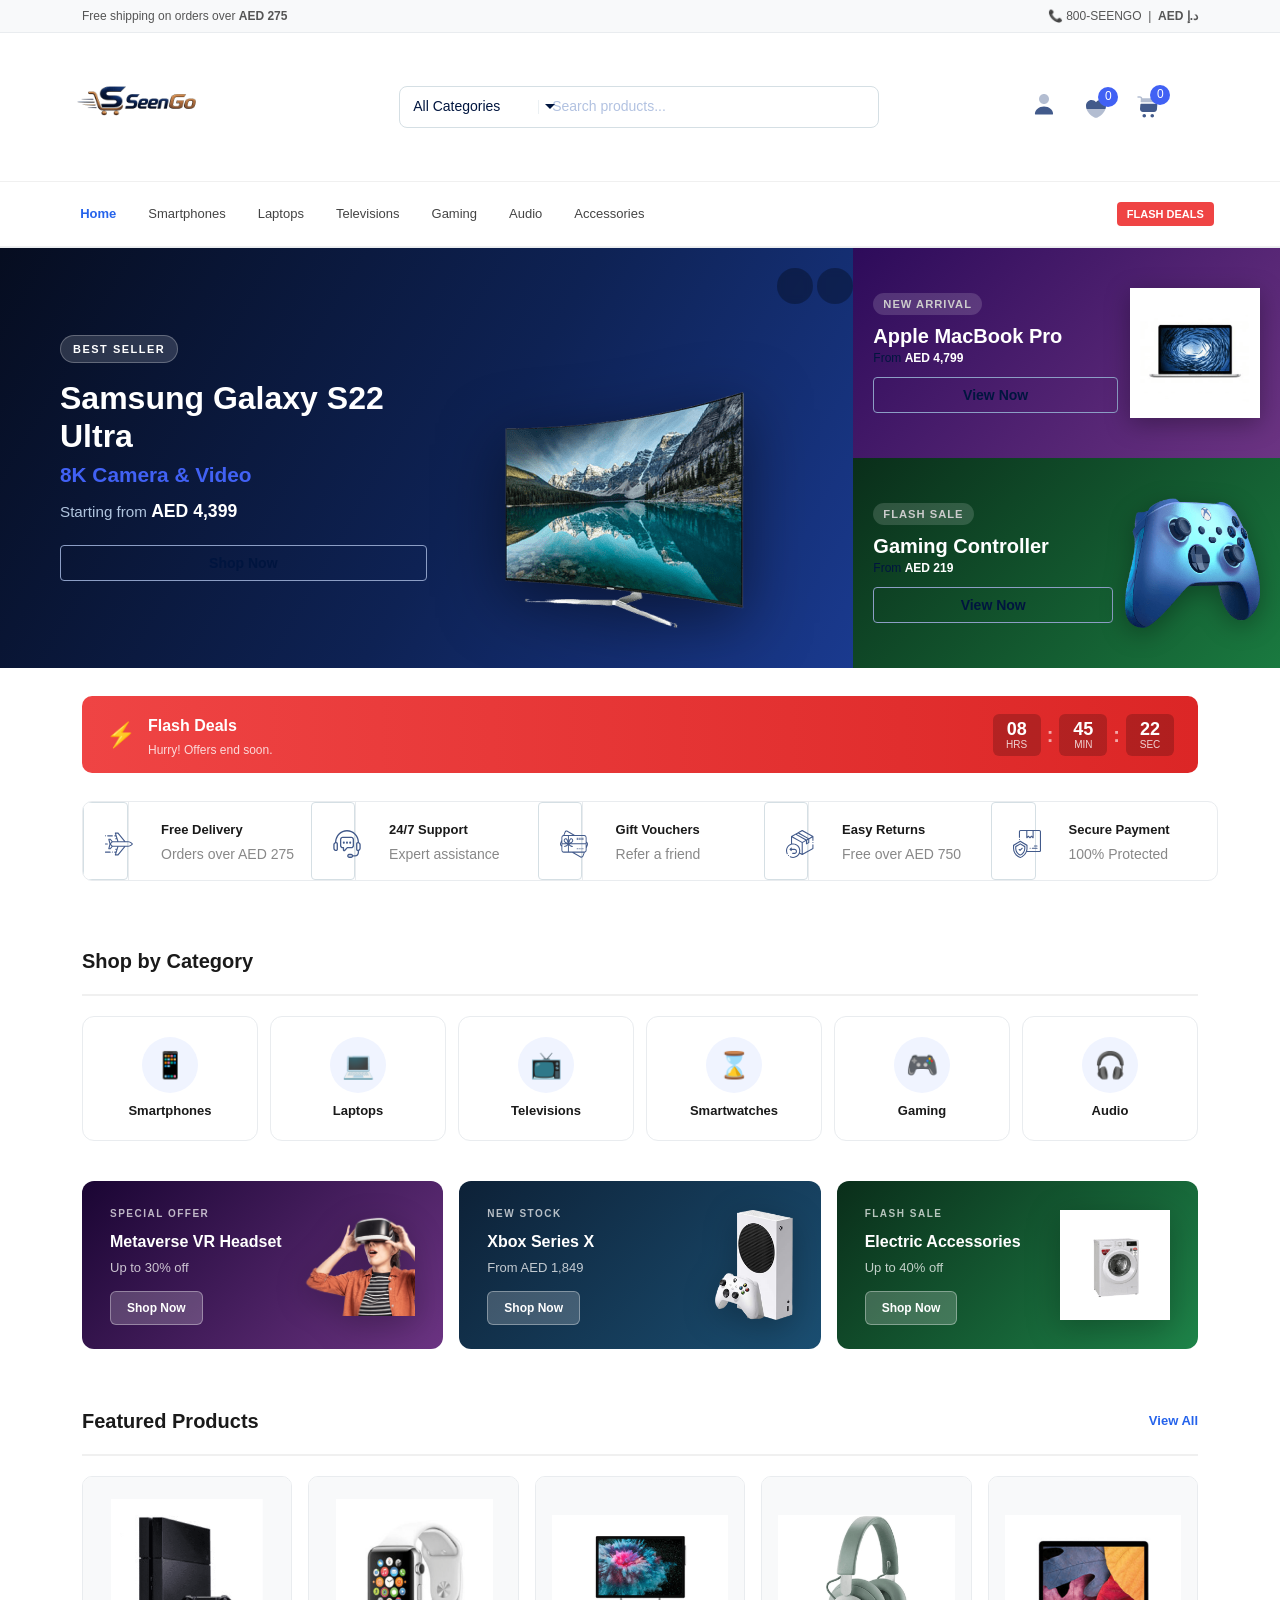
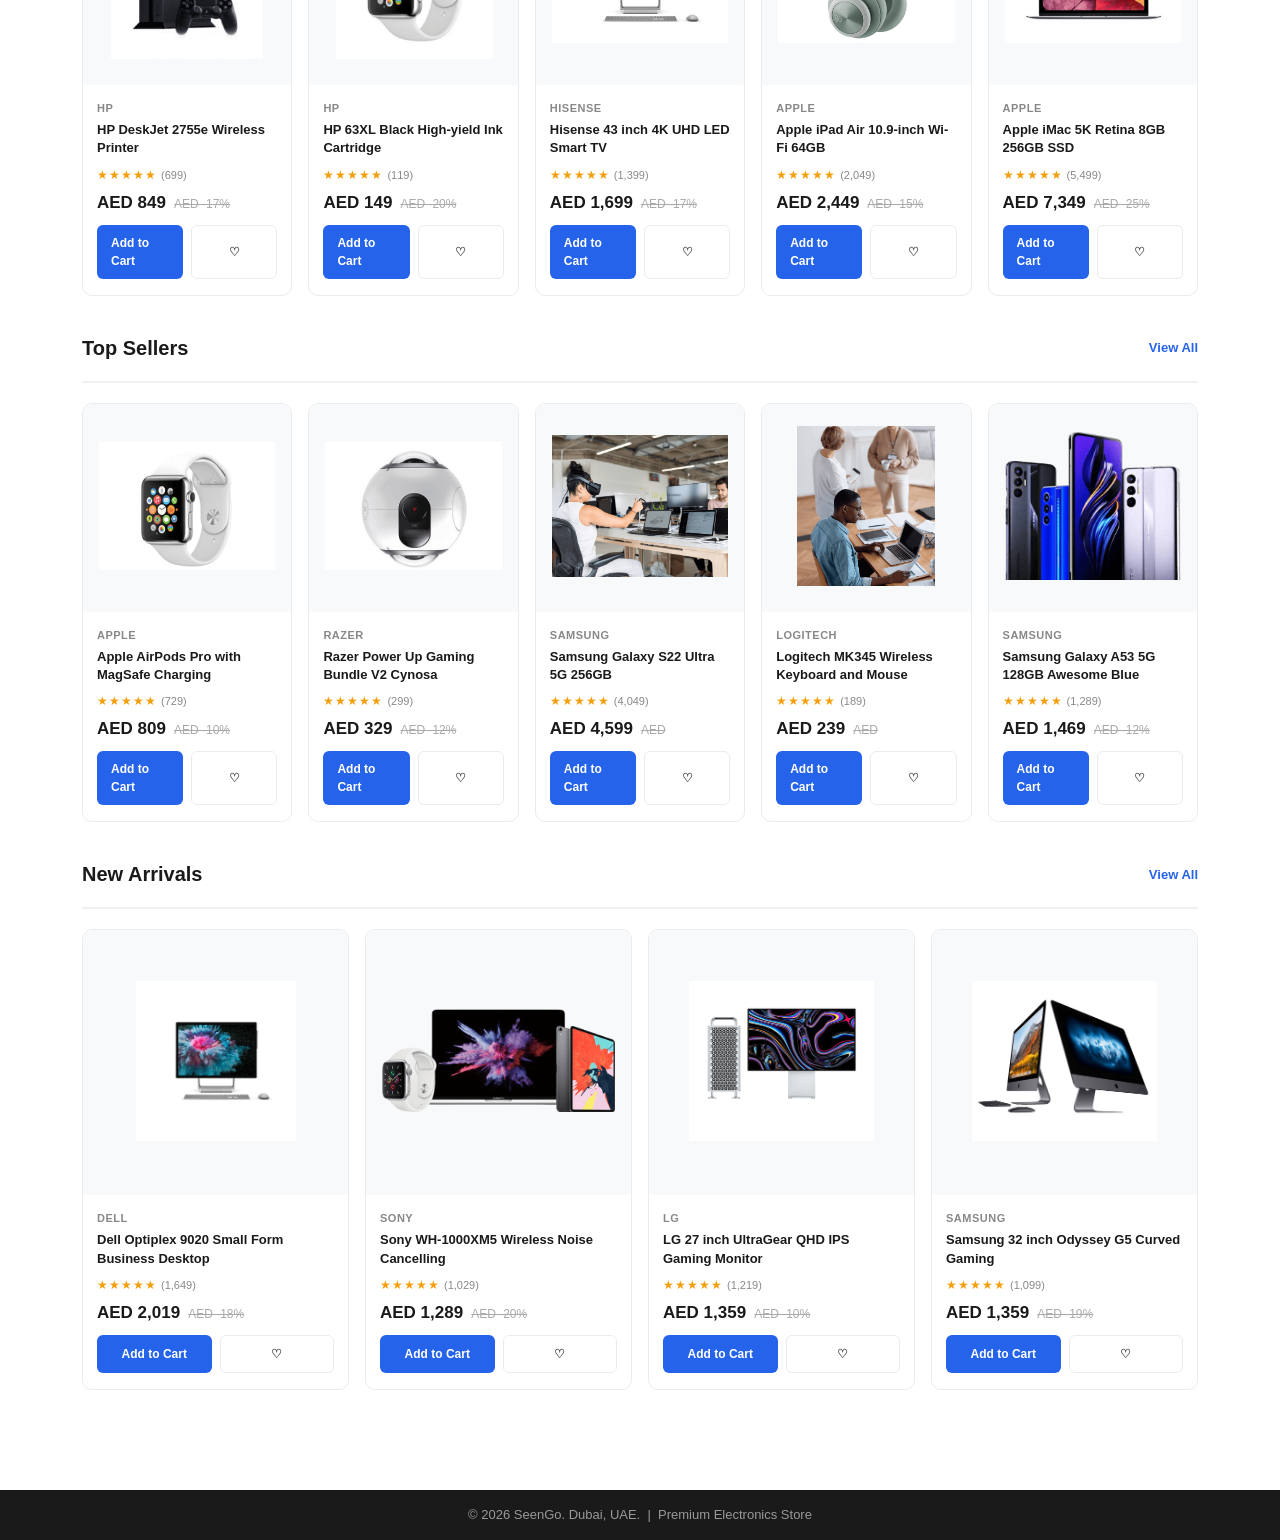
<file: index.html>
﻿<!DOCTYPE html><html lang="en"><head><meta charset="UTF-8"><meta name="viewport" content="width=device-width,initial-scale=1,maximum-scale=1"><title>SeenGo - Dubai Premium Electronics</title><link href="assets/css/style.css?v=3.0.0" rel="stylesheet"><link href="assets/css/seengo-minimal.css" rel="stylesheet"></head><body><div class="topbar" style="background:#f8f9fa;border-bottom:1px solid #e9ecef;padding:7px 0;"><div class="container" style="display:flex;justify-content:space-between;align-items:center;font-size:12px;color:#555;"><span>Free shipping on orders over <strong>AED 275</strong></span><span>&#128222;&nbsp;800-SEENGO &nbsp;|&nbsp; <strong>AED &#x62f;.&#x625;</strong></span></div></div><header class="header header-container sticky-bar" style="background:#fff;border-bottom:1px solid #e9ecef;"><div class="container"><div class="main-header"><div class="header-left" style="display:flex;align-items:center;gap:16px;width:100%;padding:12px 0;"><div class="header-logo"><a href="index.html"><img alt="SeenGo" src="assets/imgs/ChatGPT Image Jun 26, 2026, 11_08_43 PM.png" style="height:52px;width:auto;"></a></div><div class="header-search" style="flex:1;max-width:480px;"><div class="box-header-search"><form class="form-search" method="post" action="#"><div class="box-category"><select class="select-active"><option>All Categories</option><option>Smartphones</option><option>Laptops</option><option>Tablets</option><option>TVs</option><option>Gaming</option><option>Audio</option></select></div><div class="box-keysearch"><input class="form-control font-xs" type="text" placeholder="Search products..."></div></form></div></div><div class="header-shop" style="margin-left:auto;display:flex;align-items:center;gap:16px;"><div class="d-inline-block box-dropdown-cart"><span class="font-lg icon-list icon-account" style="cursor:pointer;"><span>Account</span></span><div class="dropdown-account"><ul style="padding:12px 16px;margin:0;list-style:none;min-width:160px;"><li style="margin-bottom:8px;"><a href="page-login.html" style="font-weight:600;color:#1a1a1a;font-size:13px;">Login / Register</a></li><li><a href="page-account.html" style="color:#555;font-size:13px;">My Orders</a></li></ul></div></div><a class="font-lg icon-list icon-wishlist" href="shop-wishlist.html" style="text-decoration:none;"><span>Wishlist</span><span class="number-item font-xs">0</span></a><div class="d-inline-block box-dropdown-cart"><span class="font-lg icon-list icon-cart"><span>Cart</span><span class="number-item font-xs">0</span></span><div class="dropdown-cart"><div style="padding:20px;text-align:center;color:#888;font-size:13px;">Your cart is empty</div><div style="padding:0 15px 15px;"><a class="btn btn-buy w-100" href="shop-cart.html">View Cart</a></div></div></div></div><div class="burger-icon burger-icon-white d-xl-none"><span class="burger-icon-top"></span><span class="burger-icon-mid"></span><span class="burger-icon-bottom"></span></div></div></div></div></div><div class="header-bottom" style="background:#fff;border-top:1px solid #f0f0f0;"><div class="container" style="display:flex;align-items:center;padding:6px 15px;"><nav class="d-none d-xl-flex" style="gap:4px;"><a href="index.html" style="padding:7px 14px;font-size:13px;font-weight:700;color:#2563eb;border-radius:6px;text-decoration:none;">Home</a><a href="shop-single-product.html" style="padding:7px 14px;font-size:13px;color:#444;border-radius:6px;text-decoration:none;">Smartphones</a><a href="shop-single-product.html" style="padding:7px 14px;font-size:13px;color:#444;border-radius:6px;text-decoration:none;">Laptops</a><a href="shop-single-product.html" style="padding:7px 14px;font-size:13px;color:#444;border-radius:6px;text-decoration:none;">Televisions</a><a href="shop-single-product.html" style="padding:7px 14px;font-size:13px;color:#444;border-radius:6px;text-decoration:none;">Gaming</a><a href="shop-single-product.html" style="padding:7px 14px;font-size:13px;color:#444;border-radius:6px;text-decoration:none;">Audio</a><a href="shop-single-product.html" style="padding:7px 14px;font-size:13px;color:#444;border-radius:6px;text-decoration:none;">Accessories</a></nav><span style="margin-left:auto;background:#ef4444;color:#fff;font-size:11px;font-weight:700;padding:3px 10px;border-radius:4px;"> FLASH DEALS</span></div></div></header><div class="mobile-header-active mobile-header-wrapper-style perfect-scrollbar"><div class="mobile-header-wrapper-inner"><div class="mobile-header-content-area"><div class="mobile-logo"><a href="index.html"><img alt="SeenGo" src="assets/imgs/ChatGPT Image Jun 26, 2026, 11_08_43 PM.png" style="height:44px;width:auto;"></a></div><div class="perfect-scroll"><div class="mobile-menu-wrap mobile-header-border"><nav class="mt-15"><ul class="mobile-menu font-heading"><li><a class="active" href="index.html">Home</a></li><li><a href="shop-single-product.html">Shop</a></li><li><a href="shop-wishlist.html">Wishlist</a></li><li><a href="shop-cart.html">Cart</a></li><li><a href="page-login.html">Login</a></li></ul></nav></div></div></div></div></div><main class="main"><section class="section-box seengo-hero"><div class="container-fluid px-0"><div class="row g-0"><div class="col-lg-8 col-12"><div class="swiper-container swiper-banner-1" style="height:100%;"><div class="swiper-wrapper"><div class="swiper-slide"><div class="seengo-slide" style="background:linear-gradient(120deg,#060d20 0%,#0e2254 55%,#1a3a8f 100%);"><div class="seengo-slide-text"><span class="slide-tag">Best Seller</span><h2>Samsung Galaxy S22 Ultra</h2><h3 class="color-brand-2">8K Camera &amp; Video</h3><p>Starting from <strong>AED 4,399</strong></p><a class="btn btn-cart" href="shop-single-product.html">Shop Now</a></div><div class="seengo-slide-img"><img src="assets/imgs/page/homepage1/samsung.png" alt="Samsung S22 Ultra"></div></div></div><div class="swiper-slide"><div class="seengo-slide" style="background:linear-gradient(120deg,#0d0d1a 0%,#16213e 55%,#1a2a5e 100%);"><div class="seengo-slide-text"><span class="slide-tag">New Arrival</span><h2>iPhone 12 Pro</h2><h3 class="color-brand-2">128GB - Pacific Blue</h3><p>Starting from <strong>AED 3,299</strong></p><a class="btn btn-cart" href="shop-single-product.html">Shop Now</a></div><div class="seengo-slide-img"><img src="assets/imgs/page/homepage1/iphone-12.png" alt="iPhone 12 Pro"></div></div></div><div class="swiper-slide"><div class="seengo-slide" style="background:linear-gradient(120deg,#05161a 0%,#0d3040 55%,#1b5e7a 100%);"><div class="seengo-slide-text"><span class="slide-tag">Hot Deal</span><h2>4K OLED Smart TV</h2><h3 class="color-brand-2">65" Dolby Vision</h3><p>Starting from <strong>AED 2,899</strong></p><a class="btn btn-cart" href="shop-single-product.html">Shop Now</a></div><div class="seengo-slide-img"><img src="assets/imgs/page/homepage1/screen.png" alt="4K TV"></div></div></div></div><div class="swiper-button-next swiper-button-next-1"></div><div class="swiper-button-prev swiper-button-prev-1"></div><div class="swiper-pagination swiper-pagination-1"></div></div></div><div class="col-lg-4 d-none d-lg-flex flex-column"><div class="seengo-side-banner" style="background:linear-gradient(135deg,#2d0b5a 0%,#6c3483 100%);flex:1;"><div class="seengo-side-text"><span class="slide-tag-sm">New Arrival</span><h5 class="color-white">Apple MacBook Pro</h5><p class="font-xs color-gray-300">From <strong class="color-white">AED 4,799</strong></p><a class="btn btn-xs btn-cart mt-10" href="shop-single-product.html">View Now</a></div><img src="assets/imgs/page/homepage1/laptop.png" alt="MacBook Pro"></div><div class="seengo-side-banner" style="background:linear-gradient(135deg,#0a2e1a 0%,#1a7a40 100%);flex:1;"><div class="seengo-side-text"><span class="slide-tag-sm">Flash Sale</span><h5 class="color-white">Gaming Controller</h5><p class="font-xs color-gray-300">From <strong class="color-white">AED 219</strong></p><a class="btn btn-xs btn-cart mt-10" href="shop-single-product.html">View Now</a></div><img src="assets/imgs/page/homepage1/controller.png" alt="Gaming Controller"></div></div></div></div></section><section class="sg-section" style="padding:24px 0 0;"><div class="container"><div class="sg-flash-bar"><div class="flash-left"><span style="font-size:24px;">&#9889;</span><div><h4>Flash Deals</h4><p>Hurry! Offers end soon.</p></div></div><div class="flash-timer"><div class="time-box">08<small>HRS</small></div><div class="time-sep">:</div><div class="time-box">45<small>MIN</small></div><div class="time-sep">:</div><div class="time-box">22<small>SEC</small></div></div></div></div></section><section class="sg-section" style="padding:28px 0;"><div class="container"><ul class="list-col-5"><li><div class="item-list"><div class="icon-left"><img src="assets/imgs/template/delivery.svg" alt="delivery"></div><div class="info-right"><h5 class="font-lg-bold color-gray-100">Free Delivery</h5><p class="font-sm color-gray-500">Orders over AED 275</p></div></div></li><li><div class="item-list"><div class="icon-left"><img src="assets/imgs/template/support.svg" alt="support"></div><div class="info-right"><h5 class="font-lg-bold color-gray-100">24/7 Support</h5><p class="font-sm color-gray-500">Expert assistance</p></div></div></li><li><div class="item-list"><div class="icon-left"><img src="assets/imgs/template/voucher.svg" alt="voucher"></div><div class="info-right"><h5 class="font-lg-bold color-gray-100">Gift Vouchers</h5><p class="font-sm color-gray-500">Refer a friend</p></div></div></li><li><div class="item-list"><div class="icon-left"><img src="assets/imgs/template/return.svg" alt="return"></div><div class="info-right"><h5 class="font-lg-bold color-gray-100">Easy Returns</h5><p class="font-sm color-gray-500">Free over AED 750</p></div></div></li><li><div class="item-list"><div class="icon-left"><img src="assets/imgs/template/secure.svg" alt="secure"></div><div class="info-right"><h5 class="font-lg-bold color-gray-100">Secure Payment</h5><p class="font-sm color-gray-500">100% Protected</p></div></div></li></ul></div></section><section class="sg-section" style="padding:32px 0 20px;"><div class="container"><div class="sg-section-header"><h3>Shop by Category</h3></div><ul class="sg-category-grid"><li><a href="shop-single-product.html" class="sg-cat-card"><div class="cat-icon">&#128241;</div><span>Smartphones</span></a></li><li><a href="shop-single-product.html" class="sg-cat-card"><div class="cat-icon">&#128187;</div><span>Laptops</span></a></li><li><a href="shop-single-product.html" class="sg-cat-card"><div class="cat-icon">&#128250;</div><span>Televisions</span></a></li><li><a href="shop-single-product.html" class="sg-cat-card"><div class="cat-icon">&#8987;</div><span>Smartwatches</span></a></li><li><a href="shop-single-product.html" class="sg-cat-card"><div class="cat-icon">&#127918;</div><span>Gaming</span></a></li><li><a href="shop-single-product.html" class="sg-cat-card"><div class="cat-icon">&#127911;</div><span>Audio</span></a></li></ul></div></section><section class="sg-section" style="padding:20px 0;"><div class="container"><div class="row g-3"><div class="col-lg-4 col-md-6"><div class="sg-promo-banner" style="background:linear-gradient(135deg,#1a0533,#6c3483);"><div class="promo-text"><span class="promo-tag">Special Offer</span><h5>Metaverse VR Headset</h5><p class="promo-price">Up to 30% off</p><a href="shop-single-product.html" class="btn-promo">Shop Now</a></div><img src="assets/imgs/page/homepage1/metaverse.png" alt="VR" class="promo-img"></div></div><div class="col-lg-4 col-md-6"><div class="sg-promo-banner" style="background:linear-gradient(135deg,#0d2137,#1b4f72);"><div class="promo-text"><span class="promo-tag">New Stock</span><h5>Xbox Series X</h5><p class="promo-price">From AED 1,849</p><a href="shop-single-product.html" class="btn-promo">Shop Now</a></div><img src="assets/imgs/page/homepage1/xbox.png" alt="Xbox" class="promo-img"></div></div><div class="col-lg-4 col-md-6"><div class="sg-promo-banner" style="background:linear-gradient(135deg,#0a2e1a,#1e8449);"><div class="promo-text"><span class="promo-tag">Flash Sale</span><h5>Electric Accessories</h5><p class="promo-price">Up to 40% off</p><a href="shop-single-product.html" class="btn-promo">Shop Now</a></div><img src="assets/imgs/page/homepage1/electric.png" alt="Electric" class="promo-img"></div></div></div></div></section><section class="sg-section" style="padding:32px 0;"><div class="container"><div class="sg-section-header"><h3>Featured Products</h3><a href="shop-single-product.html">View All</a></div><div class="sg-product-grid cols-5"><div class="sg-product-card"><div class="card-img"><div class="card-actions"><a href="#" onclick="sgRequireLogin(event,'shop-wishlist.html')" title="Wishlist">&#9825;</a><a href="shop-single-product.html" title="Quick View">&#128065;</a></div><a href="shop-single-product.html"><img src="assets/imgs/page/homepage1/imgsp1.png" alt="HP DeskJet 2755e Wireless Printer"></a></div><div class="card-body"><div class="card-brand">HP</div><a href="shop-single-product.html" class="card-name">HP DeskJet 2755e Wireless Printer</a><div class="card-rating"><span class="stars">&#9733;&#9733;&#9733;&#9733;&#9733;</span><span class="count">(699)</span></div><div class="card-price"><span class="price-now">AED 849</span><span class="price-old">AED -17%</span></div><div class="card-footer-btn"><a href="#" class="btn-add-cart" onclick="sgRequireLogin(event,'shop-cart.html')">Add to Cart</a><a href="#" class="btn-wishlist-card" onclick="sgRequireLogin(event,'shop-wishlist.html')">&#9825;</a></div></div></div><div class="sg-product-card"><div class="card-img"><div class="card-actions"><a href="#" onclick="sgRequireLogin(event,'shop-wishlist.html')" title="Wishlist">&#9825;</a><a href="shop-single-product.html" title="Quick View">&#128065;</a></div><a href="shop-single-product.html"><img src="assets/imgs/page/homepage1/imgsp2.png" alt="HP 63XL Black High-yield Ink Cartridge"></a></div><div class="card-body"><div class="card-brand">HP</div><a href="shop-single-product.html" class="card-name">HP 63XL Black High-yield Ink Cartridge</a><div class="card-rating"><span class="stars">&#9733;&#9733;&#9733;&#9733;&#9733;</span><span class="count">(119)</span></div><div class="card-price"><span class="price-now">AED 149</span><span class="price-old">AED -20%</span></div><div class="card-footer-btn"><a href="#" class="btn-add-cart" onclick="sgRequireLogin(event,'shop-cart.html')">Add to Cart</a><a href="#" class="btn-wishlist-card" onclick="sgRequireLogin(event,'shop-wishlist.html')">&#9825;</a></div></div></div><div class="sg-product-card"><div class="card-img"><div class="card-actions"><a href="#" onclick="sgRequireLogin(event,'shop-wishlist.html')" title="Wishlist">&#9825;</a><a href="shop-single-product.html" title="Quick View">&#128065;</a></div><a href="shop-single-product.html"><img src="assets/imgs/page/homepage1/imgsp3.png" alt="Hisense 43 inch 4K UHD LED Smart TV"></a></div><div class="card-body"><div class="card-brand">Hisense</div><a href="shop-single-product.html" class="card-name">Hisense 43 inch 4K UHD LED Smart TV</a><div class="card-rating"><span class="stars">&#9733;&#9733;&#9733;&#9733;&#9733;</span><span class="count">(1,399)</span></div><div class="card-price"><span class="price-now">AED 1,699</span><span class="price-old">AED -17%</span></div><div class="card-footer-btn"><a href="#" class="btn-add-cart" onclick="sgRequireLogin(event,'shop-cart.html')">Add to Cart</a><a href="#" class="btn-wishlist-card" onclick="sgRequireLogin(event,'shop-wishlist.html')">&#9825;</a></div></div></div><div class="sg-product-card"><div class="card-img"><div class="card-actions"><a href="#" onclick="sgRequireLogin(event,'shop-wishlist.html')" title="Wishlist">&#9825;</a><a href="shop-single-product.html" title="Quick View">&#128065;</a></div><a href="shop-single-product.html"><img src="assets/imgs/page/homepage1/imgsp4.png" alt="Apple iPad Air 10.9-inch Wi-Fi 64GB"></a></div><div class="card-body"><div class="card-brand">Apple</div><a href="shop-single-product.html" class="card-name">Apple iPad Air 10.9-inch Wi-Fi 64GB</a><div class="card-rating"><span class="stars">&#9733;&#9733;&#9733;&#9733;&#9733;</span><span class="count">(2,049)</span></div><div class="card-price"><span class="price-now">AED 2,449</span><span class="price-old">AED -15%</span></div><div class="card-footer-btn"><a href="#" class="btn-add-cart" onclick="sgRequireLogin(event,'shop-cart.html')">Add to Cart</a><a href="#" class="btn-wishlist-card" onclick="sgRequireLogin(event,'shop-wishlist.html')">&#9825;</a></div></div></div><div class="sg-product-card"><div class="card-img"><div class="card-actions"><a href="#" onclick="sgRequireLogin(event,'shop-wishlist.html')" title="Wishlist">&#9825;</a><a href="shop-single-product.html" title="Quick View">&#128065;</a></div><a href="shop-single-product.html"><img src="assets/imgs/page/homepage1/imgsp5.png" alt="Apple iMac 5K Retina 8GB 256GB SSD"></a></div><div class="card-body"><div class="card-brand">Apple</div><a href="shop-single-product.html" class="card-name">Apple iMac 5K Retina 8GB 256GB SSD</a><div class="card-rating"><span class="stars">&#9733;&#9733;&#9733;&#9733;&#9733;</span><span class="count">(5,499)</span></div><div class="card-price"><span class="price-now">AED 7,349</span><span class="price-old">AED -25%</span></div><div class="card-footer-btn"><a href="#" class="btn-add-cart" onclick="sgRequireLogin(event,'shop-cart.html')">Add to Cart</a><a href="#" class="btn-wishlist-card" onclick="sgRequireLogin(event,'shop-wishlist.html')">&#9825;</a></div></div></div></div></div></section><section class="sg-section" style="padding:0 0 32px;"><div class="container"><div class="sg-section-header"><h3>Top Sellers</h3><a href="shop-single-product.html">View All</a></div><div class="sg-product-grid cols-5"><div class="sg-product-card"><div class="card-img"><div class="card-actions"><a href="#" onclick="sgRequireLogin(event,'shop-wishlist.html')" title="Wishlist">&#9825;</a><a href="shop-single-product.html" title="Quick View">&#128065;</a></div><a href="shop-single-product.html"><img src="assets/imgs/page/homepage1/imgsp6.png" alt="Apple AirPods Pro with MagSafe Charging"></a></div><div class="card-body"><div class="card-brand">Apple</div><a href="shop-single-product.html" class="card-name">Apple AirPods Pro with MagSafe Charging</a><div class="card-rating"><span class="stars">&#9733;&#9733;&#9733;&#9733;&#9733;</span><span class="count">(729)</span></div><div class="card-price"><span class="price-now">AED 809</span><span class="price-old">AED -10%</span></div><div class="card-footer-btn"><a href="#" class="btn-add-cart" onclick="sgRequireLogin(event,'shop-cart.html')">Add to Cart</a><a href="#" class="btn-wishlist-card" onclick="sgRequireLogin(event,'shop-wishlist.html')">&#9825;</a></div></div></div><div class="sg-product-card"><div class="card-img"><div class="card-actions"><a href="#" onclick="sgRequireLogin(event,'shop-wishlist.html')" title="Wishlist">&#9825;</a><a href="shop-single-product.html" title="Quick View">&#128065;</a></div><a href="shop-single-product.html"><img src="assets/imgs/page/homepage1/imgsp7.png" alt="Razer Power Up Gaming Bundle V2 Cynosa"></a></div><div class="card-body"><div class="card-brand">Razer</div><a href="shop-single-product.html" class="card-name">Razer Power Up Gaming Bundle V2 Cynosa</a><div class="card-rating"><span class="stars">&#9733;&#9733;&#9733;&#9733;&#9733;</span><span class="count">(299)</span></div><div class="card-price"><span class="price-now">AED 329</span><span class="price-old">AED -12%</span></div><div class="card-footer-btn"><a href="#" class="btn-add-cart" onclick="sgRequireLogin(event,'shop-cart.html')">Add to Cart</a><a href="#" class="btn-wishlist-card" onclick="sgRequireLogin(event,'shop-wishlist.html')">&#9825;</a></div></div></div><div class="sg-product-card"><div class="card-img"><div class="card-actions"><a href="#" onclick="sgRequireLogin(event,'shop-wishlist.html')" title="Wishlist">&#9825;</a><a href="shop-single-product.html" title="Quick View">&#128065;</a></div><a href="shop-single-product.html"><img src="assets/imgs/page/homepage1/img-1.png" alt="Samsung Galaxy S22 Ultra 5G 256GB"></a></div><div class="card-body"><div class="card-brand">Samsung</div><a href="shop-single-product.html" class="card-name">Samsung Galaxy S22 Ultra 5G 256GB</a><div class="card-rating"><span class="stars">&#9733;&#9733;&#9733;&#9733;&#9733;</span><span class="count">(4,049)</span></div><div class="card-price"><span class="price-now">AED 4,599</span><span class="price-old">AED </span></div><div class="card-footer-btn"><a href="#" class="btn-add-cart" onclick="sgRequireLogin(event,'shop-cart.html')">Add to Cart</a><a href="#" class="btn-wishlist-card" onclick="sgRequireLogin(event,'shop-wishlist.html')">&#9825;</a></div></div></div><div class="sg-product-card"><div class="card-img"><div class="card-actions"><a href="#" onclick="sgRequireLogin(event,'shop-wishlist.html')" title="Wishlist">&#9825;</a><a href="shop-single-product.html" title="Quick View">&#128065;</a></div><a href="shop-single-product.html"><img src="assets/imgs/page/homepage1/img-2.png" alt="Logitech MK345 Wireless Keyboard and Mouse"></a></div><div class="card-body"><div class="card-brand">Logitech</div><a href="shop-single-product.html" class="card-name">Logitech MK345 Wireless Keyboard and Mouse</a><div class="card-rating"><span class="stars">&#9733;&#9733;&#9733;&#9733;&#9733;</span><span class="count">(189)</span></div><div class="card-price"><span class="price-now">AED 239</span><span class="price-old">AED </span></div><div class="card-footer-btn"><a href="#" class="btn-add-cart" onclick="sgRequireLogin(event,'shop-cart.html')">Add to Cart</a><a href="#" class="btn-wishlist-card" onclick="sgRequireLogin(event,'shop-wishlist.html')">&#9825;</a></div></div></div><div class="sg-product-card"><div class="card-img"><div class="card-actions"><a href="#" onclick="sgRequireLogin(event,'shop-wishlist.html')" title="Wishlist">&#9825;</a><a href="shop-single-product.html" title="Quick View">&#128065;</a></div><a href="shop-single-product.html"><img src="assets/imgs/page/homepage1/phone.png" alt="Samsung Galaxy A53 5G 128GB Awesome Blue"></a></div><div class="card-body"><div class="card-brand">Samsung</div><a href="shop-single-product.html" class="card-name">Samsung Galaxy A53 5G 128GB Awesome Blue</a><div class="card-rating"><span class="stars">&#9733;&#9733;&#9733;&#9733;&#9733;</span><span class="count">(1,289)</span></div><div class="card-price"><span class="price-now">AED 1,469</span><span class="price-old">AED -12%</span></div><div class="card-footer-btn"><a href="#" class="btn-add-cart" onclick="sgRequireLogin(event,'shop-cart.html')">Add to Cart</a><a href="#" class="btn-wishlist-card" onclick="sgRequireLogin(event,'shop-wishlist.html')">&#9825;</a></div></div></div></div></div></section><section class="sg-section" style="padding:0 0 40px;"><div class="container"><div class="sg-section-header"><h3>New Arrivals</h3><a href="shop-single-product.html">View All</a></div><div class="sg-product-grid"><div class="sg-product-card"><div class="card-img"><div class="card-actions"><a href="#" onclick="sgRequireLogin(event,'shop-wishlist.html')">&#9825;</a></div><a href="shop-single-product.html"><img src="assets/imgs/page/homepage1/computer.png" alt="Dell Optiplex 9020 Small Form Business Desktop"></a></div><div class="card-body"><div class="card-brand">Dell</div><a href="shop-single-product.html" class="card-name">Dell Optiplex 9020 Small Form Business Desktop</a><div class="card-rating"><span class="stars">&#9733;&#9733;&#9733;&#9733;&#9733;</span><span class="count">(1,649)</span></div><div class="card-price"><span class="price-now">AED 2,019</span><span class="price-old">AED -18%</span></div><div class="card-footer-btn"><a href="#" class="btn-add-cart" onclick="sgRequireLogin(event,'shop-cart.html')">Add to Cart</a><a href="#" class="btn-wishlist-card" onclick="sgRequireLogin(event,'shop-wishlist.html')">&#9825;</a></div></div></div><div class="sg-product-card"><div class="card-img"><div class="card-actions"><a href="#" onclick="sgRequireLogin(event,'shop-wishlist.html')">&#9825;</a></div><a href="shop-single-product.html"><img src="assets/imgs/page/homepage1/electronic.png" alt="Sony WH-1000XM5 Wireless Noise Cancelling"></a></div><div class="card-body"><div class="card-brand">Sony</div><a href="shop-single-product.html" class="card-name">Sony WH-1000XM5 Wireless Noise Cancelling</a><div class="card-rating"><span class="stars">&#9733;&#9733;&#9733;&#9733;&#9733;</span><span class="count">(1,029)</span></div><div class="card-price"><span class="price-now">AED 1,289</span><span class="price-old">AED -20%</span></div><div class="card-footer-btn"><a href="#" class="btn-add-cart" onclick="sgRequireLogin(event,'shop-cart.html')">Add to Cart</a><a href="#" class="btn-wishlist-card" onclick="sgRequireLogin(event,'shop-wishlist.html')">&#9825;</a></div></div></div><div class="sg-product-card"><div class="card-img"><div class="card-actions"><a href="#" onclick="sgRequireLogin(event,'shop-wishlist.html')">&#9825;</a></div><a href="shop-single-product.html"><img src="assets/imgs/page/homepage1/screen-2.png" alt="LG 27 inch UltraGear QHD IPS Gaming Monitor"></a></div><div class="card-body"><div class="card-brand">LG</div><a href="shop-single-product.html" class="card-name">LG 27 inch UltraGear QHD IPS Gaming Monitor</a><div class="card-rating"><span class="stars">&#9733;&#9733;&#9733;&#9733;&#9733;</span><span class="count">(1,219)</span></div><div class="card-price"><span class="price-now">AED 1,359</span><span class="price-old">AED -10%</span></div><div class="card-footer-btn"><a href="#" class="btn-add-cart" onclick="sgRequireLogin(event,'shop-cart.html')">Add to Cart</a><a href="#" class="btn-wishlist-card" onclick="sgRequireLogin(event,'shop-wishlist.html')">&#9825;</a></div></div></div><div class="sg-product-card"><div class="card-img"><div class="card-actions"><a href="#" onclick="sgRequireLogin(event,'shop-wishlist.html')">&#9825;</a></div><a href="shop-single-product.html"><img src="assets/imgs/page/homepage1/screen-3.png" alt="Samsung 32 inch Odyssey G5 Curved Gaming"></a></div><div class="card-body"><div class="card-brand">Samsung</div><a href="shop-single-product.html" class="card-name">Samsung 32 inch Odyssey G5 Curved Gaming</a><div class="card-rating"><span class="stars">&#9733;&#9733;&#9733;&#9733;&#9733;</span><span class="count">(1,099)</span></div><div class="card-price"><span class="price-now">AED 1,359</span><span class="price-old">AED -19%</span></div><div class="card-footer-btn"><a href="#" class="btn-add-cart" onclick="sgRequireLogin(event,'shop-cart.html')">Add to Cart</a><a href="#" class="btn-wishlist-card" onclick="sgRequireLogin(event,'shop-wishlist.html')">&#9825;</a></div></div></div></div></div></section><div class="modal fade" id="sgLoginModal" tabindex="-1" aria-hidden="true"><div class="modal-dialog modal-dialog-centered sg-login-modal" style="max-width:420px;"><div class="modal-content" style="border:none;border-radius:16px;box-shadow:0 20px 60px rgba(0,0,0,0.15);"><div class="modal-body" style="padding:36px 40px;"><button type="button" class="btn-close" data-bs-dismiss="modal" style="position:absolute;top:16px;right:16px;"></button><div style="text-align:center;margin-bottom:20px;"><img src="assets/imgs/ChatGPT Image Jun 26, 2026, 11_08_43 PM.png" alt="SeenGo" style="height:40px;width:auto;display:inline-block;margin-bottom:12px;"><h4 style="font-size:20px;font-weight:700;color:#1a1a1a;margin:0 0 4px;">Welcome to SeenGo</h4><p style="font-size:13px;color:#888;margin:0;">Sign in to add items to cart &amp; wishlist</p></div><ul class="nav nav-tabs" id="sgAuthTab" style="border:none;background:#f0f0f0;border-radius:8px;padding:4px;margin-bottom:24px;display:grid;grid-template-columns:1fr 1fr;gap:4px;" role="tablist"><li class="nav-item" role="presentation"><button class="nav-link active" id="login-tab" data-bs-toggle="tab" data-bs-target="#loginPane" type="button" role="tab" style="border:none;background:transparent;border-radius:6px;padding:8px;font-size:13px;font-weight:600;color:#666;width:100%;transition:all 0.2s;">Login</button></li><li class="nav-item" role="presentation"><button class="nav-link" id="register-tab" data-bs-toggle="tab" data-bs-target="#registerPane" type="button" role="tab" style="border:none;background:transparent;border-radius:6px;padding:8px;font-size:13px;font-weight:600;color:#666;width:100%;transition:all 0.2s;">Register</button></li></ul><div class="tab-content"><div class="tab-pane fade show active" id="loginPane" role="tabpanel"><form id="sgLoginForm"><div style="margin-bottom:16px;"><label style="display:block;font-size:13px;font-weight:600;color:#333;margin-bottom:6px;">Email Address</label><input type="email" class="form-control" placeholder="your@email.com" required style="border:1px solid #e0e0e0;border-radius:8px;padding:10px 14px;font-size:14px;width:100%;"></div><div style="margin-bottom:16px;"><label style="display:block;font-size:13px;font-weight:600;color:#333;margin-bottom:6px;">Password</label><input type="password" class="form-control" placeholder="Enter your password" required style="border:1px solid #e0e0e0;border-radius:8px;padding:10px 14px;font-size:14px;width:100%;"></div><button type="submit" class="sg-btn-primary">Login to SeenGo</button></form><div class="sg-divider" style="display:flex;align-items:center;gap:12px;margin:18px 0;color:#bbb;font-size:12px;"><span style="flex:1;height:1px;background:#e9ecef;display:block;"></span>or<span style="flex:1;height:1px;background:#e9ecef;display:block;"></span></div><a id="sgGuestBtn" class="sg-guest-link" style="display:block;text-align:center;font-size:13px;color:#2563eb;cursor:pointer;text-decoration:underline;">Continue as Guest</a></div><div class="tab-pane fade" id="registerPane" role="tabpanel"><form id="sgRegisterForm"><div style="margin-bottom:14px;"><label style="display:block;font-size:13px;font-weight:600;color:#333;margin-bottom:6px;">Full Name</label><input type="text" class="form-control" placeholder="Your full name" required style="border:1px solid #e0e0e0;border-radius:8px;padding:10px 14px;font-size:14px;width:100%;"></div><div style="margin-bottom:14px;"><label style="display:block;font-size:13px;font-weight:600;color:#333;margin-bottom:6px;">Email Address</label><input type="email" class="form-control" placeholder="your@email.com" required style="border:1px solid #e0e0e0;border-radius:8px;padding:10px 14px;font-size:14px;width:100%;"></div><div style="margin-bottom:14px;"><label style="display:block;font-size:13px;font-weight:600;color:#333;margin-bottom:6px;">Password</label><input type="password" class="form-control" placeholder="Create a password" required style="border:1px solid #e0e0e0;border-radius:8px;padding:10px 14px;font-size:14px;width:100%;"></div><button type="submit" class="sg-btn-primary">Create Account</button></form></div></div></div></div></div></div></main><footer class="sg-footer"><p>&#169; 2026 SeenGo. Dubai, UAE. &nbsp;|&nbsp; Premium Electronics Store</p></footer><script src="assets/js/vendors/jquery-3.6.0.min.js"></script><script src="assets/js/vendors/bootstrap.bundle.min.js"></script><script src="assets/js/vendors/swiper-bundle.min.js"></script><script src="assets/js/vendors/select2.min.js"></script><script src="assets/js/vendors/perfect-scrollbar.min.js"></script><script src="assets/js/vendors/scrollup.js"></script><script src="assets/js/vendors/wow.js"></script><script src="assets/js/vendors/waypoints.js"></script><script src="assets/js/vendors/slick.js"></script><script src="assets/js/main.js?v=3.0.0"></script><script src="assets/js/shop.js?v=1.2.1"></script><script>var _sgDest="shop-cart.html";function sgRequireLogin(e,dest){e.preventDefault();_sgDest=dest||"shop-cart.html";var m=new bootstrap.Modal(document.getElementById("sgLoginModal"));m.show();}document.addEventListener("DOMContentLoaded",function(){var lf=document.getElementById("sgLoginForm");if(lf)lf.addEventListener("submit",function(e){e.preventDefault();bootstrap.Modal.getInstance(document.getElementById("sgLoginModal")).hide();window.location.href=_sgDest;});var rf=document.getElementById("sgRegisterForm");if(rf)rf.addEventListener("submit",function(e){e.preventDefault();bootstrap.Modal.getInstance(document.getElementById("sgLoginModal")).hide();window.location.href=_sgDest;});var gb=document.getElementById("sgGuestBtn");if(gb)gb.addEventListener("click",function(e){e.preventDefault();bootstrap.Modal.getInstance(document.getElementById("sgLoginModal")).hide();window.location.href=_sgDest;});document.querySelectorAll("#sgAuthTab .nav-link").forEach(function(btn){btn.addEventListener("click",function(){document.querySelectorAll("#sgAuthTab .nav-link").forEach(function(b){b.style.background="transparent";b.style.color="#666";b.style.boxShadow="none";});btn.style.background="#fff";btn.style.color="#1a1a1a";btn.style.boxShadow="0 1px 4px rgba(0,0,0,0.1)";});});});</script></body></html>
</file>
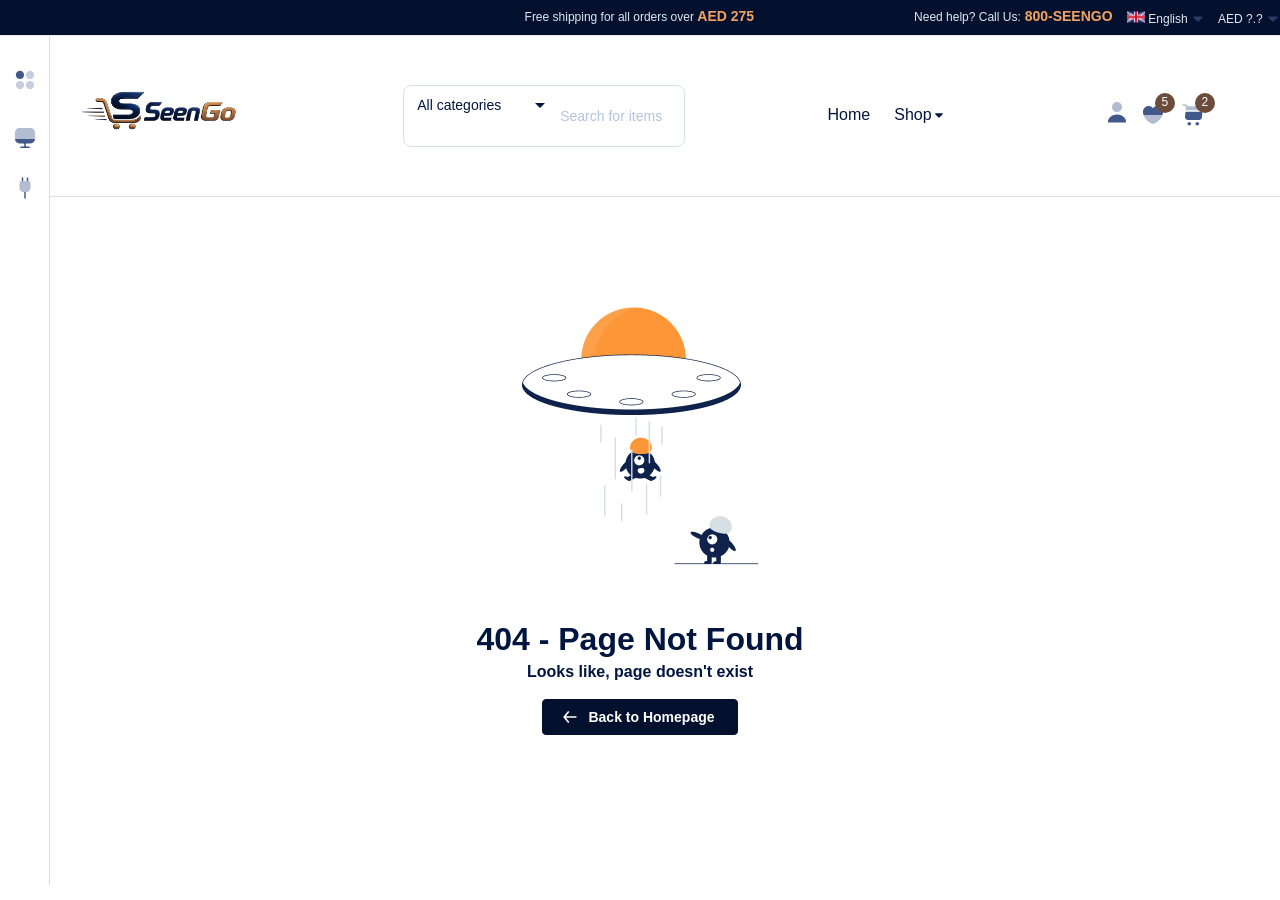
<file: page-404.html>
﻿<!DOCTYPE html>
<html lang="en">
  <head>
    <meta charset="UTF-8">
    <meta name="viewport" content="width=device-width, initial-scale=1, maximum-scale=1">
    <meta http-equiv="X-UA-Compatible" content="ie=edge">
    <meta name="msapplication-TileColor" content="#0E0E0E">
    <meta name="template-color" content="#0E0E0E">
    <meta name="description" content="Index page">
    <meta name="keywords" content="index, page">
    <meta name="author" content="">
    <link href="assets/css/style.css?v=3.0.0" rel="stylesheet"><link href="assets/css/seengo-minimal.css" rel="stylesheet">
    <link href="assets/css/custom-mega.css" rel="stylesheet">
    <title>404 - Seengo Dubai Electronics</title>
  </head>
  <body>
    </div>
    <div class="topbar">
      <div class="container-topbar">
        <div class="menu-topbar-left d-none d-xl-block">
        </div>
        <div class="info-topbar text-center d-none d-xl-block"><span class="font-xs color-brand-3">Free shipping for all orders over</span><span class="font-sm-bold color-success"> AED 275</span></div>
        <div class="menu-topbar-right"><span class="font-xs color-brand-3">Need help? Call Us:</span><span class="font-sm-bold color-success"> 800-SEENGO</span>
          <div class="dropdown dropdown-language">
            <button class="btn dropdown-toggle" id="dropdownPage" type="button" data-bs-toggle="dropdown" aria-expanded="true" data-bs-display="static"><span class="dropdown-right font-xs color-brand-3"><img src="assets/imgs/template/en.svg" alt="Seengo"> English</span></button>
            <ul class="dropdown-menu dropdown-menu-light" aria-labelledby="dropdownPage" data-bs-popper="static">
              <li><a class="dropdown-item" href="#"><img src="assets/imgs/template/flag-en.svg" alt="Seengo"> English</a></li>
              <li><a class="dropdown-item" href="#"><img src="assets/imgs/template/flag-fr.svg" alt="Seengo"> Français</a></li>
              <li><a class="dropdown-item" href="#"><img src="assets/imgs/template/flag-es.svg" alt="Seengo"> Español</a></li>
              <li><a class="dropdown-item" href="#"><img src="assets/imgs/template/flag-pt.svg" alt="Seengo"> Português</a></li>
              <li><a class="dropdown-item" href="#"><img src="assets/imgs/template/flag-cn.svg" alt="Seengo"> 中国人</a></li>
            </ul>
          </div>
          <div class="dropdown dropdown-language">
            <button class="btn dropdown-toggle" id="dropdownPage2" type="button" data-bs-toggle="dropdown" aria-expanded="true" data-bs-display="static"><span class="dropdown-right font-xs color-brand-3">AED ?.?</span></button>
            <ul class="dropdown-menu dropdown-menu-light dropdown-menu-end" aria-labelledby="dropdownPage2" data-bs-popper="static">
              <li><a class="dropdown-item active" href="#">AED &#x62f;.&#x625;</a></li>
              <li><a class="dropdown-item" href="#">USD $</a></li>
              <li><a class="dropdown-item" href="#">EUR &euro;</a></li>
              <li><a class="dropdown-item" href="#">GBP &pound;</a></li>
            </ul>
          </div>
        </div>
      </div>
    </div>
    <header class="header sticky-bar">
      <div class="container">
        <div class="main-header">
          <div class="header-left">
            <div class="header-logo"><a class="d-flex" href="index.html"><img alt="Seengo" src="assets/imgs/ChatGPT Image Jun 26, 2026, 11_08_43 PM.png" style="height:60px;width:auto;"></a></div>
            <div class="header-search">
              <div class="box-header-search">
                <form class="form-search" method="post" action="#">
                  <div class="box-category">
                    <select class="select-active">
                      <option>All categories</option>
                      <option value="Mobile Phones">Mobile Phones</option>
                      <option value="Tablets">Tablets</option>
                      <option value="Headphones">Headphones</option>
                      <option value="Portable Bluetooth Speakers">Portable Bluetooth Speakers</option>
                      <option value="Power Banks">Power Banks</option>
                      <option value="Smartwatches">Smartwatches</option>
                      <option value="Chargers & Cables">Chargers & Cables</option>
                      <option value="Coffee Machines">Coffee Machines</option>
                    </select>
                  </div>
                  <div class="box-keysearch">
                    <input class="form-control font-xs" type="text" value="" placeholder="Search for items">
                  </div>
                </form>
              </div>
            </div>
            <div class="header-nav">
              <nav class="nav-main-menu d-none d-xl-block">
                <ul class="main-menu">
                  <li><a class="active" href="index.html">Home</a></li>
                  <li class="has-children"><a href="shop-grid.html">Shop</a>
                    <ul class="sub-menu two-col">
                      <li><a href="shop-single-product.html">Single Product</a></li>
                      <li><a href="shop-cart.html">Shop Cart</a></li>
                      <li><a href="shop-wishlist.html">Shop Wishlist</a></li>
                    </ul>
                  </li>
                </ul>
              </nav>
              <div class="burger-icon burger-icon-white"><span class="burger-icon-top"></span><span class="burger-icon-mid"></span><span class="burger-icon-bottom"></span></div>
            </div>
            <div class="header-shop">
              <div class="d-inline-block box-dropdown-cart"><span class="font-lg icon-list icon-account"><span>Account</span></span>
                <div class="dropdown-account">
                  <ul style="padding: 15px; margin: 0; list-style: none; min-width: 150px;">
                    <li style="margin-bottom: 10px;"><a href="#" class="open-login-popup" class="color-brand-primary font-sm-bold">My Account</a></li>
                    <li style="margin-bottom: 10px;"><a href="#" class="open-login-popup" class="color-gray-500 font-sm">Order History</a></li>
                    <li style="margin-bottom: 10px;"><a href="#" class="open-login-popup" class="color-gray-500 font-sm">Login / Register</a></li>
                    <li style="border-top: 1px solid #CAD6EC; padding-top: 10px;"><a href="#" class="color-flash-red font-sm">Logout</a></li>
                  </ul>
                </div>
              </div><a class="font-lg icon-list icon-wishlist" href="shop-wishlist.html"><span>Wishlist</span><span class="number-item font-xs">5</span></a>
              <div class="d-inline-block box-dropdown-cart"><span class="font-lg icon-list icon-cart"><span>Cart</span><span class="number-item font-xs">2</span></span>
                <div class="dropdown-cart">
                  <div class="item-cart mb-20">
                    <div class="cart-image"><img src="assets/imgs/page/homepage1/imgsp5.png" alt="Seengo"></div>
                    <div class="cart-info"><a class="font-sm-bold color-brand-3" href="shop-single-product.html">2022 Apple iMac with Retina 5K Display 8GB RAM, 256GB SSD</a>
                      <p><span class="color-brand-2 font-sm-bold">1 x AED 10,483</span></p>
                    </div>
                  </div>
                  <div class="item-cart mb-20">
                    <div class="cart-image"><img src="assets/imgs/page/homepage1/imgsp4.png" alt="Seengo"></div>
                    <div class="cart-info"><a class="font-sm-bold color-brand-3" href="shop-single-product-2.html">2022 Apple iMac with Retina 5K Display 8GB RAM, 256GB SSD</a>
                      <p><span class="color-brand-2 font-sm-bold">1 x AED 10,483</span></p>
                    </div>
                  </div>
                  <div class="border-bottom pt-0 mb-15"></div>
                  <div class="cart-total">
                    <div class="row">
                      <div class="col-6 text-start"><span class="font-md-bold color-brand-3">Total</span></div>
                      <div class="col-6"><span class="font-md-bold color-brand-1">AED 9,492</span></div>
                    </div>
                    <div class="row mt-15">
                      <div class="col-6 text-start"><a class="btn btn-cart w-auto" href="shop-cart.html">View cart</a></div>
                      <div class="col-6"><a class="btn btn-buy w-auto" href="shop-checkout.html">Checkout</a></div>
                    </div>
                  </div>
                </div>
              </div>
            </div>
          </div>
        </div>
      </div>
    </header>
    <div class="mobile-header-active mobile-header-wrapper-style perfect-scrollbar">
      <div class="mobile-header-wrapper-inner">
        <div class="mobile-header-content-area">
          <div class="mobile-logo"><a class="d-flex" href="index.html"><img alt="Seengo" src="assets/imgs/ChatGPT Image Jun 26, 2026, 11_08_43 PM.png" style="height:60px;width:auto;"></a></div>
          <div class="perfect-scroll">
            <div class="mobile-menu-wrap mobile-header-border">
              <nav class="mt-15">
                <ul class="mobile-menu font-heading">
                  <li><a class="active" href="index.html">Home</a></li>
                  <li class="has-children"><a href="shop-grid.html">Shop</a>
                    <ul class="sub-menu">
                      <li><a href="shop-single-product.html">Single Product</a></li>
                      <li><a href="shop-cart.html">Shop Cart</a></li>
                      <li><a href="shop-wishlist.html">Shop Wishlist</a></li>
                    </ul>
                  </li>
                </ul>
              </nav>
            </div>
            <div class="mobile-account">
              <div class="mobile-header-top">
                <div class="user-account"><a href="#" class="open-login-popup"><img src="assets/imgs/template/ava_1.png" alt="Seengo"></a>
                  <div class="content">
                    <h6 class="user-name">Hello<span class="text-brand"> Steven !</span></h6>
                    <p class="font-xs text-muted">You have 3 new messages</p>
                  </div>
                </div>
              </div>
            </div>
            <div class="mobile-banner">
              <div class="bg-5 block-iphone"><span class="color-brand-3 font-sm-lh32">Starting from AED 3,299</span>
                <h3 class="font-xl mb-10">iPhone 12 Pro 128Gb</h3>
                <p class="font-base color-brand-3 mb-10">Special Sale</p><a class="btn btn-arrow" href="shop-grid.html">learn more</a>
              </div>
            </div>
          </div>
        </div>
      </div>
    </div>
    <div class="sidebar-left"><a class="btn btn-open" href="#"></a>
      <ul class="menu-icons hidden">
        <li><a href="javascript:void(0)"><img src="assets/imgs/template/monitor.svg" alt="Seengo"></a></li>
        <li><a href="javascript:void(0)"><img src="assets/imgs/template/electricity.svg" alt="Seengo"></a></li>
      </ul>
      <ul class="menu-texts menu-close">
                <li class="has-children"><a href="javascript:;"><span class="img-link"><img src="assets/imgs/template/monitor.svg" alt="Seengo"></span><span class="text-link">Electronics</span></a>
                </li>
                <li class="has-children"><a href="javascript:;"><span class="img-link"><img src="assets/imgs/template/electricity.svg" alt="Seengo"></span><span class="text-link">Home &amp; Appliances</span></a>
                </li>
              </ul>
            </div>
    <div class="mobile-header-active mobile-header-wrapper-style perfect-scrollbar">
      <div class="mobile-header-wrapper-inner">
        <div class="mobile-header-content-area">
          <div class="mobile-logo"><a class="d-flex" href="index.html"><img alt="Seengo" src="assets/imgs/ChatGPT Image Jun 26, 2026, 11_08_43 PM.png" style="height:60px;width:auto;"></a></div>
          <div class="perfect-scroll">
            <div class="mobile-menu-wrap mobile-header-border">
              <nav class="mt-15">
                <ul class="mobile-menu font-heading">
                  <li><a class="active" href="index.html">Home</a></li>
                  <li class="has-children"><a href="shop-grid.html">Shop</a>
                    <ul class="sub-menu">
                      <li><a href="shop-single-product.html">Single Product</a></li>
                      <li><a href="shop-cart.html">Shop Cart</a></li>
                      <li><a href="shop-wishlist.html">Shop Wishlist</a></li>
                    </ul>
                  </li>
                </ul>
              </nav>
            </div>
            <div class="mobile-account">
              <div class="mobile-header-top">
                <div class="user-account"><a href="#" class="open-login-popup"><img src="assets/imgs/template/ava_1.png" alt="Seengo"></a>
                  <div class="content">
                    <h6 class="user-name">Hello<span class="text-brand"> Steven !</span></h6>
                    <p class="font-xs text-muted">You have 3 new messages</p>
                  </div>
                </div>
              </div>
            </div>
            <div class="mobile-banner">
              <div class="bg-5 block-iphone"><span class="color-brand-3 font-sm-lh32">Starting from AED 3,299</span>
                <h3 class="font-xl mb-10">iPhone 12 Pro 128Gb</h3>
                <p class="font-base color-brand-3 mb-10">Special Sale</p><a class="btn btn-arrow" href="shop-grid.html">learn more</a>
              </div>
            </div>
          </div>
        </div>
      </div>
    </div>
    <main class="main">
      <section class="section-box shop-template mt-60">
        <div class="container">
          <div class="text-center mb-150 mt-50"> 
            <div class="image-404 mb-50"> <img src="assets/imgs/page/account/404.png" alt="Seengo"></div>
            <h3>404 - Page Not Found</h3>
            <p class="font-md-bold color-gray-600">Looks like, page doesn't exist</p>
            <div class="mt-15"> <a class="btn btn-buy w-auto arrow-back">Back to Homepage</a></div>
          </div>
        </div>
      </section>
    </main>
    <script src="assets/js/vendors/modernizr-3.6.0.min.js"></script>
    <script src="assets/js/vendors/jquery-3.6.0.min.js"></script>
    <script src="assets/js/vendors/jquery-migrate-3.3.0.min.js"></script>
    <script src="assets/js/vendors/bootstrap.bundle.min.js"></script>
    <script src="assets/js/vendors/waypoints.js"></script>
    <script src="assets/js/vendors/wow.js"></script>
    <script src="assets/js/vendors/magnific-popup.js"></script>
    <script src="assets/js/vendors/perfect-scrollbar.min.js"></script>
    <script src="assets/js/vendors/select2.min.js"></script>
    <script src="assets/js/vendors/isotope.js"></script>
    <script src="assets/js/vendors/scrollup.js"></script>
    <script src="assets/js/vendors/swiper-bundle.min.js"></script>
    <script src="assets/js/vendors/noUISlider.js"></script>
    <script src="assets/js/vendors/slider.js"></script>
    <!-- Count down-->
    <script src="assets/js/vendors/counterup.js"></script>
    <script src="assets/js/vendors/jquery.countdown.min.js"></script>
    <!-- Count down--><script src="assets/js/vendors/jquery.elevatezoom.js"></script>
<script src="assets/js/vendors/slick.js"></script>
    <script src="assets/js/main.js?v=3.0.0"></script>
    <script src="assets/js/shop.js?v=1.2.1"></script>
      <script src="assets/js/custom-auth.js"></script>
  </body>
</html>
</file>
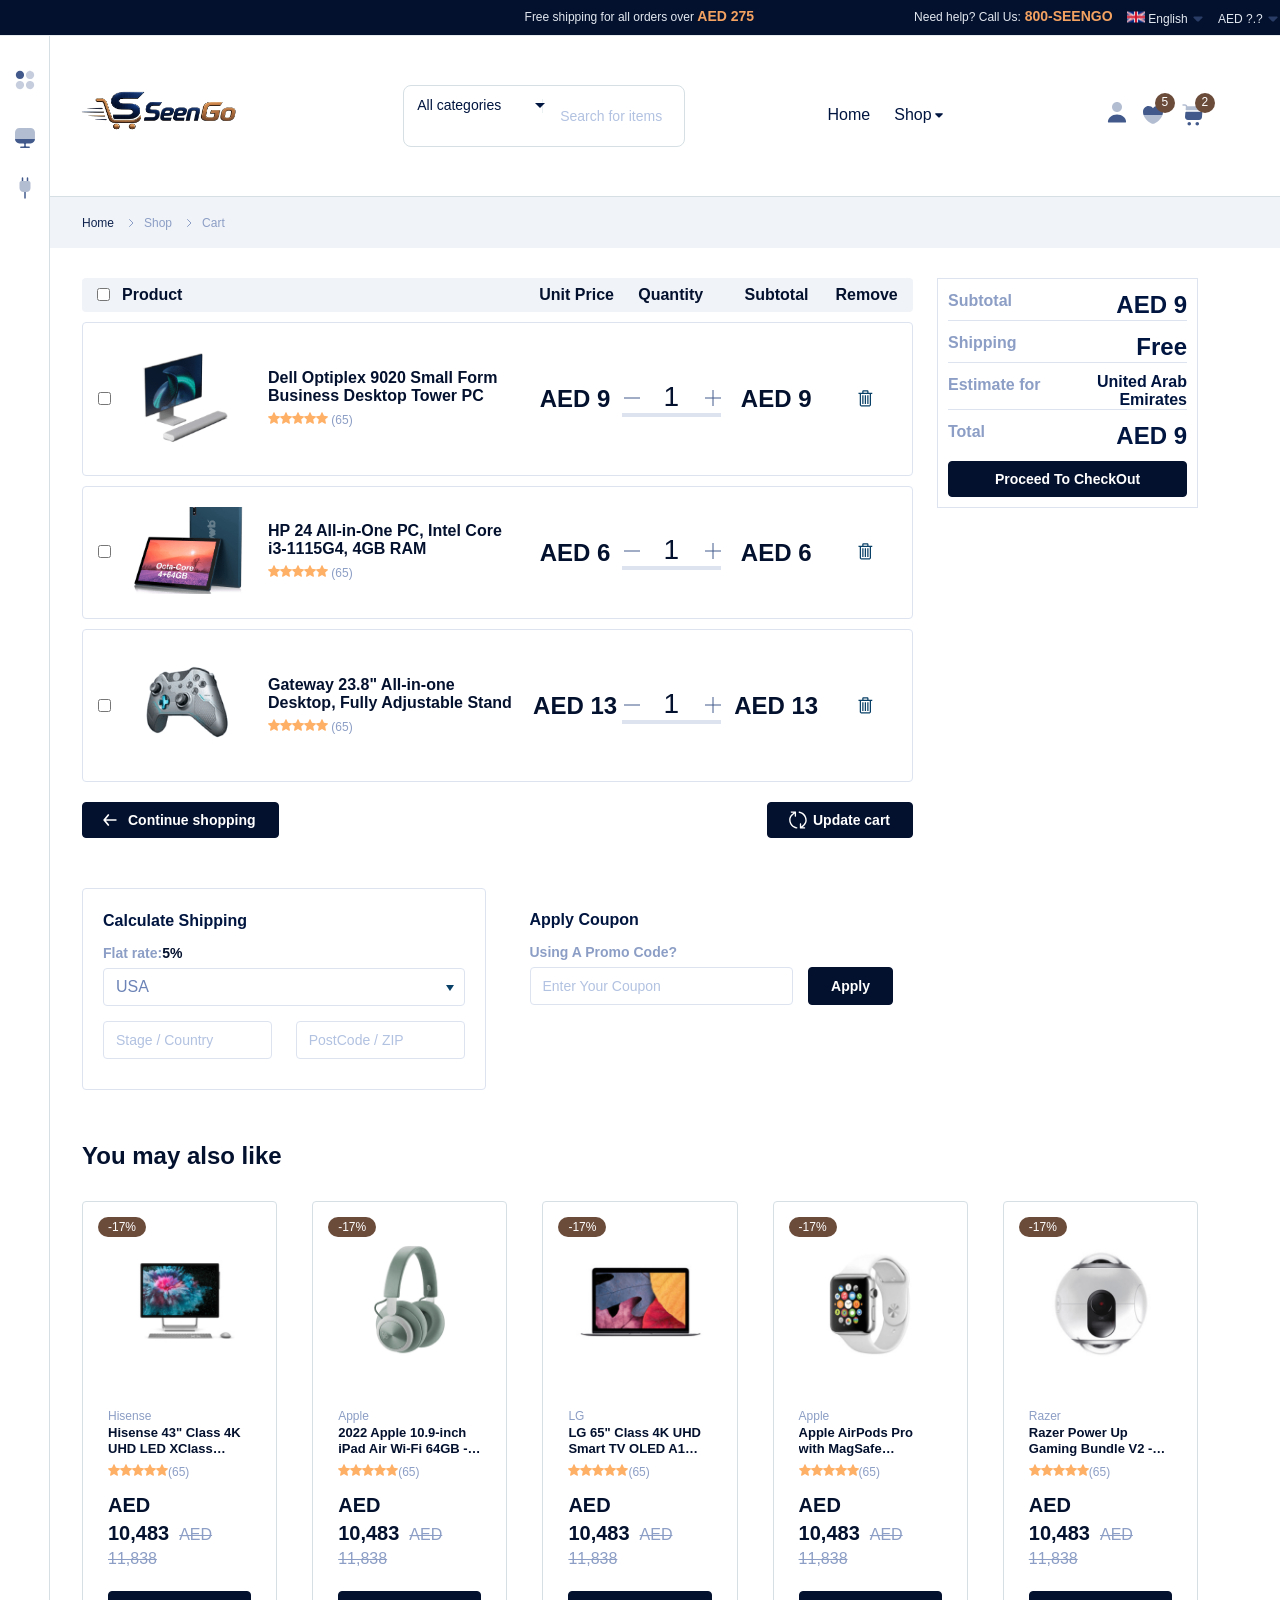
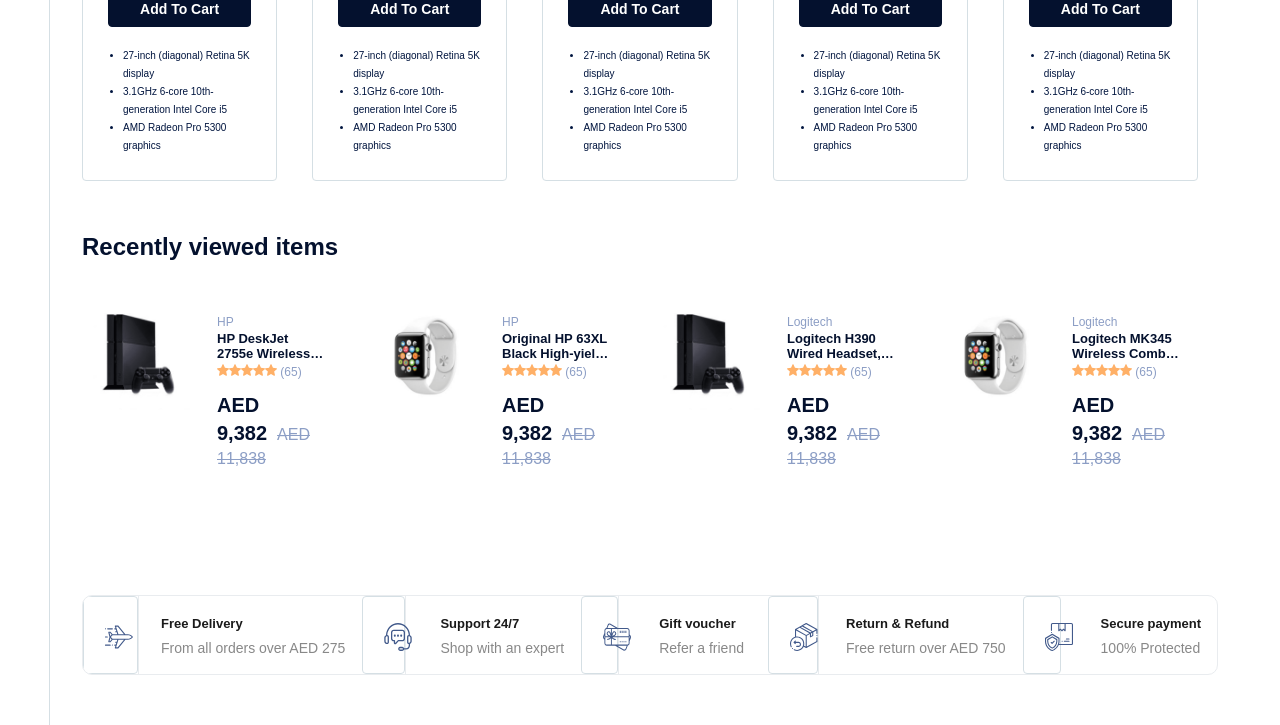
<file: shop-cart.html>
﻿<!DOCTYPE html>
<html lang="en">
  <head>
    <meta charset="UTF-8">
    <meta name="viewport" content="width=device-width, initial-scale=1, maximum-scale=1">
    <meta http-equiv="X-UA-Compatible" content="ie=edge">
    <meta name="msapplication-TileColor" content="#0E0E0E">
    <meta name="template-color" content="#0E0E0E">
    <meta name="description" content="Index page">
    <meta name="keywords" content="index, page">
    <meta name="author" content="">
    <link href="assets/css/style.css?v=3.0.0" rel="stylesheet"><link href="assets/css/seengo-minimal.css" rel="stylesheet">
    <link href="assets/css/custom-mega.css" rel="stylesheet">
    <title>Cart - Seengo Dubai Electronics</title>
  </head>
  <body>
    </div>
    <div class="topbar">
      <div class="container-topbar">
        <div class="menu-topbar-left d-none d-xl-block">
        </div>
        <div class="info-topbar text-center d-none d-xl-block"><span class="font-xs color-brand-3">Free shipping for all orders over</span><span class="font-sm-bold color-success"> AED 275</span></div>
        <div class="menu-topbar-right"><span class="font-xs color-brand-3">Need help? Call Us:</span><span class="font-sm-bold color-success"> 800-SEENGO</span>
          <div class="dropdown dropdown-language">
            <button class="btn dropdown-toggle" id="dropdownPage" type="button" data-bs-toggle="dropdown" aria-expanded="true" data-bs-display="static"><span class="dropdown-right font-xs color-brand-3"><img src="assets/imgs/template/en.svg" alt="Seengo"> English</span></button>
            <ul class="dropdown-menu dropdown-menu-light" aria-labelledby="dropdownPage" data-bs-popper="static">
              <li><a class="dropdown-item" href="#"><img src="assets/imgs/template/flag-en.svg" alt="Seengo"> English</a></li>
              <li><a class="dropdown-item" href="#"><img src="assets/imgs/template/flag-fr.svg" alt="Seengo"> Français</a></li>
              <li><a class="dropdown-item" href="#"><img src="assets/imgs/template/flag-es.svg" alt="Seengo"> Español</a></li>
              <li><a class="dropdown-item" href="#"><img src="assets/imgs/template/flag-pt.svg" alt="Seengo"> Português</a></li>
              <li><a class="dropdown-item" href="#"><img src="assets/imgs/template/flag-cn.svg" alt="Seengo"> 中国人</a></li>
            </ul>
          </div>
          <div class="dropdown dropdown-language">
            <button class="btn dropdown-toggle" id="dropdownPage2" type="button" data-bs-toggle="dropdown" aria-expanded="true" data-bs-display="static"><span class="dropdown-right font-xs color-brand-3">AED ?.?</span></button>
            <ul class="dropdown-menu dropdown-menu-light dropdown-menu-end" aria-labelledby="dropdownPage2" data-bs-popper="static">
              <li><a class="dropdown-item active" href="#">AED &#x62f;.&#x625;</a></li>
              <li><a class="dropdown-item" href="#">USD $</a></li>
              <li><a class="dropdown-item" href="#">EUR &euro;</a></li>
              <li><a class="dropdown-item" href="#">GBP &pound;</a></li>
            </ul>
          </div>
        </div>
      </div>
    </div>
    <header class="header sticky-bar">
      <div class="container">
        <div class="main-header">
          <div class="header-left">
            <div class="header-logo"><a class="d-flex" href="index.html"><img alt="Seengo" src="assets/imgs/ChatGPT Image Jun 26, 2026, 11_08_43 PM.png" style="height:60px;width:auto;"></a></div>
            <div class="header-search">
              <div class="box-header-search">
                <form class="form-search" method="post" action="#">
                  <div class="box-category">
                    <select class="select-active">
                      <option>All categories</option>
                      <option value="Mobile Phones">Mobile Phones</option>
                      <option value="Tablets">Tablets</option>
                      <option value="Headphones">Headphones</option>
                      <option value="Portable Bluetooth Speakers">Portable Bluetooth Speakers</option>
                      <option value="Power Banks">Power Banks</option>
                      <option value="Smartwatches">Smartwatches</option>
                      <option value="Chargers & Cables">Chargers & Cables</option>
                      <option value="Coffee Machines">Coffee Machines</option>
                    </select>
                  </div>
                  <div class="box-keysearch">
                    <input class="form-control font-xs" type="text" value="" placeholder="Search for items">
                  </div>
                </form>
              </div>
            </div>
            <div class="header-nav">
              <nav class="nav-main-menu d-none d-xl-block">
                <ul class="main-menu">
                  <li><a class="active" href="index.html">Home</a></li>
                  <li class="has-children"><a href="shop-grid.html">Shop</a>
                    <ul class="sub-menu two-col">
                      <li><a href="shop-single-product.html">Single Product</a></li>
                      <li><a href="shop-cart.html">Shop Cart</a></li>
                      <li><a href="shop-wishlist.html">Shop Wishlist</a></li>
                    </ul>
                  </li>
                </ul>
              </nav>
              <div class="burger-icon burger-icon-white"><span class="burger-icon-top"></span><span class="burger-icon-mid"></span><span class="burger-icon-bottom"></span></div>
            </div>
            <div class="header-shop">
              <div class="d-inline-block box-dropdown-cart"><span class="font-lg icon-list icon-account"><span>Account</span></span>
                <div class="dropdown-account">
                  <ul style="padding: 15px; margin: 0; list-style: none; min-width: 150px;">
                    <li style="margin-bottom: 10px;"><a href="#" class="open-login-popup" class="color-brand-primary font-sm-bold">My Account</a></li>
                    <li style="margin-bottom: 10px;"><a href="#" class="open-login-popup" class="color-gray-500 font-sm">Order History</a></li>
                    <li style="margin-bottom: 10px;"><a href="#" class="open-login-popup" class="color-gray-500 font-sm">Login / Register</a></li>
                    <li style="border-top: 1px solid #CAD6EC; padding-top: 10px;"><a href="#" class="color-flash-red font-sm">Logout</a></li>
                  </ul>
                </div>
              </div><a class="font-lg icon-list icon-wishlist" href="shop-wishlist.html"><span>Wishlist</span><span class="number-item font-xs">5</span></a>
              <div class="d-inline-block box-dropdown-cart"><span class="font-lg icon-list icon-cart"><span>Cart</span><span class="number-item font-xs">2</span></span>
                <div class="dropdown-cart">
                  <div class="item-cart mb-20">
                    <div class="cart-image"><img src="assets/imgs/page/homepage1/imgsp5.png" alt="Seengo"></div>
                    <div class="cart-info"><a class="font-sm-bold color-brand-3" href="shop-single-product.html">2022 Apple iMac with Retina 5K Display 8GB RAM, 256GB SSD</a>
                      <p><span class="color-brand-2 font-sm-bold">1 x AED 10,483</span></p>
                    </div>
                  </div>
                  <div class="item-cart mb-20">
                    <div class="cart-image"><img src="assets/imgs/page/homepage1/imgsp4.png" alt="Seengo"></div>
                    <div class="cart-info"><a class="font-sm-bold color-brand-3" href="shop-single-product-2.html">2022 Apple iMac with Retina 5K Display 8GB RAM, 256GB SSD</a>
                      <p><span class="color-brand-2 font-sm-bold">1 x AED 10,483</span></p>
                    </div>
                  </div>
                  <div class="border-bottom pt-0 mb-15"></div>
                  <div class="cart-total">
                    <div class="row">
                      <div class="col-6 text-start"><span class="font-md-bold color-brand-3">Total</span></div>
                      <div class="col-6"><span class="font-md-bold color-brand-1">AED 9,492</span></div>
                    </div>
                    <div class="row mt-15">
                      <div class="col-6 text-start"><a class="btn btn-cart w-auto" href="shop-cart.html">View cart</a></div>
                      <div class="col-6"><a class="btn btn-buy w-auto" href="shop-checkout.html">Checkout</a></div>
                    </div>
                  </div>
                </div>
              </div>
            </div>
          </div>
        </div>
      </div>
    </header>
    <div class="mobile-header-active mobile-header-wrapper-style perfect-scrollbar">
      <div class="mobile-header-wrapper-inner">
        <div class="mobile-header-content-area">
          <div class="mobile-logo"><a class="d-flex" href="index.html"><img alt="Seengo" src="assets/imgs/ChatGPT Image Jun 26, 2026, 11_08_43 PM.png" style="height:60px;width:auto;"></a></div>
          <div class="perfect-scroll">
            <div class="mobile-menu-wrap mobile-header-border">
              <nav class="mt-15">
                <ul class="mobile-menu font-heading">
                  <li><a class="active" href="index.html">Home</a></li>
                  <li class="has-children"><a href="shop-grid.html">Shop</a>
                    <ul class="sub-menu">
                      <li><a href="shop-single-product.html">Single Product</a></li>
                      <li><a href="shop-cart.html">Shop Cart</a></li>
                      <li><a href="shop-wishlist.html">Shop Wishlist</a></li>
                    </ul>
                  </li>
                </ul>
              </nav>
            </div>
            <div class="mobile-account">
              <div class="mobile-header-top">
                <div class="user-account"><a href="#" class="open-login-popup"><img src="assets/imgs/template/ava_1.png" alt="Seengo"></a>
                  <div class="content">
                    <h6 class="user-name">Hello<span class="text-brand"> Steven !</span></h6>
                    <p class="font-xs text-muted">You have 3 new messages</p>
                  </div>
                </div>
              </div>
            </div>
            <div class="mobile-banner">
              <div class="bg-5 block-iphone"><span class="color-brand-3 font-sm-lh32">Starting from AED 3,299</span>
                <h3 class="font-xl mb-10">iPhone 12 Pro 128Gb</h3>
                <p class="font-base color-brand-3 mb-10">Special Sale</p><a class="btn btn-arrow" href="shop-grid.html">learn more</a>
              </div>
            </div>
          </div>
        </div>
      </div>
    </div>
    <div class="sidebar-left"><a class="btn btn-open" href="#"></a>
      <ul class="menu-icons hidden">
        <li><a href="javascript:void(0)"><img src="assets/imgs/template/monitor.svg" alt="Seengo"></a></li>
        <li><a href="javascript:void(0)"><img src="assets/imgs/template/electricity.svg" alt="Seengo"></a></li>
      </ul>
      <ul class="menu-texts menu-close">
                <li class="has-children"><a href="javascript:;"><span class="img-link"><img src="assets/imgs/template/monitor.svg" alt="Seengo"></span><span class="text-link">Electronics</span></a>
                </li>
                <li class="has-children"><a href="javascript:;"><span class="img-link"><img src="assets/imgs/template/electricity.svg" alt="Seengo"></span><span class="text-link">Home &amp; Appliances</span></a>
                </li>
              </ul>
            </div>
    <div class="mobile-header-active mobile-header-wrapper-style perfect-scrollbar">
      <div class="mobile-header-wrapper-inner">
        <div class="mobile-header-content-area">
          <div class="mobile-logo"><a class="d-flex" href="index.html"><img alt="Seengo" src="assets/imgs/ChatGPT Image Jun 26, 2026, 11_08_43 PM.png" style="height:60px;width:auto;"></a></div>
          <div class="perfect-scroll">
            <div class="mobile-menu-wrap mobile-header-border">
              <nav class="mt-15">
                <ul class="mobile-menu font-heading">
                  <li><a class="active" href="index.html">Home</a></li>
                  <li class="has-children"><a href="shop-grid.html">Shop</a>
                    <ul class="sub-menu">
                      <li><a href="shop-single-product.html">Single Product</a></li>
                      <li><a href="shop-cart.html">Shop Cart</a></li>
                      <li><a href="shop-wishlist.html">Shop Wishlist</a></li>
                    </ul>
                  </li>
                </ul>
              </nav>
            </div>
            <div class="mobile-account">
              <div class="mobile-header-top">
                <div class="user-account"><a href="#" class="open-login-popup"><img src="assets/imgs/template/ava_1.png" alt="Seengo"></a>
                  <div class="content">
                    <h6 class="user-name">Hello<span class="text-brand"> Steven !</span></h6>
                    <p class="font-xs text-muted">You have 3 new messages</p>
                  </div>
                </div>
              </div>
            </div>
            <div class="mobile-banner">
              <div class="bg-5 block-iphone"><span class="color-brand-3 font-sm-lh32">Starting from AED 3,299</span>
                <h3 class="font-xl mb-10">iPhone 12 Pro 128Gb</h3>
                <p class="font-base color-brand-3 mb-10">Special Sale</p><a class="btn btn-arrow" href="shop-grid.html">learn more</a>
              </div>
            </div>
          </div>
        </div>
      </div>
    </div>
    <main class="main">
      <div class="section-box">
        <div class="breadcrumbs-div">
          <div class="container">
            <ul class="breadcrumb">
              <li><a class="font-xs color-gray-1000" href="index.html">Home</a></li>
              <li><a class="font-xs color-gray-500" href="shop-grid.html">Shop</a></li>
              <li><a class="font-xs color-gray-500" href="shop-cart.html">Cart</a></li>
            </ul>
          </div>
        </div>
      </div>
      <section class="section-box shop-template">
        <div class="container">
          <div class="row">
            <div class="col-lg-9">
              <div class="box-carts">
                <div class="head-wishlist">
                  <div class="item-wishlist">
                    <div class="wishlist-cb">
                      <input class="cb-layout cb-all" type="checkbox">
                    </div>
                    <div class="wishlist-product"><span class="font-md-bold color-brand-3">Product</span></div>
                    <div class="wishlist-price"><span class="font-md-bold color-brand-3">Unit Price</span></div>
                    <div class="wishlist-status"><span class="font-md-bold color-brand-3">Quantity</span></div>
                    <div class="wishlist-action"><span class="font-md-bold color-brand-3">Subtotal</span></div>
                    <div class="wishlist-remove"><span class="font-md-bold color-brand-3">Remove</span></div>
                  </div>
                </div>
                <div class="content-wishlist mb-20">
                  <div class="item-wishlist">
                    <div class="wishlist-cb">
                      <input class="cb-layout cb-select" type="checkbox">
                    </div>
                    <div class="wishlist-product">
                      <div class="product-wishlist">
                        <div class="product-image"><a href="shop-single-product.html"><img src="assets/imgs/page/product/img-sub.png" alt="Seengo"></a></div>
                        <div class="product-info"><a href="shop-single-product.html">
                            <h6 class="color-brand-3">Dell Optiplex 9020 Small Form Business Desktop Tower PC</h6></a>
                          <div class="rating"><img src="assets/imgs/template/icons/star.svg" alt="Seengo"><img src="assets/imgs/template/icons/star.svg" alt="Seengo"><img src="assets/imgs/template/icons/star.svg" alt="Seengo"><img src="assets/imgs/template/icons/star.svg" alt="Seengo"><img src="assets/imgs/template/icons/star.svg" alt="Seengo"><span class="font-xs color-gray-500"> (65)</span></div>
                        </div>
                      </div>
                    </div>
                    <div class="wishlist-price">
                      <h4 class="color-brand-3">AED 9</h4>
                    </div>
                    <div class="wishlist-status">
                      <div class="box-quantity">
                        <div class="input-quantity">
                          <input class="font-xl color-brand-3" type="text" value="1"><span class="minus-cart"></span><span class="plus-cart"></span>
                        </div>
                      </div>
                    </div>
                    <div class="wishlist-action">
                      <h4 class="color-brand-3">AED 9</h4>
                    </div>
                    <div class="wishlist-remove"><a class="btn btn-delete" href="#"></a></div>
                  </div>
                  <div class="item-wishlist">
                    <div class="wishlist-cb">
                      <input class="cb-layout cb-select" type="checkbox">
                    </div>
                    <div class="wishlist-product">
                      <div class="product-wishlist">
                        <div class="product-image"><a href="shop-single-product.html"><img src="assets/imgs/page/product/img-sub2.png" alt="Seengo"></a></div>
                        <div class="product-info"><a href="shop-single-product.html">
                            <h6 class="color-brand-3">HP 24 All-in-One PC, Intel Core i3-1115G4, 4GB RAM</h6></a>
                          <div class="rating"><img src="assets/imgs/template/icons/star.svg" alt="Seengo"><img src="assets/imgs/template/icons/star.svg" alt="Seengo"><img src="assets/imgs/template/icons/star.svg" alt="Seengo"><img src="assets/imgs/template/icons/star.svg" alt="Seengo"><img src="assets/imgs/template/icons/star.svg" alt="Seengo"><span class="font-xs color-gray-500"> (65)</span></div>
                        </div>
                      </div>
                    </div>
                    <div class="wishlist-price">
                      <h4 class="color-brand-3">AED 6</h4>
                    </div>
                    <div class="wishlist-status">
                      <div class="box-quantity">
                        <div class="input-quantity">
                          <input class="font-xl color-brand-3" type="text" value="1"><span class="minus-cart"></span><span class="plus-cart"></span>
                        </div>
                      </div>
                    </div>
                    <div class="wishlist-action">
                      <h4 class="color-brand-3">AED 6</h4>
                    </div>
                    <div class="wishlist-remove"><a class="btn btn-delete" href="#"></a></div>
                  </div>
                  <div class="item-wishlist">
                    <div class="wishlist-cb">
                      <input class="cb-layout cb-select" type="checkbox">
                    </div>
                    <div class="wishlist-product">
                      <div class="product-wishlist">
                        <div class="product-image"><a href="shop-single-product.html"><img src="assets/imgs/page/product/img-sub3.png" alt="Seengo"></a></div>
                        <div class="product-info"><a href="shop-single-product.html">
                            <h6 class="color-brand-3">Gateway 23.8&quot; All-in-one Desktop, Fully Adjustable Stand</h6></a>
                          <div class="rating"><img src="assets/imgs/template/icons/star.svg" alt="Seengo"><img src="assets/imgs/template/icons/star.svg" alt="Seengo"><img src="assets/imgs/template/icons/star.svg" alt="Seengo"><img src="assets/imgs/template/icons/star.svg" alt="Seengo"><img src="assets/imgs/template/icons/star.svg" alt="Seengo"><span class="font-xs color-gray-500"> (65)</span></div>
                        </div>
                      </div>
                    </div>
                    <div class="wishlist-price">
                      <h4 class="color-brand-3">AED 13</h4>
                    </div>
                    <div class="wishlist-status">
                      <div class="box-quantity">
                        <div class="input-quantity">
                          <input class="font-xl color-brand-3" type="text" value="1"><span class="minus-cart"></span><span class="plus-cart"></span>
                        </div>
                      </div>
                    </div>
                    <div class="wishlist-action">
                      <h4 class="color-brand-3">AED 13</h4>
                    </div>
                    <div class="wishlist-remove"><a class="btn btn-delete" href="#"></a></div>
                  </div>
                </div>
                <div class="row mb-40">
                  <div class="col-lg-6 col-md-6 col-sm-6-col-6"><a class="btn btn-buy w-auto arrow-back mb-10" href="shop-grid.html">Continue shopping</a></div>
                  <div class="col-lg-6 col-md-6 col-sm-6-col-6 text-md-end"><a class="btn btn-buy w-auto update-cart mb-10" href="shop-cart.html">Update cart</a></div>
                </div>
                <div class="row mb-50">
                  <div class="col-lg-6 col-md-6">
                    <div class="box-cart-left">
                      <h5 class="font-md-bold mb-10">Calculate Shipping</h5><span class="font-sm-bold mb-5 d-inline-block color-gray-500">Flat rate:</span><span class="font-sm-bold d-inline-block color-brand-3">5%</span>
                      <div class="form-group">
                        <select class="form-control select-style1 color-gray-700">
                          <option value="1">USA</option>
                          <option value="1">EURO</option>
                        </select>
                      </div>
                      <div class="row">
                        <div class="col-lg-6 mb-10">
                          <input class="form-control" placeholder="Stage / Country">
                        </div>
                        <div class="col-lg-6 mb-10">
                          <input class="form-control" placeholder="PostCode / ZIP">
                        </div>
                      </div>
                    </div>
                  </div>
                  <div class="col-lg-6 col-md-6">
                    <div class="box-cart-right p-20">
                      <h5 class="font-md-bold mb-10">Apply Coupon</h5><span class="font-sm-bold mb-5 d-inline-block color-gray-500">Using A Promo Code?</span>
                      <div class="form-group d-flex">
                        <input class="form-control mr-15" placeholder="Enter Your Coupon">
                        <button class="btn btn-buy w-auto">Apply</button>
                      </div>
                    </div>
                  </div>
                </div>
              </div>
            </div>
            <div class="col-lg-3">
              <div class="summary-cart">
                <div class="border-bottom mb-10">
                  <div class="row">
                    <div class="col-6"><span class="font-md-bold color-gray-500">Subtotal</span></div>
                    <div class="col-6 text-end">
                      <h4>	AED 9</h4>
                    </div>
                  </div>
                </div>
                <div class="border-bottom mb-10">
                  <div class="row">
                    <div class="col-6"><span class="font-md-bold color-gray-500">Shipping</span></div>
                    <div class="col-6 text-end">
                      <h4>	Free</h4>
                    </div>
                  </div>
                </div>
                <div class="border-bottom mb-10">
                  <div class="row">
                    <div class="col-6"><span class="font-md-bold color-gray-500">Estimate for</span></div>
                    <div class="col-6 text-end">
                      <h6>United Arab Emirates</h6>
                    </div>
                  </div>
                </div>
                <div class="mb-10">
                  <div class="row">
                    <div class="col-6"><span class="font-md-bold color-gray-500">Total</span></div>
                    <div class="col-6 text-end">
                      <h4>	AED 9</h4>
                    </div>
                  </div>
                </div>
                <div class="box-button"><a class="btn btn-buy" href="shop-checkout.html">Proceed To CheckOut</a></div>
              </div>
            </div>
          </div>
          <h4 class="color-brand-3">You may also like</h4>
          <div class="list-products-5 mt-20 mb-40">
            <div class="card-grid-style-3">
              <div class="card-grid-inner">
                <div class="tools"><a class="btn btn-trend btn-tooltip mb-10" href="#" aria-label="Trend" data-bs-placement="left"></a><a class="btn btn-wishlist btn-tooltip mb-10" href="shop-wishlist.html" aria-label="Add To Wishlist"></a><a class="btn btn-quickview btn-tooltip" aria-label="Quick view" href="#ModalQuickview" data-bs-toggle="modal"></a></div>
                <div class="image-box"><span class="label bg-brand-2">-17%</span><a href="shop-single-product.html"><img src="assets/imgs/page/homepage1/imgsp3.png" alt="Seengo"></a></div>
                <div class="info-right"><a class="font-xs color-gray-500" href="shop-vendor-single.html">Hisense</a><br><a class="color-brand-3 font-sm-bold" href="shop-single-product.html">Hisense 43&quot; Class 4K UHD LED XClass Smart TV HDR</a>
                  <div class="rating"><img src="assets/imgs/template/icons/star.svg" alt="Seengo"><img src="assets/imgs/template/icons/star.svg" alt="Seengo"><img src="assets/imgs/template/icons/star.svg" alt="Seengo"><img src="assets/imgs/template/icons/star.svg" alt="Seengo"><img src="assets/imgs/template/icons/star.svg" alt="Seengo"><span class="font-xs color-gray-500">(65)</span></div>
                  <div class="price-info"><strong class="font-lg-bold color-brand-3 price-main">AED 10,483</strong><span class="color-gray-500 price-line">AED 11,838</span></div>
                  <div class="mt-20 box-btn-cart"><a class="btn btn-cart" href="shop-cart.html">Add To Cart</a></div>
                  <ul class="list-features">
                    <li>27-inch (diagonal) Retina 5K display</li>
                    <li>3.1GHz 6-core 10th-generation Intel Core i5</li>
                    <li>AMD Radeon Pro 5300 graphics</li>
                  </ul>
                </div>
              </div>
            </div>
            <div class="card-grid-style-3">
              <div class="card-grid-inner">
                <div class="tools"><a class="btn btn-trend btn-tooltip mb-10" href="#" aria-label="Trend" data-bs-placement="left"></a><a class="btn btn-wishlist btn-tooltip mb-10" href="shop-wishlist.html" aria-label="Add To Wishlist"></a><a class="btn btn-quickview btn-tooltip" aria-label="Quick view" href="#ModalQuickview" data-bs-toggle="modal"></a></div>
                <div class="image-box"><span class="label bg-brand-2">-17%</span><a href="shop-single-product.html"><img src="assets/imgs/page/homepage1/imgsp4.png" alt="Seengo"></a></div>
                <div class="info-right"><a class="font-xs color-gray-500" href="shop-vendor-single.html">Apple</a><br><a class="color-brand-3 font-sm-bold" href="shop-single-product.html">2022 Apple 10.9-inch iPad Air Wi-Fi 64GB - Silver</a>
                  <div class="rating"><img src="assets/imgs/template/icons/star.svg" alt="Seengo"><img src="assets/imgs/template/icons/star.svg" alt="Seengo"><img src="assets/imgs/template/icons/star.svg" alt="Seengo"><img src="assets/imgs/template/icons/star.svg" alt="Seengo"><img src="assets/imgs/template/icons/star.svg" alt="Seengo"><span class="font-xs color-gray-500">(65)</span></div>
                  <div class="price-info"><strong class="font-lg-bold color-brand-3 price-main">AED 10,483</strong><span class="color-gray-500 price-line">AED 11,838</span></div>
                  <div class="mt-20 box-btn-cart"><a class="btn btn-cart" href="shop-cart.html">Add To Cart</a></div>
                  <ul class="list-features">
                    <li>27-inch (diagonal) Retina 5K display</li>
                    <li>3.1GHz 6-core 10th-generation Intel Core i5</li>
                    <li>AMD Radeon Pro 5300 graphics</li>
                  </ul>
                </div>
              </div>
            </div>
            <div class="card-grid-style-3">
              <div class="card-grid-inner">
                <div class="tools"><a class="btn btn-trend btn-tooltip mb-10" href="#" aria-label="Trend" data-bs-placement="left"></a><a class="btn btn-wishlist btn-tooltip mb-10" href="shop-wishlist.html" aria-label="Add To Wishlist"></a><a class="btn btn-quickview btn-tooltip" aria-label="Quick view" href="#ModalQuickview" data-bs-toggle="modal"></a></div>
                <div class="image-box"><span class="label bg-brand-2">-17%</span><a href="shop-single-product.html"><img src="assets/imgs/page/homepage1/imgsp5.png" alt="Seengo"></a></div>
                <div class="info-right"><a class="font-xs color-gray-500" href="shop-vendor-single.html">LG</a><br><a class="color-brand-3 font-sm-bold" href="shop-single-product.html">LG 65&quot; Class 4K UHD Smart TV OLED A1 Series </a>
                  <div class="rating"><img src="assets/imgs/template/icons/star.svg" alt="Seengo"><img src="assets/imgs/template/icons/star.svg" alt="Seengo"><img src="assets/imgs/template/icons/star.svg" alt="Seengo"><img src="assets/imgs/template/icons/star.svg" alt="Seengo"><img src="assets/imgs/template/icons/star.svg" alt="Seengo"><span class="font-xs color-gray-500">(65)</span></div>
                  <div class="price-info"><strong class="font-lg-bold color-brand-3 price-main">AED 10,483</strong><span class="color-gray-500 price-line">AED 11,838</span></div>
                  <div class="mt-20 box-btn-cart"><a class="btn btn-cart" href="shop-cart.html">Add To Cart</a></div>
                  <ul class="list-features">
                    <li>27-inch (diagonal) Retina 5K display</li>
                    <li>3.1GHz 6-core 10th-generation Intel Core i5</li>
                    <li>AMD Radeon Pro 5300 graphics</li>
                  </ul>
                </div>
              </div>
            </div>
            <div class="card-grid-style-3">
              <div class="card-grid-inner">
                <div class="tools"><a class="btn btn-trend btn-tooltip mb-10" href="#" aria-label="Trend" data-bs-placement="left"></a><a class="btn btn-wishlist btn-tooltip mb-10" href="shop-wishlist.html" aria-label="Add To Wishlist"></a><a class="btn btn-quickview btn-tooltip" aria-label="Quick view" href="#ModalQuickview" data-bs-toggle="modal"></a></div>
                <div class="image-box"><span class="label bg-brand-2">-17%</span><a href="shop-single-product.html"><img src="assets/imgs/page/homepage1/imgsp6.png" alt="Seengo"></a></div>
                <div class="info-right"><a class="font-xs color-gray-500" href="shop-vendor-single.html">Apple</a><br><a class="color-brand-3 font-sm-bold" href="shop-single-product.html">Apple AirPods Pro with MagSafe Charging Case</a>
                  <div class="rating"><img src="assets/imgs/template/icons/star.svg" alt="Seengo"><img src="assets/imgs/template/icons/star.svg" alt="Seengo"><img src="assets/imgs/template/icons/star.svg" alt="Seengo"><img src="assets/imgs/template/icons/star.svg" alt="Seengo"><img src="assets/imgs/template/icons/star.svg" alt="Seengo"><span class="font-xs color-gray-500">(65)</span></div>
                  <div class="price-info"><strong class="font-lg-bold color-brand-3 price-main">AED 10,483</strong><span class="color-gray-500 price-line">AED 11,838</span></div>
                  <div class="mt-20 box-btn-cart"><a class="btn btn-cart" href="shop-cart.html">Add To Cart</a></div>
                  <ul class="list-features">
                    <li>27-inch (diagonal) Retina 5K display</li>
                    <li>3.1GHz 6-core 10th-generation Intel Core i5</li>
                    <li>AMD Radeon Pro 5300 graphics</li>
                  </ul>
                </div>
              </div>
            </div>
            <div class="card-grid-style-3">
              <div class="card-grid-inner">
                <div class="tools"><a class="btn btn-trend btn-tooltip mb-10" href="#" aria-label="Trend" data-bs-placement="left"></a><a class="btn btn-wishlist btn-tooltip mb-10" href="shop-wishlist.html" aria-label="Add To Wishlist"></a><a class="btn btn-quickview btn-tooltip" aria-label="Quick view" href="#ModalQuickview" data-bs-toggle="modal"></a></div>
                <div class="image-box"><span class="label bg-brand-2">-17%</span><a href="shop-single-product.html"><img src="assets/imgs/page/homepage1/imgsp7.png" alt="Seengo"></a></div>
                <div class="info-right"><a class="font-xs color-gray-500" href="shop-vendor-single.html">Razer</a><br><a class="color-brand-3 font-sm-bold" href="shop-single-product.html">Razer Power Up Gaming Bundle V2 - Cynosa Lite</a>
                  <div class="rating"><img src="assets/imgs/template/icons/star.svg" alt="Seengo"><img src="assets/imgs/template/icons/star.svg" alt="Seengo"><img src="assets/imgs/template/icons/star.svg" alt="Seengo"><img src="assets/imgs/template/icons/star.svg" alt="Seengo"><img src="assets/imgs/template/icons/star.svg" alt="Seengo"><span class="font-xs color-gray-500">(65)</span></div>
                  <div class="price-info"><strong class="font-lg-bold color-brand-3 price-main">AED 10,483</strong><span class="color-gray-500 price-line">AED 11,838</span></div>
                  <div class="mt-20 box-btn-cart"><a class="btn btn-cart" href="shop-cart.html">Add To Cart</a></div>
                  <ul class="list-features">
                    <li>27-inch (diagonal) Retina 5K display</li>
                    <li>3.1GHz 6-core 10th-generation Intel Core i5</li>
                    <li>AMD Radeon Pro 5300 graphics</li>
                  </ul>
                </div>
              </div>
            </div>
          </div>
          <h4 class="color-brand-3">Recently viewed items</h4>
          <div class="row mt-40">
            <div class="col-lg-3 col-md-6 col-sm-12">
              <div class="card-grid-style-2 card-grid-none-border hover-up">
                <div class="image-box"><a href="shop-single-product.html"><img src="assets/imgs/page/homepage1/imgsp1.png" alt="Seengo"></a>
                </div>
                <div class="info-right"><span class="font-xs color-gray-500">HP</span><br><a class="color-brand-3 font-xs-bold" href="shop-single-product.html">HP DeskJet 2755e Wireless Color All-in-One Printer</a>
                  <div class="rating"><img src="assets/imgs/template/icons/star.svg" alt="Seengo"><img src="assets/imgs/template/icons/star.svg" alt="Seengo"><img src="assets/imgs/template/icons/star.svg" alt="Seengo"><img src="assets/imgs/template/icons/star.svg" alt="Seengo"><img src="assets/imgs/template/icons/star.svg" alt="Seengo"><span class="font-xs color-gray-500"> (65)</span></div>
                  <div class="price-info"><strong class="font-lg-bold color-brand-3 price-main">AED 9,382</strong><span class="color-gray-500 price-line">AED 11,838</span></div>
                </div>
              </div>
            </div>
            <div class="col-lg-3 col-md-6 col-sm-12">
              <div class="card-grid-style-2 card-grid-none-border hover-up">
                <div class="image-box"><a href="shop-single-product.html"><img src="assets/imgs/page/homepage1/imgsp2.png" alt="Seengo"></a>
                </div>
                <div class="info-right"><span class="font-xs color-gray-500">HP</span><br><a class="color-brand-3 font-xs-bold" href="shop-single-product.html">Original HP 63XL Black High-yield Ink Cartridge</a>
                  <div class="rating"><img src="assets/imgs/template/icons/star.svg" alt="Seengo"><img src="assets/imgs/template/icons/star.svg" alt="Seengo"><img src="assets/imgs/template/icons/star.svg" alt="Seengo"><img src="assets/imgs/template/icons/star.svg" alt="Seengo"><img src="assets/imgs/template/icons/star.svg" alt="Seengo"><span class="font-xs color-gray-500"> (65)</span></div>
                  <div class="price-info"><strong class="font-lg-bold color-brand-3 price-main">AED 9,382</strong><span class="color-gray-500 price-line">AED 11,838</span></div>
                </div>
              </div>
            </div>
            <div class="col-lg-3 col-md-6 col-sm-12">
              <div class="card-grid-style-2 card-grid-none-border hover-up">
                <div class="image-box"><a href="shop-single-product.html"><img src="assets/imgs/page/homepage1/imgsp1.png" alt="Seengo"></a>
                </div>
                <div class="info-right"><span class="font-xs color-gray-500">Logitech</span><br><a class="color-brand-3 font-xs-bold" href="shop-single-product.html">Logitech H390 Wired Headset, Stereo Headphones</a>
                  <div class="rating"><img src="assets/imgs/template/icons/star.svg" alt="Seengo"><img src="assets/imgs/template/icons/star.svg" alt="Seengo"><img src="assets/imgs/template/icons/star.svg" alt="Seengo"><img src="assets/imgs/template/icons/star.svg" alt="Seengo"><img src="assets/imgs/template/icons/star.svg" alt="Seengo"><span class="font-xs color-gray-500"> (65)</span></div>
                  <div class="price-info"><strong class="font-lg-bold color-brand-3 price-main">AED 9,382</strong><span class="color-gray-500 price-line">AED 11,838</span></div>
                </div>
              </div>
            </div>
            <div class="col-lg-3 col-md-6 col-sm-12">
              <div class="card-grid-style-2 card-grid-none-border hover-up">
                <div class="image-box"><a href="shop-single-product.html"><img src="assets/imgs/page/homepage1/imgsp2.png" alt="Seengo"></a>
                </div>
                <div class="info-right"><span class="font-xs color-gray-500">Logitech</span><br><a class="color-brand-3 font-xs-bold" href="shop-single-product.html">Logitech MK345 Wireless Combo Full-Sized</a>
                  <div class="rating"><img src="assets/imgs/template/icons/star.svg" alt="Seengo"><img src="assets/imgs/template/icons/star.svg" alt="Seengo"><img src="assets/imgs/template/icons/star.svg" alt="Seengo"><img src="assets/imgs/template/icons/star.svg" alt="Seengo"><img src="assets/imgs/template/icons/star.svg" alt="Seengo"><span class="font-xs color-gray-500"> (65)</span></div>
                  <div class="price-info"><strong class="font-lg-bold color-brand-3 price-main">AED 9,382</strong><span class="color-gray-500 price-line">AED 11,838</span></div>
                </div>
              </div>
            </div>
          </div>
        </div>
      </section>
      <section class="section-box mt-90 mb-50">
        <div class="container">
          <ul class="list-col-5">
            <li>
              <div class="item-list">
                <div class="icon-left"><img src="assets/imgs/template/delivery.svg" alt="Seengo"></div>
                <div class="info-right">
                  <h5 class="font-lg-bold color-gray-100">Free Delivery</h5>
                  <p class="font-sm color-gray-500">From all orders over AED 275</p>
                </div>
              </div>
            </li>
            <li>
              <div class="item-list">
                <div class="icon-left"><img src="assets/imgs/template/support.svg" alt="Seengo"></div>
                <div class="info-right">
                  <h5 class="font-lg-bold color-gray-100">Support 24/7</h5>
                  <p class="font-sm color-gray-500">Shop with an expert</p>
                </div>
              </div>
            </li>
            <li>
              <div class="item-list">
                <div class="icon-left"><img src="assets/imgs/template/voucher.svg" alt="Seengo"></div>
                <div class="info-right">
                  <h5 class="font-lg-bold color-gray-100">Gift voucher</h5>
                  <p class="font-sm color-gray-500">Refer a friend</p>
                </div>
              </div>
            </li>
            <li>
              <div class="item-list">
                <div class="icon-left"><img src="assets/imgs/template/return.svg" alt="Seengo"></div>
                <div class="info-right">
                  <h5 class="font-lg-bold color-gray-100">Return &amp; Refund</h5>
                  <p class="font-sm color-gray-500">Free return over AED 750</p>
                </div>
              </div>
            </li>
            <li>
              <div class="item-list">
                <div class="icon-left"><img src="assets/imgs/template/secure.svg" alt="Seengo"></div>
                <div class="info-right">
                  <h5 class="font-lg-bold color-gray-100">Secure payment</h5>
                  <p class="font-sm color-gray-500">100% Protected</p>
                </div>
              </div>
            </li>
          </ul>
        </div>
      </section>
      <div class="modal fade" id="ModalFiltersForm" tabindex="-1" aria-hidden="true" style="display: none;">
        <div class="modal-dialog modal-xl">
          <div class="modal-content apply-job-form">
            <div class="modal-header">
              <h5 class="modal-title color-gray-1000 filters-icon">Addvance Fillters</h5>
              <button class="btn-close" type="button" data-bs-dismiss="modal" aria-label="Close"></button>
            </div>
            <div class="modal-body p-30">
              <div class="row">
                <div class="col-w-1">
                  <h6 class="color-gray-900 mb-0">Brands</h6>
                  <ul class="list-checkbox">
                    <li>
                      <label class="cb-container">
                        <input type="checkbox" checked="checked"><span class="text-small">Apple</span><span class="checkmark"></span>
                      </label>
                    </li>
                    <li>
                      <label class="cb-container">
                        <input type="checkbox"><span class="text-small">Samsung</span><span class="checkmark"></span>
                      </label>
                    </li>
                    <li>
                      <label class="cb-container">
                        <input type="checkbox"><span class="text-small">Baseus</span><span class="checkmark"></span>
                      </label>
                    </li>
                    <li>
                      <label class="cb-container">
                        <input type="checkbox"><span class="text-small">Remax</span><span class="checkmark"></span>
                      </label>
                    </li>
                    <li>
                      <label class="cb-container">
                        <input type="checkbox"><span class="text-small">Handtown</span><span class="checkmark"></span>
                      </label>
                    </li>
                    <li>
                      <label class="cb-container">
                        <input type="checkbox"><span class="text-small">Elecom</span><span class="checkmark"></span>
                      </label>
                    </li>
                    <li>
                      <label class="cb-container">
                        <input type="checkbox"><span class="text-small">Razer</span><span class="checkmark"></span>
                      </label>
                    </li>
                    <li>
                      <label class="cb-container">
                        <input type="checkbox"><span class="text-small">Auto Focus</span><span class="checkmark"></span>
                      </label>
                    </li>
                    <li>
                      <label class="cb-container">
                        <input type="checkbox"><span class="text-small">Nillkin</span><span class="checkmark"></span>
                      </label>
                    </li>
                    <li>
                      <label class="cb-container">
                        <input type="checkbox"><span class="text-small">Logitech</span><span class="checkmark"></span>
                      </label>
                    </li>
                    <li>
                      <label class="cb-container">
                        <input type="checkbox"><span class="text-small">ChromeBook</span><span class="checkmark"></span>
                      </label>
                    </li>
                  </ul>
                </div>
                <div class="col-w-1">
                  <h6 class="color-gray-900 mb-0">Special offers</h6>
                  <ul class="list-checkbox">
                    <li>
                      <label class="cb-container">
                        <input type="checkbox"><span class="text-small">On sale</span><span class="checkmark"></span>
                      </label>
                    </li>
                    <li>
                      <label class="cb-container">
                        <input type="checkbox" checked="checked"><span class="text-small">FREE shipping</span><span class="checkmark"></span>
                      </label>
                    </li>
                    <li>
                      <label class="cb-container">
                        <input type="checkbox"><span class="text-small">Big deals</span><span class="checkmark"></span>
                      </label>
                    </li>
                    <li>
                      <label class="cb-container">
                        <input type="checkbox"><span class="text-small">Shop Mall</span><span class="checkmark"></span>
                      </label>
                    </li>
                  </ul>
                  <h6 class="color-gray-900 mb-0 mt-40">Ready to ship in</h6>
                  <ul class="list-checkbox">
                    <li>
                      <label class="cb-container">
                        <input type="checkbox"><span class="text-small">1 business day</span><span class="checkmark"></span>
                      </label>
                    </li>
                    <li>
                      <label class="cb-container">
                        <input type="checkbox" checked="checked"><span class="text-small">1&ndash;3 business days</span><span class="checkmark"></span>
                      </label>
                    </li>
                    <li>
                      <label class="cb-container">
                        <input type="checkbox"><span class="text-small">in 1 week</span><span class="checkmark"></span>
                      </label>
                    </li>
                    <li>
                      <label class="cb-container">
                        <input type="checkbox"><span class="text-small">Shipping now</span><span class="checkmark"></span>
                      </label>
                    </li>
                  </ul>
                </div>
                <div class="col-w-1">
                  <h6 class="color-gray-900 mb-0">Ordering options</h6>
                  <ul class="list-checkbox">
                    <li>
                      <label class="cb-container">
                        <input type="checkbox"><span class="text-small">Accepts gift cards</span><span class="checkmark"></span>
                      </label>
                    </li>
                    <li>
                      <label class="cb-container">
                        <input type="checkbox"><span class="text-small">Customizable</span><span class="checkmark"></span>
                      </label>
                    </li>
                    <li>
                      <label class="cb-container">
                        <input type="checkbox" checked="checked"><span class="text-small">Can be gift-wrapped</span><span class="checkmark"></span>
                      </label>
                    </li>
                    <li>
                      <label class="cb-container">
                        <input type="checkbox"><span class="text-small">Installment 0%</span><span class="checkmark"></span>
                      </label>
                    </li>
                  </ul>
                  <h6 class="color-gray-900 mb-0 mt-40">Rating</h6>
                  <ul class="list-checkbox">
                    <li class="mb-5"><a href="#"><img src="assets/imgs/template/icons/star.svg" alt="Seengo"><img src="assets/imgs/template/icons/star.svg" alt="Seengo"><img src="assets/imgs/template/icons/star.svg" alt="Seengo"><img src="assets/imgs/template/icons/star.svg" alt="Seengo"><img src="assets/imgs/template/icons/star.svg" alt="Seengo"><span class="ml-10 font-xs color-gray-500 d-inline-block align-top">(5 stars)</span></a></li>
                    <li class="mb-5"><a href="#"><img src="assets/imgs/template/icons/star.svg" alt="Seengo"><img src="assets/imgs/template/icons/star.svg" alt="Seengo"><img src="assets/imgs/template/icons/star.svg" alt="Seengo"><img src="assets/imgs/template/icons/star.svg" alt="Seengo"><img src="assets/imgs/template/icons/star-gray.svg" alt="Seengo"><span class="ml-10 font-xs color-gray-500 d-inline-block align-top">(4 stars)</span></a></li>
                    <li class="mb-5"><a href="#"><img src="assets/imgs/template/icons/star.svg" alt="Seengo"><img src="assets/imgs/template/icons/star.svg" alt="Seengo"><img src="assets/imgs/template/icons/star.svg" alt="Seengo"><img src="assets/imgs/template/icons/star-gray.svg" alt="Seengo"><img src="assets/imgs/template/icons/star-gray.svg" alt="Seengo"><span class="ml-10 font-xs color-gray-500 d-inline-block align-top">(3 stars)</span></a></li>
                    <li class="mb-5"><a href="#"><img src="assets/imgs/template/icons/star.svg" alt="Seengo"><img src="assets/imgs/template/icons/star.svg" alt="Seengo"><img src="assets/imgs/template/icons/star-gray.svg" alt="Seengo"><img src="assets/imgs/template/icons/star-gray.svg" alt="Seengo"><img src="assets/imgs/template/icons/star-gray.svg" alt="Seengo"><span class="ml-10 font-xs color-gray-500 d-inline-block align-top">(2 stars)</span></a></li>
                    <li class="mb-5"><a href="#"><img src="assets/imgs/template/icons/star.svg" alt="Seengo"><img src="assets/imgs/template/icons/star-gray.svg" alt="Seengo"><img src="assets/imgs/template/icons/star-gray.svg" alt="Seengo"><img src="assets/imgs/template/icons/star-gray.svg" alt="Seengo"><img src="assets/imgs/template/icons/star-gray.svg" alt="Seengo"><span class="ml-10 font-xs color-gray-500 d-inline-block align-top">(1 star)</span></a></li>
                  </ul>
                </div>
                <div class="col-w-2">
                  <h6 class="color-gray-900 mb-0">Material</h6>
                  <ul class="list-checkbox">
                    <li>
                      <label class="cb-container">
                        <input type="checkbox"><span class="text-small">Nylon (8)</span><span class="checkmark"></span>
                      </label>
                    </li>
                    <li>
                      <label class="cb-container">
                        <input type="checkbox"><span class="text-small">Tempered Glass (5)</span><span class="checkmark"></span>
                      </label>
                    </li>
                    <li>
                      <label class="cb-container">
                        <input type="checkbox" checked="checked"><span class="text-small">Liquid Silicone Rubber (5)</span><span class="checkmark"></span>
                      </label>
                    </li>
                    <li>
                      <label class="cb-container">
                        <input type="checkbox"><span class="text-small">Aluminium Alloy (3)</span><span class="checkmark"></span>
                      </label>
                    </li>
                  </ul>
                  <h6 class="color-gray-900 mb-20 mt-40">Product tags</h6>
                  <div><a class="btn btn-border mr-5" href="#">Games</a><a class="btn btn-border mr-5" href="#">Electronics</a><a class="btn btn-border mr-5" href="#">Video</a><a class="btn btn-border mr-5" href="#">Cellphone</a><a class="btn btn-border mr-5" href="#">Indoor</a><a class="btn btn-border mr-5" href="#">VGA Card</a><a class="btn btn-border mr-5" href="#">USB</a><a class="btn btn-border mr-5" href="#">Lightning</a><a class="btn btn-border mr-5" href="#">Camera</a></div>
                </div>
              </div>
            </div>
            <div class="modal-footer justify-content-start pl-30"><a class="btn btn-buy w-auto" href="#">Apply Fillter</a><a class="btn font-sm-bold color-gray-500" href="#">Reset Fillter</a></div>
          </div>
        </div>
      </div>
      <div class="modal fade" id="ModalQuickview" tabindex="-1" aria-hidden="true" style="display: none;">
        <div class="modal-dialog modal-xl">
          <div class="modal-content apply-job-form">
            <button class="btn-close" type="button" data-bs-dismiss="modal" aria-label="Close"></button>
            <div class="modal-body p-30">
              <div class="row">
                <div class="col-lg-6">
                  <div class="gallery-image">
                    <div class="galleries-2">
                      <div class="detail-gallery">
                        <div class="product-image-slider-2">
                          <figure class="border-radius-10"><img src="assets/imgs/page/product/img-gallery-1.jpg" alt="product image"></figure>
                          <figure class="border-radius-10"><img src="assets/imgs/page/product/img-gallery-2.jpg" alt="product image"></figure>
                          <figure class="border-radius-10"><img src="assets/imgs/page/product/img-gallery-3.jpg" alt="product image"></figure>
                          <figure class="border-radius-10"><img src="assets/imgs/page/product/img-gallery-4.jpg" alt="product image"></figure>
                          <figure class="border-radius-10"><img src="assets/imgs/page/product/img-gallery-5.jpg" alt="product image"></figure>
                          <figure class="border-radius-10"><img src="assets/imgs/page/product/img-gallery-6.jpg" alt="product image"></figure>
                          <figure class="border-radius-10"><img src="assets/imgs/page/product/img-gallery-7.jpg" alt="product image"></figure>
                        </div>
                      </div>
                      <div class="slider-nav-thumbnails-2">
                        <div>
                          <div class="item-thumb"><img src="assets/imgs/page/product/img-gallery-1.jpg" alt="product image"></div>
                        </div>
                        <div>
                          <div class="item-thumb"><img src="assets/imgs/page/product/img-gallery-2.jpg" alt="product image"></div>
                        </div>
                        <div>
                          <div class="item-thumb"><img src="assets/imgs/page/product/img-gallery-3.jpg" alt="product image"></div>
                        </div>
                        <div>
                          <div class="item-thumb"><img src="assets/imgs/page/product/img-gallery-4.jpg" alt="product image"></div>
                        </div>
                        <div>
                          <div class="item-thumb"><img src="assets/imgs/page/product/img-gallery-5.jpg" alt="product image"></div>
                        </div>
                        <div>
                          <div class="item-thumb"><img src="assets/imgs/page/product/img-gallery-6.jpg" alt="product image"></div>
                        </div>
                        <div>
                          <div class="item-thumb"><img src="assets/imgs/page/product/img-gallery-7.jpg" alt="product image"></div>
                        </div>
                      </div>
                    </div>
                  </div>
                  <div class="box-tags">
                    <div class="d-inline-block mr-25"><span class="font-sm font-medium color-gray-900">Category:</span><a class="link" href="#">Smartphones</a></div>
                    <div class="d-inline-block"><span class="font-sm font-medium color-gray-900">Tags:</span><a class="link" href="#">Blue</a>,<a class="link" href="#">Smartphone</a></div>
                  </div>
                </div>
                <div class="col-lg-6">
                  <div class="product-info">
                    <h5 class="mb-15">SAMSUNG Galaxy S22 Ultra, 8K Camera & Video, Brightest Display Screen, S Pen Pro</h5>
                    <div class="info-by"><span class="bytext color-gray-500 font-xs font-medium">by</span><a class="byAUthor color-gray-900 font-xs font-medium" href="shop-vendor-list.html"> </a>
                      <div class="rating d-inline-block"><img src="assets/imgs/template/icons/star.svg" alt="Seengo"><img src="assets/imgs/template/icons/star.svg" alt="Seengo"><img src="assets/imgs/template/icons/star.svg" alt="Seengo"><img src="assets/imgs/template/icons/star.svg" alt="Seengo"><img src="assets/imgs/template/icons/star.svg" alt="Seengo"><span class="font-xs color-gray-500 font-medium"> (65 reviews)</span></div>
                    </div>
                    <div class="border-bottom pt-10 mb-20"></div>
                    <div class="box-product-price">
                      <h3 class="color-brand-3 price-main d-inline-block mr-10">AED 10,483</h3><span class="color-gray-500 price-line font-xl line-througt">AED 11,838</span>
                    </div>
                    <div class="product-description mt-10 color-gray-900">
                      <ul class="list-dot">
                        <li>8k super steady video</li>
                        <li>Nightography plus portait mode</li>
                        <li>50mp photo resolution plus bright display</li>
                        <li>Adaptive color contrast</li>
                        <li>premium design & craftmanship</li>
                        <li>Long lasting battery plus fast charging</li>
                      </ul>
                    </div>
                    <div class="box-product-color mt-10">
                      <p class="font-sm color-gray-900">Color:<span class="color-brand-2 nameColor">Pink Gold</span></p>
                      <ul class="list-colors">
                        <li class="disabled"><img src="assets/imgs/page/product/img-gallery-1.jpg" alt="Seengo" title="Pink"></li>
                        <li><img src="assets/imgs/page/product/img-gallery-2.jpg" alt="Seengo" title="Gold"></li>
                        <li><img src="assets/imgs/page/product/img-gallery-3.jpg" alt="Seengo" title="Pink Gold"></li>
                        <li><img src="assets/imgs/page/product/img-gallery-4.jpg" alt="Seengo" title="Silver"></li>
                        <li class="active"><img src="assets/imgs/page/product/img-gallery-5.jpg" alt="Seengo" title="Pink Gold"></li>
                        <li class="disabled"><img src="assets/imgs/page/product/img-gallery-6.jpg" alt="Seengo" title="Black"></li>
                        <li class="disabled"><img src="assets/imgs/page/product/img-gallery-7.jpg" alt="Seengo" title="Red"></li>
                      </ul>
                    </div>
                    <div class="box-product-style-size mt-10">
                      <div class="row">
                        <div class="col-lg-12 mb-10">
                          <p class="font-sm color-gray-900">Style:<span class="color-brand-2 nameStyle">S22</span></p>
                          <ul class="list-styles">
                            <li class="disabled" title="S22 Ultra">S22 Ultra</li>
                            <li class="active" title="S22">S22</li>
                            <li title="S22 + Standing Cover">S22 + Standing Cover</li>
                          </ul>
                        </div>
                        <div class="col-lg-12 mb-10">
                          <p class="font-sm color-gray-900">Size:<span class="color-brand-2 nameSize">512GB</span></p>
                          <ul class="list-sizes">
                            <li class="disabled" title="1GB">1GB</li>
                            <li class="active" title="512 GB">512 GB</li>
                            <li title="256 GB">256 GB</li>
                            <li title="128 GB">128 GB</li>
                            <li class="disabled" title="64GB">64GB</li>
                          </ul>
                        </div>
                      </div>
                    </div>
                    <div class="buy-product mt-5">
                      <p class="font-sm mb-10">Quantity</p>
                      <div class="box-quantity">
                        <div class="input-quantity">
                          <input class="font-xl color-brand-3" type="text" value="1"><span class="minus-cart"></span><span class="plus-cart"></span>
                        </div>
                        <div class="button-buy"><a class="btn btn-cart" href="shop-cart.html">Add to cart</a><a class="btn btn-buy" href="shop-checkout.html">Buy now</a></div>
                      </div>
                    </div>
                  </div>
                </div>
              </div>
            </div>
          </div>
        </div>
      </div>
    </main>
    <script src="assets/js/vendors/modernizr-3.6.0.min.js"></script>
    <script src="assets/js/vendors/jquery-3.6.0.min.js"></script>
    <script src="assets/js/vendors/jquery-migrate-3.3.0.min.js"></script>
    <script src="assets/js/vendors/bootstrap.bundle.min.js"></script>
    <script src="assets/js/vendors/waypoints.js"></script>
    <script src="assets/js/vendors/wow.js"></script>
    <script src="assets/js/vendors/magnific-popup.js"></script>
    <script src="assets/js/vendors/perfect-scrollbar.min.js"></script>
    <script src="assets/js/vendors/select2.min.js"></script>
    <script src="assets/js/vendors/isotope.js"></script>
    <script src="assets/js/vendors/scrollup.js"></script>
    <script src="assets/js/vendors/swiper-bundle.min.js"></script>
    <script src="assets/js/vendors/noUISlider.js"></script>
    <script src="assets/js/vendors/slider.js"></script>
    <!-- Count down-->
    <script src="assets/js/vendors/counterup.js"></script>
    <script src="assets/js/vendors/jquery.countdown.min.js"></script>
    <!-- Count down--><script src="assets/js/vendors/jquery.elevatezoom.js"></script>
<script src="assets/js/vendors/slick.js"></script>
    <script src="assets/js/main.js?v=3.0.0"></script>
    <script src="assets/js/shop.js?v=1.2.1"></script>
      <script src="assets/js/custom-auth.js"></script>
  </body>
</html>
</file>
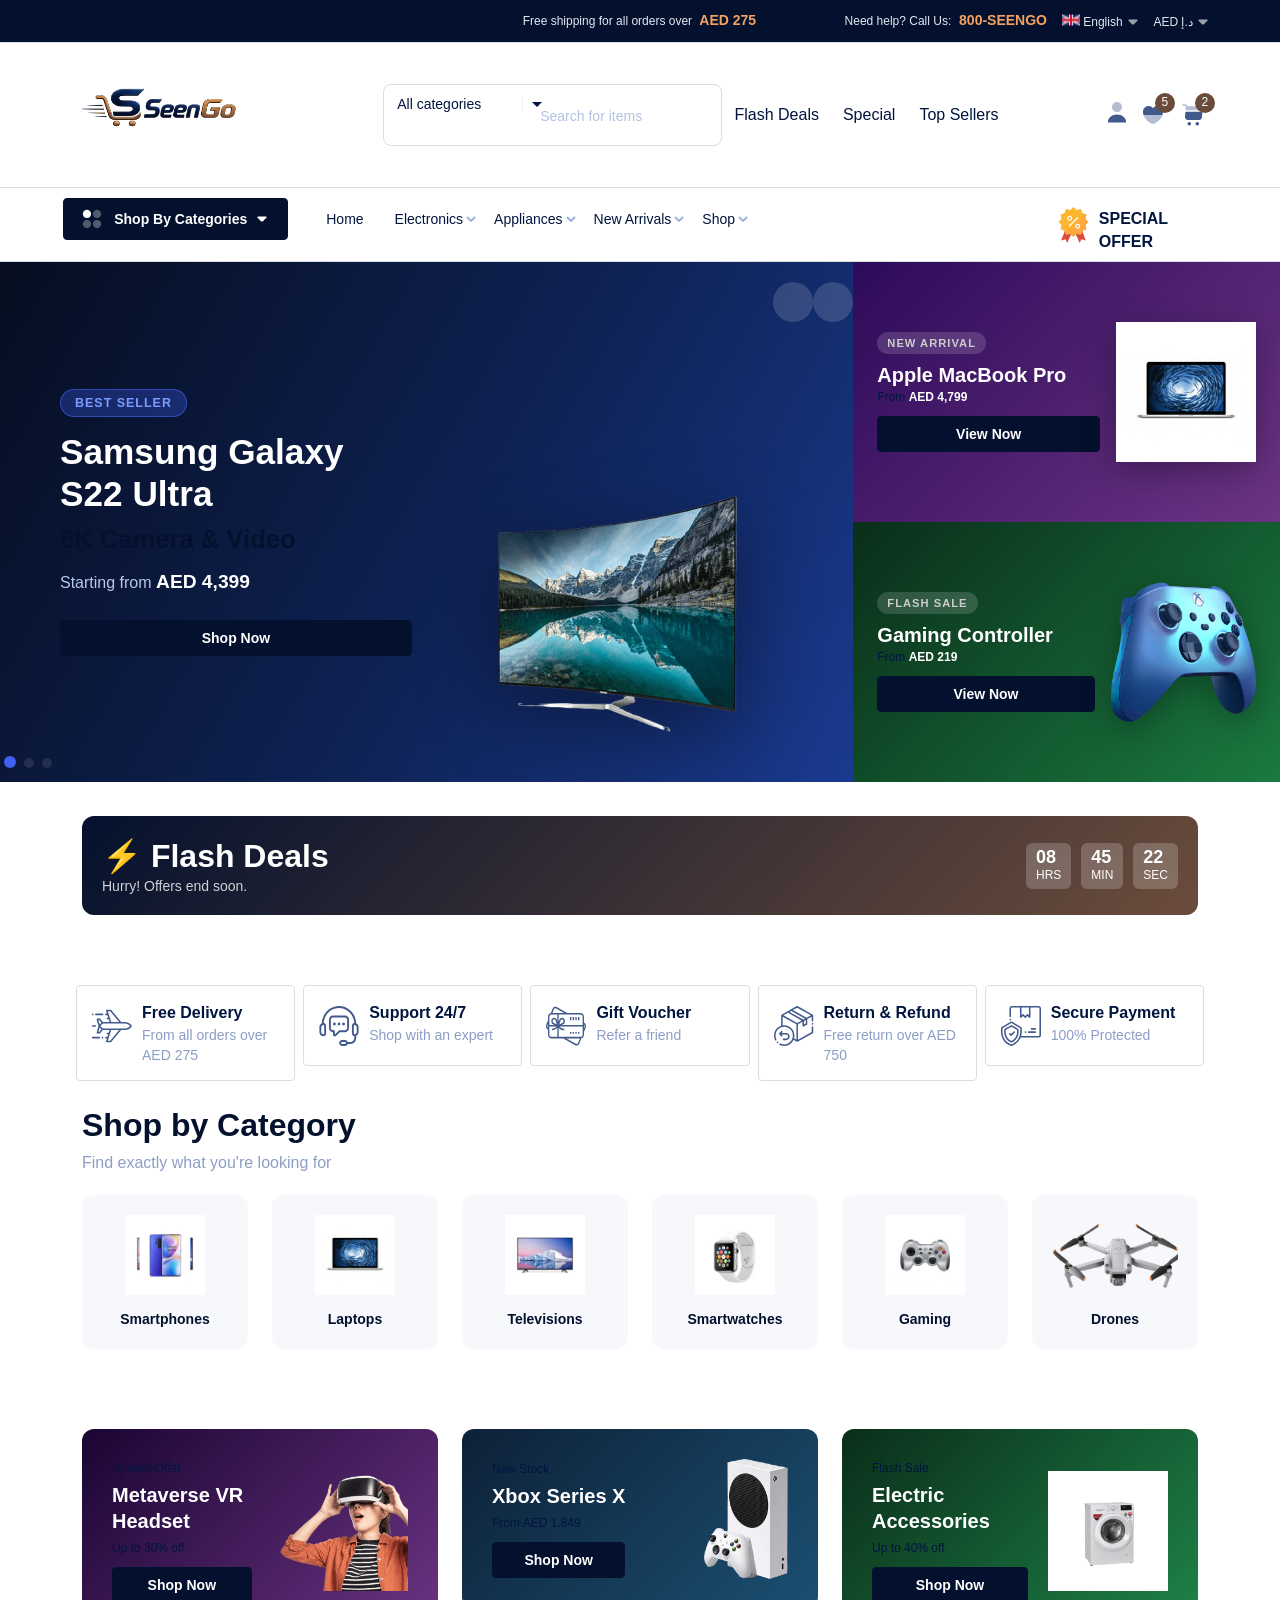
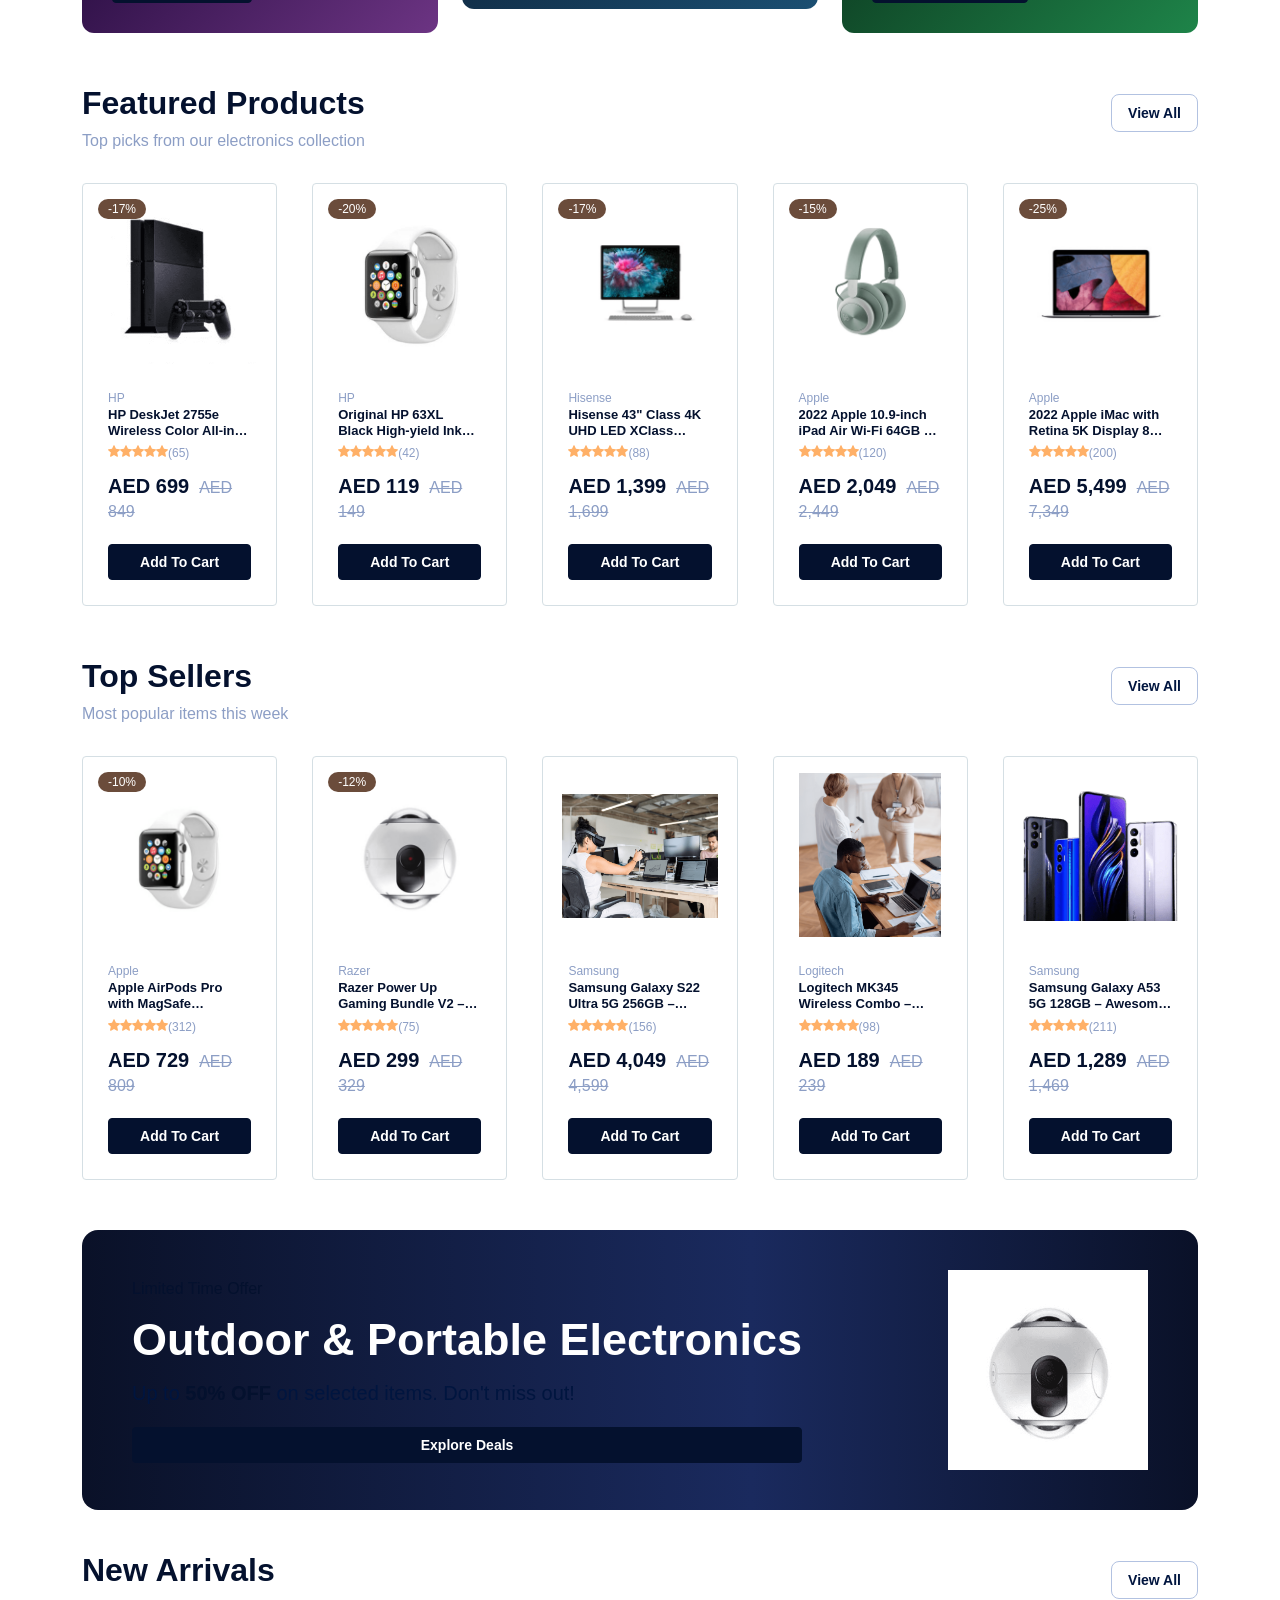
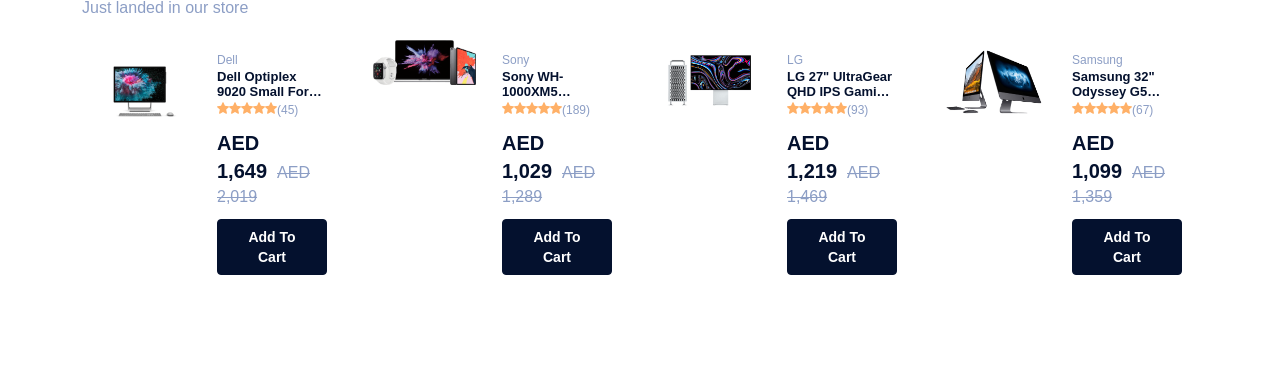
<file: shop-grid.html>
<!DOCTYPE html>
<html lang="en">
  <head>
    <meta charset="UTF-8">
    <meta name="viewport" content="width=device-width, initial-scale=1, maximum-scale=1">
    <meta http-equiv="X-UA-Compatible" content="ie=edge">
    <meta name="msapplication-TileColor" content="#0E0E0E">
    <meta name="template-color" content="#0E0E0E">
    <meta name="description" content="Index page">
    <meta name="keywords" content="index, page">
    <meta name="author" content="">
    <link href="assets/css/style.css?v=3.0.0" rel="stylesheet">
    <link href="assets/css/custom-mega.css" rel="stylesheet">
    <title>Shop - Seengo Dubai Electronics</title>
  </head>
  <body>
    </div>
    <div class="topbar top-brand-2">
      <div class="container-topbar">
        <div class="menu-topbar-left d-none d-xl-block">
        </div>
        <div class="info-topbar text-center d-none d-xl-block"><span class="font-xs color-brand-3">Free shipping for all orders over</span><span class="font-sm-bold color-success"> &nbsp;AED 275</span></div>
        <div class="menu-topbar-right"><span class="font-xs color-brand-3">Need help? Call Us:</span><span class="font-sm-bold color-success"> &nbsp;800-SEENGO</span>
          <div class="dropdown dropdown-language">
            <button class="btn dropdown-toggle" id="dropdownPage" type="button" data-bs-toggle="dropdown" aria-expanded="true" data-bs-display="static"><span class="dropdown-right font-xs color-brand-3"><img src="assets/imgs/template/en.svg" alt="Seengo"> English</span></button>
            <ul class="dropdown-menu dropdown-menu-light" aria-labelledby="dropdownPage" data-bs-popper="static">
              <li><a class="dropdown-item" href="#"><img src="assets/imgs/template/flag-en.svg" alt="Seengo"> English</a></li>
              <li><a class="dropdown-item" href="#"><img src="assets/imgs/template/flag-fr.svg" alt="Seengo"> Français</a></li>
              <li><a class="dropdown-item" href="#"><img src="assets/imgs/template/flag-es.svg" alt="Seengo"> Español</a></li>
              <li><a class="dropdown-item" href="#"><img src="assets/imgs/template/flag-pt.svg" alt="Seengo"> Português</a></li>
              <li><a class="dropdown-item" href="#"><img src="assets/imgs/template/flag-cn.svg" alt="Seengo"> 中国人</a></li>
            </ul>
          </div>
          <div class="dropdown dropdown-language">
            <button class="btn dropdown-toggle" id="dropdownPage2" type="button" data-bs-toggle="dropdown" aria-expanded="true" data-bs-display="static"><span class="dropdown-right font-xs color-brand-3">AED د.إ</span></button>
            <ul class="dropdown-menu dropdown-menu-light dropdown-menu-end" aria-labelledby="dropdownPage2" data-bs-popper="static">
              <li><a class="dropdown-item active" href="#">AED د.إ</a></li>
              <li><a class="dropdown-item" href="#">USD $</a></li>
              <li><a class="dropdown-item" href="#">EUR €</a></li>
              <li><a class="dropdown-item" href="#">GBP £</a></li>
            </ul>
          </div>
        </div>
      </div>
    </div>
    <header class="header header-container sticky-bar">
      <div class="container">
        <div class="main-header">
          <div class="header-left">
            <div class="header-logo"><a href="index.html"><img alt="Seengo" src="assets/imgs/ChatGPT Image Jun 26, 2026, 11_08_43 PM.png" style="height:60px;width:auto;"></a></div>
            <div class="header-search">
              <div class="box-header-search">
                <form class="form-search" method="post" action="#">
                  <div class="box-category">
                    <select class="select-active">
                      <option>All categories</option>
                      <option value="Mobile Phones">Mobile Phones</option>
                      <option value="Tablets">Tablets</option>
                      <option value="Headphones">Headphones</option>
                      <option value="Portable Bluetooth Speakers">Portable Bluetooth Speakers</option>
                      <option value="Power Banks">Power Banks</option>
                      <option value="Smartwatches">Smartwatches</option>
                      <option value="Chargers & Cables">Chargers & Cables</option>
                      <option value="Coffee Machines">Coffee Machines</option>
                    </select>
                  </div>
                  <div class="box-keysearch">
                    <input class="form-control font-xs" type="text" value="" placeholder="Search for items">
                  </div>
                </form>
              </div>
            </div>
            <div class="header-nav text-start">
              <nav class="nav-main-menu d-none d-xl-block">
                <ul class="main-menu">
                  <li><a class="active" href="#">Flash Deals</a></li>
                  <li><a href="#">Special</a></li>
                  <li><a href="#">Top Sellers</a></li>
                </ul>
              </nav>
              <div class="burger-icon burger-icon-white"><span class="burger-icon-top"></span><span class="burger-icon-mid"></span><span class="burger-icon-bottom"></span></div>
            </div>
            <div class="header-shop">
              <div class="d-inline-block box-dropdown-cart"><span class="font-lg icon-list icon-account"><span>Account</span></span>
                <div class="dropdown-account">
                  <ul style="padding: 15px; margin: 0; list-style: none; min-width: 150px;">
                    <li style="margin-bottom: 10px;"><a href="#" class="open-login-popup" class="color-brand-primary font-sm-bold">My Account</a></li>
                    <li style="margin-bottom: 10px;"><a href="#" class="open-login-popup" class="color-gray-500 font-sm">Order History</a></li>
                    <li style="margin-bottom: 10px;"><a href="#" class="open-login-popup" class="color-gray-500 font-sm">Login / Register</a></li>
                    <li style="border-top: 1px solid #CAD6EC; padding-top: 10px;"><a href="#" class="color-flash-red font-sm">Logout</a></li>
                  </ul>
                </div>
              </div><a class="font-lg icon-list icon-wishlist" href="shop-wishlist.html"><span>Wishlist</span><span class="number-item font-xs">5</span></a>
              <div class="d-inline-block box-dropdown-cart"><span class="font-lg icon-list icon-cart"><span>Cart</span><span class="number-item font-xs">2</span></span>
                <div class="dropdown-cart">
                  <div class="item-cart mb-20">
                    <div class="cart-image"><img src="assets/imgs/page/homepage1/imgsp5.png" alt="Seengo"></div>
                    <div class="cart-info"><a class="font-sm-bold color-brand-3" href="shop-single-product.html">2022 Apple iMac with Retina 5K Display 8GB RAM, 256GB SSD</a>
                      <p><span class="color-brand-2 font-sm-bold">1 x AED 10,499</span></p>
                    </div>
                  </div>
                  <div class="item-cart mb-20">
                    <div class="cart-image"><img src="assets/imgs/page/homepage1/imgsp4.png" alt="Seengo"></div>
                    <div class="cart-info"><a class="font-sm-bold color-brand-3" href="shop-single-product-2.html">2022 Apple iMac with Retina 5K Display 8GB RAM, 256GB SSD</a>
                      <p><span class="color-brand-2 font-sm-bold">1 x AED 10,499</span></p>
                    </div>
                  </div>
                  <div class="border-bottom pt-0 mb-15"></div>
                  <div class="cart-total">
                    <div class="row">
                      <div class="col-6 text-start"><span class="font-md-bold color-brand-3">Total</span></div>
                      <div class="col-6"><span class="font-md-bold color-brand-1">AED 9,499</span></div>
                    </div>
                    <div class="row mt-15">
                      <div class="col-6 text-start"><a class="btn btn-cart w-auto" href="shop-cart.html">View cart</a></div>
                      <div class="col-6"><a class="btn btn-buy w-auto" href="shop-checkout.html">Checkout</a></div>
                    </div>
                  </div>
                </div>
              </div>
            </div>
          </div>
        </div>
      </div>
      <div class="header-bottom">
        <div class="container">
          <div class="dropdown d-inline-block">
            <button class="btn dropdown-toggle btn-category" id="dropdownCategory" type="button" data-bs-toggle="dropdown" aria-expanded="true" data-bs-display="static"><span class="dropdown-right font-sm-bold color-white">Shop By Categories</span></button>
            <div class="sidebar-left dropdown-menu dropdown-menu-light" aria-labelledby="dropdownCategory" data-bs-popper="static">
              <ul class="menu-texts menu-close">
                <li class="has-children"><a href="javascript:;"><span class="img-link"><img src="assets/imgs/template/monitor.svg" alt="Seengo"></span><span class="text-link">Electronics</span></a>
                </li>
                <li class="has-children"><a href="javascript:;"><span class="img-link"><img src="assets/imgs/template/electricity.svg" alt="Seengo"></span><span class="text-link">Home &amp; Appliances</span></a>
                </li>
              </ul>
            </div>
          </div>
          <div class="header-nav d-inline-block">
            <nav class="nav-main-menu d-none d-xl-block">
              <ul class="main-menu">
                <li><a class="active" href="index.html">Home</a></li>
                <li class="has-children"> <a href="shop-grid.html">Electronics</a>
                </li>
                <li class="has-children"> <a href="shop-grid.html">Appliances</a></li>
                <li class="has-children"> <a href="shop-grid.html">New Arrivals</a></li>
                <li class="has-children"><a href="shop-grid.html">Shop</a>
                  <ul class="sub-menu two-col">
                    <li><a href="shop-single-product.html">Single Product</a></li>
                    <li><a href="shop-cart.html">Shop Cart</a></li>
                    <li><a href="shop-wishlist.html">Shop Wishlist</a></li>
                  </ul>
                </li>
              </ul>
            </nav>
          </div>
          <div class="discount font-16 font-bold">SPECIAL OFFER</div>
        </div>
      </div>
    </header>
    <div class="mobile-header-active mobile-header-wrapper-style perfect-scrollbar">
      <div class="mobile-header-wrapper-inner">
        <div class="mobile-header-content-area">
          <div class="mobile-logo"><a class="d-flex" href="index.html"><img alt="Seengo" src="assets/imgs/ChatGPT Image Jun 26, 2026, 11_08_43 PM.png" style="height:60px;width:auto;"></a></div>
          <div class="perfect-scroll">
            <div class="mobile-menu-wrap mobile-header-border">
              <nav class="mt-15">
                <ul class="mobile-menu font-heading">
                  <li><a class="active" href="index.html">Home</a></li>
                  <li class="has-children"><a href="shop-grid.html">Shop</a>
                    <ul class="sub-menu">
                      <li><a href="shop-single-product.html">Single Product</a></li>
                      <li><a href="shop-cart.html">Shop Cart</a></li>
                      <li><a href="shop-wishlist.html">Shop Wishlist</a></li>
                    </ul>
                  </li>
                </ul>
              </nav>
            </div>
            <div class="mobile-account">
              <div class="mobile-header-top">
                <div class="user-account"><a href="#" class="open-login-popup"><img src="assets/imgs/template/ava_1.png" alt="Seengo"></a>
                  <div class="content">
                    <h6 class="user-name">Hello<span class="text-brand"> Steven !</span></h6>
                    <p class="font-xs text-muted">You have 3 new messages</p>
                  </div>
                </div>
              </div>
            </div>
            <div class="mobile-banner">
              <div class="bg-5 block-iphone"><span class="color-brand-3 font-sm-lh32">Starting from AED 3,299</span>
                <h3 class="font-xl mb-10">iPhone 12 Pro 128Gb</h3>
                <p class="font-base color-brand-3 mb-10">Special Sale</p><a class="btn btn-arrow" href="shop-grid.html">learn more</a>
              </div>
            </div>
          </div>
        </div>
      </div>
    </div>
    <main class="main">

      <!-- HERO BANNER SLIDER -->
      <section class="section-box seengo-hero">
        <div class="container-fluid px-0">
          <div class="row g-0">
            <!-- MAIN SLIDER -->
            <div class="col-lg-8 col-12">
              <div class="swiper-container swiper-banner-1" style="height:100%;">
                <div class="swiper-wrapper">

                  <!-- Slide 1 — Samsung -->
                  <div class="swiper-slide">
                    <div class="seengo-slide" style="background:linear-gradient(120deg,#060d20 0%,#0e2254 55%,#1a3a8f 100%);">
                      <div class="seengo-slide-text">
                        <span class="slide-tag">Best Seller</span>
                        <h2>Samsung Galaxy S22 Ultra</h2>
                        <h3 class="color-brand-2">8K Camera &amp; Video</h3>
                        <p>Starting from <strong>AED 4,399</strong></p>
                        <a class="btn btn-cart" href="shop-single-product.html">Shop Now</a>
                      </div>
                      <div class="seengo-slide-img">
                        <img src="assets/imgs/page/homepage1/samsung.png" alt="Samsung Galaxy S22 Ultra">
                      </div>
                    </div>
                  </div>

                  <!-- Slide 2 — iPhone -->
                  <div class="swiper-slide">
                    <div class="seengo-slide" style="background:linear-gradient(120deg,#0d0d1a 0%,#16213e 55%,#1a2a5e 100%);">
                      <div class="seengo-slide-text">
                        <span class="slide-tag">New Arrival</span>
                        <h2>iPhone 12 Pro</h2>
                        <h3 class="color-brand-2">128GB – Pacific Blue</h3>
                        <p>Starting from <strong>AED 3,299</strong></p>
                        <a class="btn btn-cart" href="shop-single-product.html">Shop Now</a>
                      </div>
                      <div class="seengo-slide-img">
                        <img src="assets/imgs/page/homepage1/iphone-12.png" alt="iPhone 12 Pro">
                      </div>
                    </div>
                  </div>

                  <!-- Slide 3 — TV -->
                  <div class="swiper-slide">
                    <div class="seengo-slide" style="background:linear-gradient(120deg,#05161a 0%,#0d3040 55%,#1b5e7a 100%);">
                      <div class="seengo-slide-text">
                        <span class="slide-tag">Hot Deal</span>
                        <h2>4K OLED Smart TV</h2>
                        <h3 class="color-brand-2">65" – Dolby Vision</h3>
                        <p>Starting from <strong>AED 2,899</strong></p>
                        <a class="btn btn-cart" href="shop-single-product.html">Shop Now</a>
                      </div>
                      <div class="seengo-slide-img">
                        <img src="assets/imgs/page/homepage1/screen.png" alt="4K Smart TV">
                      </div>
                    </div>
                  </div>

                </div>
                <div class="swiper-button-next swiper-button-next-1"></div>
                <div class="swiper-button-prev swiper-button-prev-1"></div>
                <div class="swiper-pagination swiper-pagination-1"></div>
              </div>
            </div>

            <!-- SIDE BANNERS (desktop only) -->
            <div class="col-lg-4 d-none d-lg-flex flex-column">
              <div class="seengo-side-banner" style="background:linear-gradient(135deg,#2d0b5a 0%,#6c3483 100%);flex:1;">
                <div class="seengo-side-text">
                  <span class="slide-tag-sm">New Arrival</span>
                  <h5 class="color-white">Apple MacBook Pro</h5>
                  <p class="font-xs color-gray-300">From <strong class="color-white">AED 4,799</strong></p>
                  <a class="btn btn-xs btn-cart mt-10" href="shop-single-product.html">View Now</a>
                </div>
                <img src="assets/imgs/page/homepage1/laptop.png" alt="MacBook Pro">
              </div>
              <div class="seengo-side-banner" style="background:linear-gradient(135deg,#0a2e1a 0%,#1a7a40 100%);flex:1;">
                <div class="seengo-side-text">
                  <span class="slide-tag-sm">Flash Sale</span>
                  <h5 class="color-white">Gaming Controller</h5>
                  <p class="font-xs color-gray-300">From <strong class="color-white">AED 219</strong></p>
                  <a class="btn btn-xs btn-cart mt-10" href="shop-single-product.html">View Now</a>
                </div>
                <img src="assets/imgs/page/homepage1/controller.png" alt="Gaming Controller">
              </div>
            </div>

          </div>
        </div>
      </section>

      <!-- FLASH DEALS WIDGET -->
      <section class="section-box mt-30 mb-20">
        <div class="container">
          <div class="flash-deals-banner">
            <div>
              <h3 style="margin: 0; color: white;">⚡ Flash Deals</h3>
              <p style="margin: 0; color: #FFF; opacity: 0.8;">Hurry! Offers end soon.</p>
            </div>
            <div class="flash-deals-countdown">
              <div class="time-box">08<span style="font-size: 12px; font-weight: normal; display: block;">HRS</span></div>
              <div class="time-box">45<span style="font-size: 12px; font-weight: normal; display: block;">MIN</span></div>
              <div class="time-box">22<span style="font-size: 12px; font-weight: normal; display: block;">SEC</span></div>
            </div>
          </div>
        </div>
      </section>

      <!-- SERVICE ICONS -->
      <section class="section-box mt-30 mb-20">
        <div class="container">
          <ul class="list-col-5">
            <li>
              <div class="item-list">
                <div class="icon-left"><img src="assets/imgs/template/delivery.svg" alt="Seengo"></div>
                <div class="info-right">
                  <h5 class="font-lg-bold color-gray-100">Free Delivery</h5>
                  <p class="font-sm color-gray-500">From all orders over AED 275</p>
                </div>
              </div>
            </li>
            <li>
              <div class="item-list">
                <div class="icon-left"><img src="assets/imgs/template/support.svg" alt="Seengo"></div>
                <div class="info-right">
                  <h5 class="font-lg-bold color-gray-100">Support 24/7</h5>
                  <p class="font-sm color-gray-500">Shop with an expert</p>
                </div>
              </div>
            </li>
            <li>
              <div class="item-list">
                <div class="icon-left"><img src="assets/imgs/template/voucher.svg" alt="Seengo"></div>
                <div class="info-right">
                  <h5 class="font-lg-bold color-gray-100">Gift Voucher</h5>
                  <p class="font-sm color-gray-500">Refer a friend</p>
                </div>
              </div>
            </li>
            <li>
              <div class="item-list">
                <div class="icon-left"><img src="assets/imgs/template/return.svg" alt="Seengo"></div>
                <div class="info-right">
                  <h5 class="font-lg-bold color-gray-100">Return &amp; Refund</h5>
                  <p class="font-sm color-gray-500">Free return over AED 750</p>
                </div>
              </div>
            </li>
            <li>
              <div class="item-list">
                <div class="icon-left"><img src="assets/imgs/template/secure.svg" alt="Seengo"></div>
                <div class="info-right">
                  <h5 class="font-lg-bold color-gray-100">Secure Payment</h5>
                  <p class="font-sm color-gray-500">100% Protected</p>
                </div>
              </div>
            </li>
          </ul>
        </div>
      </section>

      <!-- SHOP BY CATEGORY -->
      <section class="section-box mb-30">
        <div class="container">
          <div class="section-title mb-20">
            <h3 class="color-brand-3">Shop by Category</h3>
            <p class="font-md color-gray-500">Find exactly what you're looking for</p>
          </div>
          <div class="row">
            <div class="col-lg-2 col-md-3 col-sm-4 col-6 mb-20">
              <a href="shop-single-product.html" class="card-category text-center d-block p-20 hover-up" style="background:#f7f8fc;border-radius:12px;">
                <img src="assets/imgs/page/homepage1/smartphone.png" alt="Smartphones" style="height:80px;object-fit:contain;margin-bottom:10px;">
                <h6 class="color-brand-3 font-sm-bold">Smartphones</h6>
              </a>
            </div>
            <div class="col-lg-2 col-md-3 col-sm-4 col-6 mb-20">
              <a href="shop-single-product.html" class="card-category text-center d-block p-20 hover-up" style="background:#f7f8fc;border-radius:12px;">
                <img src="assets/imgs/page/homepage1/laptop.png" alt="Laptops" style="height:80px;object-fit:contain;margin-bottom:10px;">
                <h6 class="color-brand-3 font-sm-bold">Laptops</h6>
              </a>
            </div>
            <div class="col-lg-2 col-md-3 col-sm-4 col-6 mb-20">
              <a href="shop-single-product.html" class="card-category text-center d-block p-20 hover-up" style="background:#f7f8fc;border-radius:12px;">
                <img src="assets/imgs/page/homepage1/television.png" alt="TVs" style="height:80px;object-fit:contain;margin-bottom:10px;">
                <h6 class="color-brand-3 font-sm-bold">Televisions</h6>
              </a>
            </div>
            <div class="col-lg-2 col-md-3 col-sm-4 col-6 mb-20">
              <a href="shop-single-product.html" class="card-category text-center d-block p-20 hover-up" style="background:#f7f8fc;border-radius:12px;">
                <img src="assets/imgs/page/homepage1/smartwatches.png" alt="Smartwatches" style="height:80px;object-fit:contain;margin-bottom:10px;">
                <h6 class="color-brand-3 font-sm-bold">Smartwatches</h6>
              </a>
            </div>
            <div class="col-lg-2 col-md-3 col-sm-4 col-6 mb-20">
              <a href="shop-single-product.html" class="card-category text-center d-block p-20 hover-up" style="background:#f7f8fc;border-radius:12px;">
                <img src="assets/imgs/page/homepage1/gaming.png" alt="Gaming" style="height:80px;object-fit:contain;margin-bottom:10px;">
                <h6 class="color-brand-3 font-sm-bold">Gaming</h6>
              </a>
            </div>
            <div class="col-lg-2 col-md-3 col-sm-4 col-6 mb-20">
              <a href="shop-single-product.html" class="card-category text-center d-block p-20 hover-up" style="background:#f7f8fc;border-radius:12px;">
                <img src="assets/imgs/page/homepage1/drone.png" alt="Drones" style="height:80px;object-fit:contain;margin-bottom:10px;">
                <h6 class="color-brand-3 font-sm-bold">Drones</h6>
              </a>
            </div>
          </div>
        </div>
      </section>

      <!-- PROMO BANNERS ROW -->
      <section class="section-box mb-30">
        <div class="container">
          <div class="row">
            <div class="col-lg-4 col-md-6 mb-20">
              <div class="banner-promo hover-up" style="background:linear-gradient(135deg,#1a0533 0%,#6c3483 100%);border-radius:12px;padding:30px;display:flex;align-items:center;min-height:160px;gap:20px;">
                <div>
                  <span class="font-xs color-gray-300 d-block mb-5">Special Offer</span>
                  <h5 class="color-white mb-5">Metaverse VR Headset</h5>
                  <p class="font-xs color-gray-400 mb-10">Up to 30% off</p>
                  <a class="btn btn-xs btn-cart" href="shop-single-product.html">Shop Now</a>
                </div>
                <img src="assets/imgs/page/homepage1/metaverse.png" alt="VR" style="max-height:120px;object-fit:contain;margin-left:auto;">
              </div>
            </div>
            <div class="col-lg-4 col-md-6 mb-20">
              <div class="banner-promo hover-up" style="background:linear-gradient(135deg,#0d2137 0%,#1b4f72 100%);border-radius:12px;padding:30px;display:flex;align-items:center;min-height:160px;gap:20px;">
                <div>
                  <span class="font-xs color-gray-300 d-block mb-5">New Stock</span>
                  <h5 class="color-white mb-5">Xbox Series X</h5>
                  <p class="font-xs color-gray-400 mb-10">From AED 1,849</p>
                  <a class="btn btn-xs btn-cart" href="shop-single-product.html">Shop Now</a>
                </div>
                <img src="assets/imgs/page/homepage1/xbox.png" alt="Xbox" style="max-height:120px;object-fit:contain;margin-left:auto;">
              </div>
            </div>
            <div class="col-lg-4 col-md-6 mb-20">
              <div class="banner-promo hover-up" style="background:linear-gradient(135deg,#0a2e1a 0%,#1e8449 100%);border-radius:12px;padding:30px;display:flex;align-items:center;min-height:160px;gap:20px;">
                <div>
                  <span class="font-xs color-gray-300 d-block mb-5">Flash Sale</span>
                  <h5 class="color-white mb-5">Electric Accessories</h5>
                  <p class="font-xs color-gray-400 mb-10">Up to 40% off</p>
                  <a class="btn btn-xs btn-cart" href="shop-single-product.html">Shop Now</a>
                </div>
                <img src="assets/imgs/page/homepage1/electric.png" alt="Electric" style="max-height:120px;object-fit:contain;margin-left:auto;">
              </div>
            </div>
          </div>
        </div>
      </section>

      <!-- FEATURED PRODUCTS -->
      <section class="section-box mb-40">
        <div class="container">
          <div class="section-title mb-20 d-flex align-items-center justify-content-between">
            <div>
              <h3 class="color-brand-3">Featured Products</h3>
              <p class="font-md color-gray-500">Top picks from our electronics collection</p>
            </div>
            <a href="shop-single-product.html" class="btn btn-border font-sm-bold">View All</a>
          </div>
          <div class="list-products-5">

            <div class="card-grid-style-3">
              <div class="card-grid-inner">
                <div class="tools">
                  <a class="btn btn-wishlist btn-tooltip mb-10" href="shop-wishlist.html" aria-label="Add To Wishlist"></a>
                  <a class="btn btn-quickview btn-tooltip" aria-label="Quick view" href="#ModalQuickview" data-bs-toggle="modal"></a>
                </div>
                <div class="image-box"><span class="label bg-brand-2">-17%</span><a href="shop-single-product.html"><img src="assets/imgs/page/homepage1/imgsp1.png" alt="Seengo"></a></div>
                <div class="info-right">
                  <a class="font-xs color-gray-500" href="shop-single-product.html">HP</a><br>
                  <a class="color-brand-3 font-sm-bold" href="shop-single-product.html">HP DeskJet 2755e Wireless Color All-in-One Printer</a>
                  <div class="rating"><img src="assets/imgs/template/icons/star.svg" alt="Seengo"><img src="assets/imgs/template/icons/star.svg" alt="Seengo"><img src="assets/imgs/template/icons/star.svg" alt="Seengo"><img src="assets/imgs/template/icons/star.svg" alt="Seengo"><img src="assets/imgs/template/icons/star.svg" alt="Seengo"><span class="font-xs color-gray-500">(65)</span></div>
                  <div class="price-info"><strong class="font-lg-bold color-brand-3 price-main">AED 699</strong><span class="color-gray-500 price-line">AED 849</span></div>
                  <div class="mt-20 box-btn-cart"><a class="btn btn-cart" href="shop-cart.html">Add To Cart</a></div>
                </div>
              </div>
            </div>

            <div class="card-grid-style-3">
              <div class="card-grid-inner">
                <div class="tools">
                  <a class="btn btn-wishlist btn-tooltip mb-10" href="shop-wishlist.html" aria-label="Add To Wishlist"></a>
                  <a class="btn btn-quickview btn-tooltip" aria-label="Quick view" href="#ModalQuickview" data-bs-toggle="modal"></a>
                </div>
                <div class="image-box"><span class="label bg-brand-2">-20%</span><a href="shop-single-product.html"><img src="assets/imgs/page/homepage1/imgsp2.png" alt="Seengo"></a></div>
                <div class="info-right">
                  <a class="font-xs color-gray-500" href="shop-single-product.html">HP</a><br>
                  <a class="color-brand-3 font-sm-bold" href="shop-single-product.html">Original HP 63XL Black High-yield Ink Cartridge</a>
                  <div class="rating"><img src="assets/imgs/template/icons/star.svg" alt="Seengo"><img src="assets/imgs/template/icons/star.svg" alt="Seengo"><img src="assets/imgs/template/icons/star.svg" alt="Seengo"><img src="assets/imgs/template/icons/star.svg" alt="Seengo"><img src="assets/imgs/template/icons/star.svg" alt="Seengo"><span class="font-xs color-gray-500">(42)</span></div>
                  <div class="price-info"><strong class="font-lg-bold color-brand-3 price-main">AED 119</strong><span class="color-gray-500 price-line">AED 149</span></div>
                  <div class="mt-20 box-btn-cart"><a class="btn btn-cart" href="shop-cart.html">Add To Cart</a></div>
                </div>
              </div>
            </div>

            <div class="card-grid-style-3">
              <div class="card-grid-inner">
                <div class="tools">
                  <a class="btn btn-wishlist btn-tooltip mb-10" href="shop-wishlist.html" aria-label="Add To Wishlist"></a>
                  <a class="btn btn-quickview btn-tooltip" aria-label="Quick view" href="#ModalQuickview" data-bs-toggle="modal"></a>
                </div>
                <div class="image-box"><span class="label bg-brand-2">-17%</span><a href="shop-single-product.html"><img src="assets/imgs/page/homepage1/imgsp3.png" alt="Seengo"></a></div>
                <div class="info-right">
                  <a class="font-xs color-gray-500" href="shop-single-product.html">Hisense</a><br>
                  <a class="color-brand-3 font-sm-bold" href="shop-single-product.html">Hisense 43" Class 4K UHD LED XClass Smart TV HDR</a>
                  <div class="rating"><img src="assets/imgs/template/icons/star.svg" alt="Seengo"><img src="assets/imgs/template/icons/star.svg" alt="Seengo"><img src="assets/imgs/template/icons/star.svg" alt="Seengo"><img src="assets/imgs/template/icons/star.svg" alt="Seengo"><img src="assets/imgs/template/icons/star.svg" alt="Seengo"><span class="font-xs color-gray-500">(88)</span></div>
                  <div class="price-info"><strong class="font-lg-bold color-brand-3 price-main">AED 1,399</strong><span class="color-gray-500 price-line">AED 1,699</span></div>
                  <div class="mt-20 box-btn-cart"><a class="btn btn-cart" href="shop-cart.html">Add To Cart</a></div>
                </div>
              </div>
            </div>

            <div class="card-grid-style-3">
              <div class="card-grid-inner">
                <div class="tools">
                  <a class="btn btn-wishlist btn-tooltip mb-10" href="shop-wishlist.html" aria-label="Add To Wishlist"></a>
                  <a class="btn btn-quickview btn-tooltip" aria-label="Quick view" href="#ModalQuickview" data-bs-toggle="modal"></a>
                </div>
                <div class="image-box"><span class="label bg-brand-2">-15%</span><a href="shop-single-product.html"><img src="assets/imgs/page/homepage1/imgsp4.png" alt="Seengo"></a></div>
                <div class="info-right">
                  <a class="font-xs color-gray-500" href="shop-single-product.html">Apple</a><br>
                  <a class="color-brand-3 font-sm-bold" href="shop-single-product.html">2022 Apple 10.9-inch iPad Air Wi-Fi 64GB – Silver</a>
                  <div class="rating"><img src="assets/imgs/template/icons/star.svg" alt="Seengo"><img src="assets/imgs/template/icons/star.svg" alt="Seengo"><img src="assets/imgs/template/icons/star.svg" alt="Seengo"><img src="assets/imgs/template/icons/star.svg" alt="Seengo"><img src="assets/imgs/template/icons/star.svg" alt="Seengo"><span class="font-xs color-gray-500">(120)</span></div>
                  <div class="price-info"><strong class="font-lg-bold color-brand-3 price-main">AED 2,049</strong><span class="color-gray-500 price-line">AED 2,449</span></div>
                  <div class="mt-20 box-btn-cart"><a class="btn btn-cart" href="shop-cart.html">Add To Cart</a></div>
                </div>
              </div>
            </div>

            <div class="card-grid-style-3">
              <div class="card-grid-inner">
                <div class="tools">
                  <a class="btn btn-wishlist btn-tooltip mb-10" href="shop-wishlist.html" aria-label="Add To Wishlist"></a>
                  <a class="btn btn-quickview btn-tooltip" aria-label="Quick view" href="#ModalQuickview" data-bs-toggle="modal"></a>
                </div>
                <div class="image-box"><span class="label bg-brand-2">-25%</span><a href="shop-single-product.html"><img src="assets/imgs/page/homepage1/imgsp5.png" alt="Seengo"></a></div>
                <div class="info-right">
                  <a class="font-xs color-gray-500" href="shop-single-product.html">Apple</a><br>
                  <a class="color-brand-3 font-sm-bold" href="shop-single-product.html">2022 Apple iMac with Retina 5K Display 8GB RAM, 256GB SSD</a>
                  <div class="rating"><img src="assets/imgs/template/icons/star.svg" alt="Seengo"><img src="assets/imgs/template/icons/star.svg" alt="Seengo"><img src="assets/imgs/template/icons/star.svg" alt="Seengo"><img src="assets/imgs/template/icons/star.svg" alt="Seengo"><img src="assets/imgs/template/icons/star.svg" alt="Seengo"><span class="font-xs color-gray-500">(200)</span></div>
                  <div class="price-info"><strong class="font-lg-bold color-brand-3 price-main">AED 5,499</strong><span class="color-gray-500 price-line">AED 7,349</span></div>
                  <div class="mt-20 box-btn-cart"><a class="btn btn-cart" href="shop-cart.html">Add To Cart</a></div>
                </div>
              </div>
            </div>

          </div>
        </div>
      </section>

      <!-- MORE PRODUCTS ROW 2 -->
      <section class="section-box mb-40">
        <div class="container">
          <div class="section-title mb-20 d-flex align-items-center justify-content-between">
            <div>
              <h3 class="color-brand-3">Top Sellers</h3>
              <p class="font-md color-gray-500">Most popular items this week</p>
            </div>
            <a href="shop-single-product.html" class="btn btn-border font-sm-bold">View All</a>
          </div>
          <div class="list-products-5">

            <div class="card-grid-style-3">
              <div class="card-grid-inner">
                <div class="tools">
                  <a class="btn btn-wishlist btn-tooltip mb-10" href="shop-wishlist.html" aria-label="Add To Wishlist"></a>
                  <a class="btn btn-quickview btn-tooltip" aria-label="Quick view" href="#ModalQuickview" data-bs-toggle="modal"></a>
                </div>
                <div class="image-box"><span class="label bg-brand-2">-10%</span><a href="shop-single-product.html"><img src="assets/imgs/page/homepage1/imgsp6.png" alt="Seengo"></a></div>
                <div class="info-right">
                  <a class="font-xs color-gray-500" href="shop-single-product.html">Apple</a><br>
                  <a class="color-brand-3 font-sm-bold" href="shop-single-product.html">Apple AirPods Pro with MagSafe Charging Case</a>
                  <div class="rating"><img src="assets/imgs/template/icons/star.svg" alt="Seengo"><img src="assets/imgs/template/icons/star.svg" alt="Seengo"><img src="assets/imgs/template/icons/star.svg" alt="Seengo"><img src="assets/imgs/template/icons/star.svg" alt="Seengo"><img src="assets/imgs/template/icons/star.svg" alt="Seengo"><span class="font-xs color-gray-500">(312)</span></div>
                  <div class="price-info"><strong class="font-lg-bold color-brand-3 price-main">AED 729</strong><span class="color-gray-500 price-line">AED 809</span></div>
                  <div class="mt-20 box-btn-cart"><a class="btn btn-cart" href="shop-cart.html">Add To Cart</a></div>
                </div>
              </div>
            </div>

            <div class="card-grid-style-3">
              <div class="card-grid-inner">
                <div class="tools">
                  <a class="btn btn-wishlist btn-tooltip mb-10" href="shop-wishlist.html" aria-label="Add To Wishlist"></a>
                  <a class="btn btn-quickview btn-tooltip" aria-label="Quick view" href="#ModalQuickview" data-bs-toggle="modal"></a>
                </div>
                <div class="image-box"><span class="label bg-brand-2">-12%</span><a href="shop-single-product.html"><img src="assets/imgs/page/homepage1/imgsp7.png" alt="Seengo"></a></div>
                <div class="info-right">
                  <a class="font-xs color-gray-500" href="shop-single-product.html">Razer</a><br>
                  <a class="color-brand-3 font-sm-bold" href="shop-single-product.html">Razer Power Up Gaming Bundle V2 – Cynosa Lite</a>
                  <div class="rating"><img src="assets/imgs/template/icons/star.svg" alt="Seengo"><img src="assets/imgs/template/icons/star.svg" alt="Seengo"><img src="assets/imgs/template/icons/star.svg" alt="Seengo"><img src="assets/imgs/template/icons/star.svg" alt="Seengo"><img src="assets/imgs/template/icons/star.svg" alt="Seengo"><span class="font-xs color-gray-500">(75)</span></div>
                  <div class="price-info"><strong class="font-lg-bold color-brand-3 price-main">AED 299</strong><span class="color-gray-500 price-line">AED 329</span></div>
                  <div class="mt-20 box-btn-cart"><a class="btn btn-cart" href="shop-cart.html">Add To Cart</a></div>
                </div>
              </div>
            </div>

            <div class="card-grid-style-3">
              <div class="card-grid-inner">
                <div class="tools">
                  <a class="btn btn-wishlist btn-tooltip mb-10" href="shop-wishlist.html" aria-label="Add To Wishlist"></a>
                  <a class="btn btn-quickview btn-tooltip" aria-label="Quick view" href="#ModalQuickview" data-bs-toggle="modal"></a>
                </div>
                <div class="image-box"><a href="shop-single-product.html"><img src="assets/imgs/page/homepage1/img-1.png" alt="Seengo"></a></div>
                <div class="info-right">
                  <a class="font-xs color-gray-500" href="shop-single-product.html">Samsung</a><br>
                  <a class="color-brand-3 font-sm-bold" href="shop-single-product.html">Samsung Galaxy S22 Ultra 5G 256GB – Phantom Black</a>
                  <div class="rating"><img src="assets/imgs/template/icons/star.svg" alt="Seengo"><img src="assets/imgs/template/icons/star.svg" alt="Seengo"><img src="assets/imgs/template/icons/star.svg" alt="Seengo"><img src="assets/imgs/template/icons/star.svg" alt="Seengo"><img src="assets/imgs/template/icons/star.svg" alt="Seengo"><span class="font-xs color-gray-500">(156)</span></div>
                  <div class="price-info"><strong class="font-lg-bold color-brand-3 price-main">AED 4,049</strong><span class="color-gray-500 price-line">AED 4,599</span></div>
                  <div class="mt-20 box-btn-cart"><a class="btn btn-cart" href="shop-cart.html">Add To Cart</a></div>
                </div>
              </div>
            </div>

            <div class="card-grid-style-3">
              <div class="card-grid-inner">
                <div class="tools">
                  <a class="btn btn-wishlist btn-tooltip mb-10" href="shop-wishlist.html" aria-label="Add To Wishlist"></a>
                  <a class="btn btn-quickview btn-tooltip" aria-label="Quick view" href="#ModalQuickview" data-bs-toggle="modal"></a>
                </div>
                <div class="image-box"><a href="shop-single-product.html"><img src="assets/imgs/page/homepage1/img-2.png" alt="Seengo"></a></div>
                <div class="info-right">
                  <a class="font-xs color-gray-500" href="shop-single-product.html">Logitech</a><br>
                  <a class="color-brand-3 font-sm-bold" href="shop-single-product.html">Logitech MK345 Wireless Combo – Keyboard &amp; Mouse</a>
                  <div class="rating"><img src="assets/imgs/template/icons/star.svg" alt="Seengo"><img src="assets/imgs/template/icons/star.svg" alt="Seengo"><img src="assets/imgs/template/icons/star.svg" alt="Seengo"><img src="assets/imgs/template/icons/star.svg" alt="Seengo"><img src="assets/imgs/template/icons/star.svg" alt="Seengo"><span class="font-xs color-gray-500">(98)</span></div>
                  <div class="price-info"><strong class="font-lg-bold color-brand-3 price-main">AED 189</strong><span class="color-gray-500 price-line">AED 239</span></div>
                  <div class="mt-20 box-btn-cart"><a class="btn btn-cart" href="shop-cart.html">Add To Cart</a></div>
                </div>
              </div>
            </div>

            <div class="card-grid-style-3">
              <div class="card-grid-inner">
                <div class="tools">
                  <a class="btn btn-wishlist btn-tooltip mb-10" href="shop-wishlist.html" aria-label="Add To Wishlist"></a>
                  <a class="btn btn-quickview btn-tooltip" aria-label="Quick view" href="#ModalQuickview" data-bs-toggle="modal"></a>
                </div>
                <div class="image-box"><a href="shop-single-product.html"><img src="assets/imgs/page/homepage1/phone.png" alt="Seengo"></a></div>
                <div class="info-right">
                  <a class="font-xs color-gray-500" href="shop-single-product.html">Samsung</a><br>
                  <a class="color-brand-3 font-sm-bold" href="shop-single-product.html">Samsung Galaxy A53 5G 128GB – Awesome Blue</a>
                  <div class="rating"><img src="assets/imgs/template/icons/star.svg" alt="Seengo"><img src="assets/imgs/template/icons/star.svg" alt="Seengo"><img src="assets/imgs/template/icons/star.svg" alt="Seengo"><img src="assets/imgs/template/icons/star.svg" alt="Seengo"><img src="assets/imgs/template/icons/star.svg" alt="Seengo"><span class="font-xs color-gray-500">(211)</span></div>
                  <div class="price-info"><strong class="font-lg-bold color-brand-3 price-main">AED 1,289</strong><span class="color-gray-500 price-line">AED 1,469</span></div>
                  <div class="mt-20 box-btn-cart"><a class="btn btn-cart" href="shop-cart.html">Add To Cart</a></div>
                </div>
              </div>
            </div>

          </div>
        </div>
      </section>

      <!-- WIDE PROMO BANNER -->
      <section class="section-box mb-40">
        <div class="container">
          <div style="background:linear-gradient(90deg,#0a1128 0%,#1a2a5e 60%,#0a1128 100%);border-radius:16px;padding:40px 50px;display:flex;align-items:center;justify-content:space-between;flex-wrap:wrap;gap:20px;">
            <div>
              <span class="font-md color-brand-2 d-block mb-10">Limited Time Offer</span>
              <h2 class="color-white mb-10">Outdoor &amp; Portable Electronics</h2>
              <p class="font-lg color-gray-400 mb-20">Up to <strong class="color-brand-2">50% OFF</strong> on selected items. Don't miss out!</p>
              <a class="btn btn-cart" href="shop-single-product.html">Explore Deals</a>
            </div>
            <img src="assets/imgs/page/homepage1/outdoor.png" alt="Outdoor Electronics" style="max-height:200px;object-fit:contain;">
          </div>
        </div>
      </section>

      <!-- NEW ARRIVALS GRID -->
      <section class="section-box mb-50">
        <div class="container">
          <div class="section-title mb-20 d-flex align-items-center justify-content-between">
            <div>
              <h3 class="color-brand-3">New Arrivals</h3>
              <p class="font-md color-gray-500">Just landed in our store</p>
            </div>
            <a href="shop-single-product.html" class="btn btn-border font-sm-bold">View All</a>
          </div>
          <div class="row">
            <div class="col-lg-3 col-md-6 col-sm-6 mb-20">
              <div class="card-grid-style-2 card-grid-none-border hover-up">
                <div class="image-box"><a href="shop-single-product.html"><img src="assets/imgs/page/homepage1/computer.png" alt="Seengo"></a></div>
                <div class="info-right">
                  <span class="font-xs color-gray-500">Dell</span><br>
                  <a class="color-brand-3 font-xs-bold" href="shop-single-product.html">Dell Optiplex 9020 Small Form Business Desktop</a>
                  <div class="rating"><img src="assets/imgs/template/icons/star.svg" alt="Seengo"><img src="assets/imgs/template/icons/star.svg" alt="Seengo"><img src="assets/imgs/template/icons/star.svg" alt="Seengo"><img src="assets/imgs/template/icons/star.svg" alt="Seengo"><img src="assets/imgs/template/icons/star.svg" alt="Seengo"><span class="font-xs color-gray-500">(45)</span></div>
                  <div class="price-info"><strong class="font-lg-bold color-brand-3 price-main">AED 1,649</strong><span class="color-gray-500 price-line">AED 2,019</span></div>
                  <div class="mt-10"><a class="btn btn-cart btn-sm" href="shop-cart.html">Add To Cart</a></div>
                </div>
              </div>
            </div>
            <div class="col-lg-3 col-md-6 col-sm-6 mb-20">
              <div class="card-grid-style-2 card-grid-none-border hover-up">
                <div class="image-box"><a href="shop-single-product.html"><img src="assets/imgs/page/homepage1/electronic.png" alt="Seengo"></a></div>
                <div class="info-right">
                  <span class="font-xs color-gray-500">Sony</span><br>
                  <a class="color-brand-3 font-xs-bold" href="shop-single-product.html">Sony WH-1000XM5 Wireless Noise Cancelling Headphones</a>
                  <div class="rating"><img src="assets/imgs/template/icons/star.svg" alt="Seengo"><img src="assets/imgs/template/icons/star.svg" alt="Seengo"><img src="assets/imgs/template/icons/star.svg" alt="Seengo"><img src="assets/imgs/template/icons/star.svg" alt="Seengo"><img src="assets/imgs/template/icons/star.svg" alt="Seengo"><span class="font-xs color-gray-500">(189)</span></div>
                  <div class="price-info"><strong class="font-lg-bold color-brand-3 price-main">AED 1,029</strong><span class="color-gray-500 price-line">AED 1,289</span></div>
                  <div class="mt-10"><a class="btn btn-cart btn-sm" href="shop-cart.html">Add To Cart</a></div>
                </div>
              </div>
            </div>
            <div class="col-lg-3 col-md-6 col-sm-6 mb-20">
              <div class="card-grid-style-2 card-grid-none-border hover-up">
                <div class="image-box"><a href="shop-single-product.html"><img src="assets/imgs/page/homepage1/screen-2.png" alt="Seengo"></a></div>
                <div class="info-right">
                  <span class="font-xs color-gray-500">LG</span><br>
                  <a class="color-brand-3 font-xs-bold" href="shop-single-product.html">LG 27" UltraGear QHD IPS Gaming Monitor 165Hz</a>
                  <div class="rating"><img src="assets/imgs/template/icons/star.svg" alt="Seengo"><img src="assets/imgs/template/icons/star.svg" alt="Seengo"><img src="assets/imgs/template/icons/star.svg" alt="Seengo"><img src="assets/imgs/template/icons/star.svg" alt="Seengo"><img src="assets/imgs/template/icons/star.svg" alt="Seengo"><span class="font-xs color-gray-500">(93)</span></div>
                  <div class="price-info"><strong class="font-lg-bold color-brand-3 price-main">AED 1,219</strong><span class="color-gray-500 price-line">AED 1,469</span></div>
                  <div class="mt-10"><a class="btn btn-cart btn-sm" href="shop-cart.html">Add To Cart</a></div>
                </div>
              </div>
            </div>
            <div class="col-lg-3 col-md-6 col-sm-6 mb-20">
              <div class="card-grid-style-2 card-grid-none-border hover-up">
                <div class="image-box"><a href="shop-single-product.html"><img src="assets/imgs/page/homepage1/screen-3.png" alt="Seengo"></a></div>
                <div class="info-right">
                  <span class="font-xs color-gray-500">Samsung</span><br>
                  <a class="color-brand-3 font-xs-bold" href="shop-single-product.html">Samsung 32" Odyssey G5 Curved Gaming Monitor WQHD</a>
                  <div class="rating"><img src="assets/imgs/template/icons/star.svg" alt="Seengo"><img src="assets/imgs/template/icons/star.svg" alt="Seengo"><img src="assets/imgs/template/icons/star.svg" alt="Seengo"><img src="assets/imgs/template/icons/star.svg" alt="Seengo"><img src="assets/imgs/template/icons/star.svg" alt="Seengo"><span class="font-xs color-gray-500">(67)</span></div>
                  <div class="price-info"><strong class="font-lg-bold color-brand-3 price-main">AED 1,099</strong><span class="color-gray-500 price-line">AED 1,359</span></div>
                  <div class="mt-10"><a class="btn btn-cart btn-sm" href="shop-cart.html">Add To Cart</a></div>
                </div>
              </div>
            </div>
          </div>
        </div>
      </section>

      <div class="modal fade" id="ModalQuickview" tabindex="-1" aria-hidden="true" style="display: none;">
        <div class="modal-dialog modal-xl">
          <div class="modal-content apply-job-form">
            <button class="btn-close" type="button" data-bs-dismiss="modal" aria-label="Close"></button>
            <div class="modal-body p-30">
              <div class="row">
                <div class="col-lg-6">
                  <div class="gallery-image">
                    <div class="galleries-2">
                      <div class="detail-gallery">
                        <div class="product-image-slider-2">
                          <figure class="border-radius-10"><img src="assets/imgs/page/product/img-gallery-1.jpg" alt="product image"></figure>
                          <figure class="border-radius-10"><img src="assets/imgs/page/product/img-gallery-2.jpg" alt="product image"></figure>
                          <figure class="border-radius-10"><img src="assets/imgs/page/product/img-gallery-3.jpg" alt="product image"></figure>
                          <figure class="border-radius-10"><img src="assets/imgs/page/product/img-gallery-4.jpg" alt="product image"></figure>
                          <figure class="border-radius-10"><img src="assets/imgs/page/product/img-gallery-5.jpg" alt="product image"></figure>
                          <figure class="border-radius-10"><img src="assets/imgs/page/product/img-gallery-6.jpg" alt="product image"></figure>
                          <figure class="border-radius-10"><img src="assets/imgs/page/product/img-gallery-7.jpg" alt="product image"></figure>
                        </div>
                      </div>
                      <div class="slider-nav-thumbnails-2">
                        <div>
                          <div class="item-thumb"><img src="assets/imgs/page/product/img-gallery-1.jpg" alt="product image"></div>
                        </div>
                        <div>
                          <div class="item-thumb"><img src="assets/imgs/page/product/img-gallery-2.jpg" alt="product image"></div>
                        </div>
                        <div>
                          <div class="item-thumb"><img src="assets/imgs/page/product/img-gallery-3.jpg" alt="product image"></div>
                        </div>
                        <div>
                          <div class="item-thumb"><img src="assets/imgs/page/product/img-gallery-4.jpg" alt="product image"></div>
                        </div>
                        <div>
                          <div class="item-thumb"><img src="assets/imgs/page/product/img-gallery-5.jpg" alt="product image"></div>
                        </div>
                        <div>
                          <div class="item-thumb"><img src="assets/imgs/page/product/img-gallery-6.jpg" alt="product image"></div>
                        </div>
                        <div>
                          <div class="item-thumb"><img src="assets/imgs/page/product/img-gallery-7.jpg" alt="product image"></div>
                        </div>
                      </div>
                    </div>
                  </div>
                  <div class="box-tags">
                    <div class="d-inline-block mr-25"><span class="font-sm font-medium color-gray-900">Category:</span><a class="link" href="#">Smartphones</a></div>
                    <div class="d-inline-block"><span class="font-sm font-medium color-gray-900">Tags:</span><a class="link" href="#">Blue</a>,<a class="link" href="#">Smartphone</a></div>
                  </div>
                </div>
                <div class="col-lg-6">
                  <div class="product-info">
                    <h5 class="mb-15">SAMSUNG Galaxy S22 Ultra, 8K Camera & Video, Brightest Display Screen, S Pen Pro</h5>
                    <div class="info-by"><span class="bytext color-gray-500 font-xs font-medium">by</span><a class="byAUthor color-gray-900 font-xs font-medium" href="shop-vendor-list.html"> </a>
                      <div class="rating d-inline-block"><img src="assets/imgs/template/icons/star.svg" alt="Seengo"><img src="assets/imgs/template/icons/star.svg" alt="Seengo"><img src="assets/imgs/template/icons/star.svg" alt="Seengo"><img src="assets/imgs/template/icons/star.svg" alt="Seengo"><img src="assets/imgs/template/icons/star.svg" alt="Seengo"><span class="font-xs color-gray-500 font-medium"> (65 reviews)</span></div>
                    </div>
                    <div class="border-bottom pt-10 mb-20"></div>
                    <div class="box-product-price">
                      <h3 class="color-brand-3 price-main d-inline-block mr-10">AED 10,483</h3><span class="color-gray-500 price-line font-xl line-througt">AED 11,838</span>
                    </div>
                    <div class="product-description mt-10 color-gray-900">
                      <ul class="list-dot">
                        <li>8k super steady video</li>
                        <li>Nightography plus portait mode</li>
                        <li>50mp photo resolution plus bright display</li>
                        <li>Adaptive color contrast</li>
                        <li>premium design & craftmanship</li>
                        <li>Long lasting battery plus fast charging</li>
                      </ul>
                    </div>
                    <div class="box-product-color mt-10">
                      <p class="font-sm color-gray-900">Color:<span class="color-brand-2 nameColor">Pink Gold</span></p>
                      <ul class="list-colors">
                        <li class="disabled"><img src="assets/imgs/page/product/img-gallery-1.jpg" alt="Seengo" title="Pink"></li>
                        <li><img src="assets/imgs/page/product/img-gallery-2.jpg" alt="Seengo" title="Gold"></li>
                        <li><img src="assets/imgs/page/product/img-gallery-3.jpg" alt="Seengo" title="Pink Gold"></li>
                        <li><img src="assets/imgs/page/product/img-gallery-4.jpg" alt="Seengo" title="Silver"></li>
                        <li class="active"><img src="assets/imgs/page/product/img-gallery-5.jpg" alt="Seengo" title="Pink Gold"></li>
                        <li class="disabled"><img src="assets/imgs/page/product/img-gallery-6.jpg" alt="Seengo" title="Black"></li>
                        <li class="disabled"><img src="assets/imgs/page/product/img-gallery-7.jpg" alt="Seengo" title="Red"></li>
                      </ul>
                    </div>
                    <div class="box-product-style-size mt-10">
                      <div class="row">
                        <div class="col-lg-12 mb-10">
                          <p class="font-sm color-gray-900">Style:<span class="color-brand-2 nameStyle">S22</span></p>
                          <ul class="list-styles">
                            <li class="disabled" title="S22 Ultra">S22 Ultra</li>
                            <li class="active" title="S22">S22</li>
                            <li title="S22 + Standing Cover">S22 + Standing Cover</li>
                          </ul>
                        </div>
                        <div class="col-lg-12 mb-10">
                          <p class="font-sm color-gray-900">Size:<span class="color-brand-2 nameSize">512GB</span></p>
                          <ul class="list-sizes">
                            <li class="disabled" title="1GB">1GB</li>
                            <li class="active" title="512 GB">512 GB</li>
                            <li title="256 GB">256 GB</li>
                            <li title="128 GB">128 GB</li>
                            <li class="disabled" title="64GB">64GB</li>
                          </ul>
                        </div>
                      </div>
                    </div>
                    <div class="buy-product mt-5">
                      <p class="font-sm mb-10">Quantity</p>
                      <div class="box-quantity">
                        <div class="input-quantity">
                          <input class="font-xl color-brand-3" type="text" value="1"><span class="minus-cart"></span><span class="plus-cart"></span>
                        </div>
                        <div class="button-buy"><a class="btn btn-cart" href="shop-cart.html">Add to cart</a><a class="btn btn-buy" href="shop-checkout.html">Buy now</a></div>
                      </div>
                    </div>
                  </div>
                </div>
              </div>
            </div>
          </div>
        </div>
      </div>
    </main>
    <script src="assets/js/vendors/modernizr-3.6.0.min.js"></script>
    <script src="assets/js/vendors/jquery-3.6.0.min.js"></script>
    <script src="assets/js/vendors/jquery-migrate-3.3.0.min.js"></script>
    <script src="assets/js/vendors/bootstrap.bundle.min.js"></script>
    <script src="assets/js/vendors/waypoints.js"></script>
    <script src="assets/js/vendors/wow.js"></script>
    <script src="assets/js/vendors/magnific-popup.js"></script>
    <script src="assets/js/vendors/perfect-scrollbar.min.js"></script>
    <script src="assets/js/vendors/select2.min.js"></script>
    <script src="assets/js/vendors/isotope.js"></script>
    <script src="assets/js/vendors/scrollup.js"></script>
    <script src="assets/js/vendors/swiper-bundle.min.js"></script>
    <script src="assets/js/vendors/noUISlider.js"></script>
    <script src="assets/js/vendors/slider.js"></script>
    <!-- Count down-->
    <script src="assets/js/vendors/counterup.js"></script>
    <script src="assets/js/vendors/jquery.countdown.min.js"></script>
    <!-- Count down--><script src="assets/js/vendors/jquery.elevatezoom.js"></script>
<script src="assets/js/vendors/slick.js"></script>
    <script src="assets/js/main.js?v=3.0.0"></script>
    <script src="assets/js/shop.js?v=1.2.1"></script>

    
      <script src="assets/js/custom-auth.js"></script>
  </body>
</html>
</file>
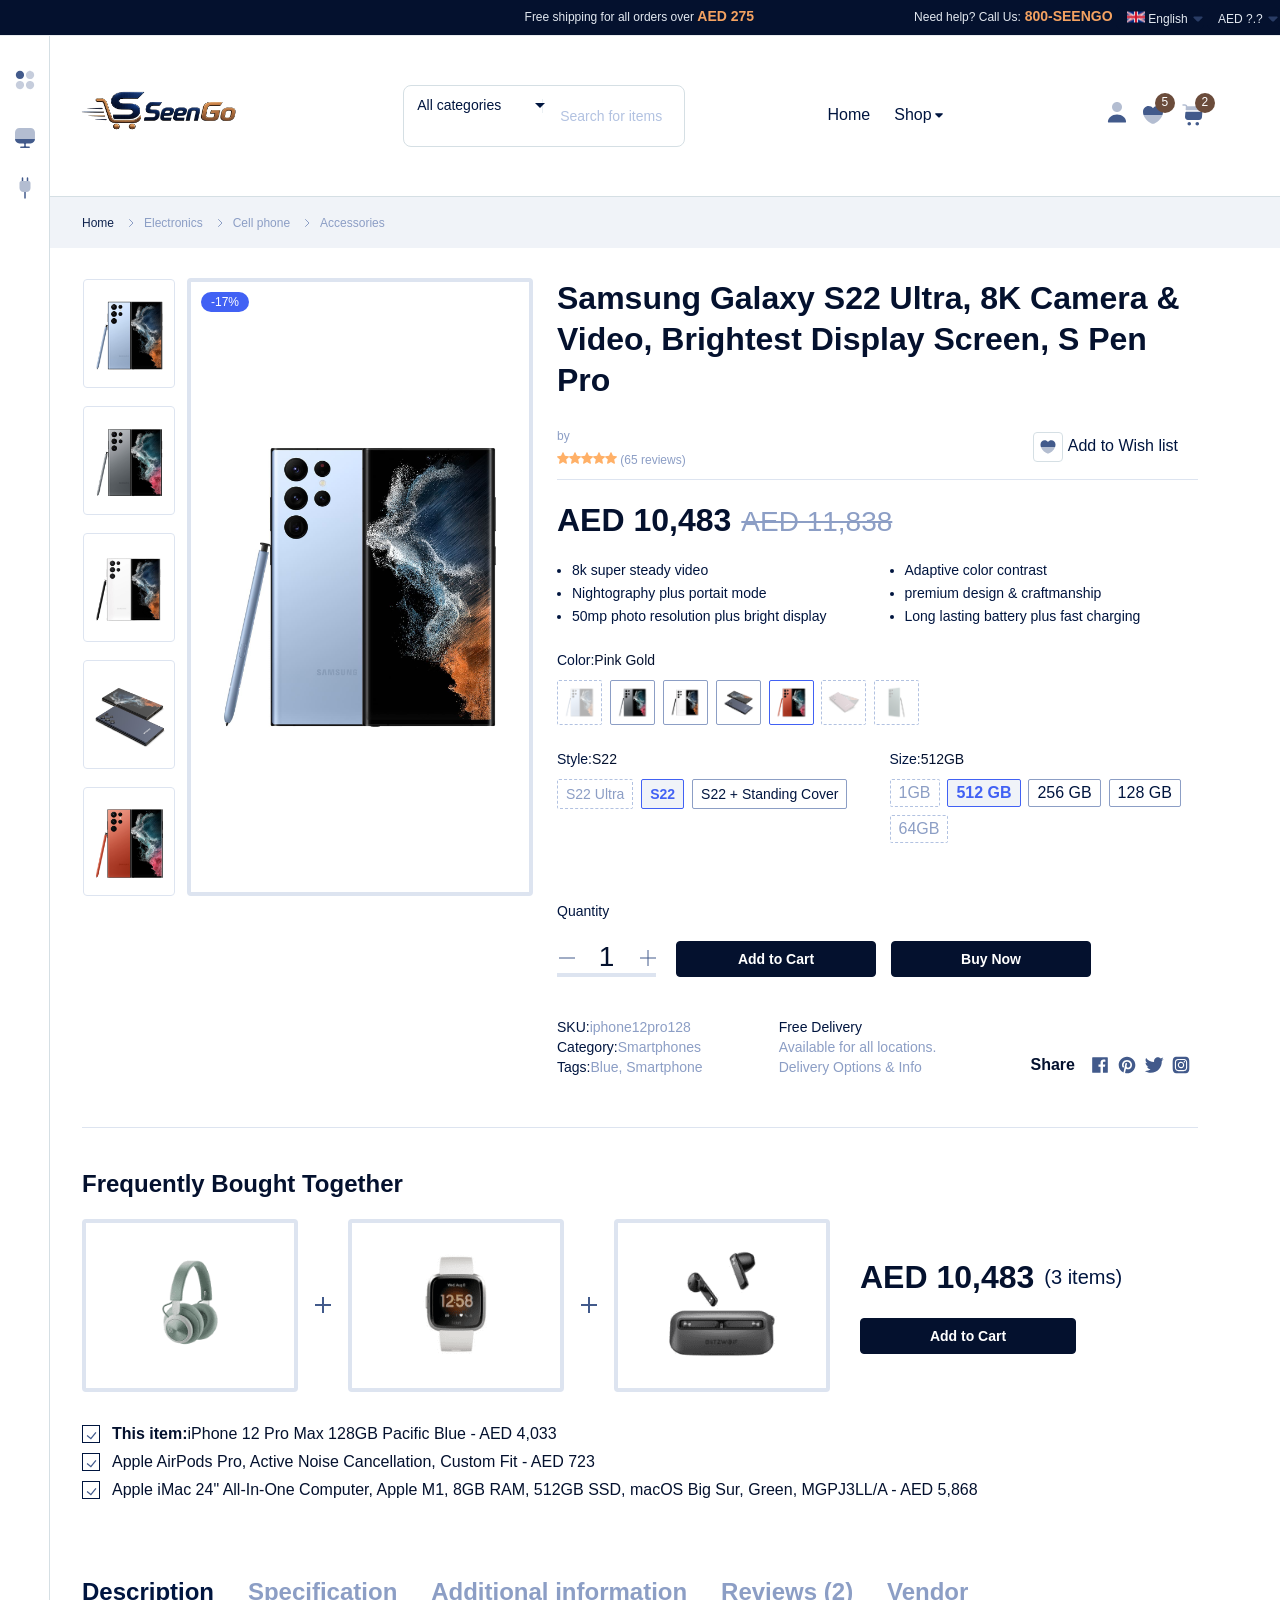
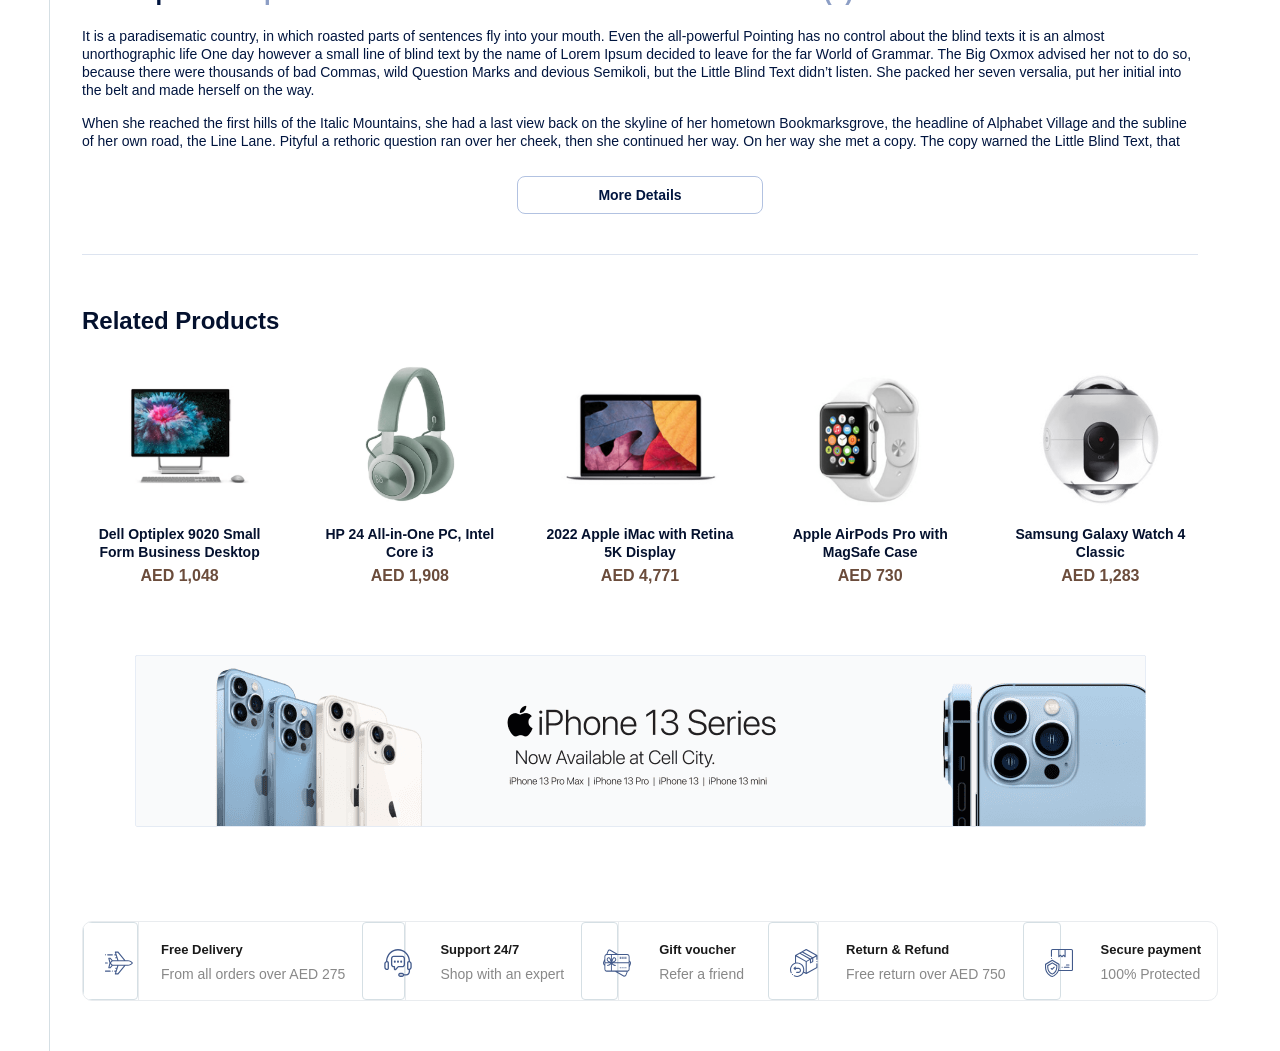
<file: shop-single-product.html>
﻿<!DOCTYPE html>
<html lang="en">
  <head>
    <meta charset="UTF-8">
    <meta name="viewport" content="width=device-width, initial-scale=1, maximum-scale=1">
    <meta http-equiv="X-UA-Compatible" content="ie=edge">
    <meta name="msapplication-TileColor" content="#0E0E0E">
    <meta name="template-color" content="#0E0E0E">
    <meta name="description" content="Index page">
    <meta name="keywords" content="index, page">
    <meta name="author" content="">
    <link href="assets/css/style.css?v=3.0.0" rel="stylesheet"><link href="assets/css/seengo-minimal.css" rel="stylesheet">
    <link href="assets/css/custom-mega.css" rel="stylesheet">
    <title>Single Product - Seengo Dubai Electronics</title>
  </head>
  <body>
    </div>
    <div class="topbar">
      <div class="container-topbar">
        <div class="menu-topbar-left d-none d-xl-block">
        </div>
        <div class="info-topbar text-center d-none d-xl-block"><span class="font-xs color-brand-3">Free shipping for all orders over</span><span class="font-sm-bold color-success"> AED 275</span></div>
        <div class="menu-topbar-right"><span class="font-xs color-brand-3">Need help? Call Us:</span><span class="font-sm-bold color-success"> 800-SEENGO</span>
          <div class="dropdown dropdown-language">
            <button class="btn dropdown-toggle" id="dropdownPage" type="button" data-bs-toggle="dropdown" aria-expanded="true" data-bs-display="static"><span class="dropdown-right font-xs color-brand-3"><img src="assets/imgs/template/en.svg" alt="Seengo"> English</span></button>
            <ul class="dropdown-menu dropdown-menu-light" aria-labelledby="dropdownPage" data-bs-popper="static">
              <li><a class="dropdown-item" href="#"><img src="assets/imgs/template/flag-en.svg" alt="Seengo"> English</a></li>
              <li><a class="dropdown-item" href="#"><img src="assets/imgs/template/flag-fr.svg" alt="Seengo"> Français</a></li>
              <li><a class="dropdown-item" href="#"><img src="assets/imgs/template/flag-es.svg" alt="Seengo"> Español</a></li>
              <li><a class="dropdown-item" href="#"><img src="assets/imgs/template/flag-pt.svg" alt="Seengo"> Português</a></li>
              <li><a class="dropdown-item" href="#"><img src="assets/imgs/template/flag-cn.svg" alt="Seengo"> 中国人</a></li>
            </ul>
          </div>
          <div class="dropdown dropdown-language">
            <button class="btn dropdown-toggle" id="dropdownPage2" type="button" data-bs-toggle="dropdown" aria-expanded="true" data-bs-display="static"><span class="dropdown-right font-xs color-brand-3">AED ?.?</span></button>
            <ul class="dropdown-menu dropdown-menu-light dropdown-menu-end" aria-labelledby="dropdownPage2" data-bs-popper="static">
              <li><a class="dropdown-item active" href="#">AED &#x62f;.&#x625;</a></li>
              <li><a class="dropdown-item" href="#">USD $</a></li>
              <li><a class="dropdown-item" href="#">EUR &euro;</a></li>
              <li><a class="dropdown-item" href="#">GBP &pound;</a></li>
            </ul>
          </div>
        </div>
      </div>
    </div>
    <header class="header sticky-bar">
      <div class="container">
        <div class="main-header">
          <div class="header-left">
            <div class="header-logo"><a class="d-flex" href="index.html"><img alt="Seengo" src="assets/imgs/ChatGPT Image Jun 26, 2026, 11_08_43 PM.png" style="height:60px;width:auto;"></a></div>
            <div class="header-search">
              <div class="box-header-search">
                <form class="form-search" method="post" action="#">
                  <div class="box-category">
                    <select class="select-active">
                      <option>All categories</option>
                      <option value="Mobile Phones">Mobile Phones</option>
                      <option value="Tablets">Tablets</option>
                      <option value="Headphones">Headphones</option>
                      <option value="Portable Bluetooth Speakers">Portable Bluetooth Speakers</option>
                      <option value="Power Banks">Power Banks</option>
                      <option value="Smartwatches">Smartwatches</option>
                      <option value="Chargers & Cables">Chargers & Cables</option>
                      <option value="Coffee Machines">Coffee Machines</option>
                    </select>
                  </div>
                  <div class="box-keysearch">
                    <input class="form-control font-xs" type="text" value="" placeholder="Search for items">
                  </div>
                </form>
              </div>
            </div>
            <div class="header-nav">
              <nav class="nav-main-menu d-none d-xl-block">
                <ul class="main-menu">
                  <li><a class="active" href="index.html">Home</a></li>
                  <li class="has-children"><a href="shop-grid.html">Shop</a>
                    <ul class="sub-menu two-col">
                      <li><a href="shop-single-product.html">Single Product</a></li>
                      <li><a href="shop-cart.html">Shop Cart</a></li>
                      <li><a href="shop-wishlist.html">Shop Wishlist</a></li>
                    </ul>
                  </li>
                </ul>
              </nav>
              <div class="burger-icon burger-icon-white"><span class="burger-icon-top"></span><span class="burger-icon-mid"></span><span class="burger-icon-bottom"></span></div>
            </div>
            <div class="header-shop">
              <div class="d-inline-block box-dropdown-cart"><span class="font-lg icon-list icon-account"><span>Account</span></span>
                <div class="dropdown-account">
                  <ul style="padding: 15px; margin: 0; list-style: none; min-width: 150px;">
                    <li style="margin-bottom: 10px;"><a href="#" class="open-login-popup" class="color-brand-primary font-sm-bold">My Account</a></li>
                    <li style="margin-bottom: 10px;"><a href="#" class="open-login-popup" class="color-gray-500 font-sm">Order History</a></li>
                    <li style="margin-bottom: 10px;"><a href="#" class="open-login-popup" class="color-gray-500 font-sm">Login / Register</a></li>
                    <li style="border-top: 1px solid #CAD6EC; padding-top: 10px;"><a href="#" class="color-flash-red font-sm">Logout</a></li>
                  </ul>
                </div>
              </div><a class="font-lg icon-list icon-wishlist" href="shop-wishlist.html"><span>Wishlist</span><span class="number-item font-xs">5</span></a>
              <div class="d-inline-block box-dropdown-cart"><span class="font-lg icon-list icon-cart"><span>Cart</span><span class="number-item font-xs">2</span></span>
                <div class="dropdown-cart">
                  <div class="item-cart mb-20">
                    <div class="cart-image"><img src="assets/imgs/page/homepage1/imgsp5.png" alt="Seengo"></div>
                    <div class="cart-info"><a class="font-sm-bold color-brand-3" href="shop-single-product.html">2022 Apple iMac with Retina 5K Display 8GB RAM, 256GB SSD</a>
                      <p><span class="color-brand-2 font-sm-bold">1 x AED 10,483</span></p>
                    </div>
                  </div>
                  <div class="item-cart mb-20">
                    <div class="cart-image"><img src="assets/imgs/page/homepage1/imgsp4.png" alt="Seengo"></div>
                    <div class="cart-info"><a class="font-sm-bold color-brand-3" href="shop-single-product-2.html">2022 Apple iMac with Retina 5K Display 8GB RAM, 256GB SSD</a>
                      <p><span class="color-brand-2 font-sm-bold">1 x AED 10,483</span></p>
                    </div>
                  </div>
                  <div class="border-bottom pt-0 mb-15"></div>
                  <div class="cart-total">
                    <div class="row">
                      <div class="col-6 text-start"><span class="font-md-bold color-brand-3">Total</span></div>
                      <div class="col-6"><span class="font-md-bold color-brand-1">AED 9,492</span></div>
                    </div>
                    <div class="row mt-15">
                      <div class="col-6 text-start"><a class="btn btn-cart w-auto" href="shop-cart.html">View cart</a></div>
                      <div class="col-6"><a class="btn btn-buy w-auto" href="shop-checkout.html">Checkout</a></div>
                    </div>
                  </div>
                </div>
              </div>
            </div>
          </div>
        </div>
      </div>
    </header>
    <div class="mobile-header-active mobile-header-wrapper-style perfect-scrollbar">
      <div class="mobile-header-wrapper-inner">
        <div class="mobile-header-content-area">
          <div class="mobile-logo"><a class="d-flex" href="index.html"><img alt="Seengo" src="assets/imgs/ChatGPT Image Jun 26, 2026, 11_08_43 PM.png" style="height:60px;width:auto;"></a></div>
          <div class="perfect-scroll">
            <div class="mobile-menu-wrap mobile-header-border">
              <nav class="mt-15">
                <ul class="mobile-menu font-heading">
                  <li><a class="active" href="index.html">Home</a></li>
                  <li class="has-children"><a href="shop-grid.html">Shop</a>
                    <ul class="sub-menu">
                      <li><a href="shop-single-product.html">Single Product</a></li>
                      <li><a href="shop-cart.html">Shop Cart</a></li>
                      <li><a href="shop-wishlist.html">Shop Wishlist</a></li>
                    </ul>
                  </li>
                </ul>
              </nav>
            </div>
            <div class="mobile-account">
              <div class="mobile-header-top">
                <div class="user-account"><a href="#" class="open-login-popup"><img src="assets/imgs/template/ava_1.png" alt="Seengo"></a>
                  <div class="content">
                    <h6 class="user-name">Hello<span class="text-brand"> Steven !</span></h6>
                    <p class="font-xs text-muted">You have 3 new messages</p>
                  </div>
                </div>
              </div>
            </div>
            <div class="mobile-banner">
              <div class="bg-5 block-iphone"><span class="color-brand-3 font-sm-lh32">Starting from AED 3,299</span>
                <h3 class="font-xl mb-10">iPhone 12 Pro 128Gb</h3>
                <p class="font-base color-brand-3 mb-10">Special Sale</p><a class="btn btn-arrow" href="shop-grid.html">learn more</a>
              </div>
            </div>
          </div>
        </div>
      </div>
    </div>
    <div class="sidebar-left"><a class="btn btn-open" href="#"></a>
      <ul class="menu-icons hidden">
        <li><a href="javascript:void(0)"><img src="assets/imgs/template/monitor.svg" alt="Seengo"></a></li>
        <li><a href="javascript:void(0)"><img src="assets/imgs/template/electricity.svg" alt="Seengo"></a></li>
      </ul>
      <ul class="menu-texts menu-close">
                <li class="has-children"><a href="javascript:;"><span class="img-link"><img src="assets/imgs/template/monitor.svg" alt="Seengo"></span><span class="text-link">Electronics</span></a>
                </li>
                <li class="has-children"><a href="javascript:;"><span class="img-link"><img src="assets/imgs/template/electricity.svg" alt="Seengo"></span><span class="text-link">Home &amp; Appliances</span></a>
                </li>
              </ul>
            </div>
    <div class="mobile-header-active mobile-header-wrapper-style perfect-scrollbar">
      <div class="mobile-header-wrapper-inner">
        <div class="mobile-header-content-area">
          <div class="mobile-logo"><a class="d-flex" href="index.html"><img alt="Seengo" src="assets/imgs/ChatGPT Image Jun 26, 2026, 11_08_43 PM.png" style="height:60px;width:auto;"></a></div>
          <div class="perfect-scroll">
            <div class="mobile-menu-wrap mobile-header-border">
              <nav class="mt-15">
                <ul class="mobile-menu font-heading">
                  <li><a class="active" href="index.html">Home</a></li>
                  <li class="has-children"><a href="shop-grid.html">Shop</a>
                    <ul class="sub-menu">
                      <li><a href="shop-single-product.html">Single Product</a></li>
                      <li><a href="shop-cart.html">Shop Cart</a></li>
                      <li><a href="shop-wishlist.html">Shop Wishlist</a></li>
                    </ul>
                  </li>
                </ul>
              </nav>
            </div>
            <div class="mobile-account">
              <div class="mobile-header-top">
                <div class="user-account"><a href="#" class="open-login-popup"><img src="assets/imgs/template/ava_1.png" alt="Seengo"></a>
                  <div class="content">
                    <h6 class="user-name">Hello<span class="text-brand"> Steven !</span></h6>
                    <p class="font-xs text-muted">You have 3 new messages</p>
                  </div>
                </div>
              </div>
            </div>
            <div class="mobile-banner">
              <div class="bg-5 block-iphone"><span class="color-brand-3 font-sm-lh32">Starting from AED 3,299</span>
                <h3 class="font-xl mb-10">iPhone 12 Pro 128Gb</h3>
                <p class="font-base color-brand-3 mb-10">Special Sale</p><a class="btn btn-arrow" href="shop-grid.html">learn more</a>
              </div>
            </div>
          </div>
        </div>
      </div>
    </div>
    <main class="main">
      <div class="section-box">
        <div class="breadcrumbs-div">
          <div class="container">
            <ul class="breadcrumb">
              <li><a class="font-xs color-gray-1000" href="index.html">Home</a></li>
              <li><a class="font-xs color-gray-500" href="shop-grid.html">Electronics</a></li>
              <li><a class="font-xs color-gray-500" href="shop-grid.html">Cell phone</a></li>
              <li><a class="font-xs color-gray-500" href="shop-grid.html">Accessories</a></li>
            </ul>
          </div>
        </div>
      </div>
      <section class="section-box shop-template">
        <div class="container">
          <div class="row">
            <div class="col-lg-5">
              <div class="gallery-image">
                <div class="galleries">
                  <div class="detail-gallery">
                    <label class="label">-17%</label>
                    <div class="product-image-slider">
                      <figure class="border-radius-10"><img src="assets/imgs/page/product/img-gallery-1.jpg" alt="product image"></figure>
                      <figure class="border-radius-10"><img src="assets/imgs/page/product/img-gallery-2.jpg" alt="product image"></figure>
                      <figure class="border-radius-10"><img src="assets/imgs/page/product/img-gallery-3.jpg" alt="product image"></figure>
                      <figure class="border-radius-10"><img src="assets/imgs/page/product/img-gallery-4.jpg" alt="product image"></figure>
                      <figure class="border-radius-10"><img src="assets/imgs/page/product/img-gallery-5.jpg" alt="product image"></figure>
                      <figure class="border-radius-10"><img src="assets/imgs/page/product/img-gallery-6.jpg" alt="product image"></figure>
                      <figure class="border-radius-10"><img src="assets/imgs/page/product/img-gallery-7.jpg" alt="product image"></figure>
                    </div>
                  </div>
                  <div class="slider-nav-thumbnails">
                    <div>
                      <div class="item-thumb"><img src="assets/imgs/page/product/img-gallery-1.jpg" alt="product image"></div>
                    </div>
                    <div>
                      <div class="item-thumb"><img src="assets/imgs/page/product/img-gallery-2.jpg" alt="product image"></div>
                    </div>
                    <div>
                      <div class="item-thumb"><img src="assets/imgs/page/product/img-gallery-3.jpg" alt="product image"></div>
                    </div>
                    <div>
                      <div class="item-thumb"><img src="assets/imgs/page/product/img-gallery-4.jpg" alt="product image"></div>
                    </div>
                    <div>
                      <div class="item-thumb"><img src="assets/imgs/page/product/img-gallery-5.jpg" alt="product image"></div>
                    </div>
                    <div>
                      <div class="item-thumb"><img src="assets/imgs/page/product/img-gallery-6.jpg" alt="product image"></div>
                    </div>
                    <div>
                      <div class="item-thumb"><img src="assets/imgs/page/product/img-gallery-7.jpg" alt="product image"></div>
                    </div>
                  </div>
                </div>
              </div>
            </div>
            <div class="col-lg-7">
              <h3 class="color-brand-3 mb-25">Samsung Galaxy S22 Ultra, 8K Camera & Video, Brightest Display Screen, S Pen Pro</h3>
              <div class="row align-items-center">
                <div class="col-lg-4 col-md-4 col-sm-3 mb-mobile"><span class="bytext color-gray-500 font-xs font-medium">by</span><a class="byAUthor color-gray-900 font-xs font-medium" href="shop-vendor-single.html"> </a>
                  <div class="rating mt-5"><img src="assets/imgs/template/icons/star.svg" alt="Seengo"><img src="assets/imgs/template/icons/star.svg" alt="Seengo"><img src="assets/imgs/template/icons/star.svg" alt="Seengo"><img src="assets/imgs/template/icons/star.svg" alt="Seengo"><img src="assets/imgs/template/icons/star.svg" alt="Seengo"><span class="font-xs color-gray-500 font-medium"> (65 reviews)</span></div>
                </div>
                <div class="col-lg-8 col-md-8 col-sm-9 text-start text-sm-end"><a class="mr-20" href="shop-wishlist.html"><span class="btn btn-wishlist mr-5 opacity-100 transform-none"></span><span class="font-md color-gray-900">Add to Wish list</span></a></div>
              </div>
              <div class="border-bottom pt-10 mb-20"></div>
              <div class="box-product-price">
                <h3 class="color-brand-3 price-main d-inline-block mr-10">AED 10,483</h3><span class="color-gray-500 price-line font-xl line-througt">AED 11,838</span>
              </div>
              <div class="product-description mt-20 color-gray-900">
                <div class="row">
                  <div class="col-lg-6 col-md-6 col-sm-12">
                    <ul class="list-dot">
                      <li>8k super steady video</li>
                      <li>Nightography plus portait mode</li>
                      <li>50mp photo resolution plus bright display</li>
                    </ul>
                  </div>
                  <div class="col-lg-6 col-md-6 col-sm-12">
                    <ul class="list-dot">
                      <li>Adaptive color contrast</li>
                      <li>premium design & craftmanship</li>
                      <li>Long lasting battery plus fast charging</li>
                    </ul>
                  </div>
                </div>
              </div>
              <div class="box-product-color mt-20">
                <p class="font-sm color-gray-900">Color:<span class="color-brand-2 nameColor">Pink Gold</span></p>
                <ul class="list-colors">
                  <li class="disabled"><img src="assets/imgs/page/product/img-gallery-1.jpg" alt="Seengo" title="Pink"></li>
                  <li><img src="assets/imgs/page/product/img-gallery-2.jpg" alt="Seengo" title="Gold"></li>
                  <li><img src="assets/imgs/page/product/img-gallery-3.jpg" alt="Seengo" title="Pink Gold"></li>
                  <li><img src="assets/imgs/page/product/img-gallery-4.jpg" alt="Seengo" title="Silver"></li>
                  <li class="active"><img src="assets/imgs/page/product/img-gallery-5.jpg" alt="Seengo" title="Pink Gold"></li>
                  <li class="disabled"><img src="assets/imgs/page/product/img-gallery-6.jpg" alt="Seengo" title="Black"></li>
                  <li class="disabled"><img src="assets/imgs/page/product/img-gallery-7.jpg" alt="Seengo" title="Red"></li>
                </ul>
              </div>
              <div class="box-product-style-size mt-20">
                <div class="row">
                  <div class="col-lg-6 col-md-6 mb-20">
                    <p class="font-sm color-gray-900">Style:<span class="color-brand-2 nameStyle">S22</span></p>
                    <ul class="list-styles">
                      <li class="disabled" title="S22 Ultra">S22 Ultra</li>
                      <li class="active" title="S22">S22</li>
                      <li title="S22 + Standing Cover">S22 + Standing Cover</li>
                    </ul>
                  </div>
                  <div class="col-lg-6 col-md-6 mb-20">
                    <p class="font-sm color-gray-900">Size:<span class="color-brand-2 nameSize">512GB</span></p>
                    <ul class="list-sizes">
                      <li class="disabled" title="1GB">1GB</li>
                      <li class="active" title="512 GB">512 GB</li>
                      <li title="256 GB">256 GB</li>
                      <li title="128 GB">128 GB</li>
                      <li class="disabled" title="64GB">64GB</li>
                    </ul>
                  </div>
                </div>
              </div>
              <div class="buy-product mt-30">
                <p class="font-sm mb-20">Quantity</p>
                <div class="box-quantity">
                  <div class="input-quantity">
                    <input class="font-xl color-brand-3" type="text" value="1"><span class="minus-cart"></span><span class="plus-cart"></span>
                  </div>
                  <div class="button-buy"><a class="btn btn-cart" href="#" onclick="sgRequireLogin(event,'shop-cart.html')">Add to Cart</a><a class="btn btn-buy" href="#" onclick="sgRequireLogin(event,'shop-cart.html')">Buy Now</a></div>
                </div>
              </div>
              <div class="info-product mt-40">
                <div class="row align-items-end">
                  <div class="col-lg-4 col-md-4 mb-20"><span class="font-sm font-medium color-gray-900">SKU:<span class="color-gray-500">iphone12pro128</span><br>Category:<span class="color-gray-500">Smartphones</span><br>Tags:<span class="color-gray-500">Blue, Smartphone</span></span></div>
                  <div class="col-lg-4 col-md-4 mb-20"><span class="font-sm font-medium color-gray-900">Free Delivery<br><span class="color-gray-500">Available for all locations.</span><br><span class="color-gray-500">Delivery Options & Info</span></span></div>
                  <div class="col-lg-4 col-md-4 mb-20 text-start text-md-end">
                    <div class="d-inline-block">
                      <div class="share-link"><span class="font-md-bold color-brand-3 mr-15">Share</span><a class="facebook hover-up" href="#"></a><a class="printest hover-up" href="#"></a><a class="twitter hover-up" href="#"></a><a class="instagram hover-up" href="#"></a></div>
                    </div>
                  </div>
                </div>
              </div>
            </div>
          </div>
          <div class="border-bottom pt-30 mb-40"></div>
          <h4 class="color-brand-3 mb-20">Frequently Bought Together</h4>
          <div class="box-bought-together">
            <div class="box-product-bought">
              <div class="product-bought"><img src="assets/imgs/page/product/sp1.png" alt="Seengo"></div>
              <div class="product-bought"><img src="assets/imgs/page/product/sp2.png" alt="Seengo"></div>
              <div class="product-bought"><img src="assets/imgs/page/product/sp3.png" alt="Seengo"></div>
            </div>
            <div class="price-bought">
              <h3 class="color-brand-3 mr-10">AED 10,483</h3><span class="font-lg color-gray-900">(3 items)</span>
              <div class="box-btn-add-cart"><a class="btn btn-cart" href="#" onclick="sgRequireLogin(event,'shop-cart.html')">Add to Cart</a></div>
            </div>
          </div>
          <label class="cb-container-2">
            <input type="checkbox" checked="checked"><span class="font-md color-brand-3"><strong>This item:</strong>iPhone 12 Pro Max 128GB Pacific Blue - AED 4,033</span><span class="checkmark"></span>
          </label>
          <label class="cb-container-2">
            <input type="checkbox" checked="checked"><span class="font-md color-brand-3">Apple AirPods Pro, Active Noise Cancellation, Custom Fit - AED 723</span><span class="checkmark"></span>
          </label>
          <label class="cb-container-2">
            <input type="checkbox" checked="checked"><span class="font-md color-brand-3">Apple iMac 24" All-In-One Computer, Apple M1, 8GB RAM, 512GB SSD, macOS Big Sur, Green, MGPJ3LL/A - AED 5,868</span><span class="checkmark"></span>
          </label>
        </div>
      </section>
      <section class="section-box shop-template">
        <div class="container">
          <div class="pt-30 mb-10">
            <ul class="nav nav-tabs nav-tabs-product" role="tablist">
              <li><a class="active" href="#tab-description" data-bs-toggle="tab" role="tab" aria-controls="tab-description" aria-selected="true">Description</a></li>
              <li><a href="#tab-specification" data-bs-toggle="tab" role="tab" aria-controls="tab-specification" aria-selected="true">Specification</a></li>
              <li><a href="#tab-additional" data-bs-toggle="tab" role="tab" aria-controls="tab-additional" aria-selected="true">Additional information</a></li>
              <li><a href="#tab-reviews" data-bs-toggle="tab" role="tab" aria-controls="tab-reviews" aria-selected="true">Reviews (2)</a></li>
              <li><a href="#tab-vendor" data-bs-toggle="tab" role="tab" aria-controls="tab-vendor" aria-selected="true">Vendor</a></li>
            </ul>
            <div class="tab-content">
              <div class="tab-pane fade active show" id="tab-description" role="tabpanel" aria-labelledby="tab-description">
                <div class="display-text-short">
                  <p>It is a paradisematic country, in which roasted parts of sentences fly into your mouth. Even the all-powerful Pointing has no control about the blind texts it is an almost unorthographic life One day however a small line of blind text by the name of Lorem Ipsum decided to leave for the far World of Grammar. The Big Oxmox advised her not to do so, because there were thousands of bad Commas, wild Question Marks and devious Semikoli, but the Little Blind Text didn’t listen. She packed her seven versalia, put her initial into the belt and made herself on the way.</p>
                  <p>When she reached the first hills of the Italic Mountains, she had a last view back on the skyline of her hometown Bookmarksgrove, the headline of Alphabet Village and the subline of her own road, the Line Lane. Pityful a rethoric question ran over her cheek, then she continued her way. On her way she met a copy. The copy warned the Little Blind Text, that where it came from it would have been rewritten a thousand times and everything that was left from its origin would be the word “and” and the Little Blind Text should turn around and return to its own, safe country. It is a paradisematic country, in which roasted parts of sentences fly into your mouth. Even the all-powerful Pointing has no control about the blind texts it is an almost unorthographic life One day however a small line of blind text by the name of Lorem Ipsum decided to leave for the far World of Grammar.</p>
                  <p><img src="assets/imgs/page/product/product-banner.jpg" alt="Seengo"></p>
                  <p>It is a paradisematic country, in which roasted parts of sentences fly into your mouth. Even the all-powerful Pointing has no control about the blind texts it is an almost unorthographic life One day however a small line of blind text by the name of Lorem Ipsum decided to leave for the far World of Grammar. The Big Oxmox advised her not to do so, because there were thousands of bad Commas, wild Question Marks and devious Semikoli, but the Little Blind Text didn’t listen. She packed her seven versalia, put her initial into the belt and made herself on the way.</p>
                  <p><img src="assets/imgs/page/product/product-banner-2.jpg" alt="Seengo"></p>
                  <p>When she reached the first hills of the Italic Mountains, she had a last view back on the skyline of her hometown Bookmarksgrove, the headline of Alphabet Village and the subline of her own road, the Line Lane. Pityful a rethoric question ran over her cheek, then she continued her way. On her way she met a copy. The copy warned the Little Blind Text, that where it came from it would have been rewritten a thousand times and everything that was left from its origin would be the word “and” and the Little Blind Text should turn around and return to its own, safe country.</p>
                </div>
                <div class="mt-20 text-center"><a class="btn btn-border font-sm-bold pl-80 pr-80 btn-expand-more">More Details</a></div>
              </div>
              <div class="tab-pane fade" id="tab-specification" role="tabpanel" aria-labelledby="tab-specification">
                <h5 class="mb-25">Specification</h5>
                <div class="table-responsive">
                  <table class="table table-striped">
                    <tr>
                      <td>Mode</td>
                      <td>#SK10923</td>
                    </tr>
                    <tr>
                      <td>Brand</td>
                      <td>SamSung</td>
                    </tr>
                    <tr>
                      <td>Size</td>
                      <td>6.7"</td>
                    </tr>
                    <tr>
                      <td>Finish</td>
                      <td>Pacific Blue</td>
                    </tr>
                    <tr>
                      <td>Origin of Country</td>
                      <td>United States</td>
                    </tr>
                    <tr>
                      <td>Manufacturer</td>
                      <td>USA</td>
                    </tr>
                    <tr>
                      <td>Released Year</td>
                      <td>2022</td>
                    </tr>
                    <tr>
                      <td>Warranty</td>
                      <td>International</td>
                    </tr>
                  </table>
                </div>
              </div>
              <div class="tab-pane fade" id="tab-additional" role="tabpanel" aria-labelledby="tab-additional">
                <h5 class="mb-25">Additional information</h5>
                <div class="table-responsive">
                  <table class="table table-striped">
                    <tbody>
                      <tr>
                        <td>Weight</td>
                        <td>
                          <p>0.240 kg</p>
                        </td>
                      </tr>
                      <tr>
                        <td>Dimensions</td>
                        <td>
                          <p>0.74 x 7.64 x 16.08 cm</p>
                        </td>
                      </tr>
                    </tbody>
                  </table>
                </div>
              </div>
              <div class="tab-pane fade" id="tab-reviews" role="tabpanel" aria-labelledby="tab-reviews">
                <div class="comments-area">
                  <div class="row">
                    <div class="col-lg-8">
                      <h4 class="mb-30 title-question">Customer questions &amp; answers</h4>
                      <div class="comment-list">
                        <div class="single-comment justify-content-between d-flex mb-30 hover-up">
                          <div class="user justify-content-between d-flex">
                            <div class="thumb text-center"><img src="assets/imgs/page/product/author-2.png" alt="Seengo"><a class="font-heading text-brand" href="#">Sienna</a></div>
                            <div class="desc">
                              <div class="d-flex justify-content-between mb-10">
                                <div class="d-flex align-items-center"><span class="font-xs color-gray-700">December 4, 2022 at 3:12 pm</span></div>
                                <div class="product-rate d-inline-block">
                                  <div class="product-rating" style="width: 100%"></div>
                                </div>
                              </div>
                              <p class="mb-10 font-sm color-gray-900">
                                Lorem ipsum dolor sit amet, consectetur adipisicing elit. Delectus, suscipit exercitationem accusantium obcaecati quos voluptate nesciunt facilis itaque modi commodi dignissimos sequi
                                repudiandae minus ab deleniti totam officia id incidunt?<a class="reply" href="#"> Reply</a>
                              </p>
                            </div>
                          </div>
                        </div>
                        <div class="single-comment justify-content-between d-flex mb-30 ml-30 hover-up">
                          <div class="user justify-content-between d-flex">
                            <div class="thumb text-center"><img src="assets/imgs/page/product/author-3.png" alt="Seengo"><a class="font-heading text-brand" href="#">Brenna</a></div>
                            <div class="desc">
                              <div class="d-flex justify-content-between mb-10">
                                <div class="d-flex align-items-center"><span class="font-xs color-gray-700">December 4, 2022 at 3:12 pm</span></div>
                                <div class="product-rate d-inline-block">
                                  <div class="product-rating" style="width: 80%"></div>
                                </div>
                              </div>
                              <p class="mb-10 font-sm color-gray-900">
                                Lorem ipsum dolor sit amet, consectetur adipisicing elit. Delectus, suscipit exercitationem accusantium obcaecati quos voluptate nesciunt facilis itaque modi commodi dignissimos sequi
                                repudiandae minus ab deleniti totam officia id incidunt?<a class="reply" href="#"> Reply</a>
                              </p>
                            </div>
                          </div>
                        </div>
                        <div class="single-comment justify-content-between d-flex hover-up">
                          <div class="user justify-content-between d-flex">
                            <div class="thumb text-center"><img src="assets/imgs/page/product/author-4.png" alt="Seengo"><a class="font-heading text-brand" href="#">Gemma</a></div>
                            <div class="desc">
                              <div class="d-flex justify-content-between mb-10">
                                <div class="d-flex align-items-center"><span class="font-xs color-gray-700">December 4, 2022 at 3:12 pm</span></div>
                                <div class="product-rate d-inline-block">
                                  <div class="product-rating" style="width: 80%"></div>
                                </div>
                              </div>
                              <p class="mb-10 font-sm color-gray-900">
                                Lorem ipsum dolor sit amet, consectetur adipisicing elit. Delectus, suscipit exercitationem accusantium obcaecati quos voluptate nesciunt facilis itaque modi commodi dignissimos sequi
                                repudiandae minus ab deleniti totam officia id incidunt?<a class="reply" href="#"> Reply</a>
                              </p>
                            </div>
                          </div>
                        </div>
                      </div>
                    </div>
                    <div class="col-lg-4">
                      <h4 class="mb-30 title-question">Customer reviews</h4>
                      <div class="d-flex mb-30">
                        <div class="product-rate d-inline-block mr-15">
                          <div class="product-rating" style="width: 90%"></div>
                        </div>
                        <h6>4.8 out of 5</h6>
                      </div>
                      <div class="progress"><span>5 star</span>
                        <div class="progress-bar" role="progressbar" style="width: 50%" aria-valuenow="50" aria-valuemin="0" aria-valuemax="100">50%</div>
                      </div>
                      <div class="progress"><span>4 star</span>
                        <div class="progress-bar" role="progressbar" style="width: 25%" aria-valuenow="25" aria-valuemin="0" aria-valuemax="100">25%</div>
                      </div>
                      <div class="progress"><span>3 star</span>
                        <div class="progress-bar" role="progressbar" style="width: 45%" aria-valuenow="45" aria-valuemin="0" aria-valuemax="100">45%</div>
                      </div>
                      <div class="progress"><span>2 star</span>
                        <div class="progress-bar" role="progressbar" style="width: 65%" aria-valuenow="65" aria-valuemin="0" aria-valuemax="100">65%</div>
                      </div>
                      <div class="progress mb-30"><span>1 star</span>
                        <div class="progress-bar" role="progressbar" style="width: 85%" aria-valuenow="85" aria-valuemin="0" aria-valuemax="100">85%</div>
                      </div><a class="font-xs text-muted" href="#">How are ratings calculated?</a>
                    </div>
                  </div>
                </div>
              </div>
              <div class="tab-pane fade" id="tab-vendor" role="tabpanel" aria-labelledby="tab-vendor">
                <div class="vendor-logo d-flex mb-30"><img src="assets/imgs/page/product/futur.png" alt="">
                  <div class="vendor-name ml-15">
                    <h6><a href="shop-vendor-single.html">Futur Tech.</a></h6>
                    <div class="product-rate-cover text-end">
                      <div class="product-rate d-inline-block">
                        <div class="product-rating" style="width: 90%"></div>
                      </div><span class="font-small ml-5 text-muted"> (32 reviews)</span>
                    </div>
                  </div>
                </div>
                <ul class="contact-infor mb-50">
                  <li><img src="assets/imgs/page/product/icon-location.svg" alt=""><strong>Address:</strong><span> 5171 W Campbell Ave undefined Kent, Utah 53127 United States</span></li>
                  <li><img src="assets/imgs/page/product/icon-contact.svg" alt=""><strong>Contact Seller:</strong><span> (+91) - 540-025-553</span></li>
                </ul>
                <div class="d-flex mb-25">
                  <div class="mr-30">
                    <p class="color-brand-1 font-xs">Rating</p>
                    <h4 class="mb-0">92%</h4>
                  </div>
                  <div class="mr-30">
                    <p class="color-brand-1 font-xs">Ship on time</p>
                    <h4 class="mb-0">100%</h4>
                  </div>
                  <div>
                    <p class="color-brand-1 font-xs">Chat response</p>
                    <h4 class="mb-0">89%</h4>
                  </div>
                </div>
                <p class="font-sm color-gray-500 mb-15">
                  Noodles &amp; Company is an American fast-casual restaurant that offers international and American noodle dishes and pasta in addition to soups and salads. Noodles &amp; Company was founded in 1995 by Aaron Kennedy and is headquartered in Broomfield,
                  Colorado. The company went public in 2013 and recorded a AED 1,677 million revenue in 2017.In late 2018, there were 460 Noodles &amp; Company locations across 29 states and Washington, D.C.
                </p>
                <p class="font-sm color-gray-500">Proin congue dapibus rhoncus. Curabitur ipsum orci, malesuada in porttitor a, porttitor quis diam. Nunc at arcu ut turpis facilisis volutpat. Proin tristique, mauris non gravida dignissim, purus mauris malesuada tellus, in tincidunt orci enim eget ligula. Quisque bibendum, ipsum id malesuada placerat, purus felis vehicula risus, vel fringilla justo erat ullamcorper ligula. Fusce congue ullamcorper ligula, at commodo turpis molestie vel.</p>
              </div>
              <div class="border-bottom pt-30 mb-50"></div>
              <h4 class="color-brand-3">Related Products</h4>
              <div class="list-products-5 mt-20 mb-40">
                
                <div class="card-minimal">
                  <a href="shop-single-product-2.html">
                    <div class="image-box">
                      <img src="assets/imgs/page/homepage1/imgsp3.png" alt="Product">
                    </div>
                    <div class="info-right">
                      <div class="title">Dell Optiplex 9020 Small Form Business Desktop</div>
                      <div class="price">AED 1,048</div>
                    </div>
                  </a>
                </div>

                <div class="card-minimal">
                  <a href="shop-single-product-2.html">
                    <div class="image-box">
                      <img src="assets/imgs/page/homepage1/imgsp4.png" alt="Product">
                    </div>
                    <div class="info-right">
                      <div class="title">HP 24 All-in-One PC, Intel Core i3</div>
                      <div class="price">AED 1,908</div>
                    </div>
                  </a>
                </div>

                <div class="card-minimal">
                  <a href="shop-single-product-2.html">
                    <div class="image-box">
                      <img src="assets/imgs/page/homepage1/imgsp5.png" alt="Product">
                    </div>
                    <div class="info-right">
                      <div class="title">2022 Apple iMac with Retina 5K Display</div>
                      <div class="price">AED 4,771</div>
                    </div>
                  </a>
                </div>
                
                <div class="card-minimal">
                  <a href="shop-single-product-2.html">
                    <div class="image-box">
                      <img src="assets/imgs/page/homepage1/imgsp6.png" alt="Product">
                    </div>
                    <div class="info-right">
                      <div class="title">Apple AirPods Pro with MagSafe Case</div>
                      <div class="price">AED 730</div>
                    </div>
                  </a>
                </div>
                
                <div class="card-minimal">
                  <a href="shop-single-product-2.html">
                    <div class="image-box">
                      <img src="assets/imgs/page/homepage1/imgsp7.png" alt="Product">
                    </div>
                    <div class="info-right">
                      <div class="title">Samsung Galaxy Watch 4 Classic</div>
                      <div class="price">AED 1,283</div>
                    </div>
                  </a>
                </div>

              </div>
              
              <!-- Removing the remaining cluttered related products that might follow -->
      </section>
      <div class="container mt-20">
        <div class="text-center"><a href="#"><img src="assets/imgs/page/product/banner-ads.png" alt="Seengo"></a></div>
      </div>
      <section class="section-box mt-90 mb-50">
        <div class="container">
          <ul class="list-col-5">
            <li>
              <div class="item-list">
                <div class="icon-left"><img src="assets/imgs/template/delivery.svg" alt="Seengo"></div>
                <div class="info-right">
                  <h5 class="font-lg-bold color-gray-100">Free Delivery</h5>
                  <p class="font-sm color-gray-500">From all orders over AED 275</p>
                </div>
              </div>
            </li>
            <li>
              <div class="item-list">
                <div class="icon-left"><img src="assets/imgs/template/support.svg" alt="Seengo"></div>
                <div class="info-right">
                  <h5 class="font-lg-bold color-gray-100">Support 24/7</h5>
                  <p class="font-sm color-gray-500">Shop with an expert</p>
                </div>
              </div>
            </li>
            <li>
              <div class="item-list">
                <div class="icon-left"><img src="assets/imgs/template/voucher.svg" alt="Seengo"></div>
                <div class="info-right">
                  <h5 class="font-lg-bold color-gray-100">Gift voucher</h5>
                  <p class="font-sm color-gray-500">Refer a friend</p>
                </div>
              </div>
            </li>
            <li>
              <div class="item-list">
                <div class="icon-left"><img src="assets/imgs/template/return.svg" alt="Seengo"></div>
                <div class="info-right">
                  <h5 class="font-lg-bold color-gray-100">Return &amp; Refund</h5>
                  <p class="font-sm color-gray-500">Free return over AED 750</p>
                </div>
              </div>
            </li>
            <li>
              <div class="item-list">
                <div class="icon-left"><img src="assets/imgs/template/secure.svg" alt="Seengo"></div>
                <div class="info-right">
                  <h5 class="font-lg-bold color-gray-100">Secure payment</h5>
                  <p class="font-sm color-gray-500">100% Protected</p>
                </div>
              </div>
            </li>
          </ul>
        </div>
      </section>
      <div class="modal fade" id="ModalFiltersForm" tabindex="-1" aria-hidden="true" style="display: none;">
        <div class="modal-dialog modal-xl">
          <div class="modal-content apply-job-form">
            <div class="modal-header">
              <h5 class="modal-title color-gray-1000 filters-icon">Addvance Fillters</h5>
              <button class="btn-close" type="button" data-bs-dismiss="modal" aria-label="Close"></button>
            </div>
            <div class="modal-body p-30">
              <div class="row">
                <div class="col-w-1">
                  <h6 class="color-gray-900 mb-0">Brands</h6>
                  <ul class="list-checkbox">
                    <li>
                      <label class="cb-container">
                        <input type="checkbox" checked="checked"><span class="text-small">Apple</span><span class="checkmark"></span>
                      </label>
                    </li>
                    <li>
                      <label class="cb-container">
                        <input type="checkbox"><span class="text-small">Samsung</span><span class="checkmark"></span>
                      </label>
                    </li>
                    <li>
                      <label class="cb-container">
                        <input type="checkbox"><span class="text-small">Baseus</span><span class="checkmark"></span>
                      </label>
                    </li>
                    <li>
                      <label class="cb-container">
                        <input type="checkbox"><span class="text-small">Remax</span><span class="checkmark"></span>
                      </label>
                    </li>
                    <li>
                      <label class="cb-container">
                        <input type="checkbox"><span class="text-small">Handtown</span><span class="checkmark"></span>
                      </label>
                    </li>
                    <li>
                      <label class="cb-container">
                        <input type="checkbox"><span class="text-small">Elecom</span><span class="checkmark"></span>
                      </label>
                    </li>
                    <li>
                      <label class="cb-container">
                        <input type="checkbox"><span class="text-small">Razer</span><span class="checkmark"></span>
                      </label>
                    </li>
                    <li>
                      <label class="cb-container">
                        <input type="checkbox"><span class="text-small">Auto Focus</span><span class="checkmark"></span>
                      </label>
                    </li>
                    <li>
                      <label class="cb-container">
                        <input type="checkbox"><span class="text-small">Nillkin</span><span class="checkmark"></span>
                      </label>
                    </li>
                    <li>
                      <label class="cb-container">
                        <input type="checkbox"><span class="text-small">Logitech</span><span class="checkmark"></span>
                      </label>
                    </li>
                    <li>
                      <label class="cb-container">
                        <input type="checkbox"><span class="text-small">ChromeBook</span><span class="checkmark"></span>
                      </label>
                    </li>
                  </ul>
                </div>
                <div class="col-w-1">
                  <h6 class="color-gray-900 mb-0">Special offers</h6>
                  <ul class="list-checkbox">
                    <li>
                      <label class="cb-container">
                        <input type="checkbox"><span class="text-small">On sale</span><span class="checkmark"></span>
                      </label>
                    </li>
                    <li>
                      <label class="cb-container">
                        <input type="checkbox" checked="checked"><span class="text-small">FREE shipping</span><span class="checkmark"></span>
                      </label>
                    </li>
                    <li>
                      <label class="cb-container">
                        <input type="checkbox"><span class="text-small">Big deals</span><span class="checkmark"></span>
                      </label>
                    </li>
                    <li>
                      <label class="cb-container">
                        <input type="checkbox"><span class="text-small">Shop Mall</span><span class="checkmark"></span>
                      </label>
                    </li>
                  </ul>
                  <h6 class="color-gray-900 mb-0 mt-40">Ready to ship in</h6>
                  <ul class="list-checkbox">
                    <li>
                      <label class="cb-container">
                        <input type="checkbox"><span class="text-small">1 business day</span><span class="checkmark"></span>
                      </label>
                    </li>
                    <li>
                      <label class="cb-container">
                        <input type="checkbox" checked="checked"><span class="text-small">1&ndash;3 business days</span><span class="checkmark"></span>
                      </label>
                    </li>
                    <li>
                      <label class="cb-container">
                        <input type="checkbox"><span class="text-small">in 1 week</span><span class="checkmark"></span>
                      </label>
                    </li>
                    <li>
                      <label class="cb-container">
                        <input type="checkbox"><span class="text-small">Shipping now</span><span class="checkmark"></span>
                      </label>
                    </li>
                  </ul>
                </div>
                <div class="col-w-1">
                  <h6 class="color-gray-900 mb-0">Ordering options</h6>
                  <ul class="list-checkbox">
                    <li>
                      <label class="cb-container">
                        <input type="checkbox"><span class="text-small">Accepts gift cards</span><span class="checkmark"></span>
                      </label>
                    </li>
                    <li>
                      <label class="cb-container">
                        <input type="checkbox"><span class="text-small">Customizable</span><span class="checkmark"></span>
                      </label>
                    </li>
                    <li>
                      <label class="cb-container">
                        <input type="checkbox" checked="checked"><span class="text-small">Can be gift-wrapped</span><span class="checkmark"></span>
                      </label>
                    </li>
                    <li>
                      <label class="cb-container">
                        <input type="checkbox"><span class="text-small">Installment 0%</span><span class="checkmark"></span>
                      </label>
                    </li>
                  </ul>
                  <h6 class="color-gray-900 mb-0 mt-40">Rating</h6>
                  <ul class="list-checkbox">
                    <li class="mb-5"><a href="#"><img src="assets/imgs/template/icons/star.svg" alt="Seengo"><img src="assets/imgs/template/icons/star.svg" alt="Seengo"><img src="assets/imgs/template/icons/star.svg" alt="Seengo"><img src="assets/imgs/template/icons/star.svg" alt="Seengo"><img src="assets/imgs/template/icons/star.svg" alt="Seengo"><span class="ml-10 font-xs color-gray-500 d-inline-block align-top">(5 stars)</span></a></li>
                    <li class="mb-5"><a href="#"><img src="assets/imgs/template/icons/star.svg" alt="Seengo"><img src="assets/imgs/template/icons/star.svg" alt="Seengo"><img src="assets/imgs/template/icons/star.svg" alt="Seengo"><img src="assets/imgs/template/icons/star.svg" alt="Seengo"><img src="assets/imgs/template/icons/star-gray.svg" alt="Seengo"><span class="ml-10 font-xs color-gray-500 d-inline-block align-top">(4 stars)</span></a></li>
                    <li class="mb-5"><a href="#"><img src="assets/imgs/template/icons/star.svg" alt="Seengo"><img src="assets/imgs/template/icons/star.svg" alt="Seengo"><img src="assets/imgs/template/icons/star.svg" alt="Seengo"><img src="assets/imgs/template/icons/star-gray.svg" alt="Seengo"><img src="assets/imgs/template/icons/star-gray.svg" alt="Seengo"><span class="ml-10 font-xs color-gray-500 d-inline-block align-top">(3 stars)</span></a></li>
                    <li class="mb-5"><a href="#"><img src="assets/imgs/template/icons/star.svg" alt="Seengo"><img src="assets/imgs/template/icons/star.svg" alt="Seengo"><img src="assets/imgs/template/icons/star-gray.svg" alt="Seengo"><img src="assets/imgs/template/icons/star-gray.svg" alt="Seengo"><img src="assets/imgs/template/icons/star-gray.svg" alt="Seengo"><span class="ml-10 font-xs color-gray-500 d-inline-block align-top">(2 stars)</span></a></li>
                    <li class="mb-5"><a href="#"><img src="assets/imgs/template/icons/star.svg" alt="Seengo"><img src="assets/imgs/template/icons/star-gray.svg" alt="Seengo"><img src="assets/imgs/template/icons/star-gray.svg" alt="Seengo"><img src="assets/imgs/template/icons/star-gray.svg" alt="Seengo"><img src="assets/imgs/template/icons/star-gray.svg" alt="Seengo"><span class="ml-10 font-xs color-gray-500 d-inline-block align-top">(1 star)</span></a></li>
                  </ul>
                </div>
                <div class="col-w-2">
                  <h6 class="color-gray-900 mb-0">Material</h6>
                  <ul class="list-checkbox">
                    <li>
                      <label class="cb-container">
                        <input type="checkbox"><span class="text-small">Nylon (8)</span><span class="checkmark"></span>
                      </label>
                    </li>
                    <li>
                      <label class="cb-container">
                        <input type="checkbox"><span class="text-small">Tempered Glass (5)</span><span class="checkmark"></span>
                      </label>
                    </li>
                    <li>
                      <label class="cb-container">
                        <input type="checkbox" checked="checked"><span class="text-small">Liquid Silicone Rubber (5)</span><span class="checkmark"></span>
                      </label>
                    </li>
                    <li>
                      <label class="cb-container">
                        <input type="checkbox"><span class="text-small">Aluminium Alloy (3)</span><span class="checkmark"></span>
                      </label>
                    </li>
                  </ul>
                  <h6 class="color-gray-900 mb-20 mt-40">Product tags</h6>
                  <div><a class="btn btn-border mr-5" href="#">Games</a><a class="btn btn-border mr-5" href="#">Electronics</a><a class="btn btn-border mr-5" href="#">Video</a><a class="btn btn-border mr-5" href="#">Cellphone</a><a class="btn btn-border mr-5" href="#">Indoor</a><a class="btn btn-border mr-5" href="#">VGA Card</a><a class="btn btn-border mr-5" href="#">USB</a><a class="btn btn-border mr-5" href="#">Lightning</a><a class="btn btn-border mr-5" href="#">Camera</a></div>
                </div>
              </div>
            </div>
            <div class="modal-footer justify-content-start pl-30"><a class="btn btn-buy w-auto" href="#">Apply Fillter</a><a class="btn font-sm-bold color-gray-500" href="#">Reset Fillter</a></div>
          </div>
        </div>
      </div>
      <div class="modal fade" id="ModalQuickview" tabindex="-1" aria-hidden="true" style="display: none;">
        <div class="modal-dialog modal-xl">
          <div class="modal-content apply-job-form">
            <button class="btn-close" type="button" data-bs-dismiss="modal" aria-label="Close"></button>
            <div class="modal-body p-30">
              <div class="row">
                <div class="col-lg-6">
                  <div class="gallery-image">
                    <div class="galleries-2">
                      <div class="detail-gallery">
                        <div class="product-image-slider-2">
                          <figure class="border-radius-10"><img src="assets/imgs/page/product/img-gallery-1.jpg" alt="product image"></figure>
                          <figure class="border-radius-10"><img src="assets/imgs/page/product/img-gallery-2.jpg" alt="product image"></figure>
                          <figure class="border-radius-10"><img src="assets/imgs/page/product/img-gallery-3.jpg" alt="product image"></figure>
                          <figure class="border-radius-10"><img src="assets/imgs/page/product/img-gallery-4.jpg" alt="product image"></figure>
                          <figure class="border-radius-10"><img src="assets/imgs/page/product/img-gallery-5.jpg" alt="product image"></figure>
                          <figure class="border-radius-10"><img src="assets/imgs/page/product/img-gallery-6.jpg" alt="product image"></figure>
                          <figure class="border-radius-10"><img src="assets/imgs/page/product/img-gallery-7.jpg" alt="product image"></figure>
                        </div>
                      </div>
                      <div class="slider-nav-thumbnails-2">
                        <div>
                          <div class="item-thumb"><img src="assets/imgs/page/product/img-gallery-1.jpg" alt="product image"></div>
                        </div>
                        <div>
                          <div class="item-thumb"><img src="assets/imgs/page/product/img-gallery-2.jpg" alt="product image"></div>
                        </div>
                        <div>
                          <div class="item-thumb"><img src="assets/imgs/page/product/img-gallery-3.jpg" alt="product image"></div>
                        </div>
                        <div>
                          <div class="item-thumb"><img src="assets/imgs/page/product/img-gallery-4.jpg" alt="product image"></div>
                        </div>
                        <div>
                          <div class="item-thumb"><img src="assets/imgs/page/product/img-gallery-5.jpg" alt="product image"></div>
                        </div>
                        <div>
                          <div class="item-thumb"><img src="assets/imgs/page/product/img-gallery-6.jpg" alt="product image"></div>
                        </div>
                        <div>
                          <div class="item-thumb"><img src="assets/imgs/page/product/img-gallery-7.jpg" alt="product image"></div>
                        </div>
                      </div>
                    </div>
                  </div>
                  <div class="box-tags">
                    <div class="d-inline-block mr-25"><span class="font-sm font-medium color-gray-900">Category:</span><a class="link" href="#">Smartphones</a></div>
                    <div class="d-inline-block"><span class="font-sm font-medium color-gray-900">Tags:</span><a class="link" href="#">Blue</a>,<a class="link" href="#">Smartphone</a></div>
                  </div>
                </div>
                <div class="col-lg-6">
                  <div class="product-info">
                    <h5 class="mb-15">SAMSUNG Galaxy S22 Ultra, 8K Camera & Video, Brightest Display Screen, S Pen Pro</h5>
                    <div class="info-by"><span class="bytext color-gray-500 font-xs font-medium">by</span><a class="byAUthor color-gray-900 font-xs font-medium" href="shop-vendor-list.html"> </a>
                      <div class="rating d-inline-block"><img src="assets/imgs/template/icons/star.svg" alt="Seengo"><img src="assets/imgs/template/icons/star.svg" alt="Seengo"><img src="assets/imgs/template/icons/star.svg" alt="Seengo"><img src="assets/imgs/template/icons/star.svg" alt="Seengo"><img src="assets/imgs/template/icons/star.svg" alt="Seengo"><span class="font-xs color-gray-500 font-medium"> (65 reviews)</span></div>
                    </div>
                    <div class="border-bottom pt-10 mb-20"></div>
                    <div class="box-product-price">
                      <h3 class="color-brand-3 price-main d-inline-block mr-10">AED 10,483</h3><span class="color-gray-500 price-line font-xl line-througt">AED 11,838</span>
                    </div>
                    <div class="product-description mt-10 color-gray-900">
                      <ul class="list-dot">
                        <li>8k super steady video</li>
                        <li>Nightography plus portait mode</li>
                        <li>50mp photo resolution plus bright display</li>
                        <li>Adaptive color contrast</li>
                        <li>premium design & craftmanship</li>
                        <li>Long lasting battery plus fast charging</li>
                      </ul>
                    </div>
                    <div class="box-product-color mt-10">
                      <p class="font-sm color-gray-900">Color:<span class="color-brand-2 nameColor">Pink Gold</span></p>
                      <ul class="list-colors">
                        <li class="disabled"><img src="assets/imgs/page/product/img-gallery-1.jpg" alt="Seengo" title="Pink"></li>
                        <li><img src="assets/imgs/page/product/img-gallery-2.jpg" alt="Seengo" title="Gold"></li>
                        <li><img src="assets/imgs/page/product/img-gallery-3.jpg" alt="Seengo" title="Pink Gold"></li>
                        <li><img src="assets/imgs/page/product/img-gallery-4.jpg" alt="Seengo" title="Silver"></li>
                        <li class="active"><img src="assets/imgs/page/product/img-gallery-5.jpg" alt="Seengo" title="Pink Gold"></li>
                        <li class="disabled"><img src="assets/imgs/page/product/img-gallery-6.jpg" alt="Seengo" title="Black"></li>
                        <li class="disabled"><img src="assets/imgs/page/product/img-gallery-7.jpg" alt="Seengo" title="Red"></li>
                      </ul>
                    </div>
                    <div class="box-product-style-size mt-10">
                      <div class="row">
                        <div class="col-lg-12 mb-10">
                          <p class="font-sm color-gray-900">Style:<span class="color-brand-2 nameStyle">S22</span></p>
                          <ul class="list-styles">
                            <li class="disabled" title="S22 Ultra">S22 Ultra</li>
                            <li class="active" title="S22">S22</li>
                            <li title="S22 + Standing Cover">S22 + Standing Cover</li>
                          </ul>
                        </div>
                        <div class="col-lg-12 mb-10">
                          <p class="font-sm color-gray-900">Size:<span class="color-brand-2 nameSize">512GB</span></p>
                          <ul class="list-sizes">
                            <li class="disabled" title="1GB">1GB</li>
                            <li class="active" title="512 GB">512 GB</li>
                            <li title="256 GB">256 GB</li>
                            <li title="128 GB">128 GB</li>
                            <li class="disabled" title="64GB">64GB</li>
                          </ul>
                        </div>
                      </div>
                    </div>
                    <div class="buy-product mt-5">
                      <p class="font-sm mb-10">Quantity</p>
                      <div class="box-quantity">
                        <div class="input-quantity">
                          <input class="font-xl color-brand-3" type="text" value="1"><span class="minus-cart"></span><span class="plus-cart"></span>
                        </div>
                        <div class="button-buy"><a class="btn btn-cart" href="#" onclick="sgRequireLogin(event,'shop-cart.html')">Add to Cart</a><a class="btn btn-buy" href="#" onclick="sgRequireLogin(event,'shop-cart.html')">Buy Now</a></div>
                      </div>
                    </div>
                  </div>
                </div>
              </div>
            </div>
          </div>
        </div>
      </div>
    </main>
    <script src="assets/js/vendors/modernizr-3.6.0.min.js"></script>
    <script src="assets/js/vendors/jquery-3.6.0.min.js"></script>
    <script src="assets/js/vendors/jquery-migrate-3.3.0.min.js"></script>
    <script src="assets/js/vendors/bootstrap.bundle.min.js"></script>
    <script src="assets/js/vendors/waypoints.js"></script>
    <script src="assets/js/vendors/wow.js"></script>
    <script src="assets/js/vendors/magnific-popup.js"></script>
    <script src="assets/js/vendors/perfect-scrollbar.min.js"></script>
    <script src="assets/js/vendors/select2.min.js"></script>
    <script src="assets/js/vendors/isotope.js"></script>
    <script src="assets/js/vendors/scrollup.js"></script>
    <script src="assets/js/vendors/swiper-bundle.min.js"></script>
    <script src="assets/js/vendors/noUISlider.js"></script>
    <script src="assets/js/vendors/slider.js"></script>
    <!-- Count down-->
    <script src="assets/js/vendors/counterup.js"></script>
    <script src="assets/js/vendors/jquery.countdown.min.js"></script>
    <!-- Count down--><script src="assets/js/vendors/jquery.elevatezoom.js"></script>
<script src="assets/js/vendors/slick.js"></script>
    <script src="assets/js/main.js?v=3.0.0"></script>
    <script src="assets/js/shop.js?v=1.2.1"></script>
      <script src="assets/js/custom-auth.js"></script>
  <div class="modal fade" id="sgLoginModal" tabindex="-1" aria-hidden="true"><div class="modal-dialog modal-dialog-centered" style="max-width:420px;"><div class="modal-content" style="border:none;border-radius:16px;box-shadow:0 20px 60px rgba(0,0,0,0.15);"><div class="modal-body" style="padding:36px 40px;position:relative;"><button type="button" class="btn-close" data-bs-dismiss="modal" style="position:absolute;top:16px;right:16px;"></button><div style="text-align:center;margin-bottom:20px;"><img src="assets/imgs/ChatGPT Image Jun 26, 2026, 11_08_43 PM.png" alt="SeenGo" style="height:40px;width:auto;display:inline-block;margin-bottom:12px;"><h4 style="font-size:20px;font-weight:700;margin:0 0 4px;">Welcome to SeenGo</h4><p style="font-size:13px;color:#888;margin:0;">Sign in to continue</p></div><form id="sgLoginForm"><div style="margin-bottom:14px;"><label style="display:block;font-size:13px;font-weight:600;margin-bottom:6px;">Email</label><input type="email" class="form-control" placeholder="your@email.com" style="border:1px solid #e0e0e0;border-radius:8px;padding:10px 14px;width:100%;font-size:14px;"></div><div style="margin-bottom:16px;"><label style="display:block;font-size:13px;font-weight:600;margin-bottom:6px;">Password</label><input type="password" class="form-control" placeholder="Password" style="border:1px solid #e0e0e0;border-radius:8px;padding:10px 14px;width:100%;font-size:14px;"></div><button type="submit" class="sg-btn-primary">Login</button></form><div style="display:flex;align-items:center;gap:12px;margin:16px 0;color:#bbb;font-size:12px;"><span style="flex:1;height:1px;background:#e9ecef;"></span>or<span style="flex:1;height:1px;background:#e9ecef;"></span></div><a id="sgGuestBtn" style="display:block;text-align:center;font-size:13px;color:#2563eb;cursor:pointer;text-decoration:underline;">Continue as Guest</a></div></div></div></div><script>var _sgDest="shop-cart.html";function sgRequireLogin(e,dest){e.preventDefault();_sgDest=dest||"shop-cart.html";new bootstrap.Modal(document.getElementById("sgLoginModal")).show();}document.addEventListener("DOMContentLoaded",function(){var lf=document.getElementById("sgLoginForm");if(lf)lf.addEventListener("submit",function(e){e.preventDefault();bootstrap.Modal.getInstance(document.getElementById("sgLoginModal")).hide();window.location.href=_sgDest;});var gb=document.getElementById("sgGuestBtn");if(gb)gb.addEventListener("click",function(){bootstrap.Modal.getInstance(document.getElementById("sgLoginModal")).hide();window.location.href=_sgDest;});});</script></body>
</html>
</file>
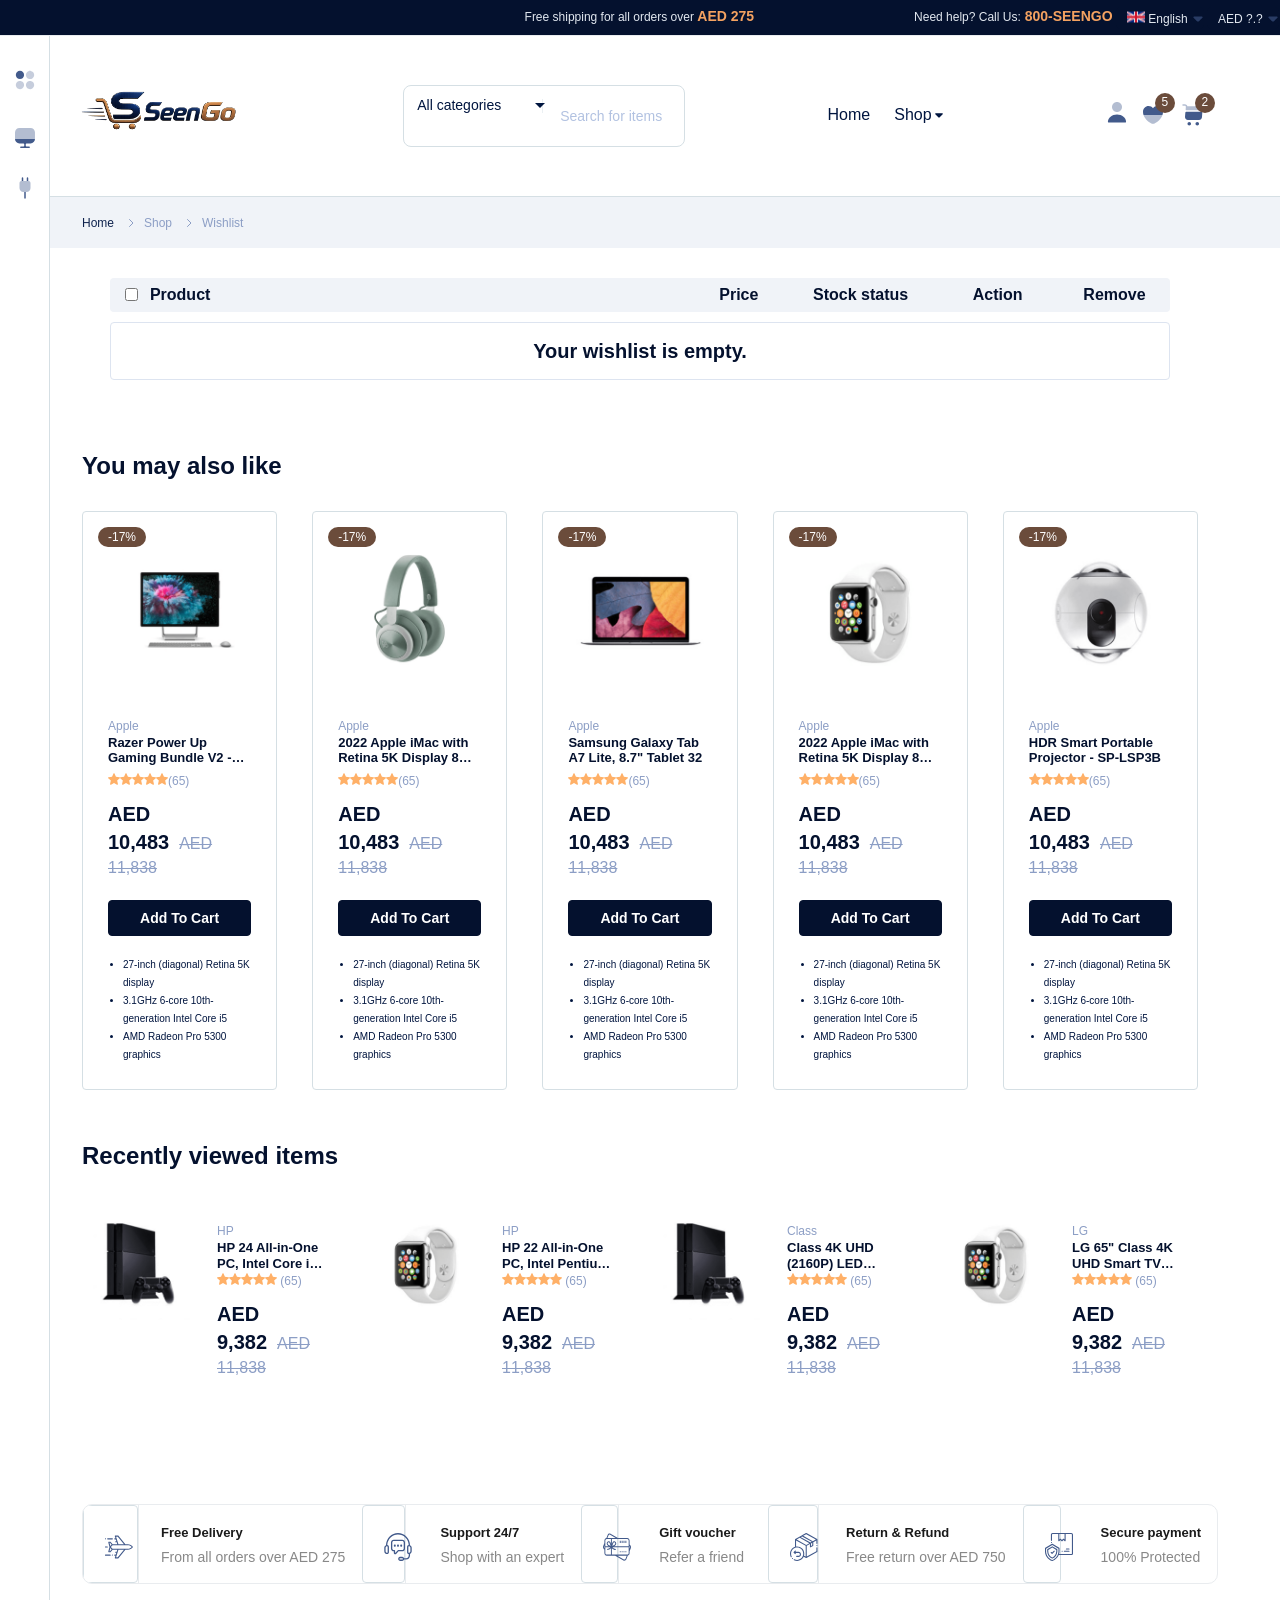
<file: shop-wishlist.html>
﻿<!DOCTYPE html>
<html lang="en">
  <head>
    <meta charset="UTF-8">
    <meta name="viewport" content="width=device-width, initial-scale=1, maximum-scale=1">
    <meta http-equiv="X-UA-Compatible" content="ie=edge">
    <meta name="msapplication-TileColor" content="#0E0E0E">
    <meta name="template-color" content="#0E0E0E">
    <meta name="description" content="Index page">
    <meta name="keywords" content="index, page">
    <meta name="author" content="">
    <link href="assets/css/style.css?v=3.0.0" rel="stylesheet"><link href="assets/css/seengo-minimal.css" rel="stylesheet">
    <link href="assets/css/custom-mega.css" rel="stylesheet">
    <title>Wishlist - Seengo Dubai Electronics</title>
  </head>
  <body>
    </div>
    <div class="topbar">
      <div class="container-topbar">
        <div class="menu-topbar-left d-none d-xl-block">
        </div>
        <div class="info-topbar text-center d-none d-xl-block"><span class="font-xs color-brand-3">Free shipping for all orders over</span><span class="font-sm-bold color-success"> AED 275</span></div>
        <div class="menu-topbar-right"><span class="font-xs color-brand-3">Need help? Call Us:</span><span class="font-sm-bold color-success"> 800-SEENGO</span>
          <div class="dropdown dropdown-language">
            <button class="btn dropdown-toggle" id="dropdownPage" type="button" data-bs-toggle="dropdown" aria-expanded="true" data-bs-display="static"><span class="dropdown-right font-xs color-brand-3"><img src="assets/imgs/template/en.svg" alt="Seengo"> English</span></button>
            <ul class="dropdown-menu dropdown-menu-light" aria-labelledby="dropdownPage" data-bs-popper="static">
              <li><a class="dropdown-item" href="#"><img src="assets/imgs/template/flag-en.svg" alt="Seengo"> English</a></li>
              <li><a class="dropdown-item" href="#"><img src="assets/imgs/template/flag-fr.svg" alt="Seengo"> Français</a></li>
              <li><a class="dropdown-item" href="#"><img src="assets/imgs/template/flag-es.svg" alt="Seengo"> Español</a></li>
              <li><a class="dropdown-item" href="#"><img src="assets/imgs/template/flag-pt.svg" alt="Seengo"> Português</a></li>
              <li><a class="dropdown-item" href="#"><img src="assets/imgs/template/flag-cn.svg" alt="Seengo"> 中国人</a></li>
            </ul>
          </div>
          <div class="dropdown dropdown-language">
            <button class="btn dropdown-toggle" id="dropdownPage2" type="button" data-bs-toggle="dropdown" aria-expanded="true" data-bs-display="static"><span class="dropdown-right font-xs color-brand-3">AED ?.?</span></button>
            <ul class="dropdown-menu dropdown-menu-light dropdown-menu-end" aria-labelledby="dropdownPage2" data-bs-popper="static">
              <li><a class="dropdown-item active" href="#">AED &#x62f;.&#x625;</a></li>
              <li><a class="dropdown-item" href="#">USD $</a></li>
              <li><a class="dropdown-item" href="#">EUR &euro;</a></li>
              <li><a class="dropdown-item" href="#">GBP &pound;</a></li>
            </ul>
          </div>
        </div>
      </div>
    </div>
    <header class="header sticky-bar">
      <div class="container">
        <div class="main-header">
          <div class="header-left">
            <div class="header-logo"><a class="d-flex" href="index.html"><img alt="Seengo" src="assets/imgs/ChatGPT Image Jun 26, 2026, 11_08_43 PM.png" style="height:60px;width:auto;"></a></div>
            <div class="header-search">
              <div class="box-header-search">
                <form class="form-search" method="post" action="#">
                  <div class="box-category">
                    <select class="select-active">
                      <option>All categories</option>
                      <option value="Mobile Phones">Mobile Phones</option>
                      <option value="Tablets">Tablets</option>
                      <option value="Headphones">Headphones</option>
                      <option value="Portable Bluetooth Speakers">Portable Bluetooth Speakers</option>
                      <option value="Power Banks">Power Banks</option>
                      <option value="Smartwatches">Smartwatches</option>
                      <option value="Chargers & Cables">Chargers & Cables</option>
                      <option value="Coffee Machines">Coffee Machines</option>
                    </select>
                  </div>
                  <div class="box-keysearch">
                    <input class="form-control font-xs" type="text" value="" placeholder="Search for items">
                  </div>
                </form>
              </div>
            </div>
            <div class="header-nav">
              <nav class="nav-main-menu d-none d-xl-block">
                <ul class="main-menu">
                  <li><a class="active" href="index.html">Home</a></li>
                  <li class="has-children"><a href="shop-grid.html">Shop</a>
                    <ul class="sub-menu two-col">
                      <li><a href="shop-single-product.html">Single Product</a></li>
                      <li><a href="shop-cart.html">Shop Cart</a></li>
                      <li><a href="shop-wishlist.html">Shop Wishlist</a></li>
                    </ul>
                  </li>
                </ul>
              </nav>
              <div class="burger-icon burger-icon-white"><span class="burger-icon-top"></span><span class="burger-icon-mid"></span><span class="burger-icon-bottom"></span></div>
            </div>
            <div class="header-shop">
              <div class="d-inline-block box-dropdown-cart"><span class="font-lg icon-list icon-account"><span>Account</span></span>
                <div class="dropdown-account">
                  <ul style="padding: 15px; margin: 0; list-style: none; min-width: 150px;">
                    <li style="margin-bottom: 10px;"><a href="#" class="open-login-popup" class="color-brand-primary font-sm-bold">My Account</a></li>
                    <li style="margin-bottom: 10px;"><a href="#" class="open-login-popup" class="color-gray-500 font-sm">Order History</a></li>
                    <li style="margin-bottom: 10px;"><a href="#" class="open-login-popup" class="color-gray-500 font-sm">Login / Register</a></li>
                    <li style="border-top: 1px solid #CAD6EC; padding-top: 10px;"><a href="#" class="color-flash-red font-sm">Logout</a></li>
                  </ul>
                </div>
              </div><a class="font-lg icon-list icon-wishlist" href="shop-wishlist.html"><span>Wishlist</span><span class="number-item font-xs">5</span></a>
              <div class="d-inline-block box-dropdown-cart"><span class="font-lg icon-list icon-cart"><span>Cart</span><span class="number-item font-xs">2</span></span>
                <div class="dropdown-cart">
                  <div class="item-cart mb-20">
                    <div class="cart-image"><img src="assets/imgs/page/homepage1/imgsp5.png" alt="Seengo"></div>
                    <div class="cart-info"><a class="font-sm-bold color-brand-3" href="shop-single-product.html">2022 Apple iMac with Retina 5K Display 8GB RAM, 256GB SSD</a>
                      <p><span class="color-brand-2 font-sm-bold">1 x AED 10,483</span></p>
                    </div>
                  </div>
                  <div class="item-cart mb-20">
                    <div class="cart-image"><img src="assets/imgs/page/homepage1/imgsp4.png" alt="Seengo"></div>
                    <div class="cart-info"><a class="font-sm-bold color-brand-3" href="shop-single-product-2.html">2022 Apple iMac with Retina 5K Display 8GB RAM, 256GB SSD</a>
                      <p><span class="color-brand-2 font-sm-bold">1 x AED 10,483</span></p>
                    </div>
                  </div>
                  <div class="border-bottom pt-0 mb-15"></div>
                  <div class="cart-total">
                    <div class="row">
                      <div class="col-6 text-start"><span class="font-md-bold color-brand-3">Total</span></div>
                      <div class="col-6"><span class="font-md-bold color-brand-1">AED 9,492</span></div>
                    </div>
                    <div class="row mt-15">
                      <div class="col-6 text-start"><a class="btn btn-cart w-auto" href="shop-cart.html">View cart</a></div>
                      <div class="col-6"><a class="btn btn-buy w-auto" href="shop-checkout.html">Checkout</a></div>
                    </div>
                  </div>
                </div>
              </div>
            </div>
          </div>
        </div>
      </div>
    </header>
    <div class="mobile-header-active mobile-header-wrapper-style perfect-scrollbar">
      <div class="mobile-header-wrapper-inner">
        <div class="mobile-header-content-area">
          <div class="mobile-logo"><a class="d-flex" href="index.html"><img alt="Seengo" src="assets/imgs/ChatGPT Image Jun 26, 2026, 11_08_43 PM.png" style="height:60px;width:auto;"></a></div>
          <div class="perfect-scroll">
            <div class="mobile-menu-wrap mobile-header-border">
              <nav class="mt-15">
                <ul class="mobile-menu font-heading">
                  <li><a class="active" href="index.html">Home</a></li>
                  <li class="has-children"><a href="shop-grid.html">Shop</a>
                    <ul class="sub-menu">
                      <li><a href="shop-single-product.html">Single Product</a></li>
                      <li><a href="shop-cart.html">Shop Cart</a></li>
                      <li><a href="shop-wishlist.html">Shop Wishlist</a></li>
                    </ul>
                  </li>
                </ul>
              </nav>
            </div>
            <div class="mobile-account">
              <div class="mobile-header-top">
                <div class="user-account"><a href="#" class="open-login-popup"><img src="assets/imgs/template/ava_1.png" alt="Seengo"></a>
                  <div class="content">
                    <h6 class="user-name">Hello<span class="text-brand"> Steven !</span></h6>
                    <p class="font-xs text-muted">You have 3 new messages</p>
                  </div>
                </div>
              </div>
            </div>
            <div class="mobile-banner">
              <div class="bg-5 block-iphone"><span class="color-brand-3 font-sm-lh32">Starting from AED 3,299</span>
                <h3 class="font-xl mb-10">iPhone 12 Pro 128Gb</h3>
                <p class="font-base color-brand-3 mb-10">Special Sale</p><a class="btn btn-arrow" href="shop-grid.html">learn more</a>
              </div>
            </div>
          </div>
        </div>
      </div>
    </div>
    <div class="sidebar-left"><a class="btn btn-open" href="#"></a>
      <ul class="menu-icons hidden">
        <li><a href="javascript:void(0)"><img src="assets/imgs/template/monitor.svg" alt="Seengo"></a></li>
        <li><a href="javascript:void(0)"><img src="assets/imgs/template/electricity.svg" alt="Seengo"></a></li>
      </ul>
      <ul class="menu-texts menu-close">
                <li class="has-children"><a href="javascript:;"><span class="img-link"><img src="assets/imgs/template/monitor.svg" alt="Seengo"></span><span class="text-link">Electronics</span></a>
                </li>
                <li class="has-children"><a href="javascript:;"><span class="img-link"><img src="assets/imgs/template/electricity.svg" alt="Seengo"></span><span class="text-link">Home &amp; Appliances</span></a>
                </li>
              </ul>
            </div>
    <div class="mobile-header-active mobile-header-wrapper-style perfect-scrollbar">
      <div class="mobile-header-wrapper-inner">
        <div class="mobile-header-content-area">
          <div class="mobile-logo"><a class="d-flex" href="index.html"><img alt="Seengo" src="assets/imgs/ChatGPT Image Jun 26, 2026, 11_08_43 PM.png" style="height:60px;width:auto;"></a></div>
          <div class="perfect-scroll">
            <div class="mobile-menu-wrap mobile-header-border">
              <nav class="mt-15">
                <ul class="mobile-menu font-heading">
                  <li><a class="active" href="index.html">Home</a></li>
                  <li class="has-children"><a href="shop-grid.html">Shop</a>
                    <ul class="sub-menu">
                      <li><a href="shop-single-product.html">Single Product</a></li>
                      <li><a href="shop-cart.html">Shop Cart</a></li>
                      <li><a href="shop-wishlist.html">Shop Wishlist</a></li>
                    </ul>
                  </li>
                </ul>
              </nav>
            </div>
            <div class="mobile-account">
              <div class="mobile-header-top">
                <div class="user-account"><a href="#" class="open-login-popup"><img src="assets/imgs/template/ava_1.png" alt="Seengo"></a>
                  <div class="content">
                    <h6 class="user-name">Hello<span class="text-brand"> Steven !</span></h6>
                    <p class="font-xs text-muted">You have 3 new messages</p>
                  </div>
                </div>
              </div>
            </div>
            <div class="mobile-banner">
              <div class="bg-5 block-iphone"><span class="color-brand-3 font-sm-lh32">Starting from AED 3,299</span>
                <h3 class="font-xl mb-10">iPhone 12 Pro 128Gb</h3>
                <p class="font-base color-brand-3 mb-10">Special Sale</p><a class="btn btn-arrow" href="shop-grid.html">learn more</a>
              </div>
            </div>
          </div>
        </div>
      </div>
    </div>
    <main class="main">
      <div class="section-box">
        <div class="breadcrumbs-div">
          <div class="container">
            <ul class="breadcrumb">
              <li><a class="font-xs color-gray-1000" href="index.html">Home</a></li>
              <li><a class="font-xs color-gray-500" href="shop-grid.html">Shop</a></li>
              <li><a class="font-xs color-gray-500" href="shop-wishlist.html">Wishlist</a></li>
            </ul>
          </div>
        </div>
      </div>
      <section class="section-box shop-template">
        <div class="container">
          <div class="box-wishlist">
            <div class="head-wishlist">
              <div class="item-wishlist">
                <div class="wishlist-cb">
                  <input class="cb-layout cb-all" type="checkbox">
                </div>
                <div class="wishlist-product"><span class="font-md-bold color-brand-3">Product</span></div>
                <div class="wishlist-price"><span class="font-md-bold color-brand-3">Price</span></div>
                <div class="wishlist-status"><span class="font-md-bold color-brand-3">Stock status</span></div>
                <div class="wishlist-action"><span class="font-md-bold color-brand-3">Action</span></div>
                <div class="wishlist-remove"><span class="font-md-bold color-brand-3">Remove</span></div>
              </div>
            </div>
            <div class="content-wishlist">
            </div>
          </div>
          <h4 class="color-brand-3">You may also like</h4>
          <div class="list-products-5 mt-20 mb-40">
            <div class="card-grid-style-3">
              <div class="card-grid-inner">
                <div class="tools"><a class="btn btn-trend btn-tooltip mb-10" href="#" aria-label="Trend" data-bs-placement="left"></a><a class="btn btn-wishlist btn-tooltip mb-10" href="shop-wishlist.html" aria-label="Add To Wishlist"></a><a class="btn btn-quickview btn-tooltip" aria-label="Quick view" href="#ModalQuickview" data-bs-toggle="modal"></a></div>
                <div class="image-box"><span class="label bg-brand-2">-17%</span><a href="shop-single-product.html"><img src="assets/imgs/page/homepage1/imgsp3.png" alt="Seengo"></a></div>
                <div class="info-right"><a class="font-xs color-gray-500" href="shop-vendor-single.html">Apple</a><br><a class="color-brand-3 font-sm-bold" href="shop-single-product.html">Razer Power Up Gaming Bundle V2 - Cynosa Lite</a>
                  <div class="rating"><img src="assets/imgs/template/icons/star.svg" alt="Seengo"><img src="assets/imgs/template/icons/star.svg" alt="Seengo"><img src="assets/imgs/template/icons/star.svg" alt="Seengo"><img src="assets/imgs/template/icons/star.svg" alt="Seengo"><img src="assets/imgs/template/icons/star.svg" alt="Seengo"><span class="font-xs color-gray-500">(65)</span></div>
                  <div class="price-info"><strong class="font-lg-bold color-brand-3 price-main">AED 10,483</strong><span class="color-gray-500 price-line">AED 11,838</span></div>
                  <div class="mt-20 box-btn-cart"><a class="btn btn-cart" href="shop-cart.html">Add To Cart</a></div>
                  <ul class="list-features">
                    <li>27-inch (diagonal) Retina 5K display</li>
                    <li>3.1GHz 6-core 10th-generation Intel Core i5</li>
                    <li>AMD Radeon Pro 5300 graphics</li>
                  </ul>
                </div>
              </div>
            </div>
            <div class="card-grid-style-3">
              <div class="card-grid-inner">
                <div class="tools"><a class="btn btn-trend btn-tooltip mb-10" href="#" aria-label="Trend" data-bs-placement="left"></a><a class="btn btn-wishlist btn-tooltip mb-10" href="shop-wishlist.html" aria-label="Add To Wishlist"></a><a class="btn btn-quickview btn-tooltip" aria-label="Quick view" href="#ModalQuickview" data-bs-toggle="modal"></a></div>
                <div class="image-box"><span class="label bg-brand-2">-17%</span><a href="shop-single-product.html"><img src="assets/imgs/page/homepage1/imgsp4.png" alt="Seengo"></a></div>
                <div class="info-right"><a class="font-xs color-gray-500" href="shop-vendor-single.html">Apple</a><br><a class="color-brand-3 font-sm-bold" href="shop-single-product.html">2022 Apple iMac with Retina 5K Display 8GB RAM</a>
                  <div class="rating"><img src="assets/imgs/template/icons/star.svg" alt="Seengo"><img src="assets/imgs/template/icons/star.svg" alt="Seengo"><img src="assets/imgs/template/icons/star.svg" alt="Seengo"><img src="assets/imgs/template/icons/star.svg" alt="Seengo"><img src="assets/imgs/template/icons/star.svg" alt="Seengo"><span class="font-xs color-gray-500">(65)</span></div>
                  <div class="price-info"><strong class="font-lg-bold color-brand-3 price-main">AED 10,483</strong><span class="color-gray-500 price-line">AED 11,838</span></div>
                  <div class="mt-20 box-btn-cart"><a class="btn btn-cart" href="shop-cart.html">Add To Cart</a></div>
                  <ul class="list-features">
                    <li>27-inch (diagonal) Retina 5K display</li>
                    <li>3.1GHz 6-core 10th-generation Intel Core i5</li>
                    <li>AMD Radeon Pro 5300 graphics</li>
                  </ul>
                </div>
              </div>
            </div>
            <div class="card-grid-style-3">
              <div class="card-grid-inner">
                <div class="tools"><a class="btn btn-trend btn-tooltip mb-10" href="#" aria-label="Trend" data-bs-placement="left"></a><a class="btn btn-wishlist btn-tooltip mb-10" href="shop-wishlist.html" aria-label="Add To Wishlist"></a><a class="btn btn-quickview btn-tooltip" aria-label="Quick view" href="#ModalQuickview" data-bs-toggle="modal"></a></div>
                <div class="image-box"><span class="label bg-brand-2">-17%</span><a href="shop-single-product.html"><img src="assets/imgs/page/homepage1/imgsp5.png" alt="Seengo"></a></div>
                <div class="info-right"><a class="font-xs color-gray-500" href="shop-vendor-single.html">Apple</a><br><a class="color-brand-3 font-sm-bold" href="shop-single-product.html">Samsung Galaxy Tab A7 Lite, 8.7&quot; Tablet 32</a>
                  <div class="rating"><img src="assets/imgs/template/icons/star.svg" alt="Seengo"><img src="assets/imgs/template/icons/star.svg" alt="Seengo"><img src="assets/imgs/template/icons/star.svg" alt="Seengo"><img src="assets/imgs/template/icons/star.svg" alt="Seengo"><img src="assets/imgs/template/icons/star.svg" alt="Seengo"><span class="font-xs color-gray-500">(65)</span></div>
                  <div class="price-info"><strong class="font-lg-bold color-brand-3 price-main">AED 10,483</strong><span class="color-gray-500 price-line">AED 11,838</span></div>
                  <div class="mt-20 box-btn-cart"><a class="btn btn-cart" href="shop-cart.html">Add To Cart</a></div>
                  <ul class="list-features">
                    <li>27-inch (diagonal) Retina 5K display</li>
                    <li>3.1GHz 6-core 10th-generation Intel Core i5</li>
                    <li>AMD Radeon Pro 5300 graphics</li>
                  </ul>
                </div>
              </div>
            </div>
            <div class="card-grid-style-3">
              <div class="card-grid-inner">
                <div class="tools"><a class="btn btn-trend btn-tooltip mb-10" href="#" aria-label="Trend" data-bs-placement="left"></a><a class="btn btn-wishlist btn-tooltip mb-10" href="shop-wishlist.html" aria-label="Add To Wishlist"></a><a class="btn btn-quickview btn-tooltip" aria-label="Quick view" href="#ModalQuickview" data-bs-toggle="modal"></a></div>
                <div class="image-box"><span class="label bg-brand-2">-17%</span><a href="shop-single-product.html"><img src="assets/imgs/page/homepage1/imgsp6.png" alt="Seengo"></a></div>
                <div class="info-right"><a class="font-xs color-gray-500" href="shop-vendor-single.html">Apple</a><br><a class="color-brand-3 font-sm-bold" href="shop-single-product.html">2022 Apple iMac with Retina 5K Display 8GB RAM</a>
                  <div class="rating"><img src="assets/imgs/template/icons/star.svg" alt="Seengo"><img src="assets/imgs/template/icons/star.svg" alt="Seengo"><img src="assets/imgs/template/icons/star.svg" alt="Seengo"><img src="assets/imgs/template/icons/star.svg" alt="Seengo"><img src="assets/imgs/template/icons/star.svg" alt="Seengo"><span class="font-xs color-gray-500">(65)</span></div>
                  <div class="price-info"><strong class="font-lg-bold color-brand-3 price-main">AED 10,483</strong><span class="color-gray-500 price-line">AED 11,838</span></div>
                  <div class="mt-20 box-btn-cart"><a class="btn btn-cart" href="shop-cart.html">Add To Cart</a></div>
                  <ul class="list-features">
                    <li>27-inch (diagonal) Retina 5K display</li>
                    <li>3.1GHz 6-core 10th-generation Intel Core i5</li>
                    <li>AMD Radeon Pro 5300 graphics</li>
                  </ul>
                </div>
              </div>
            </div>
            <div class="card-grid-style-3">
              <div class="card-grid-inner">
                <div class="tools"><a class="btn btn-trend btn-tooltip mb-10" href="#" aria-label="Trend" data-bs-placement="left"></a><a class="btn btn-wishlist btn-tooltip mb-10" href="shop-wishlist.html" aria-label="Add To Wishlist"></a><a class="btn btn-quickview btn-tooltip" aria-label="Quick view" href="#ModalQuickview" data-bs-toggle="modal"></a></div>
                <div class="image-box"><span class="label bg-brand-2">-17%</span><a href="shop-single-product.html"><img src="assets/imgs/page/homepage1/imgsp7.png" alt="Seengo"></a></div>
                <div class="info-right"><a class="font-xs color-gray-500" href="shop-vendor-single.html">Apple</a><br><a class="color-brand-3 font-sm-bold" href="shop-single-product.html">HDR Smart Portable Projector - SP-LSP3B</a>
                  <div class="rating"><img src="assets/imgs/template/icons/star.svg" alt="Seengo"><img src="assets/imgs/template/icons/star.svg" alt="Seengo"><img src="assets/imgs/template/icons/star.svg" alt="Seengo"><img src="assets/imgs/template/icons/star.svg" alt="Seengo"><img src="assets/imgs/template/icons/star.svg" alt="Seengo"><span class="font-xs color-gray-500">(65)</span></div>
                  <div class="price-info"><strong class="font-lg-bold color-brand-3 price-main">AED 10,483</strong><span class="color-gray-500 price-line">AED 11,838</span></div>
                  <div class="mt-20 box-btn-cart"><a class="btn btn-cart" href="shop-cart.html">Add To Cart</a></div>
                  <ul class="list-features">
                    <li>27-inch (diagonal) Retina 5K display</li>
                    <li>3.1GHz 6-core 10th-generation Intel Core i5</li>
                    <li>AMD Radeon Pro 5300 graphics</li>
                  </ul>
                </div>
              </div>
            </div>
          </div>
          <h4 class="color-brand-3">Recently viewed items</h4>
          <div class="row mt-40">
            <div class="col-lg-3 col-md-6 col-sm-12">
              <div class="card-grid-style-2 card-grid-none-border hover-up">
                <div class="image-box"><a href="#"><img src="assets/imgs/page/homepage1/imgsp1.png" alt="Seengo"></a>
                </div>
                <div class="info-right"><span class="font-xs color-gray-500">HP</span><br><a class="color-brand-3 font-xs-bold" href="#">HP 24 All-in-One PC, Intel Core i3-1115G4</a>
                  <div class="rating"><img src="assets/imgs/template/icons/star.svg" alt="Seengo"><img src="assets/imgs/template/icons/star.svg" alt="Seengo"><img src="assets/imgs/template/icons/star.svg" alt="Seengo"><img src="assets/imgs/template/icons/star.svg" alt="Seengo"><img src="assets/imgs/template/icons/star.svg" alt="Seengo"><span class="font-xs color-gray-500"> (65)</span></div>
                  <div class="price-info"><strong class="font-lg-bold color-brand-3 price-main">AED 9,382</strong><span class="color-gray-500 price-line">AED 11,838</span></div>
                </div>
              </div>
            </div>
            <div class="col-lg-3 col-md-6 col-sm-12">
              <div class="card-grid-style-2 card-grid-none-border hover-up">
                <div class="image-box"><a href="#"><img src="assets/imgs/page/homepage1/imgsp2.png" alt="Seengo"></a>
                </div>
                <div class="info-right"><span class="font-xs color-gray-500">HP</span><br><a class="color-brand-3 font-xs-bold" href="#">HP 22 All-in-One PC, Intel Pentium Silver</a>
                  <div class="rating"><img src="assets/imgs/template/icons/star.svg" alt="Seengo"><img src="assets/imgs/template/icons/star.svg" alt="Seengo"><img src="assets/imgs/template/icons/star.svg" alt="Seengo"><img src="assets/imgs/template/icons/star.svg" alt="Seengo"><img src="assets/imgs/template/icons/star.svg" alt="Seengo"><span class="font-xs color-gray-500"> (65)</span></div>
                  <div class="price-info"><strong class="font-lg-bold color-brand-3 price-main">AED 9,382</strong><span class="color-gray-500 price-line">AED 11,838</span></div>
                </div>
              </div>
            </div>
            <div class="col-lg-3 col-md-6 col-sm-12">
              <div class="card-grid-style-2 card-grid-none-border hover-up">
                <div class="image-box"><a href="#"><img src="assets/imgs/page/homepage1/imgsp1.png" alt="Seengo"></a>
                </div>
                <div class="info-right"><span class="font-xs color-gray-500">Class</span><br><a class="color-brand-3 font-xs-bold" href="#">Class 4K UHD (2160P) LED Roku Smart TV HDR</a>
                  <div class="rating"><img src="assets/imgs/template/icons/star.svg" alt="Seengo"><img src="assets/imgs/template/icons/star.svg" alt="Seengo"><img src="assets/imgs/template/icons/star.svg" alt="Seengo"><img src="assets/imgs/template/icons/star.svg" alt="Seengo"><img src="assets/imgs/template/icons/star.svg" alt="Seengo"><span class="font-xs color-gray-500"> (65)</span></div>
                  <div class="price-info"><strong class="font-lg-bold color-brand-3 price-main">AED 9,382</strong><span class="color-gray-500 price-line">AED 11,838</span></div>
                </div>
              </div>
            </div>
            <div class="col-lg-3 col-md-6 col-sm-12">
              <div class="card-grid-style-2 card-grid-none-border hover-up">
                <div class="image-box"><a href="#"><img src="assets/imgs/page/homepage1/imgsp2.png" alt="Seengo"></a>
                </div>
                <div class="info-right"><span class="font-xs color-gray-500">LG</span><br><a class="color-brand-3 font-xs-bold" href="#">LG 65&quot; Class 4K UHD Smart TV OLED A1 Series </a>
                  <div class="rating"><img src="assets/imgs/template/icons/star.svg" alt="Seengo"><img src="assets/imgs/template/icons/star.svg" alt="Seengo"><img src="assets/imgs/template/icons/star.svg" alt="Seengo"><img src="assets/imgs/template/icons/star.svg" alt="Seengo"><img src="assets/imgs/template/icons/star.svg" alt="Seengo"><span class="font-xs color-gray-500"> (65)</span></div>
                  <div class="price-info"><strong class="font-lg-bold color-brand-3 price-main">AED 9,382</strong><span class="color-gray-500 price-line">AED 11,838</span></div>
                </div>
              </div>
            </div>
          </div>
        </div>
      </section>
      <section class="section-box mt-90 mb-50">
        <div class="container">
          <ul class="list-col-5">
            <li>
              <div class="item-list">
                <div class="icon-left"><img src="assets/imgs/template/delivery.svg" alt="Seengo"></div>
                <div class="info-right">
                  <h5 class="font-lg-bold color-gray-100">Free Delivery</h5>
                  <p class="font-sm color-gray-500">From all orders over AED 275</p>
                </div>
              </div>
            </li>
            <li>
              <div class="item-list">
                <div class="icon-left"><img src="assets/imgs/template/support.svg" alt="Seengo"></div>
                <div class="info-right">
                  <h5 class="font-lg-bold color-gray-100">Support 24/7</h5>
                  <p class="font-sm color-gray-500">Shop with an expert</p>
                </div>
              </div>
            </li>
            <li>
              <div class="item-list">
                <div class="icon-left"><img src="assets/imgs/template/voucher.svg" alt="Seengo"></div>
                <div class="info-right">
                  <h5 class="font-lg-bold color-gray-100">Gift voucher</h5>
                  <p class="font-sm color-gray-500">Refer a friend</p>
                </div>
              </div>
            </li>
            <li>
              <div class="item-list">
                <div class="icon-left"><img src="assets/imgs/template/return.svg" alt="Seengo"></div>
                <div class="info-right">
                  <h5 class="font-lg-bold color-gray-100">Return &amp; Refund</h5>
                  <p class="font-sm color-gray-500">Free return over AED 750</p>
                </div>
              </div>
            </li>
            <li>
              <div class="item-list">
                <div class="icon-left"><img src="assets/imgs/template/secure.svg" alt="Seengo"></div>
                <div class="info-right">
                  <h5 class="font-lg-bold color-gray-100">Secure payment</h5>
                  <p class="font-sm color-gray-500">100% Protected</p>
                </div>
              </div>
            </li>
          </ul>
        </div>
      </section>
      <div class="modal fade" id="ModalFiltersForm" tabindex="-1" aria-hidden="true" style="display: none;">
        <div class="modal-dialog modal-xl">
          <div class="modal-content apply-job-form">
            <div class="modal-header">
              <h5 class="modal-title color-gray-1000 filters-icon">Addvance Fillters</h5>
              <button class="btn-close" type="button" data-bs-dismiss="modal" aria-label="Close"></button>
            </div>
            <div class="modal-body p-30">
              <div class="row">
                <div class="col-w-1">
                  <h6 class="color-gray-900 mb-0">Brands</h6>
                  <ul class="list-checkbox">
                    <li>
                      <label class="cb-container">
                        <input type="checkbox" checked="checked"><span class="text-small">Apple</span><span class="checkmark"></span>
                      </label>
                    </li>
                    <li>
                      <label class="cb-container">
                        <input type="checkbox"><span class="text-small">Samsung</span><span class="checkmark"></span>
                      </label>
                    </li>
                    <li>
                      <label class="cb-container">
                        <input type="checkbox"><span class="text-small">Baseus</span><span class="checkmark"></span>
                      </label>
                    </li>
                    <li>
                      <label class="cb-container">
                        <input type="checkbox"><span class="text-small">Remax</span><span class="checkmark"></span>
                      </label>
                    </li>
                    <li>
                      <label class="cb-container">
                        <input type="checkbox"><span class="text-small">Handtown</span><span class="checkmark"></span>
                      </label>
                    </li>
                    <li>
                      <label class="cb-container">
                        <input type="checkbox"><span class="text-small">Elecom</span><span class="checkmark"></span>
                      </label>
                    </li>
                    <li>
                      <label class="cb-container">
                        <input type="checkbox"><span class="text-small">Razer</span><span class="checkmark"></span>
                      </label>
                    </li>
                    <li>
                      <label class="cb-container">
                        <input type="checkbox"><span class="text-small">Auto Focus</span><span class="checkmark"></span>
                      </label>
                    </li>
                    <li>
                      <label class="cb-container">
                        <input type="checkbox"><span class="text-small">Nillkin</span><span class="checkmark"></span>
                      </label>
                    </li>
                    <li>
                      <label class="cb-container">
                        <input type="checkbox"><span class="text-small">Logitech</span><span class="checkmark"></span>
                      </label>
                    </li>
                    <li>
                      <label class="cb-container">
                        <input type="checkbox"><span class="text-small">ChromeBook</span><span class="checkmark"></span>
                      </label>
                    </li>
                  </ul>
                </div>
                <div class="col-w-1">
                  <h6 class="color-gray-900 mb-0">Special offers</h6>
                  <ul class="list-checkbox">
                    <li>
                      <label class="cb-container">
                        <input type="checkbox"><span class="text-small">On sale</span><span class="checkmark"></span>
                      </label>
                    </li>
                    <li>
                      <label class="cb-container">
                        <input type="checkbox" checked="checked"><span class="text-small">FREE shipping</span><span class="checkmark"></span>
                      </label>
                    </li>
                    <li>
                      <label class="cb-container">
                        <input type="checkbox"><span class="text-small">Big deals</span><span class="checkmark"></span>
                      </label>
                    </li>
                    <li>
                      <label class="cb-container">
                        <input type="checkbox"><span class="text-small">Shop Mall</span><span class="checkmark"></span>
                      </label>
                    </li>
                  </ul>
                  <h6 class="color-gray-900 mb-0 mt-40">Ready to ship in</h6>
                  <ul class="list-checkbox">
                    <li>
                      <label class="cb-container">
                        <input type="checkbox"><span class="text-small">1 business day</span><span class="checkmark"></span>
                      </label>
                    </li>
                    <li>
                      <label class="cb-container">
                        <input type="checkbox" checked="checked"><span class="text-small">1&ndash;3 business days</span><span class="checkmark"></span>
                      </label>
                    </li>
                    <li>
                      <label class="cb-container">
                        <input type="checkbox"><span class="text-small">in 1 week</span><span class="checkmark"></span>
                      </label>
                    </li>
                    <li>
                      <label class="cb-container">
                        <input type="checkbox"><span class="text-small">Shipping now</span><span class="checkmark"></span>
                      </label>
                    </li>
                  </ul>
                </div>
                <div class="col-w-1">
                  <h6 class="color-gray-900 mb-0">Ordering options</h6>
                  <ul class="list-checkbox">
                    <li>
                      <label class="cb-container">
                        <input type="checkbox"><span class="text-small">Accepts gift cards</span><span class="checkmark"></span>
                      </label>
                    </li>
                    <li>
                      <label class="cb-container">
                        <input type="checkbox"><span class="text-small">Customizable</span><span class="checkmark"></span>
                      </label>
                    </li>
                    <li>
                      <label class="cb-container">
                        <input type="checkbox" checked="checked"><span class="text-small">Can be gift-wrapped</span><span class="checkmark"></span>
                      </label>
                    </li>
                    <li>
                      <label class="cb-container">
                        <input type="checkbox"><span class="text-small">Installment 0%</span><span class="checkmark"></span>
                      </label>
                    </li>
                  </ul>
                  <h6 class="color-gray-900 mb-0 mt-40">Rating</h6>
                  <ul class="list-checkbox">
                    <li class="mb-5"><a href="#"><img src="assets/imgs/template/icons/star.svg" alt="Seengo"><img src="assets/imgs/template/icons/star.svg" alt="Seengo"><img src="assets/imgs/template/icons/star.svg" alt="Seengo"><img src="assets/imgs/template/icons/star.svg" alt="Seengo"><img src="assets/imgs/template/icons/star.svg" alt="Seengo"><span class="ml-10 font-xs color-gray-500 d-inline-block align-top">(5 stars)</span></a></li>
                    <li class="mb-5"><a href="#"><img src="assets/imgs/template/icons/star.svg" alt="Seengo"><img src="assets/imgs/template/icons/star.svg" alt="Seengo"><img src="assets/imgs/template/icons/star.svg" alt="Seengo"><img src="assets/imgs/template/icons/star.svg" alt="Seengo"><img src="assets/imgs/template/icons/star-gray.svg" alt="Seengo"><span class="ml-10 font-xs color-gray-500 d-inline-block align-top">(4 stars)</span></a></li>
                    <li class="mb-5"><a href="#"><img src="assets/imgs/template/icons/star.svg" alt="Seengo"><img src="assets/imgs/template/icons/star.svg" alt="Seengo"><img src="assets/imgs/template/icons/star.svg" alt="Seengo"><img src="assets/imgs/template/icons/star-gray.svg" alt="Seengo"><img src="assets/imgs/template/icons/star-gray.svg" alt="Seengo"><span class="ml-10 font-xs color-gray-500 d-inline-block align-top">(3 stars)</span></a></li>
                    <li class="mb-5"><a href="#"><img src="assets/imgs/template/icons/star.svg" alt="Seengo"><img src="assets/imgs/template/icons/star.svg" alt="Seengo"><img src="assets/imgs/template/icons/star-gray.svg" alt="Seengo"><img src="assets/imgs/template/icons/star-gray.svg" alt="Seengo"><img src="assets/imgs/template/icons/star-gray.svg" alt="Seengo"><span class="ml-10 font-xs color-gray-500 d-inline-block align-top">(2 stars)</span></a></li>
                    <li class="mb-5"><a href="#"><img src="assets/imgs/template/icons/star.svg" alt="Seengo"><img src="assets/imgs/template/icons/star-gray.svg" alt="Seengo"><img src="assets/imgs/template/icons/star-gray.svg" alt="Seengo"><img src="assets/imgs/template/icons/star-gray.svg" alt="Seengo"><img src="assets/imgs/template/icons/star-gray.svg" alt="Seengo"><span class="ml-10 font-xs color-gray-500 d-inline-block align-top">(1 star)</span></a></li>
                  </ul>
                </div>
                <div class="col-w-2">
                  <h6 class="color-gray-900 mb-0">Material</h6>
                  <ul class="list-checkbox">
                    <li>
                      <label class="cb-container">
                        <input type="checkbox"><span class="text-small">Nylon (8)</span><span class="checkmark"></span>
                      </label>
                    </li>
                    <li>
                      <label class="cb-container">
                        <input type="checkbox"><span class="text-small">Tempered Glass (5)</span><span class="checkmark"></span>
                      </label>
                    </li>
                    <li>
                      <label class="cb-container">
                        <input type="checkbox" checked="checked"><span class="text-small">Liquid Silicone Rubber (5)</span><span class="checkmark"></span>
                      </label>
                    </li>
                    <li>
                      <label class="cb-container">
                        <input type="checkbox"><span class="text-small">Aluminium Alloy (3)</span><span class="checkmark"></span>
                      </label>
                    </li>
                  </ul>
                  <h6 class="color-gray-900 mb-20 mt-40">Product tags</h6>
                  <div><a class="btn btn-border mr-5" href="#">Games</a><a class="btn btn-border mr-5" href="#">Electronics</a><a class="btn btn-border mr-5" href="#">Video</a><a class="btn btn-border mr-5" href="#">Cellphone</a><a class="btn btn-border mr-5" href="#">Indoor</a><a class="btn btn-border mr-5" href="#">VGA Card</a><a class="btn btn-border mr-5" href="#">USB</a><a class="btn btn-border mr-5" href="#">Lightning</a><a class="btn btn-border mr-5" href="#">Camera</a></div>
                </div>
              </div>
            </div>
            <div class="modal-footer justify-content-start pl-30"><a class="btn btn-buy w-auto" href="#">Apply Fillter</a><a class="btn font-sm-bold color-gray-500" href="#">Reset Fillter</a></div>
          </div>
        </div>
      </div>
      <div class="modal fade" id="ModalQuickview" tabindex="-1" aria-hidden="true" style="display: none;">
        <div class="modal-dialog modal-xl">
          <div class="modal-content apply-job-form">
            <button class="btn-close" type="button" data-bs-dismiss="modal" aria-label="Close"></button>
            <div class="modal-body p-30">
              <div class="row">
                <div class="col-lg-6">
                  <div class="gallery-image">
                    <div class="galleries-2">
                      <div class="detail-gallery">
                        <div class="product-image-slider-2">
                          <figure class="border-radius-10"><img src="assets/imgs/page/product/img-gallery-1.jpg" alt="product image"></figure>
                          <figure class="border-radius-10"><img src="assets/imgs/page/product/img-gallery-2.jpg" alt="product image"></figure>
                          <figure class="border-radius-10"><img src="assets/imgs/page/product/img-gallery-3.jpg" alt="product image"></figure>
                          <figure class="border-radius-10"><img src="assets/imgs/page/product/img-gallery-4.jpg" alt="product image"></figure>
                          <figure class="border-radius-10"><img src="assets/imgs/page/product/img-gallery-5.jpg" alt="product image"></figure>
                          <figure class="border-radius-10"><img src="assets/imgs/page/product/img-gallery-6.jpg" alt="product image"></figure>
                          <figure class="border-radius-10"><img src="assets/imgs/page/product/img-gallery-7.jpg" alt="product image"></figure>
                        </div>
                      </div>
                      <div class="slider-nav-thumbnails-2">
                        <div>
                          <div class="item-thumb"><img src="assets/imgs/page/product/img-gallery-1.jpg" alt="product image"></div>
                        </div>
                        <div>
                          <div class="item-thumb"><img src="assets/imgs/page/product/img-gallery-2.jpg" alt="product image"></div>
                        </div>
                        <div>
                          <div class="item-thumb"><img src="assets/imgs/page/product/img-gallery-3.jpg" alt="product image"></div>
                        </div>
                        <div>
                          <div class="item-thumb"><img src="assets/imgs/page/product/img-gallery-4.jpg" alt="product image"></div>
                        </div>
                        <div>
                          <div class="item-thumb"><img src="assets/imgs/page/product/img-gallery-5.jpg" alt="product image"></div>
                        </div>
                        <div>
                          <div class="item-thumb"><img src="assets/imgs/page/product/img-gallery-6.jpg" alt="product image"></div>
                        </div>
                        <div>
                          <div class="item-thumb"><img src="assets/imgs/page/product/img-gallery-7.jpg" alt="product image"></div>
                        </div>
                      </div>
                    </div>
                  </div>
                  <div class="box-tags">
                    <div class="d-inline-block mr-25"><span class="font-sm font-medium color-gray-900">Category:</span><a class="link" href="#">Smartphones</a></div>
                    <div class="d-inline-block"><span class="font-sm font-medium color-gray-900">Tags:</span><a class="link" href="#">Blue</a>,<a class="link" href="#">Smartphone</a></div>
                  </div>
                </div>
                <div class="col-lg-6">
                  <div class="product-info">
                    <h5 class="mb-15">SAMSUNG Galaxy S22 Ultra, 8K Camera & Video, Brightest Display Screen, S Pen Pro</h5>
                    <div class="info-by"><span class="bytext color-gray-500 font-xs font-medium">by</span><a class="byAUthor color-gray-900 font-xs font-medium" href="shop-vendor-list.html"> </a>
                      <div class="rating d-inline-block"><img src="assets/imgs/template/icons/star.svg" alt="Seengo"><img src="assets/imgs/template/icons/star.svg" alt="Seengo"><img src="assets/imgs/template/icons/star.svg" alt="Seengo"><img src="assets/imgs/template/icons/star.svg" alt="Seengo"><img src="assets/imgs/template/icons/star.svg" alt="Seengo"><span class="font-xs color-gray-500 font-medium"> (65 reviews)</span></div>
                    </div>
                    <div class="border-bottom pt-10 mb-20"></div>
                    <div class="box-product-price">
                      <h3 class="color-brand-3 price-main d-inline-block mr-10">AED 10,483</h3><span class="color-gray-500 price-line font-xl line-througt">AED 11,838</span>
                    </div>
                    <div class="product-description mt-10 color-gray-900">
                      <ul class="list-dot">
                        <li>8k super steady video</li>
                        <li>Nightography plus portait mode</li>
                        <li>50mp photo resolution plus bright display</li>
                        <li>Adaptive color contrast</li>
                        <li>premium design & craftmanship</li>
                        <li>Long lasting battery plus fast charging</li>
                      </ul>
                    </div>
                    <div class="box-product-color mt-10">
                      <p class="font-sm color-gray-900">Color:<span class="color-brand-2 nameColor">Pink Gold</span></p>
                      <ul class="list-colors">
                        <li class="disabled"><img src="assets/imgs/page/product/img-gallery-1.jpg" alt="Seengo" title="Pink"></li>
                        <li><img src="assets/imgs/page/product/img-gallery-2.jpg" alt="Seengo" title="Gold"></li>
                        <li><img src="assets/imgs/page/product/img-gallery-3.jpg" alt="Seengo" title="Pink Gold"></li>
                        <li><img src="assets/imgs/page/product/img-gallery-4.jpg" alt="Seengo" title="Silver"></li>
                        <li class="active"><img src="assets/imgs/page/product/img-gallery-5.jpg" alt="Seengo" title="Pink Gold"></li>
                        <li class="disabled"><img src="assets/imgs/page/product/img-gallery-6.jpg" alt="Seengo" title="Black"></li>
                        <li class="disabled"><img src="assets/imgs/page/product/img-gallery-7.jpg" alt="Seengo" title="Red"></li>
                      </ul>
                    </div>
                    <div class="box-product-style-size mt-10">
                      <div class="row">
                        <div class="col-lg-12 mb-10">
                          <p class="font-sm color-gray-900">Style:<span class="color-brand-2 nameStyle">S22</span></p>
                          <ul class="list-styles">
                            <li class="disabled" title="S22 Ultra">S22 Ultra</li>
                            <li class="active" title="S22">S22</li>
                            <li title="S22 + Standing Cover">S22 + Standing Cover</li>
                          </ul>
                        </div>
                        <div class="col-lg-12 mb-10">
                          <p class="font-sm color-gray-900">Size:<span class="color-brand-2 nameSize">512GB</span></p>
                          <ul class="list-sizes">
                            <li class="disabled" title="1GB">1GB</li>
                            <li class="active" title="512 GB">512 GB</li>
                            <li title="256 GB">256 GB</li>
                            <li title="128 GB">128 GB</li>
                            <li class="disabled" title="64GB">64GB</li>
                          </ul>
                        </div>
                      </div>
                    </div>
                    <div class="buy-product mt-5">
                      <p class="font-sm mb-10">Quantity</p>
                      <div class="box-quantity">
                        <div class="input-quantity">
                          <input class="font-xl color-brand-3" type="text" value="1"><span class="minus-cart"></span><span class="plus-cart"></span>
                        </div>
                        <div class="button-buy"><a class="btn btn-cart" href="shop-cart.html">Add to cart</a><a class="btn btn-buy" href="shop-checkout.html">Buy now</a></div>
                      </div>
                    </div>
                  </div>
                </div>
              </div>
            </div>
          </div>
        </div>
      </div>
    </main>
    <script src="assets/js/vendors/modernizr-3.6.0.min.js"></script>
    <script src="assets/js/vendors/jquery-3.6.0.min.js"></script>
    <script src="assets/js/vendors/jquery-migrate-3.3.0.min.js"></script>
    <script src="assets/js/vendors/bootstrap.bundle.min.js"></script>
    <script src="assets/js/vendors/waypoints.js"></script>
    <script src="assets/js/vendors/wow.js"></script>
    <script src="assets/js/vendors/magnific-popup.js"></script>
    <script src="assets/js/vendors/perfect-scrollbar.min.js"></script>
    <script src="assets/js/vendors/select2.min.js"></script>
    <script src="assets/js/vendors/isotope.js"></script>
    <script src="assets/js/vendors/scrollup.js"></script>
    <script src="assets/js/vendors/swiper-bundle.min.js"></script>
    <script src="assets/js/vendors/noUISlider.js"></script>
    <script src="assets/js/vendors/slider.js"></script>
    <!-- Count down-->
    <script src="assets/js/vendors/counterup.js"></script>
    <script src="assets/js/vendors/jquery.countdown.min.js"></script>
    <!-- Count down--><script src="assets/js/vendors/jquery.elevatezoom.js"></script>
<script src="assets/js/vendors/slick.js"></script>
    <script src="assets/js/main.js?v=3.0.0"></script>
    <script src="assets/js/shop.js?v=1.2.1"></script>
      <script src="assets/js/custom-auth.js"></script>
  </body>
</html>
</file>
<file: assets/css/style.css>
/***
 Theme Name: Ecom
 Description: Multipurpose Marketplace HTML Template + RTL
 Version: 3.0
 License: GNU General Public License v2 or later
 License URI: http://www.gnu.org/licenses/gpl-2.0.html
==============================
TABLE CONTENT
 Import Google Fonts
 Include Third Party CSS Library
 GENERAL
 HEADER
 Offcanvas Sidebar
 Search form
 Main header
 Mega menu
 Header layouts
 Page layouts
 Pagination
 Breadcrumb
 CATEGORY PAGES
 SINGLE POST
 Author box
 comment
 Post share social
 WP STYPE
 Custom amine
***/
@import url(https://fonts.bunny.net/css?family=dm-sans:400,500,700|kanit:700);
/*import vendors*/
@import url(../css/vendors/normalize.css);
@import url(../css/vendors/bootstrap.min.css);
@import url(../css/vendors/uicons-regular-rounded.css);
@import url(../css/plugins/swiper-bundle.min.css);
@import url(../css/plugins/select2.min.css);
@import url(../css/plugins/slick.css);
@import url(../css/plugins/animate.min.css);
/*RESET*/
html,
body,
div,
span,
applet,
object,
iframe,
h1,
h2,
h3,
h4,
h5,
h6,
p,
blockquote,
pre,
a,
abbr,
acronym,
address,
big,
cite,
code,
del,
dfn,
em,
img,
ins,
kbd,
q,
s,
samp,
small,
strike,
strong,
sub,
sup,
tt,
var,
b,
u,
i,
center,
dl,
dt,
dd,
ol,
ul,
li,
fieldset,
form,
label,
legend,
table,
caption,
tbody,
tfoot,
thead,
tr,
th,
td,
article,
aside,
canvas,
details,
embed,
figure,
figcaption,
footer,
header,
hgroup,
menu,
nav,
output,
ruby,
section,
summary,
time,
mark,
audio,
video {
  margin: 0;
  padding: 0;
  border: 0;
  font-size: 100%;
  vertical-align: baseline;
}

main {
  display: block;
  clear: both;
}

thead {
  font-weight: 600;
}

article,
aside,
details,
figcaption,
figure,
footer,
header,
hgroup,
menu,
nav,
section {
  display: block;
}

body {
  line-height: 1;
}

ol,
ul {
  list-style: none;
}

blockquote,
q {
  quotes: none;
}

blockquote:before,
blockquote:after,
q:before,
q:after {
  content: "";
  content: none;
}

table {
  border-collapse: collapse;
  border-spacing: 0;
}

img {
  max-width: 100%;
}

input,
select,
button,
textarea {
  font-family: "DM Sans", sans-serif;
  font-size: 14px;
}

*:focus,
select:focus,
.custom-select:focus,
button:focus,
textarea:focus,
textarea.form-control:focus,
input.form-control:focus,
input[type=text]:focus,
input[type=password]:focus,
input[type=email]:focus,
input[type=number]:focus,
[type=text].form-control:focus,
[type=password].form-control:focus,
[type=email].form-control:focus,
[type=tel].form-control:focus,
[contenteditable].form-control:focus {
  outline: none !important;
  box-shadow: none !important;
}

input:focus::-moz-placeholder {
  opacity: 0;
  -moz-transition: 0.4s;
  transition: 0.4s;
}

li.hr span {
  width: 100%;
  height: 1px;
  background-color: #e4e4e4;
  margin: 20px 0;
  display: block;
}

/*--- Common Classes---------------------*/
::-moz-selection {
  background: #00153f; /* WebKit/Blink Browsers */
  color: #fff;
}
::selection {
  background: #00153f; /* WebKit/Blink Browsers */
  color: #fff;
}

::-moz-selection {
  background: #00153f; /* Gecko Browsers */
  color: #fff;
}

::-moz-placeholder {
  color: #B2C2E1;
  opacity: 1;
}

::placeholder {
  color: #B2C2E1;
  opacity: 1;
}

:-ms-input-placeholder,
::-webkit-input-placeholder {
  color: #B2C2E1;
  opacity: 1;
}

.fix {
  overflow: hidden;
}

.hidden {
  display: none;
}

.clear {
  clear: both;
}

.section {
  float: left;
  width: 100%;
}

.f-right {
  float: right;
}

.capitalize {
  text-transform: capitalize;
}

.uppercase {
  text-transform: uppercase;
}

.bg-img {
  background-position: center center;
  background-size: cover;
}

.position-relative {
  position: relative;
}

.height-100vh {
  height: 100vh !important;
}

*:focus,
select:focus,
.custom-select:focus,
button:focus,
textarea:focus,
textarea.form-control:focus,
input.form-control:focus,
input[type=text]:focus,
input[type=password]:focus,
input[type=email]:focus,
input[type=number]:focus,
[type=text].form-control:focus,
[type=password].form-control:focus,
[type=email].form-control:focus,
[type=tel].form-control:focus,
[contenteditable].form-control:focus {
  outline: none !important;
  box-shadow: none;
}

.border-radius {
  border-radius: 4px;
}

.border-radius-5 {
  border-radius: 5px;
}

.border-radius-10 {
  border-radius: 10px;
}

.border-radius-15 {
  border-radius: 15px;
}

.border-radius-20 {
  border-radius: 20px;
}

.hover-up {
  transition: all 0.25s cubic-bezier(0.02, 0.01, 0.47, 1);
}
.hover-up:hover {
  transform: translateY(-2px);
  transition: all 0.25s cubic-bezier(0.02, 0.01, 0.47, 1);
}

a {
  text-decoration: none;
  color: #4161f4;
}

a:hover {
  color: #4161f4;
}

*:hover {
  transition-duration: 0.2s;
}

.img-responsive {
  max-width: 100%;
}

body {
  font-family: "DM Sans", sans-serif;
}

.font-xs-bold {
  font-family: "DM Sans", sans-serif;
  font-size: 13px;
  line-height: 18px;
  font-weight: bold;
}

.font-sm-bold {
  font-family: "DM Sans", sans-serif;
  font-size: 14px !important;
  line-height: 20px !important;
  font-weight: bold !important;
}

.font-md-bold {
  font-family: "DM Sans", sans-serif;
  font-size: 16px !important;
  line-height: 24px !important;
  font-weight: bold !important;
}

.font-lg-bold {
  font-family: "DM Sans", sans-serif;
  font-size: 20px;
  line-height: 28px;
  font-weight: bold;
}

.font-xs {
  font-family: "DM Sans", sans-serif;
  font-size: 12px !important;
  line-height: 18px !important;
  font-weight: 400;
}

.font-sm {
  font-family: "DM Sans", sans-serif;
  font-size: 14px !important;
  line-height: 20px !important;
  font-weight: 400;
}

.font-sm-lh32 {
  font-family: "DM Sans", sans-serif;
  font-size: 14px;
  line-height: 32px;
  font-weight: 400;
}

.font-md {
  font-family: "DM Sans", sans-serif;
  font-size: 16px;
  line-height: 24px;
  font-weight: 400;
}

.font-lg {
  font-family: "DM Sans", sans-serif;
  font-size: 20px;
  line-height: 28px;
  font-weight: 400;
}

.font-xl {
  font-family: "DM Sans", sans-serif;
  font-size: 28px;
  line-height: 32px;
}

.font-xxl {
  font-family: "DM Sans", sans-serif;
  font-size: 24px;
  line-height: 24px;
  font-weight: 400;
}

.font-2xl {
  font-family: "DM Sans", sans-serif;
  font-size: 24px;
  line-height: 32px;
  font-weight: 400;
}

.font-3xl {
  font-family: "DM Sans", sans-serif;
  font-size: 30px;
  line-height: 36px;
  font-weight: 400;
}

.font-base {
  font-family: "DM Sans", sans-serif;
  font-size: 16px;
  line-height: 24px;
  font-weight: 400;
}

.font-base-2 {
  font-family: "DM Sans", sans-serif;
  font-size: 18px;
  line-height: 23px;
  font-weight: 400;
}

.font-desc {
  font-family: "DM Sans", sans-serif;
  font-size: 19px;
  line-height: 27px;
  font-weight: 400;
}

.bg-1 {
  background-color: #EAE4E9;
}

.bg-2 {
  background-color: #FFF3EA;
}

.bg-3 {
  background-color: #FFF2F3;
}

.bg-4 {
  background-color: #FFF1F6 !important;
}

.bg-5 {
  background-color: #DBECE5;
}

.bg-6 {
  background-color: #E8FCFF !important;
}

.bg-7 {
  background-color: #F0EFEB;
}

.bg-8 {
  background-color: #DFE7FD;
}

.bg-9 {
  background-color: #D1ECFD !important;
}

.bg-10 {
  background-color: #DDD3FA !important;
}

.bg-11 {
  background-color: #D4F7FF;
}

.bg-11-2 {
  background-color: #DCF4E0;
}

.bg-11-3 {
  background-color: #F7E5D5;
}

.bg-12 {
  background-color: #D9D9D9;
}

.bg-13 {
  background-color: #FFF4F6;
}

.bg-14 {
  background-color: #E0F2EE;
}

.bg-15 {
  background-color: #5C74A6;
}

.bg-16 {
  background-color: #C8DCE8;
}

.bg-17 {
  background-color: #C4E3D6;
}

.bg-18 {
  background-color: #A4EEE1;
}

.bg-19 {
  background-color: #CBE9FF;
}

.bg-20 {
  background-color: #FFD5C8;
}

.bg-21 {
  background-color: #CAEFDF;
}

.bg-22 {
  background-color: #B8F2FF;
}

.bg-26 {
  background-color: #FFF5DB;
}

.bg-27 {
  background-color: #F5ECDD !important;
}

.bg-28 {
  background-color: #BAD0E7 !important;
}

.bg-29 {
  background-color: #FFDEBF !important;
}

.bg-30 {
  background-color: #D6EFF2 !important;
}

.bg-31 {
  background-color: #F8FAFF !important;
}

.bg-32 {
  background-color: #F9F9F9 !important;
}

.bg-white {
  background-color: #ffffff !important;
}

h1 {
  font-family: "DM Sans", sans-serif;
  font-size: 64px;
  line-height: 83px;
  font-weight: bold;
}

h2 {
  font-family: "DM Sans", sans-serif;
  font-size: 45px;
  line-height: 58px;
  font-weight: bold;
}

h3 {
  font-family: "DM Sans", sans-serif;
  font-size: 32px;
  line-height: 41px;
  font-weight: bold;
}

h4 {
  font-family: "DM Sans", sans-serif;
  font-size: 24px;
  line-height: 31px;
  font-weight: bold;
}

h5 {
  font-family: "DM Sans", sans-serif;
  font-size: 20px;
  line-height: 26px;
  font-weight: bold;
}

h6 {
  font-family: "DM Sans", sans-serif;
  font-size: 16px;
  line-height: 18px;
  font-weight: bold;
}

.bgrd-4 {
  border-radius: 4px;
}

.bg-brand-1 {
  background-color: #4161f4 !important;
}

.bg-brand-2 {
  background-color: #4161f4 !important;
}

.bg-color-success {
  background-color: #5BC694;
}

.bg-color-danger {
  background-color: #F53658;
}

.bg-color-info {
  background-color: #27B3D2;
}

.bg-gray-50 {
  background-color: #F0F3F8;
}

.bd-gray-200 {
  border-color: #CAD6EC !important;
}

.box-count {
  text-align: center;
  margin: 0px 0px 20px 0px;
}
.box-count .deals-countdown {
  border-radius: 34px;
  background-color: #00153f;
  display: flex;
  padding: 4px 12px;
  width: 84%;
  margin: auto;
  max-width: 230px;
}
.box-count .deals-countdown .countdown-section {
  display: inline-block;
  text-align: center;
  width: 25%;
  line-height: 12px;
  position: relative;
}
.box-count .deals-countdown .countdown-section::before {
  content: ":";
  position: absolute;
  top: 3px;
  right: -1px;
  font-weight: bold;
  font-size: 16px;
  color: #ffffff;
}
.box-count .deals-countdown .countdown-section span {
  display: block;
  color: #ffffff;
}
.box-count .deals-countdown .countdown-section .countdown-period {
  text-transform: capitalize;
}
.box-count .deals-countdown .countdown-section:last-child::before {
  display: none;
}
.box-count.box-count-square {
  margin-bottom: 5px;
}
.box-count.box-count-square .deals-countdown {
  background-color: #ffffff;
  width: 100%;
  margin: auto;
  text-align: center;
  display: inline-block;
  max-width: 250px;
}
.box-count.box-count-square .deals-countdown .countdown-section {
  display: inline-block;
  text-align: center;
  line-height: 12px;
  position: relative;
  margin: 0px 7px;
  width: auto;
}
.box-count.box-count-square .deals-countdown .countdown-section::before {
  content: ":";
  position: absolute;
  top: 12px;
  right: -9px;
  font-weight: bold;
  font-size: 16px;
  color: #00153f;
}
.box-count.box-count-square .deals-countdown .countdown-section .countdown-period {
  color: #8C9EC5;
}
.box-count.box-count-square .deals-countdown .countdown-amount {
  background-color: #4161f4;
  border-radius: 4px;
  color: #ffffff;
  padding: 10px 0px;
  width: 42px;
  display: inline-block;
  margin-bottom: 5px;
}
.box-count.hide-period {
  margin-bottom: 0px;
  position: relative;
  bottom: -5px;
  display: inline-block;
  vertical-align: middle;
}
.box-count.hide-period .deals-countdown {
  padding: 4px 2px;
}
.box-count.hide-period .countdown-section .countdown-period {
  display: none;
}

.box-all-hurry {
  display: inline-block;
  position: relative;
  bottom: -20px;
}

.box-text-hurryup {
  vertical-align: middle;
  line-height: 16px;
  padding: 7px 0px 0px 0px;
}
.box-text-hurryup .font-md-bold {
  line-height: 20px;
}
.box-text-hurryup .font-xs {
  line-height: 14px;
}

.lh-14 {
  line-height: 14px !important;
}

.lh-16 {
  line-height: 16px !important;
}

.divide {
  width: 100%;
  display: inline-block;
  border-bottom: 1px solid #D5DFE4;
  margin: 10px 0px 20px 0px;
}

.box-progress {
  display: inline-block;
  width: 100%;
  padding: 20px 0px;
}
.box-progress .progress-bar {
  display: inline-block;
  width: 100%;
  background-color: #D5DFE4;
  height: 9px;
  border-radius: 24px;
  overflow: visible;
}
.box-progress .progress-bar .progress-bar-inner {
  background-color: #4161f4;
  border-radius: 24px;
  width: 50%;
  height: 9px;
  position: relative;
}
.box-progress .progress-bar .progress-bar-inner::before {
  content: "";
  height: 15px;
  border-radius: 50%;
  background-color: #4161f4;
  width: 15px;
  position: absolute;
  top: -3px;
  right: -3px;
}
.box-progress.box-progress-small .progress-bar {
  height: 6px;
}
.box-progress.box-progress-small .progress-bar .progress-bar-inner {
  height: 6px;
}
.box-progress.box-progress-small .progress-bar .progress-bar-inner::before {
  height: 11px;
  width: 11px;
  top: -3px;
}

.width-100 {
  width: 100%;
}

.section-box {
  display: inline-block;
  width: 100%;
}

.font-bold {
  font-weight: bold !important;
}

.font-medium {
  font-weight: 500 !important;
}

.font-18 {
  font-size: 18px;
  line-height: 23px;
  color: #4161f4;
  font-weight: 400;
}

.font-30 {
  font-size: 30px;
  line-height: 39px;
  color: #0E224D;
  font-weight: bold;
}

.font-32 {
  font-size: 32px;
  line-height: 31px;
  color: #0E224D;
  font-weight: bold;
}

.font-33 {
  font-size: 30px;
  line-height: 35px;
  color: #0E224D;
  font-weight: bold;
}

.font-59 {
  font-size: 59px;
  line-height: 64px;
  color: #0E224D;
  font-weight: bold;
}

.font-55 {
  font-size: 55px;
  line-height: 62px;
  color: #0E224D;
  font-weight: bold;
}

.font-16 {
  font-size: 16px !important;
  line-height: 23px !important;
  color: #00153f !important;
}

.font-68 {
  font-size: 68px;
  line-height: 70px;
}

.font-11 {
  font-size: 11px !important;
  line-height: 18px !important;
}

.font-17 {
  font-size: 17px;
  line-height: 22px;
}

.font-46 {
  font-size: 46px;
  line-height: 60px;
}

.font-23 {
  font-size: 23px;
  line-height: 26px;
}

.h-500 {
  height: 500px !important;
}

.color-brand-1 {
  color: #4161f4 !important;
}

.color-brand-2 {
  color: #4161f4 !important;
}

.color-brand-3 {
  color: #00153f !important;
}

.color-blue {
  color: #3AA1FF !important;
}

.color-success {
  color: #5BC694;
}

.color-danger {
  color: #F53658;
}

.color-warning {
  color: #FFB067;
}

.color-gray-500 {
  color: #8C9EC5;
}

.color-gray-700 {
  color: #6B83B6;
}

.color-gray-900 {
  color: #00153f;
}

.color-gray-1000 {
  color: #0E224D;
}

.color-gray-1100 {
  color: #253D4E;
}

.color-white {
  color: #ffffff !important;
}

.color-green {
  color: #00FF8A !important;
}

.color-border-1 {
  color: #D5DFE4;
}

.background-gray-100 {
  background-color: #DDE4F0 !important;
}

.background-gray-50 {
  background-color: #F0F3F8 !important;
}

.w-auto {
  width: auto !important;
}

.mw-80 {
  max-width: 80%;
}

.border-bottom {
  border-color: #DDE4F0 !important;
}

.pagination {
  margin-bottom: 20px;
}

.opacity-100 {
  opacity: 1 !important;
}

.transform-none {
  transform: none !important;
}

a,
button,
img,
input,
span,
h4 {
  transition: all 0.3s ease 0s;
}

@keyframes slideleft {
  10% {
    opacity: 0;
    transform: scale(0);
    right: 0;
  }
  50% {
    opacity: 1;
    transform: scale(1);
  }
  90% {
    opacity: 0;
    transform: scale(0);
    right: 100%;
  }
}
[data-loader=spinner] {
  width: 35px;
  height: 35px;
  display: inline-block;
  animation: spinner 1.2s infinite ease-in-out;
  background: url(../imgs/theme/favicon.svg);
  box-shadow: 0 0 10px #fff;
}
@keyframes spinner {
  0% {
    transform: perspective(120px) rotateX(0) rotateY(0);
  }
  50% {
    transform: perspective(120px) rotateX(-180deg) rotateY(0);
  }
  100% {
    transform: perspective(120px) rotateX(-180deg) rotateY(-180deg);
  }
}
@keyframes shadow-pulse {
  0% {
    box-shadow: 0 0 0 0px rgba(151, 119, 250, 0.8);
  }
  100% {
    box-shadow: 0 0 0 5px rgba(0, 0, 0, 0);
  }
}
@keyframes shadow-pulse-big {
  0% {
    box-shadow: 0 0 0 0px rgba(239, 63, 72, 0.1);
  }
  100% {
    box-shadow: 0 0 0 20px rgba(0, 0, 0, 0);
  }
}
@keyframes jump {
  0% {
    transform: translate3d(0, 20%, 0);
  }
  100% {
    transform: translate3d(0, 0, 0);
  }
}
.jump {
  transform-origin: 0;
  animation: jump 0.5s linear alternate infinite;
}

/*TYPOGRAPHY*/
body {
  color: #00153f;
  font-family: "DM Sans", sans-serif;
  font-size: 14px;
  line-height: 18px;
  font-style: normal;
  font-weight: 400;
  position: relative;
}

.font-heading,
.display-1,
.display-2,
.heading-lg,
.heading-sm-1 {
  font-family: "DM Sans", sans-serif;
  color: #00153f;
  font-weight: 700;
  line-height: 1.2;
}

.page-content {
  line-height: 1.25;
}
.page-content p {
  margin-bottom: 10px;
}
.page-content h5 {
  margin-bottom: 15px;
}

a.text-brand-3 {
  color: #00153f;
}
a.text-brand-3:hover {
  color: #4161f4;
}

.btn {
  border-radius: 4px;
  padding: 10px 22px;
  font-family: "DM Sans", sans-serif;
  font-size: 14px;
  line-height: 20px;
  font-weight: 400;
  text-decoration: none;
  position: relative;
}
.btn.btn-arrow {
  font-size: 12px;
  line-height: 32px;
  color: #4161f4;
  font-weight: bold;
  padding-left: 0px;
  padding-right: 15px;
  text-transform: uppercase;
  background: url(../imgs/template/icons/arrow.svg) no-repeat right 0px top 20px;
}
.btn.btn-brand-2 {
  background-color: #4161f4;
  color: #ffffff;
  font-weight: bold;
}
.btn.btn-brand-2:hover {
  background-color: #00153f;
}
.btn.btn-brand-3 {
  background-color: #00153f;
  color: #ffffff;
  font-weight: bold;
}
.btn.btn-brand-3:hover {
  background-color: #4161f4;
}
.btn.btn-info {
  background-color: #27B3D2;
  color: #ffffff;
  font-weight: bold;
}
.btn.btn-info:hover {
  background-color: #4161f4;
  border-color: #4161f4;
}
.btn.btn-arrow-right {
  background-image: url(../imgs/template/icons/arrow-white.svg);
  background-position: center right 18px;
  background-repeat: no-repeat;
  padding-right: 34px;
}
.btn.btn-link {
  color: #00153f;
  font-size: 14px;
  line-height: 18px;
}
.btn.btn-link:hover {
  color: #4161f4;
}
.btn.btn-link-brand-2 {
  color: #4161f4;
  font-size: 12px;
  line-height: 32px;
  font-weight: bold;
  padding-left: 0px;
  text-transform: uppercase;
}
.btn.btn-link-brand-2:hover {
  color: #00153f;
}
.btn.btn-arrow-brand-2 {
  background-image: url(../imgs/template/icons/arrow-brand-2.svg);
  background-position: center right 18px;
  background-repeat: no-repeat;
  padding-right: 34px;
}
.btn.btn-arrow-brand-2:hover {
  background-image: url(../imgs/template/icons/arrow-gray.svg);
  background-position: center right 18px;
  background-repeat: no-repeat;
}
.btn.btn-arrow-2 {
  background-image: url(../imgs/template/icons/arrow-2.svg);
  background-position: top 3px right 10px;
  background-repeat: no-repeat;
  padding: 0px 40px 0px 0px;
  font-size: 17px;
  line-height: 19px;
  color: #4161f4;
  font-weight: bold;
}
.btn.btn-arrow-2:hover {
  color: #00153f;
  background-image: url(../imgs/template/icons/arrow-2-hover.svg);
}
.btn.btn-arrow-2-reverse {
  color: #00153f;
  background-image: url(../imgs/template/icons/arrow-2-hover.svg);
}
.btn.btn-arrow-2-reverse:hover {
  background-image: url(../imgs/template/icons/arrow-2.svg);
  color: #4161f4;
}
.btn.btn-arrow-small {
  background-size: 5px;
  background-position: top 6px right 18px;
  line-height: 18px;
  padding-right: 30px;
}
.btn.btn-cart {
  font-size: 14px;
  line-height: 20px;
  font-weight: bold;
  color: #00153f;
  border: 1px solid #8C9EC5;
  width: 100%;
  text-align: center;
  padding: 7px 22px;
  transition: all 0.3s ease 0s;
}
.btn.btn-cart:hover {
  border: 1px solid #00153f;
  background-color: #00153f;
  color: #ffffff;
}
.btn.btn-buy {
  font-size: 14px;
  line-height: 20px;
  font-weight: bold;
  color: #ffffff;
  border: 1px solid #8C9EC5;
  width: 100%;
  text-align: center;
  padding: 7px 22px;
  background-color: #00153f;
}
.btn.btn-buy:hover {
  border: 1px solid #00153f;
  background-color: #ffffff;
  color: #00153f;
}
.btn.btn-trend {
  border: 1px solid #D5DFE4;
  height: 30px;
  width: 30px;
  background: #ffffff url(../imgs/template/icons/trend.svg) no-repeat center;
  padding: 0px;
  opacity: 0;
  transform: translateX(10px);
  transition: all 0.2s cubic-bezier(0.28, 0.12, 0.22, 1);
  will-change: opacity, transform;
}
.btn.btn-trend:hover {
  background: #ffffff url(../imgs/template/icons/trend-hover.svg) no-repeat center;
}
.btn.btn-wishlist {
  border: 1px solid #D5DFE4;
  height: 30px;
  width: 30px;
  background: #ffffff url(../imgs/template/icons/wishlist.svg) no-repeat center;
  padding: 0px;
  opacity: 0;
  transform: translateX(10px);
  transition: all 0.2s cubic-bezier(0.28, 0.12, 0.22, 1);
  will-change: opacity, transform;
  transition-duration: 0.2s;
  transition-delay: 0.1s;
}
.btn.btn-wishlist:hover {
  background: #ffffff url(../imgs/template/icons/wishlist-hover.svg) no-repeat center;
}
.btn.btn-compare {
  border: 1px solid #D5DFE4;
  height: 30px;
  width: 30px;
  background: #ffffff url(../imgs/template/icons/compare.svg) no-repeat center;
  padding: 0px;
  opacity: 0;
  transform: translateX(10px);
  transition: all 0.2s cubic-bezier(0.28, 0.12, 0.22, 1);
  will-change: opacity, transform;
  transition-delay: 0.14s;
}
.btn.btn-compare:hover {
  background: #ffffff url(../imgs/template/icons/compare-hover.svg) no-repeat center;
}
.btn.btn-quickview {
  border: 1px solid #D5DFE4;
  height: 30px;
  width: 30px;
  background: #ffffff url(../imgs/template/icons/view.svg) no-repeat center;
  padding: 0px;
  opacity: 0;
  transform: translateX(10px);
  transition: all 0.2s cubic-bezier(0.28, 0.12, 0.22, 1);
  will-change: opacity, transform;
  transition-delay: 0.18s;
}
.btn.btn-quickview:hover {
  background: #ffffff url(../imgs/template/icons/view-hover.svg) no-repeat center;
}
.btn.btn-gray-abs {
  position: absolute;
  bottom: -20px;
  right: -15px;
  background-color: #D5DFE4;
  font-size: 14px;
  line-height: 18px;
  color: #00153f;
  border-radius: 0px;
  border-top-left-radius: 4px;
  padding: 4px 10px;
}
.btn.btn-gray-abs:hover {
  color: #4161f4;
}
.btn.btn-gray {
  background-color: #D5DFE4;
  font-size: 12px;
  line-height: 18px;
  color: #00153f;
  border-radius: 0px;
  border-radius: 4px;
  padding: 2px 10px;
}
.btn.btn-gray:hover {
  color: #4161f4;
}
.btn.btn-out-stock {
  background-color: #FFF3EA;
  font-size: 12px;
  line-height: 18px;
  color: #F53658;
  border-radius: 0px;
  border-radius: 4px;
  padding: 2px 10px;
}
.btn.btn-out-stock:hover {
  color: #4161f4;
}
.btn.btn-open {
  height: 112px;
  width: 49px;
  background: #ffffff url(../imgs/template/open.svg) no-repeat center 68px;
  padding: 10px;
  position: fixed;
  top: 0px;
  left: 0px;
}
.btn.btn-view-all {
  background: url(../imgs/template/icons/arrow-line.svg) no-repeat right 0px center;
  padding-right: 26px;
  color: #00153f;
  font-size: 16px;
  line-height: 24px;
  font-weight: bold;
}
.btn.btn-view-all:hover {
  color: #4161f4;
}
.btn.btn-link-orange {
  text-decoration: underline;
  color: #4161f4;
}
.btn.btn-category {
  background-color: #4161f4;
  background-image: url(../imgs/page/homepage4/open-close.svg);
  background-repeat: no-repeat;
  background-position: 17px 9px;
  display: inline-block;
  padding: 10px 20px 10px 50px;
  color: #ffffff;
  min-width: 223px;
  text-align: left;
}
.btn.btn-border {
  border-radius: 8px;
  border: 1px solid #B2C2E1;
  padding: 8px 16px;
  background: #ffffff;
  font-style: normal;
  font-weight: 500;
  font-size: 12px;
  line-height: 18px;
  color: #00153f;
  margin-bottom: 10px;
}
.btn.btn-border:hover {
  background-color: #B2C2E1;
  color: #0E224D;
}
.btn.btn-filter {
  background-image: url(../imgs/page/shop/filter.svg);
  background-repeat: no-repeat;
  background-position: 15px 12px;
  background-color: #EBF0F3;
  padding: 8px 10px 8px 37px;
  border-radius: 4px;
}
.btn.btn-add-wishlist {
  background-image: url(../imgs/template/wishlist.svg);
  background-position: 0px -2px;
  background-repeat: no-repeat;
  padding: 0px 0px 0px 35px;
}
.btn.btn-add-compare {
  background-image: url(../imgs/template/compare.svg);
  background-position: 0px -2px;
  background-repeat: no-repeat;
  padding: 0px 0px 0px 35px;
}
.btn.btn-delete {
  background-image: url(../imgs/page/wishlist/delete.svg);
  background-position: center;
  background-repeat: no-repeat;
  padding: 0px 0px 0px 0px;
  height: 34px;
  width: 34px;
}
.btn.arrow-back {
  background-image: url(../imgs/page/cart/back.svg);
  background-position: left 20px center;
  background-repeat: no-repeat;
  padding-left: 45px;
}
.btn.arrow-back:hover {
  background-image: url(../imgs/page/cart/back-hover.svg);
}
.btn.arrow-next {
  background-image: url(../imgs/page/checkout/arrow-next.svg);
  background-position: right 20px center;
  background-repeat: no-repeat;
  padding-right: 45px;
}
.btn.arrow-next:hover {
  background-image: url(../imgs/page/cart/arrow-next-hover.svg);
}
.btn.update-cart {
  background-image: url(../imgs/page/cart/reload.svg);
  background-position: left 20px center;
  background-repeat: no-repeat;
  padding-left: 45px;
}
.btn.update-cart:hover {
  background-image: url(../imgs/page/cart/reload-hover.svg);
}
.btn.btn-amazon {
  padding: 5px 10px;
  border: 1px solid #DDE4F0;
}
.btn.btn-amazon img {
  max-height: 42px;
}
.btn.btn-gpay {
  padding: 5px 10px;
  border: 1px solid #DDE4F0;
}
.btn.btn-gpay img {
  max-height: 42px;
}
.btn.btn-paypal {
  padding: 5px 10px;
  border: 1px solid #DDE4F0;
}
.btn.btn-paypal img {
  max-height: 42px;
}
.btn.btn-tags {
  background-color: #ffffff;
  border: 1px solid #8C9EC5;
  padding: 7px 20px;
  border-radius: 4px;
  font-size: 14px;
  line-height: 20px;
  color: #00153f;
  font-weight: bold;
}
.btn.btn-tags:hover {
  color: #ffffff;
  background-color: #00153f;
}
.btn.btn-login {
  border: 1px solid #DDE4F0;
  border-radius: 4px;
  padding: 14px 22px;
  background-color: #ffffff;
  width: 100%;
}
.btn.btn-login img {
  vertical-align: middle;
  margin-left: 5px;
}
.btn.btn-shop-now {
  background-image: url(../imgs/page/homepage5/shop-now.svg);
  background-position: left 14px center;
  background-repeat: no-repeat;
  padding-left: 45px;
}
.btn.btn-close {
  padding: 0px;
  height: 30px;
  width: 30px;
  position: absolute;
  z-index: 12;
  right: 0px;
  top: -7px;
  background: url(../imgs/page/homepage9/close.svg) no-repeat center;
}
.btn.btn-success {
  background-color: #5BC694;
  border-color: #5BC694;
}
.btn.btn-success:hover {
  background-color: #00153f;
  border-color: #00153f;
}
.btn.btn-link-brand-3 {
  color: #00153f;
  font-size: 14px;
  line-height: 18px;
  text-decoration: underline;
}

.dropdown-language {
  display: inline-block;
}
.dropdown-language .dropdown-toggle::after {
  display: none;
}
.dropdown-language .btn {
  padding: 0px;
}

.btn-tooltip {
  position: relative;
}
.btn-tooltip:after {
  bottom: 0;
  right: 34px;
  position: absolute;
  white-space: nowrap;
  border-radius: 5px;
  font-size: 11px;
  padding: 7px 10px;
  color: #00153f;
  background-color: #D5DFE4;
  content: attr(aria-label);
  line-height: 1.3;
  box-shadow: 0;
  transition: 0;
  opacity: 0;
  visibility: hidden;
  transform: 0;
  transition-duration: 0.2s;
}
.btn-tooltip:before {
  content: "";
  position: absolute;
  left: -8px;
  bottom: 0;
  transition-delay: 0.1s;
  border: 7px solid transparent;
  border-left-color: transparent;
  border-left-color: #D5DFE4;
  z-index: 9;
  margin-bottom: 0;
  transition: 0;
  opacity: 0;
  visibility: hidden;
  transition-duration: 0.2s;
}
.btn-tooltip:hover:after {
  opacity: 1;
  visibility: visible;
  transform: 0;
  transition-duration: 0.2s;
}
.btn-tooltip:hover:before {
  opacity: 1;
  visibility: visible;
  transform: translateY(-8px);
  transition-duration: 0.2s;
}

.tag-dot {
  border-radius: 4px;
  padding: 5px 5px 5px 20px;
  display: inline-block;
  background: #D5DFE4 url(../imgs/template/icons/circle.svg) no-repeat 10px 11px;
  color: #00153f;
}

.cb-container {
  display: block;
  position: relative;
  padding-left: 30px;
  margin-bottom: 12px;
  cursor: pointer;
  line-height: 22px;
  -webkit-user-select: none;
  -moz-user-select: none;
  user-select: none;
}

.cb-container input {
  position: absolute;
  opacity: 0;
  cursor: pointer;
  height: 0;
  width: 0;
}

.checkmark {
  position: absolute;
  top: 2px;
  left: 0;
  height: 18px;
  width: 18px;
  background-color: #ffffff;
  border: 2px solid #CAD6EC;
  border-radius: 4px;
}

.cb-container input:checked ~ .checkmark {
  border: 2px solid #4161f4;
}

.cb-container .text-small {
  color: #8C9EC5;
}

.cb-container input:checked ~ .text-small {
  color: #0E224D;
}

.checkmark:after {
  content: "";
  position: absolute;
  display: none;
}

.cb-container input:checked ~ .checkmark:after {
  display: block;
}

.cb-container input:checked ~ .text-lbl {
  color: #00153f;
}

.cb-container .checkmark:after {
  left: -1px;
  top: -1px;
  width: 16px;
  height: 16px;
  background: #4161f4 url(../imgs/page/shop/tick.svg) no-repeat center;
}

.cb-container-2 {
  display: block;
  position: relative;
  padding-left: 30px;
  margin-bottom: 4px;
  cursor: pointer;
  line-height: 22px;
  -webkit-user-select: none;
  -moz-user-select: none;
  user-select: none;
}

.cb-container-2 input {
  position: absolute;
  opacity: 0;
  cursor: pointer;
  height: 0;
  width: 0;
}

.checkmark {
  position: absolute;
  top: 3px;
  left: 0;
  height: 18px;
  width: 18px;
  background-color: #ffffff;
  border: 1px solid #00153f;
  border-radius: 0px;
}

.cb-container-2 input:checked ~ .checkmark {
  border: 1px solid #00153f;
}

.checkmark:after {
  content: "";
  position: absolute;
  display: none;
}

.cb-container-2 input:checked ~ .checkmark:after {
  display: block;
}

.cb-container-2 input:checked ~ .text-lbl {
  color: #00153f;
}

.cb-container-2 .checkmark:after {
  left: 0px;
  top: 1px;
  width: 16px;
  height: 16px;
  background: url(../imgs/page/product/checked.svg) no-repeat center;
}

/*COMPONENTS -> FORM*/
.form-control {
  border: 1px solid #DDE4F0 !important;
}

.form-control::-webkit-date-and-time-value {
  color: #6B83B6;
  font-size: 14px;
  line-height: 18px;
}

.form-control::-moz-placeholder {
  color: #B2C2E1;
  font-size: 14px;
  line-height: 18px;
}

.form-control::placeholder {
  color: #B2C2E1;
  font-size: 14px;
  line-height: 18px;
}

.form-control:disabled, .form-control[readonly] {
  color: #6B83B6;
  font-size: 14px;
  line-height: 18px;
}

.box-swiper {
  position: relative;
  width: 100%;
}
.box-swiper .swiper-container {
  position: relative;
  height: 100%;
}
.box-swiper .swiper-container .item-logo {
  border: 1px solid #8C9EC5;
  padding: 39px 0px 36px 0px;
  display: inline-block;
  width: 100%;
  text-align: center;
  border-radius: 12px;
  box-shadow: 0px 45px 80px rgba(0, 0, 0, 0.04);
}
.box-swiper .swiper-container .item-logo img {
  max-width: 100%;
}
.box-swiper .swiper-container .item-logo:hover {
  border: 1px solid #5971A3;
  box-shadow: 0px 47px 65px rgba(21, 28, 38, 0.1);
}

.swiper-button-next:after,
.swiper-button-prev:after {
  content: "";
}

.swiper-button-next {
  background: url(../imgs/slider/swiper/next.svg) no-repeat 0px 0px;
}
.swiper-button-next:hover {
  background: url(../imgs/slider/swiper/next.svg) no-repeat 0px 0px;
}

.swiper-button-prev {
  background: url(../imgs/slider/swiper/prev.svg) no-repeat 0px 0px;
}
.swiper-button-prev:hover {
  background: url(../imgs/slider/swiper/prev.svg) no-repeat 0px 0px;
}

.swiper-button-next,
.swiper-button-prev {
  width: 31px;
  height: 31px;
  margin-top: 0px;
}

.swiper-button-next {
  left: auto;
  right: 0px;
  top: 20px;
}

.swiper-button-prev {
  left: auto;
  right: 40px;
  top: 20px;
}

.swiper-button-next.swiper-button-disabled,
.swiper-button-prev.swiper-button-disabled {
  opacity: 1;
}

.swiper-pagination {
  text-align: center;
  width: 100%;
}
.swiper-pagination .swiper-pagination-bullet {
  width: 10px;
  height: 10px;
  display: inline-block;
  border-radius: 50%;
  background: #4161f4;
  opacity: 0.2;
}
.swiper-pagination .swiper-pagination-bullet-active {
  opacity: 1;
  background: #4161f4;
  width: 12px;
  height: 12px;
}

.swiper-pagination-bullet {
  margin: 10px;
}

/*Style of the location of the div that wraps the custom pager*/
.swiper-pagination-custom {
  bottom: 40px;
  padding-left: 70px;
}

.swiper-pagination-customs {
  background: url(../imgs/slider/swiper/dot.svg) no-repeat 0px 0px;
  display: inline-block;
  background-repeat: no-repeat;
  background-size: contain;
  width: 10px;
  height: 10px;
  margin-left: 4px;
  margin-right: 4px;
}

/*Customize the style representation when pager is activated*/
.swiper-pagination-customs-active,
.swiper-pagination-customs:hover {
  background: url(../imgs/slider/swiper/dot-active.svg) no-repeat 0px 0px;
  width: 12px;
  height: 12px;
  margin-bottom: -1px;
  margin-left: 3px;
  margin-right: 3px;
}

.box-button-slider {
  position: absolute;
  top: 10px;
  right: 0px;
}

.swiper-group-1 .swiper-pagination {
  bottom: 50px;
  left: 55px;
}
.swiper-group-1.swiper-home-3 .swiper-pagination {
  left: 0px;
}
.swiper-group-1.home-9 .swiper-pagination {
  bottom: 20px;
  left: 25px;
}

/* This line can be removed it was just for display on CodePen: */
.slider-labels {
  margin-top: 10px;
}

/* Functional styling;
 * These styles are required for noUiSlider to function.
 * You don't need to change these rules to apply your design.
 */
.noUi-target, .noUi-target * {
  -webkit-touch-callout: none;
  -webkit-user-select: none;
  touch-action: none;
  -moz-user-select: none;
  user-select: none;
  box-sizing: border-box;
}

.noUi-target {
  position: relative;
  direction: ltr;
}

.noUi-base {
  width: 100%;
  height: 100%;
  position: relative;
  z-index: 1;
  /* Fix 401 */
}

.noUi-origin {
  position: absolute;
  right: 0;
  top: 0;
  left: 0;
  bottom: 0;
}

.noUi-handle {
  position: relative;
  z-index: 1;
}

.noUi-stacking .noUi-handle {
  /* This class is applied to the lower origin when
     its values is > 50%. */
  z-index: 10;
}

.noUi-state-tap .noUi-origin {
  transition: left 0.3s, top 0.3s;
}

.noUi-state-drag * {
  cursor: inherit !important;
}

/* Painting and performance;
 * Browsers can paint handles in their own layer.
 */
.noUi-base, .noUi-handle {
  transform: translate3d(0, 0, 0);
}

/* Slider size and handle placement;
 */
.noUi-horizontal {
  height: 4px;
}

.noUi-horizontal .noUi-handle {
  width: 15px;
  height: 15px;
  border-radius: 50%;
  left: -6px;
  top: -6px;
  background-color: #345DBB;
}

/* Styling;
 */
.noUi-background {
  background: #D6D7D9;
}

.noUi-connect {
  background: #345DBB;
  transition: background 450ms;
}

.noUi-origin {
  border-radius: 2px;
}

.noUi-target {
  border-radius: 2px;
}

/* Handles and cursors;
 */
.noUi-draggable {
  cursor: w-resize;
}

.noUi-vertical .noUi-draggable {
  cursor: n-resize;
}

.noUi-handle {
  cursor: default;
  box-sizing: content-box !important;
}

.noUi-handle:active {
  border: 8px solid #345DBB;
  border: 8px solid rgba(53, 93, 187, 0.38);
  -webkit-background-clip: padding-box;
  background-clip: padding-box;
  left: -14px;
  top: -14px;
}

/* Disabled state;
 */
[disabled].noUi-connect, [disabled] .noUi-connect {
  background: #4161f4;
}

[disabled].noUi-origin, [disabled] .noUi-handle {
  cursor: not-allowed;
}

.ui-slider-handle {
  display: none;
}

.ui-widget.ui-widget-content {
  border: 0px solid #EBEBEB;
}

.noUi-target {
  border-radius: 12px;
}

.noUi-horizontal {
  height: 6px;
}

.noUi-background {
  background: #DDE4F0;
}

.noUi-origin {
  border-radius: 12px;
}

.noUi-connect {
  background: #4161f4;
  transition: background 450ms;
  height: 6px;
  margin-top: 0px;
}

.noUi-horizontal .noUi-handle {
  background-color: #4161f4;
  border: 1px solid #4161f4;
  box-shadow: 0px 47px 65px rgba(21, 28, 38, 0.1);
  left: -6px;
  top: -6px;
}

.noUi-handle:active {
  border-width: 1px;
  left: -6px;
  top: -6px;
}

.list-col-5 {
  display: table;
  table-layout: fixed;
  width: calc(100% + 20px);
  margin: 0px -10px;
}
.list-col-5 li {
  float: left;
  width: 20%;
  padding: 0px 10px;
}
.list-col-5 li .item-list {
  border: 1px solid #D5DFE4;
  border-radius: 4px;
  display: flex;
  padding: 15px;
  height: 100%;
}
.list-col-5 li .item-list:hover {
  background-color: #F4F7FC;
  border: 1px solid #8C9EC5;
}
.list-col-5 li .item-list .icon-left {
  padding-right: 10px;
  min-width: 50px;
  max-width: 50px;
  padding-top: 5px;
}
.list-col-5 li .item-list .info-right {
  vertical-align: top;
}

.card-grid-style-1 {
  display: inline-block;
  width: 100%;
}
.card-grid-style-1 .image-box {
  display: inline-block;
  width: 100%;
  margin-bottom: 15px;
}
.card-grid-style-1 .image-box img {
  border-radius: 4px;
}
.card-grid-style-1 .tag-dot {
  border-radius: 4px;
  padding: 5px 5px 5px 20px;
  display: inline-block;
  background: #D5DFE4 url(../imgs/template/icons/circle.svg) no-repeat 10px 11px;
  color: #00153f;
}
.card-grid-style-1 a.color-gray-1100 {
  display: inline-block;
  width: 100%;
  margin-top: 10px;
}

.card-grid-style-2 {
  border: 1px solid #D5DFE4;
  padding: 15px;
  display: flex;
  margin-bottom: 24px;
  border-radius: 4px;
  width: calc(100% - 1px);
  min-height: 166px;
  transition-duration: 0.2s;
  overflow: hidden;
  position: relative;
}
.card-grid-style-2:hover {
  border: 1px solid #8C9EC5;
  transition-duration: 0.2s;
}
.card-grid-style-2.mh-auto {
  min-height: auto;
}
.card-grid-style-2.card-none-border {
  border: 0px;
  padding: 0px;
}
.card-grid-style-2 .image-box {
  min-width: 135px;
  max-width: 135px;
  position: relative;
  padding-right: 15px;
  text-align: center;
}
.card-grid-style-2 .image-box.mw-84 {
  max-width: 99px;
  min-width: 99px;
}
.card-grid-style-2 .image-box.mw-84 img {
  border-radius: 4px;
}
.card-grid-style-2 .image-box .label {
  position: absolute;
  top: -5px;
  left: -5px;
  z-index: 2;
  border-radius: 30px;
  padding: 4px 10px;
  color: #ffffff;
  font-size: 12px;
  line-height: 12px;
}
.card-grid-style-2 .info-right {
  width: 100%;
  position: relative;
}
.card-grid-style-2 .info-right a:hover {
  color: #00153f !important;
}
.card-grid-style-2 .price-info {
  margin-top: 10px;
}
.card-grid-style-2 .price-info .price-line {
  text-decoration: line-through;
  font-size: 16px;
  line-height: 24px;
}
.card-grid-style-2 .price-info .price-main {
  margin-right: 10px;
}
.card-grid-style-2.card-grid-none-border {
  border: 0px;
  padding: 0px 5px 0px 0px;
  min-height: 0px;
  border-radius: 0px;
}
.card-grid-style-2.card-grid-none-border .image-box .label {
  left: 10px;
  top: 0px;
}
.card-grid-style-2.card-grid-none-border .image-box {
  min-width: 125px;
  max-width: 125px;
  padding-right: 10px;
}
.card-grid-style-2.card-grid-none-border .image-box img {
  max-width: 90%;
}

.card-grid-style-2-small {
  padding-bottom: 20px;
}
.card-grid-style-2-small .image-box {
  max-width: 100px;
  min-width: 100px;
}

.card-grid-style-3 {
  margin-bottom: 30px;
  transition-duration: 0.2s;
}
.card-grid-style-3:hover {
  transform: translateY(-2px);
  transition-duration: 0.2s;
}
.card-grid-style-3:hover .card-grid-inner {
  border-color: #8C9EC5;
  transition-duration: 0.2s;
}
.card-grid-style-3 .card-grid-inner {
  border-radius: 4px;
  background-color: #ffffff;
  border: 1px solid #D5DFE4;
  padding: 15px;
  position: relative;
  transition-duration: 0.2s;
}
.card-grid-style-3 .card-grid-inner .tools {
  position: absolute;
  top: 15px;
  right: 20px;
  width: 30px;
  z-index: 12;
  transition-duration: 0.2s;
  transition: all 0.3s ease 0s;
}
.card-grid-style-3 .card-grid-inner .image-box {
  position: relative;
  text-align: center;
  width: 100%;
  display: inline-block;
  height: 165px;
  overflow: hidden;
  line-height: 165px;
  margin-bottom: 10px;
}
.card-grid-style-3 .card-grid-inner .image-box img {
  max-height: 100%;
  max-width: 95%;
  vertical-align: middle;
}
.card-grid-style-3 .card-grid-inner .image-box .label {
  position: absolute;
  top: 0px;
  left: 0px;
  z-index: 2;
  border-radius: 30px;
  padding: 4px 10px;
  color: #ffffff;
  font-size: 12px;
  line-height: 12px;
}
.card-grid-style-3 .card-grid-inner .info-right a:hover {
  color: #00153f !important;
}
.card-grid-style-3 .card-grid-inner .info-right a.btn:hover {
  color: #fff !important;
}
.card-grid-style-3 .card-grid-inner .info-right .rating {
  margin-top: 5px;
}
.card-grid-style-3 .card-grid-inner .price-info {
  margin-top: 10px;
}
.card-grid-style-3 .card-grid-inner .price-info .price-line {
  text-decoration: line-through;
  font-size: 16px;
  line-height: 24px;
}
.card-grid-style-3 .card-grid-inner .price-info .price-main {
  margin-right: 10px;
}
.card-grid-style-3 .card-grid-inner .list-features {
  padding-left: 15px;
  margin: 20px 0px 0px 0px;
}
.card-grid-style-3 .card-grid-inner .list-features li {
  font-size: 10px;
  line-height: 18px;
  list-style-type: disc;
  padding: 0px;
}
.card-grid-style-3.card-grid-none-border .card-grid-inner {
  border-color: #ffffff;
}
.card-grid-style-3.card-grid-none-border .card-grid-inner .box-add-cart {
  min-height: 36px;
}
.card-grid-style-3.card-grid-none-border .card-grid-inner .box-add-cart .btn-cart {
  display: none;
}
.card-grid-style-3.card-grid-none-border .card-grid-inner:hover {
  border-color: #8C9EC5;
}
.card-grid-style-3.card-grid-none-border .card-grid-inner:hover .box-add-cart .btn-cart {
  display: block;
}
.card-grid-style-3.hover-hide-show-cart .box-progress-small {
  display: block;
  padding: 19px 0px 0px 0px;
}
.card-grid-style-3.hover-hide-show-cart .box-add-cart {
  display: none;
}
.card-grid-style-3.hover-hide-show-cart:hover .box-progress-small {
  display: none;
}
.card-grid-style-3.hover-hide-show-cart:hover .box-add-cart {
  display: block;
}

.card-grid-style-4 {
  border-radius: 4px;
  background-color: #ffffff;
  border: 1px solid #D5DFE4;
  position: relative;
  padding: 10px;
  margin-bottom: 30px;
}
.card-grid-style-4 .card-grid-inner {
  display: flex;
  margin: 0px -5px;
  flex-wrap: wrap;
}
.card-grid-style-4 .card-grid-inner .image-box {
  flex: 0 0 auto;
  width: 50%;
  padding: 0px 5px;
}
.card-grid-style-4 .card-grid-inner .info-right {
  flex: 0 0 auto;
  width: 50%;
  padding: 2px 5px 0px 5px;
}
.card-grid-style-4 .box-link {
  line-height: 10px;
}

.list-products-5 {
  display: flex;
  flex-wrap: wrap;
  margin: 0px -10px;
  width: calc(100% + 20px);
}
.list-products-5 .card-grid-style-3 {
  padding: 10px;
  margin-bottom: 0px;
  flex: 0 0 auto;
  width: 20%;
}
.list-products-5.list-products-3 .card-grid-style-3 {
  width: 21.666%;
}
.list-products-5.list-products-3 .hurry-up {
  width: 35%;
}

.hurry-up {
  height: calc(100% - 30px);
}
.hurry-up .card-grid-inner {
  height: 100%;
  padding-top: 0;
}
.hurry-up .card-grid-inner .image-box {
  height: 370px;
  line-height: 360px;
  margin-bottom: 10px;
}
.hurry-up .card-grid-inner .image-box .box-swiper .swiper-container {
  padding-bottom: 10px;
}
.hurry-up .card-grid-inner .image-box .swiper-pagination-custom {
  bottom: 10px;
  padding-left: 0px;
}
.hurry-up .card-grid-inner .price-info {
  margin-top: 20px;
}
.hurry-up .card-grid-inner .list-features {
  margin-top: 0px;
}
.hurry-up .card-grid-inner .price-line {
  font-size: 20px;
  line-height: 24px;
}
.hurry-up .label {
  background: url(../imgs/template/label.svg) no-repeat 0px 0px;
  border-radius: 0px;
  top: 0px;
  left: 0px;
  height: 120px;
  width: 120px;
  position: absolute;
  z-index: 12;
}
.hurry-up .label span {
  transform: rotate(-45deg);
  display: inline-block;
  position: absolute;
  top: 33px;
  left: -1px;
}

.hurry-up-2 .label {
  background: url(../imgs/page/homepage4/hurry-up-2.svg) no-repeat 0px 0px;
}
.hurry-up-2 .label span {
  top: 30px;
  left: -3px;
}

.top-deals {
  margin-bottom: 30px;
}
.top-deals .label {
  position: absolute;
  top: 0px;
  left: 0px;
  height: 100px;
  width: 100px;
  background: url(../imgs/page/homepage2/topdeals.svg) no-repeat 0px 0px;
  z-index: 12;
  border-radius: 0;
}
.top-deals .label span {
  transform: rotate(-45deg);
  display: inline-block;
  position: absolute;
  top: 12px;
  left: 7px;
  line-height: 18px;
  text-transform: uppercase;
  text-align: center;
}
.top-deals .card-grid-inner {
  padding: 20px 30px 20px 10px;
  border: 3px solid #00153f;
}
.top-deals .card-grid-inner:hover {
  border: 3px solid #00153f;
}
.top-deals .card-grid-inner .image-box {
  height: 210px;
  line-height: 190px;
}
.top-deals .card-grid-inner .image-box .swiper-container {
  padding-bottom: 40px;
}
.top-deals .card-grid-inner .box-count.box-count-square .deals-countdown .countdown-amount {
  width: 33px;
}
.top-deals .card-grid-inner .box-count .deals-countdown {
  padding-left: 0px;
  padding-right: 0px;
  display: flex;
}
.top-deals .card-grid-inner .box-count.box-count-square .deals-countdown .countdown-section {
  margin: 0px 5px 0px 4px;
}
.top-deals .card-grid-inner .box-count.box-count-square .deals-countdown .countdown-section::before {
  right: -7px;
}
.top-deals .box-top-deals {
  display: flex;
  flex-wrap: wrap;
  margin-left: -10px;
  margin-right: -10px;
}
.top-deals .box-top-deals .top-deals-left {
  flex: 0 0 auto;
  width: 40%;
  max-width: 100%;
  padding: 0px 10px;
}
.top-deals .box-top-deals .swiper-pagination-custom {
  bottom: 0px;
  padding-left: 0px;
}
.top-deals .box-top-deals .top-deals-right {
  flex: 0 0 auto;
  width: 60%;
  max-width: 100%;
  padding: 0px 10px;
}
.top-deals .box-top-deals .top-deals-right .price-info .price-line {
  font-size: 20px;
  font-weight: 400;
}
.top-deals .box-top-deals .top-deals-right .box-progress {
  padding-bottom: 0px;
}
.top-deals .box-top-deals .top-deals-right .box-progress .progress-bar .progress-bar-inner,
.top-deals .box-top-deals .top-deals-right .box-progress .progress-bar {
  height: 7px;
}
.top-deals .box-top-deals .top-deals-right .box-progress .progress-bar .progress-bar-inner:before {
  height: 13px;
  width: 13px;
}

.grid-banner-height {
  background: url(../imgs/page/homepage2/bg-xiaomi.svg) no-repeat;
  padding: 35px 20px;
  height: calc(100% - 30px);
  margin-bottom: 30px;
  border-radius: 4px;
  position: relative;
}
.grid-banner-height::before {
  content: "";
  position: absolute;
  bottom: 0px;
  right: 0px;
  width: 100%;
  height: 50%;
  background: url(../imgs/page/homepage2/xiaomi.png) no-repeat left top;
  background-size: cover;
}

.card-vendor {
  border-radius: 4px;
  border: 1px solid #D5DFE4;
  padding: 20px;
  background-color: #ffffff;
  position: relative;
  margin-bottom: 30px;
}
.card-vendor:hover {
  border-color: #8C9EC5;
}
.card-vendor .btn-gray:hover {
  background-color: #00153f;
  color: #ffffff;
}
.card-vendor .card-top-vendor {
  display: flex;
  width: 100%;
  border-bottom: 1px solid #D5DFE4;
  padding-bottom: 15px;
  margin-bottom: 15px;
}
.card-vendor .card-top-vendor .card-top-vendor-left {
  width: 30%;
  max-width: 115px;
  min-width: 115px;
}
.card-vendor .card-top-vendor .card-top-vendor-left img {
  max-height: 40px;
}
.card-vendor .card-top-vendor .card-top-vendor-right {
  width: 80%;
  text-align: right;
}
.card-vendor .card-bottom-vendor {
  position: relative;
}

.location {
  background: url(../imgs/page/vendor/location.svg) no-repeat 0px 0px;
  padding: 0px 0px 0px 32px;
  color: #8C9EC5;
  font-size: 16px;
  line-height: 24px;
}

.phone {
  background: url(../imgs/page/vendor/phone.svg) no-repeat 0px 0px;
  padding: 0px 0px 1px 32px;
  color: #8C9EC5;
  font-size: 16px;
  line-height: 24px;
}

.card-staff {
  margin-bottom: 35px;
  width: 100%;
  display: inline-block;
}
.card-staff .image-staff {
  width: 100%;
  margin-bottom: 20px;
  border: 1px solid #D5DFE4;
}
.card-staff .image-staff img {
  display: block;
  width: 100%;
}
.card-staff .info-staff {
  width: 100%;
  display: inline-block;
}
.card-staff .info-staff h4 {
  margin-bottom: 5px;
}

.card-grid-inner:hover .btn.btn-trend, .card-grid-inner:hover .btn.btn-wishlist, .card-grid-inner:hover .btn.btn-wishlist, .card-grid-inner:hover .btn.btn-compare, .card-grid-inner:hover .btn.btn-quickview {
  opacity: 1;
  transform: translateX(0);
  pointer-events: auto;
}

.swiper-slide .card-grid-style-2:last-child.border-bottom {
  border: 0 !important;
}

.card-category {
  width: 100%;
  display: inline-block;
  margin-bottom: 30px;
}
.card-category .card-info {
  text-align: center;
}
.card-category .card-image {
  margin-bottom: 10px;
}

.card-circle {
  text-align: center;
}
.card-circle .card-image {
  text-align: center;
  margin-bottom: 10px;
}
.card-circle .card-image .inner-image {
  width: 154px;
  height: 154px;
  display: inline-block;
  border-radius: 50%;
  background-color: #F0F3F8;
}
.card-circle .card-image .inner-image img {
  max-width: 80%;
  display: inline-block;
  vertical-align: middle;
}
.card-circle .card-info a {
  color: #00153f;
}

.list-products-5 .card-style-full-image {
  margin-bottom: 30px;
}
.list-products-5 .card-style-full-image .card-grid-inner {
  padding: 0px;
  border: 0px;
}
.list-products-5 .card-style-full-image .card-grid-inner .info-right {
  padding: 0px;
}
.list-products-5 .card-style-full-image .card-grid-inner .image-box {
  height: auto;
}
.list-products-5 .card-style-full-image .card-grid-inner .image-box img {
  width: 100%;
  max-width: 100%;
}
.list-products-5 .card-style-full-image .card-grid-inner .image-box .label {
  top: 15px;
  left: 15px;
}

.card-product-small {
  display: inline-block;
  width: 100%;
  text-align: center;
}
.card-product-small .card-image {
  background-color: #F0F3F8;
  display: inline-block;
  width: 100%;
  margin-bottom: 10px;
}
.card-product-small .card-info .box-prices {
  display: flex;
  margin-top: 5px;
}
.card-product-small .card-info .box-prices * {
  width: 50%;
  font-size: 12px;
  line-height: 12px;
}
.card-product-small .card-info .box-prices .price-bold {
  font-weight: bold;
}
.card-product-small .card-info .box-prices .price-line {
  text-decoration: line-through;
}
@keyframes load7 {
  0%, 80%, 100% {
    box-shadow: 0 2.5em 0 -1.3em;
  }
  40% {
    box-shadow: 0 2.5em 0 0;
  }
}
.loader {
  border-radius: 50%;
  width: 2em;
  height: 2em;
  animation-fill-mode: both;
  animation: load7 1.8s infinite ease-in-out;
  color: #00153f;
  font-size: 10px;
  margin: 80px auto;
  position: relative;
  text-indent: -9999em;
  transform: translateZ(0);
  animation-delay: -0.16s;
}
.loader:before {
  border-radius: 50%;
  width: 2em;
  height: 2em;
  animation-fill-mode: both;
  animation: load7 1.8s infinite ease-in-out;
  content: "";
  position: absolute;
  top: 0;
  left: -3.5em;
  animation-delay: -0.32s;
}
.loader:after {
  border-radius: 50%;
  width: 2em;
  height: 2em;
  animation-fill-mode: both;
  animation: load7 1.8s infinite ease-in-out;
  content: "";
  position: absolute;
  top: 0;
  left: 3.5em;
}

.swiper-pagination {
  text-align: left;
}
.swiper-pagination .swiper-pagination-customs {
  background: #D9D9D9;
  border-radius: 50%;
}
.swiper-pagination .swiper-pagination-customs:hover {
  background: #4161f4;
}
.swiper-pagination .swiper-pagination-customs-active {
  background: #4161f4;
}
.swiper-pagination.swiper-pagination-2 {
  top: auto;
  height: auto;
  z-index: 123;
  line-height: 30px;
  text-align: center;
}

.box-newsletter {
  padding: 90px 0px;
  background: #0E224D;
}
.box-newsletter .box-form-newsletter {
  position: relative;
}
.box-newsletter .box-form-newsletter .input-newsletter {
  width: 100%;
  background-color: #ffffff;
  border-radius: 4px;
  border: 0px;
  height: 50px;
  padding: 5px 20px;
}
.box-newsletter .box-form-newsletter .btn-brand-2 {
  position: absolute;
  top: 0px;
  right: 0px;
  height: 50px;
  border-top-left-radius: 0px;
  border-bottom-left-radius: 0px;
  border-top-right-radius: 3px;
  border-bottom-right-radius: 3px;
}

/*page loading*/
.preloader {
  background-color: #f7f7f7;
  width: 100%;
  height: 100%;
  position: fixed;
  top: 0;
  left: 0;
  right: 0;
  bottom: 0;
  z-index: 9999999999;
  transition: 0.6s;
  margin: 0 auto;
}
.preloader img {
  max-width: 250px;
}

@keyframes rotate {
  0%, 49.999%, 100% {
    transform: none;
  }
  50%, 99.999% {
    transform: rotate(90deg);
  }
}
@keyframes shift-left {
  0%, 100% {
    transform: translateX(0%);
  }
  50% {
    transform: scale(0.65) translateX(-75%);
  }
}
@keyframes shift-right {
  0%, 100% {
    transform: translateX(0%);
  }
  50% {
    transform: scale(0.65) translateX(75%);
  }
}
.preloader-dots {
  --uib-size: 40px;
  --uib-speed: .9s;
  --uib-color: #00153f;
  position: relative;
  height: calc(var(--uib-size) / 2);
  width: var(--uib-size);
  filter: url("#uib-jelly-ooze");
  animation: rotate calc(var(--uib-speed) * 2) linear infinite;
}
.preloader-dots::before {
  content: "";
  position: absolute;
  top: 0%;
  left: 25%;
  width: 50%;
  height: 100%;
  background: var(--uib-color);
  border-radius: 100%;
  animation: shift-left var(--uib-speed) ease infinite;
}
.preloader-dots::after {
  content: "";
  position: absolute;
  top: 0%;
  left: 25%;
  width: 50%;
  height: 100%;
  background: var(--uib-color);
  border-radius: 100%;
  animation: shift-right var(--uib-speed) ease infinite;
}

/*select 2 style*/
.select2-container--default .select2-selection--single .select2-selection__rendered {
  color: #00153f;
}

.select2-container--default .select2-selection--single .select2-selection__arrow b {
  border-color: #00153f transparent transparent transparent;
  border-width: 5px 5px 0 5px;
}

.select2-search--dropdown {
  padding: 0px;
}

.select2-container--default .select2-search--dropdown .select2-search__field {
  border: 1px solid #CAD6EC;
  margin-bottom: 15px;
  border-radius: 4px;
  padding: 8px;
}

.select2-container--default .select2-results > .select2-results__options {
  max-height: 200px;
  overflow-y: auto;
  scrollbar-width: thin;
}

.select2-container--default .select2-results__option--highlighted[aria-selected] {
  background-color: #D5DFE4;
  color: #00153f;
}

.modal-header .btn-close {
  margin: -0.5rem 0rem -0.5rem auto;
}

.banner-hero {
  padding: 24px 0px 20px 0px;
  position: relative;
}
.banner-hero .box-swiper {
  height: 100%;
}
.banner-hero.banner-1 {
  background-color: #ffffff;
}
.banner-hero.banner-1 .banner-big {
  height: 500px;
  border-radius: 8px;
  padding: 60px 60px 25px 60px;
  background-repeat: no-repeat;
  background-position: right bottom;
  background-size: contain !important;
}
.banner-hero.banner-1 .banner-big.banner-big-2 {
  padding: 110px 60px 25px 60px;
  background-repeat: no-repeat;
  background-position: right bottom;
  background-size: 320px;
}
.banner-hero.banner-1 .banner-big.banner-big-3 {
  padding: 50px 40px 25px 40px;
  background-image: url(../imgs/page/homepage4/bg-banner.png);
  background-repeat: no-repeat;
  background-position: right top;
  background-size: cover !important;
}
.banner-hero.banner-1 .banner-small {
  height: 238px;
  border-radius: 8px;
  padding: 20px 20px 20px 20px;
  margin-bottom: 24px;
  position: relative;
}
.banner-hero.banner-1 .banner-small.banner-small-1 {
  background-image: url(../imgs/page/homepage1/banner-small-1.png);
  background-repeat: no-repeat;
  background-position: right bottom;
  background-size: 60% auto;
}
.banner-hero.banner-1 .banner-small.banner-small-2 {
  background-image: url(../imgs/page/homepage1/banner-small-2.png);
  background-repeat: no-repeat;
  background-position: right bottom;
  background-size: 70% auto;
}
.banner-hero.banner-1 .banner-small.banner-laptop {
  background-image: url(../imgs/page/homepage2/laptop.png);
  background-repeat: no-repeat;
  background-position: right bottom;
  background-size: auto;
}
.banner-hero.banner-1 .banner-small.banner-laptop::before {
  position: absolute;
  content: "";
  top: 0px;
  left: 0px;
  height: 125px;
  width: 100%;
  background-image: url(../imgs/page/homepage2/circle-top.png);
  background-repeat: no-repeat;
  background-position: top left;
  background-size: contain;
  z-index: 1;
  border-top-left-radius: 8px;
}
.banner-hero.banner-1 .banner-small.banner-laptop * {
  z-index: 2;
  position: relative;
}
.banner-hero.banner-1 .banner-small.banner-player {
  background-image: url(../imgs/page/homepage2/player.png);
  background-repeat: no-repeat;
  background-position: right bottom;
  background-size: 100%;
}
.banner-hero.banner-1 .banner-small.banner-apple {
  background-image: url(../imgs/page/homepage2/apple-day.png);
  background-repeat: no-repeat;
  background-position: right bottom;
  background-size: 100%;
}
.banner-hero.banner-1 .banner-small.banner-samsung {
  background-image: url(../imgs/page/homepage2/samsung.png);
  background-repeat: no-repeat;
  background-position: right bottom;
  background-size: 100%;
}
.banner-hero.banner-8 .banner-big {
  height: 518px;
  border-radius: 8px;
  padding: 10px 20px 10px 50px;
  background-repeat: no-repeat;
  background-position: right bottom;
  background-size: contain !important;
  background-image: url(../imgs/page/homepage8/bg-banner.png);
}

@keyframes hero-thumb-animation {
  0% {
    transform: translateY(-20px);
  }
  100% {
    transform: translateY(0px);
  }
}
@keyframes hero-thumb-animation-2 {
  0% {
    transform: translateY(0px);
  }
  100% {
    transform: translateY(-20px);
  }
}
@keyframes hero-thumb-sm-animation {
  0% {
    transform: translateY(-20px) translateX(50px);
  }
  100% {
    transform: translateY(-20px) translateX(0px);
  }
}
@keyframes hero-thumb-sm-2-animation {
  0% {
    transform: translateY(-50px);
  }
  100% {
    transform: translateY(0px);
  }
}
.shape-1 {
  animation: hero-thumb-animation 2s linear infinite alternate;
}

.shape-1-2 {
  animation: hero-thumb-animation-2 2s linear infinite alternate;
}

.shape-2 {
  animation: hero-thumb-sm-animation 4s linear infinite alternate;
}

.shape-3 {
  animation: hero-thumb-sm-2-animation 4s linear infinite alternate;
}

.banner-right {
  border-radius: 4px;
  display: inline-block;
  width: 100%;
  height: 670px;
  background: url(../imgs/page/homepage1/bg-topsell.png) no-repeat 0px 0px;
  background-size: cover;
  padding: 50px 10px;
}
.banner-right .text-no {
  background-color: #4161f4;
  border-radius: 13px;
  color: #ffffff;
  font-size: 16px;
  line-height: 23px;
  display: inline-block;
  padding: 0px 16px;
}
.banner-right .text-main {
  font-size: 32px;
  line-height: 31px;
  color: #0E224D;
  font-weight: bold;
}
.banner-right .text-desc {
  font-size: 22px;
  line-height: 32px;
  color: #00153f;
}

.banner-homepage3 {
  background-color: #D1ECFD;
  background-image: url(../imgs/page/homepage3/bg-circle.svg);
  background-repeat: no-repeat;
  background-position: bottom right;
  padding-bottom: 0px;
}
.banner-homepage3 .container-banner {
  max-width: 1400px;
  margin: auto;
}
.banner-homepage3 .box-swiper .swiper-container {
  padding-bottom: 0px;
}
.banner-homepage3 .swiper-pagination-custom {
  bottom: 40px;
  padding-left: 0px;
}
.banner-homepage3 .swiper-pagination .swiper-pagination-customs {
  background-color: #ffffff;
}
.banner-homepage3 .swiper-pagination .swiper-pagination-customs-active, .banner-homepage3 .swiper-pagination .swiper-pagination-customs:hover {
  background-color: #4161f4;
}

.header {
  padding: 0px 0;
  float: left;
  width: 100%;
  position: relative;
  border-bottom: 1px solid #D5DFE4;
}
.header .container {
  max-width: 92%;
}
.header .main-header {
  display: flex;
  align-items: center;
  justify-content: space-between;
  position: relative;
}
.header .main-header .header-left {
  display: flex;
  align-items: center;
  width: 100%;
  padding: 5px 0px;
}
.header .main-header .header-left .header-logo {
  max-width: 320px;
  width: 100%;
}
.header .main-header .header-left .header-logo a {
  display: block;
}
.header .main-header .header-left .header-logo a img {
  min-height: 100px;
}
.header .main-header .header-left .header-nav {
  display: inline-block;
  width: 45%;
  text-align: center;
}
.header .main-header .header-left .header-search {
  width: 35%;
}
.header .main-header .header-left .header-search .box-header-search {
  border-radius: 8px;
  border: 1px solid #D5DFE4;
  padding: 5px;
}
.header .main-header .header-left .header-search .box-header-search .form-search {
  display: flex;
}
.header .main-header .header-left .header-search .box-header-search .box-keysearch {
  width: 100%;
}
.header .main-header .header-left .header-search .box-header-search .box-keysearch input {
  border: 0px !important;
}
.header .main-header .header-left .header-search .box-header-search .box-category {
  position: relative;
  margin-right: 15px;
  min-width: 120px;
}
.header .main-header .header-left .header-search .box-header-search .box-category::before {
  content: "";
  height: 14px;
  width: 1px;
  background-color: #EBF0F3;
  position: absolute;
  top: 8px;
  right: -14px;
}
.header .main-header .header-left .header-search .box-header-search .box-category select {
  height: 100%;
  width: 100%;
  border: 0px;
  padding: 0px 20px 0px 5px;
  border-radius: 8px;
  -webkit-appearance: none;
  -moz-appearance: none;
  appearance: none;
  background-image: url(../imgs/template/arrow-down.svg);
  background-position: right center;
  background-repeat: no-repeat;
}
.header .main-header .header-left .header-shop {
  width: 35%;
  text-align: right;
}
.header .main-header .header-left .header-shop .icon-list {
  display: inline-block;
  padding: 0px 15px 0px 30px;
  background-repeat: no-repeat;
  background-position: 0px -1px;
  position: relative;
  font-size: 16px;
  color: #00153f;
  line-height: 24px;
  cursor: pointer;
}
.header .main-header .header-left .header-shop .icon-list:hover {
  color: #4161f4;
}
.header .main-header .header-left .header-shop .icon-list:last-child {
  padding-right: 0px;
}
.header .main-header .header-left .header-shop .icon-list img {
  float: left;
  margin: 3px 6px 0px 0px;
}
.header .main-header .header-left .header-shop .icon-account {
  background-image: url(../imgs/template/account.svg);
}
.header .main-header .header-left .header-shop .icon-wishlist {
  background-image: url(../imgs/template/wishlist.svg);
  background-position: 0px 2px;
  padding-left: 35px;
}
.header .main-header .header-left .header-shop .icon-cart {
  background-image: url(../imgs/template/cart.svg);
  background-position: 0px 2px;
  padding-left: 35px;
}
.header .main-header .header-left .header-shop .icon-compare {
  background-image: url(../imgs/template/compare.svg);
  background-position: 0px 2px;
}
.header .main-header .header-left .header-shop .number-item {
  background-color: #4161f4;
  border-radius: 50%;
  position: absolute;
  top: -8px;
  left: 14px;
  width: 20px;
  height: 20px;
  color: #ffffff;
  text-align: center;
  line-height: 20px;
  display: inline-block;
}
.header .main-header .header-right {
  max-width: 225px;
  width: 100%;
}
.header .main-header .header-right .block-signin {
  text-align: right;
}
.header .nav-main-menu {
  width: auto;
  padding: 0px;
  float: none;
}
.header .burger-icon {
  display: none;
}
.header .main-menu {
  display: inline-block;
  padding-top: 3px;
}
.header .main-menu li {
  float: left;
  position: relative;
  text-align: left;
}
.header .main-menu li.has-children > a::after {
  content: "\f151";
  font-family: uicons-regular-rounded !important;
  font-style: normal;
  font-weight: normal !important;
  font-variant: normal;
  text-transform: none;
  line-height: 1 !important;
  font-size: 14px;
  opacity: 1;
  margin-left: 0px;
  position: relative;
  top: 2px;
}
.header .main-menu li.hr {
  padding: 0px 22px;
}
.header .main-menu li.hr span {
  background-color: #DDE4F0;
  height: 1px;
  width: 100%;
  display: block;
  margin: 5px 0;
}
.header .main-menu li a {
  font-family: "DM Sans", sans-serif;
  font-style: normal;
  font-weight: 400;
  font-size: 16px;
  color: #00153f;
  line-height: 24px;
  display: block;
  padding: 13px 12px 13px 12px;
  text-decoration: none;
  position: relative;
}
.header .main-menu li a:hover {
  color: #4161f4;
}
.header .main-menu li a:hover i {
  opacity: 1;
  transition: 0.2s;
}
.header .main-menu li a i {
  font-size: 12px;
  margin-right: 8px;
  opacity: 0.38;
  transition: 0.2s;
}
.header .main-menu li ul {
  opacity: 0;
  visibility: hidden;
  transition-duration: 0.2s;
  position: absolute;
  top: calc(100% + 9px);
  left: 0px;
  z-index: 999999;
  min-width: 220px;
  border-radius: 0 0 4px 4px;
  padding: 8px 0px 8px 0;
  box-shadow: 0;
  background-color: #ffffff;
  border: 1px solid #D5DFE4;
}
.header .main-menu li ul li {
  width: 100%;
}
.header .main-menu li ul li a {
  font-size: 14px;
  color: #00153f;
  position: relative;
  padding: 6px 22px 6px 22px;
  transition: 0.2s;
}
.header .main-menu li ul li a:hover {
  padding-left: 25px;
  transition: 0.2s;
}
.header .main-menu li ul li a.closer {
  padding: 8px 22px 8px 22px;
}
.header .main-menu li ul li ul {
  top: 0px;
  left: 100%;
}
.header .main-menu li:hover > ul {
  opacity: 1;
  visibility: visible;
}
.header .main-menu li:hover > ul li {
  width: 100%;
}
.header .text-link-bd-btom {
  font-family: "DM Sans", sans-serif;
  font-style: normal;
  font-weight: 500;
  font-size: 16px;
  line-height: 150%;
  color: #00153f;
  display: inline-block;
  position: relative;
  padding-left: 13px;
}
.header .text-link-bd-btom:hover {
  color: #00153f;
}
.header .text-link-bd-btom::before {
  content: "";
  background: #00153f;
  width: 6px;
  height: 6px;
  border-radius: 50%;
  position: absolute;
  left: 0;
  top: 50%;
  margin-top: -3px;
  animation: shadow-pulse 1s infinite;
}
.header .block-signin .btn-shadow {
  box-shadow: 0px 47px 65px rgba(21, 28, 38, 0.1);
}
.header.stick {
  padding: 0px 0px;
}
.header.header-2 {
  background-color: #DBECE5;
}

.sticky-bar.stick {
  animation: 700ms ease-in-out 0s normal none 1 running fadeInDown;
  box-shadow: 0 8px 20px 0 rgba(0, 0, 0, 0.05);
  position: fixed;
  top: 0;
  width: 100%;
  z-index: 1000;
  left: 0;
  transition: all 0.3s ease 0s;
  border-bottom: 1px solid #DDE4F0;
  background: #fff;
}
.sticky-bar.stick.sticky-white-bg {
  background-color: #fff;
}
.sticky-bar.stick.sticky-blue-bg {
  background-color: #3286e0;
}

.user-account {
  display: flex;
  align-items: center;
}
.user-account img {
  max-width: 50px;
  border-radius: 50%;
  margin-right: 10px;
}
.user-account .user-name {
  margin-bottom: 0;
  font-weight: 600;
  font-size: 14px;
}

.perfect-scroll {
  height: 100vh;
  width: 300px;
  position: relative;
}

.body-overlay-1 {
  background: transparent;
  height: 100%;
  left: 0;
  opacity: 0;
  position: fixed;
  top: 0;
  visibility: hidden;
  width: 100%;
  cursor: crosshair;
  z-index: 1002;
}

.mobile-menu-active .body-overlay-1 {
  opacity: 1;
  visibility: visible;
}

.header-top {
  background-color: #00153f;
  color: #ffffff;
  padding: 10px 0px;
}
.header-top span {
  font-family: "DM Sans", sans-serif;
  font-size: 16px;
  line-height: 24px;
  font-weight: bold;
}
.header-top a {
  color: #00153f;
}
.header-top .line-right {
  position: relative;
  display: inline-block;
  padding-right: 35px;
}
.header-top .line-right::before {
  content: "";
  position: absolute;
  top: 5px;
  right: 15px;
  width: 1px;
  height: 18px;
  border-right: 1px dashed #00153f;
}
.header-top.header-top-green {
  background-color: #00153f;
}
.header-top.header-top-green a {
  color: #DDE4F0;
}
.header-top.header-top-green .line-right::before {
  border-right: 1px dashed #DDE4F0;
}

.header-style-2 {
  background-color: #00153f;
}
.header-style-2.sticky-bar.stick {
  background-color: #00153f;
  border-bottom: 1px solid #008c99;
}
.header-style-2 .burger-icon.burger-icon-white > span::before,
.header-style-2 .burger-icon.burger-icon-white > span::after {
  background-color: #CAD6EC;
}
.header-style-2 .main-menu > li > a {
  color: #ffffff;
}
.header-style-2 .main-menu > li > a:hover {
  color: #8C9EC5;
}
.header-style-2 .btn-default {
  background-color: #00153f;
  color: #ffffff;
  border: 1px solid #ffffff;
  background-image: url(../imgs/theme/icons/arrow-small-right-w.svg);
  background-repeat: no-repeat;
  background-position: center right 25px;
  padding-right: 56px;
}

.header-style-3 {
  background-color: #FFF3EA;
}
.header-style-3.sticky-bar.stick {
  background-color: #FFF3EA;
}

.header-style-4 {
  background-color: #E8FCFF;
}
.header-style-4.sticky-bar.stick {
  background-color: #E8FCFF;
}

.header-style-5 {
  z-index: 2;
}
.header-style-5 .burger-icon.burger-icon-white > span::before,
.header-style-5 .burger-icon.burger-icon-white > span::after {
  background-color: #CAD6EC;
}
.header-style-5 .main-menu > li > a {
  color: #ffffff;
}
.header-style-5 .main-menu > li > a:hover {
  color: #8C9EC5;
}
.header-style-5.sticky-bar.stick {
  background-color: #00153f;
  border-bottom: 1px solid #008c99;
}
.header-style-5 .btn-default {
  background-color: transparent;
  color: #ffffff;
  border: 1px solid #ffffff;
  background-image: url(../imgs/theme/icons/arrow-small-right-w.svg);
  background-repeat: no-repeat;
  background-position: center right 25px;
  padding-right: 56px;
}

@media (min-width: 1400px) {
  .header-container .container {
    max-width: 1360px;
  }
}
.header-container .main-header .header-left .header-nav {
  width: 35%;
}
.header-container .main-header .header-left .header-shop {
  width: 45%;
}

.header-bottom {
  border-top: 1px solid #D5DFE4;
  padding: 10px 0px 10px 0px;
}
.header-bottom .dropdown-toggle::after {
  display: none;
}
.header-bottom .container {
  display: flex;
}
.header-bottom .dropdown {
  padding: 0px;
}
.header-bottom .header-nav {
  width: 100%;
  padding-left: 20px;
}
.header-bottom .header-nav .main-menu {
  padding-top: 0px;
}
.header-bottom .header-nav .main-menu li a {
  padding: 9px 13px 5px 18px;
  font-size: 14px;
}
.header-bottom .header-nav .main-menu li.has-children > a::after {
  content: "";
  background: url(../imgs/page/homepage4/angle-down.svg) no-repeat 0px 0px;
  height: 10px;
  width: 11px;
  position: absolute;
  top: 50%;
  right: 0px;
  margin-top: -4px;
}
.header-bottom .discount {
  display: inline-block;
  padding: 9px 0px 9px 42px;
  background-image: url(../imgs/page/homepage4/discount.svg);
  background-position: left center;
  background-repeat: no-repeat;
  min-width: 160px;
  max-height: 53px;
}
.header-bottom .dropdown-right {
  background-image: url(../imgs/page/homepage4/arrow-down.svg);
  background-position: right center;
  background-repeat: no-repeat;
  padding: 0px 20px 0px 0px;
  display: block;
  margin-left: 0px;
}
.header-bottom .dropdown-menu {
  width: 100%;
  padding: 3px 0px;
}
.header-bottom .dropdown-menu .dropdown-item {
  padding-top: 10px;
  padding-bottom: 10px;
}

.dropdown-menu {
  border: 1px solid #D5DFE4;
  border-radius: 4px;
}

.menu-topbar-right .dropdown-menu {
  border: 1px solid #D5DFE4;
  border-radius: 0 0 4px 4px;
}
.menu-topbar-right .dropdown-menu[data-bs-popper] {
  margin-top: 10px;
}

.dropdown-item {
  font-size: 14px;
  color: #00153f;
}
.dropdown-item.active, .dropdown-item:active, .dropdown-item:hover {
  color: #00153f;
  text-decoration: none;
  background-color: #D5DFE4;
}

.dropdown-language .dropdown-item img {
  margin-right: 5px;
}

.box-dropdown-cart {
  position: relative;
}

.dropdown-cart {
  display: none;
  visibility: hidden;
  position: absolute;
  right: -70px;
  top: calc(100% + 22px);
  z-index: 99;
  width: 320px;
  background-color: #fff;
  padding: 22px;
  transition: all 0.25s cubic-bezier(0.645, 0.045, 0.355, 1);
  border-radius: 0 0 4px 4px;
  border: 1px solid #D5DFE4;
}
.dropdown-cart.dropdown-open {
  display: block;
  visibility: visible;
}

.dropdown-account {
  width: 200px;
  left: 0;
  display: none;
  visibility: hidden;
  position: absolute;
  top: calc(100% + 22px);
  z-index: 99;
  width: 220px;
  background-color: #fff;
  padding: 22px;
  transition: all 0.25s cubic-bezier(0.645, 0.045, 0.355, 1);
  border-radius: 0 0 4px 4px;
  border: 1px solid #D5DFE4;
}
.dropdown-account.dropdown-open {
  display: block;
  visibility: visible;
}
.dropdown-account ul li {
  display: flex;
  flex-wrap: wrap;
  margin: 0 0 20px;
}
.dropdown-account ul li:last-child {
  margin: 0;
}
.dropdown-account ul li a {
  color: #00153f;
}
.dropdown-account ul li a:hover {
  color: #4161f4;
}

.item-cart {
  display: flex;
  text-align: left;
}
.item-cart .cart-image {
  min-width: 80px;
  max-width: 80px;
  margin-right: 15px;
}
.item-cart .cart-image img {
  width: 100%;
}
.item-cart .color-brand-3:hover {
  color: #4161f4 !important;
}

.mobile-header-wrapper-style {
  position: fixed;
  top: 0;
  width: 360px;
  min-height: 100vh;
  bottom: 0;
  right: 0;
  visibility: hidden;
  opacity: 0;
  transition: all 0.25s cubic-bezier(0.645, 0.045, 0.355, 1);
  background-color: #ffffff;
  box-shadow: 0 0 15px 0 rgba(0, 0, 0, 0.09);
  z-index: 1003;
}
.mobile-header-wrapper-style.sidebar-visible {
  visibility: visible;
  opacity: 1;
  transform: translate(0, 0);
}
.mobile-header-wrapper-style .mobile-header-wrapper-inner {
  padding: 0px 0px 30px;
  height: 100%;
  overflow-y: auto;
  overflow-x: hidden;
}
.mobile-header-wrapper-style .mobile-header-wrapper-inner .mobile-logo {
  position: relative;
  border-bottom: 1px solid #D5DFE4;
  padding-bottom: 15px;
}
.mobile-header-wrapper-style .mobile-header-wrapper-inner .mobile-header-top {
  display: flex;
  justify-content: space-between;
  flex-wrap: wrap;
  padding: 0;
  background-color: #ffffff;
  align-items: center;
  align-self: center;
  border-bottom: 0;
  margin-bottom: 15px;
}
.mobile-header-wrapper-style .mobile-header-wrapper-inner .mobile-header-top .mobile-header-logo a {
  display: block;
}
.mobile-header-wrapper-style .mobile-header-wrapper-inner .mobile-header-top .mobile-header-logo a img {
  width: 100px;
}
.mobile-header-wrapper-style .mobile-header-wrapper-inner .mobile-header-content-area {
  padding: 30px 30px 30px;
}
.mobile-header-wrapper-style .mobile-header-wrapper-inner .mobile-header-content-area .mobile-menu-wrap nav .mobile-menu {
  max-width: 300px;
}
.mobile-header-wrapper-style .mobile-header-wrapper-inner .mobile-header-content-area .mobile-menu-wrap nav .mobile-menu li {
  display: block;
  position: relative;
  padding: 13px 0;
}
.mobile-header-wrapper-style .mobile-header-wrapper-inner .mobile-header-content-area .mobile-menu-wrap nav .mobile-menu li:last-child {
  border-bottom: none;
}
.mobile-header-wrapper-style .mobile-header-wrapper-inner .mobile-header-content-area .mobile-menu-wrap nav .mobile-menu li.has-children .menu-expand {
  right: 0;
  position: absolute;
  cursor: pointer;
  z-index: 9;
  text-align: center;
  font-size: 12px;
  display: block;
  width: 30px;
  height: 30px;
  line-height: 38px;
  top: 5px;
  color: #00153f;
}
.mobile-header-wrapper-style .mobile-header-wrapper-inner .mobile-header-content-area .mobile-menu-wrap nav .mobile-menu li.has-children .menu-expand i {
  font-size: 18px;
  font-weight: 300;
  opacity: 0.5;
}
.mobile-header-wrapper-style .mobile-header-wrapper-inner .mobile-header-content-area .mobile-menu-wrap nav .mobile-menu li.has-children.active > .menu-expand {
  background: rgba(255, 255, 255, 0.2);
}
.mobile-header-wrapper-style .mobile-header-wrapper-inner .mobile-header-content-area .mobile-menu-wrap nav .mobile-menu li.has-children.active > .menu-expand i::before {
  content: "\f113";
}
.mobile-header-wrapper-style .mobile-header-wrapper-inner .mobile-header-content-area .mobile-menu-wrap nav .mobile-menu li a {
  font-size: 16px;
  font-family: "DM Sans", sans-serif;
  line-height: 1;
  text-transform: capitalize;
  font-weight: 500;
  position: relative;
  display: inline-block;
  color: #00153f;
  transition-duration: 0.2s;
}
.mobile-header-wrapper-style .mobile-header-wrapper-inner .mobile-header-content-area .mobile-menu-wrap nav .mobile-menu li a i {
  margin-right: 5px;
}
.mobile-header-wrapper-style .mobile-header-wrapper-inner .mobile-header-content-area .mobile-menu-wrap nav .mobile-menu li ul {
  padding: 10px 0 0 10px;
}
.mobile-header-wrapper-style .mobile-header-wrapper-inner .mobile-header-content-area .mobile-menu-wrap nav .mobile-menu li ul li {
  padding: 10px 0;
  border-bottom: none;
}
.mobile-header-wrapper-style .mobile-header-wrapper-inner .mobile-header-content-area .mobile-menu-wrap nav .mobile-menu li ul li.has-children .menu-expand {
  top: 0px;
}
.mobile-header-wrapper-style .mobile-header-wrapper-inner .mobile-header-content-area .mobile-menu-wrap nav .mobile-menu li ul li:hover a {
  padding-left: 13px;
  transition-duration: 0.2s;
}
.mobile-header-wrapper-style .mobile-header-wrapper-inner .mobile-header-content-area .mobile-menu-wrap nav .mobile-menu li ul li a {
  font-size: 14px;
  display: block;
  font-weight: 500;
  color: #00153f;
  padding-left: 10px;
  position: relative;
  transition-duration: 0.2s;
}
.mobile-header-wrapper-style .mobile-header-wrapper-inner .mobile-header-content-area .mobile-menu-wrap nav .mobile-menu li ul li ul {
  margin-top: 0;
}
.mobile-header-wrapper-style .mobile-header-wrapper-inner .mobile-header-content-area .mobile-menu-wrap nav .mobile-menu li ul li.has-children.active {
  padding-bottom: 0;
}
.mobile-header-wrapper-style .mobile-header-wrapper-inner .mobile-header-content-area .mobile-menu-wrap nav .mobile-menu li ul li.hr {
  padding: 0 0 0 10px;
}
.mobile-header-wrapper-style .mobile-header-wrapper-inner .mobile-header-content-area .mobile-menu-wrap nav .mobile-menu li ul li.hr span {
  background-color: #DDE4F0;
  height: 1px;
  width: 100%;
  display: block;
  margin: 5px 0;
}
.mobile-header-wrapper-style .mobile-header-wrapper-inner .mobile-header-content-area .mobile-menu-wrap nav .mobile-menu li:hover > a {
  color: #00153f;
  padding-left: 3px;
  transition-duration: 0.2s;
}
.mobile-header-wrapper-style .mobile-header-wrapper-inner .mobile-header-content-area .categories-dropdown-wrap ul li a {
  padding: 5px 15px;
}
.mobile-header-wrapper-style .mobile-header-wrapper-inner .mobile-header-content-area .mobile-header-info-wrap {
  padding: 20px;
  border-radius: 5px;
  border: 1px solid #00153f;
  margin: 17px 0 30px 0;
}
.mobile-header-wrapper-style .mobile-header-wrapper-inner .mobile-header-content-area .mobile-header-info-wrap .single-mobile-header-info {
  position: relative;
  margin-bottom: 13px;
}
.mobile-header-wrapper-style .mobile-header-wrapper-inner .mobile-header-content-area .mobile-header-info-wrap .single-mobile-header-info:last-child {
  margin-bottom: 0;
}
.mobile-header-wrapper-style .mobile-header-wrapper-inner .mobile-header-content-area .mobile-header-info-wrap .single-mobile-header-info a {
  font-size: 14px;
  display: block;
  font-weight: 500;
  color: #00153f;
}
.mobile-header-wrapper-style .mobile-header-wrapper-inner .mobile-header-content-area .mobile-header-info-wrap .single-mobile-header-info a:hover {
  color: #00153f;
}
.mobile-header-wrapper-style .mobile-header-wrapper-inner .mobile-header-content-area .mobile-header-info-wrap .single-mobile-header-info a i {
  font-size: 14px;
  color: #00153f;
  margin-right: 8px;
}
.mobile-header-wrapper-style .mobile-header-wrapper-inner .mobile-header-content-area .mobile-header-info-wrap .single-mobile-header-info .lang-curr-dropdown {
  margin-top: 5px;
  display: none;
  background-color: transparent;
  box-shadow: none;
  padding: 10px 0 0 0;
  width: 100%;
  z-index: 11;
}
.mobile-header-wrapper-style .mobile-header-wrapper-inner .mobile-header-content-area .mobile-header-info-wrap .single-mobile-header-info .lang-curr-dropdown ul li {
  padding-bottom: 10px;
}
.mobile-header-wrapper-style .mobile-header-wrapper-inner .mobile-header-content-area .mobile-header-info-wrap .single-mobile-header-info .lang-curr-dropdown ul li:last-child {
  padding-bottom: 0px;
}
.mobile-header-wrapper-style .mobile-header-wrapper-inner .mobile-header-content-area .mobile-header-info-wrap .single-mobile-header-info .lang-curr-dropdown ul li a {
  font-size: 16px;
  color: rgba(255, 255, 255, 0.7);
  font-weight: 400;
}
.mobile-header-wrapper-style .mobile-header-wrapper-inner .mobile-header-content-area .mobile-header-info-wrap .single-mobile-header-info .lang-curr-dropdown ul li a:hover {
  color: #00153f;
}
.mobile-header-wrapper-style .mobile-header-wrapper-inner .mobile-header-content-area .mobile-header-info-wrap .single-mobile-header-info:hover > a {
  color: #00153f;
}
.mobile-header-wrapper-style .mobile-header-wrapper-inner .mobile-header-content-area .mobile-header-border {
  border-bottom: 1px solid rgba(255, 255, 255, 0.15);
}
.mobile-header-wrapper-style .mobile-header-wrapper-inner .mobile-header-content-area .site-copyright {
  font-size: 13px;
  color: #00153f;
}

.burger-icon {
  position: absolute;
  width: 24px;
  height: 20px;
  cursor: pointer;
  transition: all 0.25s cubic-bezier(0.645, 0.045, 0.355, 1);
  top: 15px;
  right: 0px;
  z-index: 1004;
}
.burger-icon > span {
  display: block;
  position: absolute;
  left: 0;
  width: 100%;
  height: 2px;
}
.burger-icon > span.burger-icon-top {
  top: 2px;
}
.burger-icon > span.burger-icon-bottom {
  bottom: 2px;
}
.burger-icon > span.burger-icon-mid {
  top: 9px;
}
.burger-icon.burger-close {
  position: fixed;
  top: 32px;
  right: 30px;
}
.burger-icon.burger-close > span.burger-icon-top {
  display: none;
  opacity: 0;
}
.burger-icon.burger-close > span.burger-icon-mid {
  top: 8px;
  transform: rotate(45deg);
}
.burger-icon.burger-close > span.burger-icon-bottom {
  bottom: 10px;
  transform: rotate(-45deg);
}

.burger-icon > span::before,
.burger-icon > span::after {
  position: absolute;
  top: 0;
  left: 0;
  width: 100%;
  height: 100%;
  content: "";
  background-color: #333;
}

.burger-icon.burger-icon-white > span::before,
.burger-icon.burger-icon-white > span::after {
  background-color: #8C9EC5;
}

.mobile-search form {
  background-color: #EAE4E9;
  border-radius: 8px;
  height: 44px;
  padding: 0px 15px 0px 44px;
  position: relative;
}
.mobile-search form input {
  border: 0;
  background-color: transparent;
  width: 100%;
  padding: 12px 10px;
}
.mobile-search form i {
  position: absolute;
  left: 18px;
  top: 14px;
  font-size: 18px;
  color: #5971A3;
}

.mobile-social-icon h6 {
  font-weight: 600;
  font-size: 20px;
  margin-bottom: 30px;
}
.mobile-social-icon a {
  text-align: center;
  font-size: 14px;
  margin-right: 5px;
  transition-duration: 0.5s;
  height: 30px;
  width: 30px;
  display: inline-flex;
  background: #efeaff;
  border-radius: 30px;
  line-height: 1;
  align-content: center;
  justify-content: center;
}
.mobile-social-icon a img {
  max-width: 18px;
}
.mobile-social-icon a img:hover {
  opacity: 0.8;
}
.mobile-social-icon a:hover {
  transform: translateY(-2px);
  transition-duration: 0.5s;
  margin-top: -2px;
}
.mobile-social-icon a:last-child {
  margin-right: 0;
}

.mobile-account {
  margin: 20px 0 25px 0;
  padding: 30px 0 20px 0;
  border-top: thin solid #DDE4F0;
  border-bottom: thin solid #DDE4F0;
}
.mobile-account ul.mobile-menu {
  columns: 2;
  -webkit-columns: 2;
  -moz-columns: 2;
}
.mobile-account h6 {
  font-weight: 600;
  font-size: 18px;
}
.mobile-account ul li {
  padding: 8px 0;
}
.mobile-account ul li a {
  font-size: 14px;
  line-height: 1;
  text-transform: capitalize;
  font-weight: 400;
  position: relative;
  display: inline-block;
  color: #00153f;
  transition-duration: 0.2s;
}
.mobile-account ul li:hover a {
  padding-left: 3px;
  transition-duration: 0.2s;
  color: #00153f;
}

.topbar {
  padding: 10px 70px;
  display: inline-block;
  width: 100%;
  border-bottom: 1px solid #D5DFE4;
  z-index: 1002;
  position: relative;
  background: #ffffff;
}
.topbar .container-topbar {
  display: flex;
}
.topbar .container-topbar .menu-topbar-left,
.topbar .container-topbar .menu-topbar-right,
.topbar .container-topbar .info-topbar {
  width: 33.3%;
}
.topbar .container-topbar .menu-topbar-right {
  text-align: right;
}

.top-gray-1000 {
  background-color: #0E224D;
}
.top-gray-1000 .nav-small li a {
  color: #ffffff;
}
.top-gray-1000 .color-brand-3 {
  color: #ffffff !important;
}
.top-gray-1000 .dropdown-right {
  background-image: url(../imgs/page/homepage4/arrow-down.svg);
}

.top-brand-2 {
  background-color: #4161f4;
}
.top-brand-2 .nav-small li a {
  color: #ffffff;
}
.top-brand-2 .color-brand-3 {
  color: #ffffff !important;
}
.top-brand-2 .color-success {
  color: #ffffff !important;
}
.top-brand-2 .dropdown-right {
  background-image: url(../imgs/page/homepage5/arrow-white.svg);
}

.top-brand-1 {
  background-color: #4161f4;
}
.top-brand-1 .nav-small li a {
  color: #ffffff;
}
.top-brand-1 .color-brand-3 {
  color: #ffffff !important;
}
.top-brand-1 .color-success {
  color: #ffffff !important;
}
.top-brand-1 .dropdown-right {
  background-image: url(../imgs/page/homepage5/arrow-white.svg);
}

.dropdown-right {
  background-image: url(../imgs/template/arrow-down.svg);
  background-position: right center;
  background-repeat: no-repeat;
  padding: 0px 15px 0px 0px;
  display: inline-block;
  margin-left: 10px;
}

.nav-small li {
  position: relative;
  display: inline-block;
}
.nav-small li a {
  display: block;
  padding: 0px 30px 0px 0px;
  color: #00153f;
}
.nav-small li a:hover {
  color: #4161f4;
}
.nav-small li a::before {
  content: "";
  position: absolute;
  top: 5px;
  right: 15px;
  width: 1px;
  height: 13px;
  background-color: #D5DFE4;
}
.nav-small li:last-child a::before {
  display: none;
}

.sidebar-left {
  position: absolute;
  top: 0px;
  background-color: #ffffff;
  left: 0px;
  width: 50px;
  height: 100%;
  border-right: 1px solid #D5DFE4;
  z-index: 1001;
  padding-top: 0px;
  padding-bottom: 25px;
}
.sidebar-left.stick .btn.btn-open {
  height: 68px;
  background: #fff url(../imgs/template/open.svg) no-repeat center center;
}
.sidebar-left .menu-icons {
  padding: 142px 0px 0px 0px;
}
.sidebar-left .menu-icons li a {
  display: block;
  height: 50px;
  text-align: center;
  line-height: 50px;
}
.sidebar-left .menu-icons li a img {
  vertical-align: middle;
}

.menu-texts {
  position: absolute;
  top: 112px;
  left: 0px;
  background-color: #ffffff;
  min-width: 320px;
  border-right: 1px solid #D5DFE4;
  border-bottom: 1px solid #D5DFE4;
}
.menu-texts li a {
  display: block;
  padding: 0px 20px 0px 0px;
  line-height: 50px;
  font-size: 16px;
  font-weight: bold;
  color: #00153f;
  text-decoration: none;
}
.menu-texts li a:hover, .menu-texts li a.active {
  color: #4161f4;
}
.menu-texts li a:hover .img-link, .menu-texts li a.active .img-link {
  position: relative;
}
.menu-texts li a:hover .img-link::before, .menu-texts li a.active .img-link::before {
  content: "";
  height: 100%;
  width: 2px;
  background-color: #00153f;
  position: absolute;
  top: 0px;
  right: 0px;
}
.menu-texts li a img {
  vertical-align: middle;
}
.menu-texts li a .img-link {
  height: 50px;
  width: 50px;
  display: inline-block;
  border-right: 1px solid #D5DFE4;
  text-align: center;
  margin-right: 15px;
}
.menu-texts li .sub-menu {
  display: none;
}
.menu-texts li:hover .sub-menu, .menu-texts li.submenu-open .sub-menu {
  display: block;
  position: absolute;
  top: 0px;
  left: 100%;
  min-width: 250px;
  height: auto;
  background-color: #ffffff;
  border-left: 1px solid #D5DFE4;
  border-right: 1px solid #D5DFE4;
  border-bottom: 1px solid #D5DFE4;
  padding-top: 8px;
  padding-bottom: 10px;
  min-height: 100%;
}
.menu-texts li:hover .sub-menu li a, .menu-texts li.submenu-open .sub-menu li a {
  font-weight: 400;
  color: #718BC2;
  padding-left: 25px;
  line-height: 38px;
}
.menu-texts li:hover .sub-menu li a:hover, .menu-texts li.submenu-open .sub-menu li a:hover {
  color: #4161f4;
}
.menu-texts > li.has-children > a {
  padding-right: 30px;
  background: url(../imgs/template/icons/arrow-gray.svg) no-repeat right 20px center;
}
.menu-texts > li.has-children > a:hover, .menu-texts > li.has-children > a.active {
  color: #4161f4;
  background: url(../imgs/template/icons/arrow-gray-hover.svg) no-repeat right 20px center;
}
.menu-texts.menu-close {
  min-width: auto;
  border: 0;
}
.menu-texts.menu-close li.has-children a {
  padding: 0px;
  background-image: none;
}
.menu-texts.menu-close li a {
  padding: 0px;
}
.menu-texts.menu-close li a .text-link {
  display: none;
}
.menu-texts.menu-close li a .img-link {
  margin-right: 0px;
}

.select2-container {
  max-width: unset;
  min-width: 130px;
}

.sidebar-title {
  border-bottom: thin solid #00153f;
  font-weight: 600;
  margin-bottom: 30px;
  padding-bottom: 10px;
}

.search-form form {
  position: relative;
}
.search-form form input {
  border: 1px solid #ececec;
  border-radius: 10px;
  height: 64px;
  box-shadow: none;
  padding-left: 20px;
  font-size: 16px;
  width: 100%;
}
.search-form form button {
  position: absolute;
  top: 50%;
  transform: translateY(-50%);
  right: 0;
  border: none;
  font-size: 20px;
  height: 100%;
  padding: 0 24px;
  background-color: transparent;
  color: #242424;
}

.widget-categories {
  background-color: #FFF3EA !important;
}
.widget-categories li {
  padding: 8px 0;
}
.widget-categories li + li {
  border-top: 1px solid #00153f;
}
.widget-categories li a {
  color: #00153f;
  font-size: 16px;
}
.widget-categories li span.count {
  background-color: #DDD3FA;
  color: #00153f;
  border-radius: 3px;
  display: block;
  padding: 3px 5px;
  min-width: 26px;
  text-align: center;
}
.widget-categories li:hover span.count {
  background-color: #00153f;
  color: #ffffff;
}

.post-list-small-item {
  transition-duration: 0.2s;
}
.post-list-small-item:hover {
  transition-duration: 0.2s;
  transform: translateY(-3px);
}
.post-list-small-item figure img {
  max-width: 85px;
  border-radius: 5px;
}
.post-list-small-item .post-meta {
  font-size: 13px;
}
.post-list-small-item .post-meta img {
  max-width: 30px;
  border-radius: 50%;
  margin-right: 5px;
}
.post-list-small-item h5 {
  font-weight: 600;
  font-size: 14px;
  line-height: 1.2;
  margin-bottom: 10px;
}
.post-list-small-item:not(:last-child) {
  margin-bottom: 15px;
}

.footer .icon-socials {
  display: inline-block;
  margin-right: 15px;
  height: 32px;
  width: 32px;
  transition-duration: 0.2s;
}
.footer .icon-socials:hover {
  transform: translateY(-3px);
  transition-duration: 0.2s;
}
.footer .icon-socials.icon-facebook {
  background: url(../imgs/template/icons/facebook-gray.svg) no-repeat 0px 0px;
  transition-duration: 0.2s;
}
.footer .icon-socials.icon-facebook:hover {
  background: url(../imgs/template/icons/facebook.svg) no-repeat 0px 0px;
  transition-duration: 0.2s;
}
.footer .icon-socials.icon-twitter {
  background: url(../imgs/template/icons/twitter-gray.svg) no-repeat 0px 0px;
  transition-duration: 0.2s;
}
.footer .icon-socials.icon-twitter:hover {
  background: url(../imgs/template/icons/twitter.svg) no-repeat 0px 0px;
  transition-duration: 0.2s;
}
.footer .icon-socials.icon-instagram {
  background: url(../imgs/template/icons/instagram-gray.svg) no-repeat 0px 0px;
  transition-duration: 0.2s;
}
.footer .icon-socials.icon-instagram:hover {
  background: url(../imgs/template/icons/instagram.svg) no-repeat 0px 0px;
  transition-duration: 0.2s;
}
.footer .icon-socials.icon-linkedin {
  background: url(../imgs/template/icons/linkedin-gray.svg) no-repeat 0px 0px;
  transition-duration: 0.2s;
}
.footer .icon-socials.icon-linkedin:hover {
  background: url(../imgs/template/icons/linkedin.svg) no-repeat 0px 0px;
  transition-duration: 0.2s;
}
.footer .width-20 {
  width: 20%;
}
.footer .width-25 {
  width: 25%;
}
.footer .width-23 {
  width: 23%;
}
.footer .width-16 {
  width: 16%;
}
.footer .menu-footer {
  display: inline-block;
}
.footer .menu-footer li {
  list-style: none;
  margin-bottom: 8px;
}
.footer .menu-footer li a {
  color: #00153f;
  font-size: 16px;
  line-height: 24px;
  text-decoration: none;
  display: block;
  background: url(../imgs/template/icons/arrow-gray.svg) no-repeat 0px 6px;
  padding: 0px 0px 0px 15px;
  transition-duration: 0.2s;
}
.footer .menu-footer li a:hover {
  color: #4161f4;
  transition-duration: 0.2s;
  padding-left: 18px;
}
.footer .footer-bottom {
  border-top: 1px solid #CAD6EC;
  padding: 30px 0px;
  color: #8C9EC5;
  font-size: 14px;
}
.footer .footer-bottom a {
  text-decoration: none;
}

#scrollUp {
  width: 42px;
  height: 42px;
  color: #ffffff;
  right: 30px;
  bottom: 30px;
  border-radius: 30px;
  text-align: center;
  overflow: hidden;
  z-index: 999 !important;
  border: 0;
  background-color: #fff;
  transition-duration: 0.2s;
  background-color: #00153f;
}
#scrollUp i {
  display: block;
  line-height: 46px !important;
  font-size: 20px;
  color: #fff;
}
#scrollUp:hover {
  transform: translateY(-3px);
  transition-duration: 0.2s;
}

.menu-bottom li {
  display: inline-block;
}
.menu-bottom li a {
  display: block;
  padding: 0px 15px;
}
.menu-bottom li:last-child a {
  padding-right: 0px;
}

.footer-1 {
  background-color: #F0F3F8;
  margin: 0px 0px 50px 0px;
  padding: 105px 0px 75px 0px;
}

.footer-2-top a {
  vertical-align: top;
  display: inline-block;
  padding-right: 10px;
}
.footer-2-top .font-xs {
  padding: 32px 12px 0px 12px;
}

.footer-2-bottom {
  display: flex;
  margin-bottom: 20px;
}
.footer-2-bottom .head-left-footer {
  min-width: 95px;
  vertical-align: top;
}
.footer-2-bottom .tags-footer {
  width: 100%;
  padding-top: 2px;
}
.footer-2-bottom .tags-footer a {
  color: #00153f;
  font-size: 14px;
  font-weight: 400;
  line-height: 16px;
  display: inline-block;
  vertical-align: top;
  padding: 0px 30px 0px 0px;
  position: relative;
}
.footer-2-bottom .tags-footer a::before {
  content: "";
  position: absolute;
  top: 1px;
  right: 15px;
  height: 16px;
  width: 1px;
  background-color: #8C9EC5;
}
.footer-2-bottom .tags-footer a:last-child {
  padding-right: 0px;
}
.footer-2-bottom .tags-footer a:last-child::before {
  display: none;
}

/*LAYOUT -> SPACING**/
.section-padding-30 {
  padding: 30px 0;
}

.section-padding-50 {
  padding: 50px 0;
}

.section-padding-60 {
  padding: 60px 0;
}

.section-padding {
  padding: 25px 0;
}

.ptb-0 {
  padding: 0;
}

.ptb-10 {
  padding: 10px 0;
}

.ptb-20 {
  padding: 20px 0;
}

.ptb-30 {
  padding: 30px 0;
}

.ptb-35 {
  padding: 35px 0;
}

.ptb-32 {
  padding: 32px 0;
}

.ptb-40 {
  padding: 40px 0;
}

.ptb-50 {
  padding: 50px 0;
}

.ptb-60 {
  padding: 60px 0;
}

.ptb-70 {
  padding: 70px 0;
}

.ptb-80 {
  padding: 80px 0;
}

.ptb-90 {
  padding: 90px 0;
}

.ptb-100 {
  padding: 100px 0;
}

.ptb-110 {
  padding: 110px 0;
}

.ptb-120 {
  padding: 120px 0;
}

.ptb-130 {
  padding: 130px 0;
}

.ptb-140 {
  padding: 140px 0;
}

.ptb-150 {
  padding: 150px 0;
}

.ptb-160 {
  padding: 160px 0;
}

.ptb-170 {
  padding: 170px 0;
}

.ptb-177 {
  padding: 177px 0;
}

.ptb-180 {
  padding: 180px 0;
}

.ptb-190 {
  padding: 190px 0;
}

.ptb-200 {
  padding: 200px 0;
}

.ptb-210 {
  padding: 210px 0;
}

.ptb-220 {
  padding: 220px 0;
}

.ptb-290 {
  padding: 290px 0;
}

.ptb-310 {
  padding: 310px 0;
}

.p-10 {
  padding: 10px !important;
}

.p-15 {
  padding: 15px !important;
}

.p-20 {
  padding: 20px !important;
}

.p-25 {
  padding: 25px !important;
}

.p-30 {
  padding: 30px !important;
}

.p-40 {
  padding: 40px !important;
}

.p-65 {
  padding: 65px !important;
}

.pt-5 {
  padding-top: 5px !important;
}

.pt-10 {
  padding-top: 10px !important;
}

.pt-15 {
  padding-top: 15px !important;
}

.pt-20 {
  padding-top: 20px !important;
}

.pt-25 {
  padding-top: 25px !important;
}

.pt-30 {
  padding-top: 30px !important;
}

.pt-35 {
  padding-top: 35px !important;
}

.pt-40 {
  padding-top: 40px !important;
}

.pt-45 {
  padding-top: 45px !important;
}

.pt-50 {
  padding-top: 50px !important;
}

.pt-55 {
  padding-top: 55px !important;
}

.pt-60 {
  padding-top: 60px !important;
}

.pt-65 {
  padding-top: 65px !important;
}

.pt-70 {
  padding-top: 70px !important;
}

.pt-75 {
  padding-top: 75px !important;
}

.pt-80 {
  padding-top: 80px !important;
}

.pt-85 {
  padding-top: 85px !important;
}

.pt-90 {
  padding-top: 90px !important;
}

.pt-95 {
  padding-top: 95px !important;
}

.pt-100 {
  padding-top: 100px !important;
}

.pt-105 {
  padding-top: 105px !important;
}

.pt-110 {
  padding-top: 110px !important;
}

.pt-115 {
  padding-top: 115px !important;
}

.pt-120 {
  padding-top: 120px !important;
}

.pt-125 {
  padding-top: 125px !important;
}

.pt-130 {
  padding-top: 130px !important;
}

.pt-135 {
  padding-top: 135px !important;
}

.pt-140 {
  padding-top: 140px !important;
}

.pt-145 {
  padding-top: 145px !important;
}

.pt-150 {
  padding-top: 150px !important;
}

.pt-155 {
  padding-top: 155px !important;
}

.pt-160 {
  padding-top: 160px !important;
}

.pt-165 {
  padding-top: 165px !important;
}

.pt-170 {
  padding-top: 170px !important;
}

.pt-175 {
  padding-top: 175px !important;
}

.pt-180 {
  padding-top: 180px !important;
}

.pt-185 {
  padding-top: 185px !important;
}

.pt-190 {
  padding-top: 190px !important;
}

.pt-195 {
  padding-top: 195px !important;
}

.pt-200 {
  padding-top: 200px !important;
}

.pt-260 {
  padding-top: 260px !important;
}

.pb-5 {
  padding-bottom: 5px !important;
}

.pb-10 {
  padding-bottom: 10px !important;
}

.pb-15 {
  padding-bottom: 15px !important;
}

.pb-20 {
  padding-bottom: 20px !important;
}

.pb-25 {
  padding-bottom: 25px !important;
}

.pb-30 {
  padding-bottom: 30px !important;
}

.pb-35 {
  padding-bottom: 35px !important;
}

.pb-40 {
  padding-bottom: 40px !important;
}

.pb-45 {
  padding-bottom: 45px !important;
}

.pb-50 {
  padding-bottom: 50px !important;
}

.pb-55 {
  padding-bottom: 55px !important;
}

.pb-60 {
  padding-bottom: 60px !important;
}

.pb-65 {
  padding-bottom: 65px !important;
}

.pb-70 {
  padding-bottom: 70px !important;
}

.pb-75 {
  padding-bottom: 75px !important;
}

.pb-80 {
  padding-bottom: 80px !important;
}

.pb-85 {
  padding-bottom: 85px !important;
}

.pb-90 {
  padding-bottom: 90px !important;
}

.pb-95 {
  padding-bottom: 95px !important;
}

.pb-100 {
  padding-bottom: 100px !important;
}

.pb-105 {
  padding-bottom: 105px !important;
}

.pb-110 {
  padding-bottom: 110px !important;
}

.pb-115 {
  padding-bottom: 115px !important;
}

.pb-120 {
  padding-bottom: 120px !important;
}

.pb-125 {
  padding-bottom: 125px !important;
}

.pb-130 {
  padding-bottom: 130px !important;
}

.pb-135 {
  padding-bottom: 135px !important;
}

.pb-140 {
  padding-bottom: 140px !important;
}

.pb-145 {
  padding-bottom: 145px !important;
}

.pb-150 {
  padding-bottom: 150px !important;
}

.pb-155 {
  padding-bottom: 155px !important;
}

.pb-160 {
  padding-bottom: 160px !important;
}

.pb-165 {
  padding-bottom: 165px !important;
}

.pb-170 {
  padding-bottom: 170px !important;
}

.pb-175 {
  padding-bottom: 175px !important;
}

.pb-180 {
  padding-bottom: 180px !important;
}

.pb-185 {
  padding-bottom: 185px !important;
}

.pb-190 {
  padding-bottom: 190px !important;
}

.pb-195 {
  padding-bottom: 195px !important;
}

.pb-200 {
  padding-bottom: 200px !important;
}

.pl-0 {
  padding-left: 0px !important;
}

.pl-5 {
  padding-left: 5px !important;
}

.pl-10 {
  padding-left: 10px !important;
}

.pl-15 {
  padding-left: 15px !important;
}

.pl-20 {
  padding-left: 20px !important;
}

.pl-25 {
  padding-left: 25px !important;
}

.pl-30 {
  padding-left: 30px !important;
}

.pl-35 {
  padding-left: 35px !important;
}

.pl-40 {
  padding-left: 40px !important;
}

.pl-45 {
  padding-left: 45px !important;
}

.pl-50 {
  padding-left: 50px !important;
}

.pl-55 {
  padding-left: 55px !important;
}

.pl-60 {
  padding-left: 60px !important;
}

.pl-65 {
  padding-left: 65px !important;
}

.pl-70 {
  padding-left: 70px !important;
}

.pl-75 {
  padding-left: 75px !important;
}

.pl-80 {
  padding-left: 80px !important;
}

.pl-85 {
  padding-left: 85px !important;
}

.pl-90 {
  padding-left: 90px !important;
}

.pl-95 {
  padding-left: 95px !important;
}

.pl-100 {
  padding-left: 100px !important;
}

.pl-105 {
  padding-left: 105px !important;
}

.pl-110 {
  padding-left: 110px !important;
}

.pl-115 {
  padding-left: 115px !important;
}

.pl-120 {
  padding-left: 120px !important;
}

.pl-125 {
  padding-left: 125px !important;
}

.pl-130 {
  padding-left: 130px !important;
}

.pl-135 {
  padding-left: 135px !important;
}

.pl-140 {
  padding-left: 140px !important;
}

.pl-145 {
  padding-left: 145px !important;
}

.pl-150 {
  padding-left: 150px !important;
}

.pl-155 {
  padding-left: 155px !important;
}

.pl-160 {
  padding-left: 160px !important;
}

.pl-165 {
  padding-left: 165px !important;
}

.pl-170 {
  padding-left: 170px !important;
}

.pl-175 {
  padding-left: 175px !important;
}

.pl-180 {
  padding-left: 180px !important;
}

.pl-185 {
  padding-left: 185px !important;
}

.pl-190 {
  padding-left: 190px !important;
}

.pl-195 {
  padding-left: 195px !important;
}

.pl-200 {
  padding-left: 200px !important;
}

.pr-0 {
  padding-right: 0px !important;
}

.pr-5 {
  padding-right: 5px !important;
}

.pr-10 {
  padding-right: 10px !important;
}

.pr-15 {
  padding-right: 15px !important;
}

.pr-20 {
  padding-right: 20px !important;
}

.pr-25 {
  padding-right: 25px !important;
}

.pr-30 {
  padding-right: 30px !important;
}

.pr-35 {
  padding-right: 35px !important;
}

.pr-40 {
  padding-right: 40px !important;
}

.pr-45 {
  padding-right: 45px !important;
}

.pr-50 {
  padding-right: 50px !important;
}

.pr-55 {
  padding-right: 55px !important;
}

.pr-60 {
  padding-right: 60px !important;
}

.pr-65 {
  padding-right: 65px !important;
}

.pr-70 {
  padding-right: 70px !important;
}

.pr-75 {
  padding-right: 75px !important;
}

.pr-80 {
  padding-right: 80px !important;
}

.pr-85 {
  padding-right: 85px !important;
}

.pr-90 {
  padding-right: 90px !important;
}

.pr-95 {
  padding-right: 95px !important;
}

.pr-100 {
  padding-right: 100px !important;
}

.pr-105 {
  padding-right: 105px !important;
}

.pr-110 {
  padding-right: 110px !important;
}

.pr-115 {
  padding-right: 115px !important;
}

.pr-120 {
  padding-right: 120px !important;
}

.pr-125 {
  padding-right: 125px !important;
}

.pr-130 {
  padding-right: 130px !important;
}

.pr-135 {
  padding-right: 135px !important;
}

.pr-140 {
  padding-right: 140px !important;
}

.pr-145 {
  padding-right: 145px !important;
}

.pr-150 {
  padding-right: 150px !important;
}

.pr-155 {
  padding-right: 155px !important;
}

.pr-160 {
  padding-right: 160px !important;
}

.pr-165 {
  padding-right: 165px !important;
}

.pr-170 {
  padding-right: 170px !important;
}

.pr-175 {
  padding-right: 175px !important;
}

.pr-180 {
  padding-right: 180px !important;
}

.pr-185 {
  padding-right: 185px !important;
}

.pr-190 {
  padding-right: 190px !important;
}

.pr-195 {
  padding-right: 195px !important;
}

.pr-200 {
  padding-right: 200px !important;
}

.plr-5-percent {
  padding: 0 5%;
}

/***************************
    Page section margin 
****************************/
.mtb-0 {
  margin: 0;
}

.mtb-10 {
  margin: 10px 0;
}

.mtb-15 {
  margin: 15px 0;
}

.mtb-20 {
  margin: 20px 0;
}

.mtb-30 {
  margin: 30px 0;
}

.mtb-40 {
  margin: 40px 0;
}

.mtb-50 {
  margin: 50px 0;
}

.mtb-60 {
  margin: 60px 0;
}

.mtb-70 {
  margin: 70px 0;
}

.mtb-80 {
  margin: 80px 0;
}

.mtb-90 {
  margin: 90px 0;
}

.mtb-100 {
  margin: 100px 0;
}

.mtb-110 {
  margin: 110px 0;
}

.mtb-120 {
  margin: 120px 0;
}

.mtb-130 {
  margin: 130px 0;
}

.mtb-140 {
  margin: 140px 0;
}

.mtb-150 {
  margin: 150px 0;
}

.mtb-290 {
  margin: 290px 0;
}

.mb-24 {
  margin-bottom: 24px;
}

.mt-5 {
  margin-top: 5px !important;
}

.mt-8 {
  margin-top: 8px !important;
}

.mt-10 {
  margin-top: 10px !important;
}

.mt-15 {
  margin-top: 15px !important;
}

.mt-20 {
  margin-top: 20px !important;
}

.mt-25 {
  margin-top: 25px !important;
}

.mt-30 {
  margin-top: 30px !important;
}

.mt-35 {
  margin-top: 35px !important;
}

.mt-40 {
  margin-top: 40px !important;
}

.mt-45 {
  margin-top: 45px !important;
}

.mt-50 {
  margin-top: 50px !important;
}

.mt-55 {
  margin-top: 55px !important;
}

.mt-60 {
  margin-top: 60px !important;
}

.mt-65 {
  margin-top: 65px !important;
}

.mt-70 {
  margin-top: 70px !important;
}

.mt-75 {
  margin-top: 75px !important;
}

.mt-80 {
  margin-top: 80px !important;
}

.mt-85 {
  margin-top: 85px !important;
}

.mt-90 {
  margin-top: 90px !important;
}

.mt-95 {
  margin-top: 95px !important;
}

.mt-100 {
  margin-top: 100px !important;
}

.mt-105 {
  margin-top: 105px !important;
}

.mt-110 {
  margin-top: 110px !important;
}

.mt-115 {
  margin-top: 115px !important;
}

.mt-120 {
  margin-top: 120px !important;
}

.mt-125 {
  margin-top: 125px !important;
}

.mt-130 {
  margin-top: 130px !important;
}

.mt-135 {
  margin-top: 135px !important;
}

.mt-140 {
  margin-top: 140px !important;
}

.mt-145 {
  margin-top: 145px !important;
}

.mt-150 {
  margin-top: 150px !important;
}

.mt-155 {
  margin-top: 155px !important;
}

.mt-160 {
  margin-top: 160px !important;
}

.mt-165 {
  margin-top: 165px !important;
}

.mt-170 {
  margin-top: 170px !important;
}

.mt-175 {
  margin-top: 175px !important;
}

.mt-180 {
  margin-top: 180px !important;
}

.mt-185 {
  margin-top: 185px !important;
}

.mt-190 {
  margin-top: 190px !important;
}

.mt-195 {
  margin-top: 195px !important;
}

.mt-200 {
  margin-top: 200px !important;
}

.mb-5 {
  margin-bottom: 5px !important;
}

.mb-10 {
  margin-bottom: 10px !important;
}

.mb-15 {
  margin-bottom: 15px !important;
}

.mb-20 {
  margin-bottom: 20px !important;
}

.mb-25 {
  margin-bottom: 25px !important;
}

.mb-30 {
  margin-bottom: 30px !important;
}

.mb-35 {
  margin-bottom: 35px !important;
}

.mb-40 {
  margin-bottom: 40px !important;
}

.mb-45 {
  margin-bottom: 45px !important;
}

.mb-50 {
  margin-bottom: 50px !important;
}

.mb-55 {
  margin-bottom: 55px !important;
}

.mb-60 {
  margin-bottom: 60px !important;
}

.mb-65 {
  margin-bottom: 65px !important;
}

.mb-70 {
  margin-bottom: 70px !important;
}

.mb-75 {
  margin-bottom: 75px !important;
}

.mb-80 {
  margin-bottom: 80px !important;
}

.mb-85 {
  margin-bottom: 85px !important;
}

.mb-90 {
  margin-bottom: 90px !important;
}

.mb-95 {
  margin-bottom: 95px !important;
}

.mb-100 {
  margin-bottom: 100px !important;
}

.mb-105 {
  margin-bottom: 105px !important;
}

.mb-110 {
  margin-bottom: 110px !important;
}

.mb-115 {
  margin-bottom: 115px !important;
}

.mb-120 {
  margin-bottom: 120px !important;
}

.mb-125 {
  margin-bottom: 125px !important;
}

.mb-130 {
  margin-bottom: 130px !important;
}

.mb-135 {
  margin-bottom: 135px !important;
}

.mb-140 {
  margin-bottom: 140px !important;
}

.mb-145 {
  margin-bottom: 145px !important;
}

.mb-150 {
  margin-bottom: 150px !important;
}

.mb-155 {
  margin-bottom: 155px !important;
}

.mb-160 {
  margin-bottom: 160px !important;
}

.mb-165 {
  margin-bottom: 165px !important;
}

.mb-170 {
  margin-bottom: 170px !important;
}

.mb-175 {
  margin-bottom: 175px !important;
}

.mb-180 {
  margin-bottom: 180px !important;
}

.mb-185 {
  margin-bottom: 185px !important;
}

.mb-190 {
  margin-bottom: 190px !important;
}

.mb-195 {
  margin-bottom: 195px !important;
}

.mb-200 {
  margin-bottom: 200px !important;
}

.ml-0 {
  margin-left: 0px !important;
}

.ml-5 {
  margin-left: 5px !important;
}

.ml-10 {
  margin-left: 10px !important;
}

.ml-15 {
  margin-left: 15px !important;
}

.ml-20 {
  margin-left: 20px !important;
}

.ml-25 {
  margin-left: 25px !important;
}

.ml-30 {
  margin-left: 30px !important;
}

.ml-35 {
  margin-left: 35px !important;
}

.ml-40 {
  margin-left: 40px !important;
}

.ml-45 {
  margin-left: 45px !important;
}

.ml-50 {
  margin-left: 50px !important;
}

.ml-55 {
  margin-left: 55px !important;
}

.ml-60 {
  margin-left: 60px !important;
}

.ml-65 {
  margin-left: 65px !important;
}

.ml-70 {
  margin-left: 70px !important;
}

.ml-75 {
  margin-left: 75px !important;
}

.ml-80 {
  margin-left: 80px !important;
}

.ml-85 {
  margin-left: 85px !important;
}

.ml-90 {
  margin-left: 90px !important;
}

.ml-95 {
  margin-left: 95px !important;
}

.ml-100 {
  margin-left: 100px !important;
}

.ml-105 {
  margin-left: 105px !important;
}

.ml-110 {
  margin-left: 110px !important;
}

.ml-115 {
  margin-left: 115px !important;
}

.ml-120 {
  margin-left: 120px !important;
}

.ml-125 {
  margin-left: 125px !important;
}

.ml-130 {
  margin-left: 130px !important;
}

.ml-135 {
  margin-left: 135px !important;
}

.ml-140 {
  margin-left: 140px !important;
}

.ml-145 {
  margin-left: 145px !important;
}

.ml-150 {
  margin-left: 150px !important;
}

.ml-155 {
  margin-left: 155px !important;
}

.ml-160 {
  margin-left: 160px !important;
}

.ml-165 {
  margin-left: 165px !important;
}

.ml-170 {
  margin-left: 170px !important;
}

.ml-175 {
  margin-left: 175px !important;
}

.ml-180 {
  margin-left: 180px !important;
}

.ml-185 {
  margin-left: 185px !important;
}

.ml-190 {
  margin-left: 190px !important;
}

.ml-195 {
  margin-left: 195px !important;
}

.ml-200 {
  margin-left: 200px !important;
}

.mr-5 {
  margin-right: 5px !important;
}

.mr-10 {
  margin-right: 10px !important;
}

.mr-15 {
  margin-right: 15px !important;
}

.mr-20 {
  margin-right: 20px !important;
}

.mr-25 {
  margin-right: 25px !important;
}

.mr-30 {
  margin-right: 30px !important;
}

.mr-35 {
  margin-right: 35px !important;
}

.mr-40 {
  margin-right: 40px !important;
}

.mr-45 {
  margin-right: 45px !important;
}

.mr-50 {
  margin-right: 50px !important;
}

.mr-55 {
  margin-right: 55px !important;
}

.mr-60 {
  margin-right: 60px !important;
}

.mr-65 {
  margin-right: 65px !important;
}

.mr-70 {
  margin-right: 70px !important;
}

.mr-75 {
  margin-right: 75px !important;
}

.mr-80 {
  margin-right: 80px !important;
}

.mr-85 {
  margin-right: 85px !important;
}

.mr-90 {
  margin-right: 90px !important;
}

.mr-95 {
  margin-right: 95px !important;
}

.mr-100 {
  margin-right: 100px !important;
}

.mr-105 {
  margin-right: 105px !important;
}

.mr-110 {
  margin-right: 110px !important;
}

.mr-115 {
  margin-right: 115px !important;
}

.mr-120 {
  margin-right: 120px !important;
}

.mr-125 {
  margin-right: 125px !important;
}

.mr-130 {
  margin-right: 130px !important;
}

.mr-135 {
  margin-right: 135px !important;
}

.mr-140 {
  margin-right: 140px !important;
}

.mr-145 {
  margin-right: 145px !important;
}

.mr-150 {
  margin-right: 150px !important;
}

.mr-155 {
  margin-right: 155px !important;
}

.mr-160 {
  margin-right: 160px !important;
}

.mr-165 {
  margin-right: 165px !important;
}

.mr-170 {
  margin-right: 170px !important;
}

.mr-175 {
  margin-right: 175px !important;
}

.mr-180 {
  margin-right: 180px !important;
}

.mr-185 {
  margin-right: 185px !important;
}

.mr-190 {
  margin-right: 190px !important;
}

.mr-195 {
  margin-right: 195px !important;
}

.mr-200 {
  margin-right: 200px !important;
}

.list-brands {
  display: flex;
  width: 100%;
  border: 1px solid #D5DFE4;
  padding: 16px;
  border-radius: 4px;
  margin: 10px 0px 0px 0px;
}
.list-brands a {
  display: inline-block;
  width: 100%;
  text-align: center;
  vertical-align: middle;
  line-height: 100%;
}
.list-brands a img {
  opacity: 0.3;
  max-height: 15px;
}
.list-brands a:hover img {
  opacity: 1;
}

.head-main {
  display: inline-block;
  width: 100%;
  padding: 0px 0px 20px 0px;
  border-bottom: 1px solid #D5DFE4;
  margin-bottom: 30px;
  position: relative;
}

.nav-tabs {
  border-bottom: 0px;
  padding-top: 40px;
  display: inline-block;
  text-align: right;
  width: 100%;
  vertical-align: bottom;
}
.nav-tabs li {
  display: inline-block;
  padding: 0px 10px 0px 10px;
}
.nav-tabs li a {
  display: inline-block;
  width: 100%;
  padding: 0px 10px;
  font-size: 16px;
  line-height: 24px;
  color: #8C9EC5;
}
.nav-tabs li a:hover {
  color: #00153f;
  font-weight: 400;
}
.nav-tabs li a.active {
  color: #00153f;
  font-weight: bold;
}
.nav-tabs li:last-child {
  padding-right: 0px;
}
.nav-tabs li:last-child a {
  padding-right: 0px;
}

.list-links-disc {
  display: inline-block;
  width: 100%;
  padding: 15px 0px 10px 0px;
}
.list-links-disc li {
  margin: 0px 0px 6px 0px;
  list-style: none;
  transition: 0.2s;
}
.list-links-disc li:hover {
  padding-left: 2px;
  transition: 0.2s;
}
.list-links-disc li a {
  display: block;
  padding: 0px 0px 0px 10px;
  background: url(../imgs/template/icons/arrow-small.svg) no-repeat left center;
  color: #6B83B6;
}
.list-links-disc li a:hover {
  color: #4161f4;
  background: url(../imgs/template/icons/arrow-small-hover.svg) no-repeat left center;
}

.image-gallery {
  display: table;
  table-layout: fixed;
  margin: 0px -10px 20px -10px;
  width: calc(100% + 20px);
}
.image-gallery .image-big {
  float: left;
  width: 62.5%;
  padding: 0px 10px;
}
.image-gallery .image-small {
  float: left;
  width: 37.5%;
  padding: 0px 10px;
}

.banner-2 {
  background-color: #DFE7FD;
  padding: 40px 30px;
  height: 470px;
  margin-bottom: 25px;
}

.bg-xbox {
  background-image: url(../imgs/page/homepage1/xbox.png);
  background-repeat: no-repeat;
  background-position: right bottom;
  background-size: 260px;
  border-radius: 4px;
}

.banner-img-left {
  background-color: #D1ECFD;
  padding: 20px 20px 0px 220px;
  height: 225px;
}

.bg-controller {
  background-image: url(../imgs/page/homepage1/controller.png);
  background-repeat: no-repeat;
  background-position: bottom left 10px;
  background-size: auto 80%;
  border-radius: 4px;
}

.bg-metaverse {
  background-color: #FFF3EA;
  padding: 50px 30px 0px 30px;
  height: 225px;
  background-image: url(../imgs/page/homepage1/metaverse.png);
  background-repeat: no-repeat;
  background-position: bottom right;
  background-size: auto 80%;
  border-radius: 4px;
}

.bg-electronic {
  background-color: #E8FCFF;
  padding: 30px 30px 0px 30px;
  text-align: center;
  height: 225px;
  background-image: url(../imgs/page/homepage1/electronic.png);
  background-repeat: no-repeat;
  background-position: bottom 5px center;
  background-size: auto 45%;
  border-radius: 4px;
}

.bg-phone {
  background-color: #DDD3FA;
  padding: 30px 200px 30px 30px;
  height: 225px;
  background-image: url(../imgs/page/homepage1/phone.png);
  background-repeat: no-repeat;
  background-position: bottom right 10px;
  background-size: auto 75%;
  border-radius: 4px;
}

.select2-dropdown {
  border: 1px solid #ececec;
  border-radius: 0 0 4px 4px;
  padding: 15px;
  min-width: 220px;
  top: 8px;
}

.block-drone {
  background-image: url(../imgs/page/homepage1/drone.png);
  background-repeat: no-repeat;
  background-position: bottom right;
  padding: 25px 200px 25px 35px;
  background-size: auto 150px;
  height: 250px;
}

.block-samsung {
  background-image: url(../imgs/page/homepage1/samsung.png);
  background-repeat: no-repeat;
  background-position: bottom right;
  padding: 25px 200px 25px 35px;
  background-size: auto 220px;
  height: 250px;
}

.block-iphone {
  background-image: url(../imgs/page/homepage1/iphone-12.png);
  background-repeat: no-repeat;
  background-position: bottom right;
  padding: 25px 35px 25px 35px;
  background-size: auto 160px;
  height: 250px;
}

.label-green {
  background-color: #5BC694;
  border-radius: 4px;
  padding: 2px 8px;
  display: inline-block;
  color: #ffffff;
  font-size: 14px;
  line-height: 20px;
  font-weight: 700;
}

.list-disc {
  list-style-type: disc;
  padding-left: 20px;
  margin-top: 20px;
  margin-bottom: 10px;
}

.btn.btn-gray-1000 {
  background-color: #0E224D;
  color: #ffffff;
}
.btn.btn-link-white {
  text-decoration: underline;
  color: #ffffff;
}

.lh-65 {
  line-height: 65px;
}

.saleoff {
  position: absolute;
  top: 0px;
  left: 0px;
  height: 93px;
  width: 106px;
  background: url(../imgs/page/homepage2/saleoff.svg) no-repeat 0px 0px;
  font-size: 24px;
  line-height: 32px;
  font-weight: bold;
  color: #ffffff;
  font-family: "Kanit", sans-serif;
  padding: 25px 0px 0px 15px;
  border-radius: 8px 0 0 0;
}

.list-none-border {
  padding: 15px 0px;
  border: 0px !important;
  margin: -10px 0px 0px 0px;
}
.list-none-border.list-brands a img {
  opacity: 0.3;
  max-height: 20px;
  width: 100%;
  transition: 0.2s;
}
.list-none-border.list-brands a:hover img {
  opacity: 0.8;
  transition: 0.2s;
}

.list-9-col {
  display: flex;
  flex-wrap: wrap;
  margin-left: -10px;
  margin-right: -10px;
}
.list-9-col li {
  flex: 0 0 auto;
  width: 11.11%;
  padding: 0px 10px;
  text-align: center;
  margin-bottom: 20px;
}
.list-9-col li .box-category {
  border-radius: 4px;
  border: 1px solid #D5DFE4;
  padding: 5px 5px 10px 5px;
}
.list-9-col li .box-category:hover {
  border: 1px solid #8C9EC5;
}
.list-9-col li .box-category .image {
  height: 80px;
  line-height: 80px;
  margin-bottom: 5px;
}
.list-9-col li .box-category .image img {
  max-height: 90%;
  vertical-align: middle;
}
.list-9-col li .box-category .text-info a {
  line-height: 18px;
  display: block;
}

.font-24 {
  font-size: 24px;
  line-height: 24px;
}

.lbl-new-arrival {
  background-color: #A4EEE1;
  border-radius: 4px;
  display: inline-block;
  padding: 4px 7px;
}

.box-bdrd-4 {
  border-radius: 4px;
  padding: 30px 20px;
}

.bg-headphone {
  background-image: url(../imgs/page/homepage2/headphone.png);
  background-repeat: no-repeat;
  background-position: right bottom;
  background-size: 85%;
  padding-bottom: 100px;
  min-height: 315px;
}

.bg-watch {
  background-image: url(../imgs/page/homepage2/watch.png);
  background-repeat: no-repeat;
  background-position: center bottom;
  background-size: auto 58%;
  padding-bottom: 100px;
  min-height: 315px;
}

.bg-ipad {
  background-image: url(../imgs/page/homepage2/ipad.png);
  background-repeat: no-repeat;
  background-position: left bottom;
  background-size: 80% auto;
  padding-bottom: 100px;
  min-height: 315px;
}

.box-slider-item .head {
  border-bottom: 1px solid #DDE4F0;
  display: inline-block;
  width: 100%;
  padding-bottom: 10px;
  margin-bottom: 30px;
}

.swiper-button-prev-style-2, .swiper-button-prev-style-2:hover {
  top: -62px;
  right: 20px;
  width: 17px;
  background: url(../imgs/page/homepage2/prev.svg) no-repeat top right;
}

.swiper-button-next-style-2, .swiper-button-next-style-2:hover {
  top: -62px;
  width: 17px;
  background: url(../imgs/page/homepage2/next.svg) no-repeat top right;
}

.text-underline {
  text-decoration: underline;
}

.box-slide-bg-1 {
  background: url(../imgs/page/homepage3/banner.png) no-repeat bottom right;
  background-size: 70% auto;
  height: 100%;
  display: inline-block;
  width: 100%;
}

.block-water {
  background-image: url(../imgs/page/homepage3/water.png);
  background-repeat: no-repeat;
  background-position: right bottom;
  background-size: 55% auto;
  padding-bottom: 40px;
  min-height: 240px;
}

.block-kitchen {
  background-image: url(../imgs/page/homepage3/kitchen.png);
  background-repeat: no-repeat;
  background-position: right bottom;
  background-size: 85% auto;
  padding-bottom: 40px;
  min-height: 240px;
}

.block-electric {
  background-image: url(../imgs/page/homepage3/electric.png);
  background-repeat: no-repeat;
  background-position: right bottom;
  background-size: 85% auto;
  padding-bottom: 40px;
  min-height: 240px;
}

.box-icon-flash {
  padding: 0px 0px 0px 55px;
  background-image: url(../imgs/page/homepage3/flash.svg);
  background-repeat: no-repeat;
  background-position: left -13px top 5px;
}

.box-all-hurry-round {
  background-color: #ffffff;
  border-radius: 50px;
  padding: 10px 40px 10px 30px;
  bottom: 0px;
}
.box-all-hurry-round .box-count.box-count-square .deals-countdown {
  background-color: transparent;
}
.box-all-hurry-round .box-count.hide-period {
  bottom: -1px;
}
.box-all-hurry-round .box-text-hurryup {
  padding: 2px 0px 2px 50px;
  background-image: url(../imgs/page/homepage3/clock.svg);
  background-repeat: no-repeat;
  background-position: left 0px top 1px;
}
.box-all-hurry-round .box-count.box-count-square .deals-countdown .countdown-amount {
  margin-bottom: 0px;
}
.box-all-hurry-round .box-count.box-count-square .deals-countdown .countdown-amount {
  width: 35px;
}

.banner-ads {
  background: url(../imgs/page/homepage3/bg-ads.png) no-repeat 0px 0px;
  background-size: cover;
  padding: 50px 10px;
  position: relative;
}
.banner-ads::before {
  content: "";
  position: absolute;
  bottom: 0px;
  left: 0px;
  height: 100%;
  width: 400px;
  background: url(../imgs/page/homepage3/bg-left-ads.png) no-repeat bottom right;
  background-size: contain;
}
.banner-ads::after {
  content: "";
  position: absolute;
  bottom: 0px;
  right: 0px;
  height: 100%;
  width: 350px;
  background: url(../imgs/page/homepage3/bg-right-ads.png) no-repeat bottom left;
  background-size: contain;
}

.card-ads-1 .card-grid-inner {
  background: url(../imgs/page/homepage3/bg-kitchen.png) no-repeat 0px 0px;
  padding: 20px 0px 0px 0px;
  border-radius: 4px;
  overflow: hidden;
  background-size: cover;
}
.card-ads-1 .card-grid-inner .image-box {
  margin-bottom: 0px;
  height: auto;
  line-height: 100%;
  margin-top: 30px;
  overflow: visible;
}
.card-ads-1 .card-grid-inner .image-box img {
  max-width: 100%;
}

.card-ads-2 .card-grid-inner {
  background: url(../imgs/page/homepage3/bg-kitchen2.png) no-repeat bottom right;
  background-size: cover;
  padding: 20px 0px 0px 0px;
  border-radius: 4px;
  overflow: hidden;
  height: 100%;
}
.card-ads-2 .card-grid-inner .image-box {
  margin-bottom: 0px;
  height: auto;
  line-height: 100%;
  margin-top: 15px;
  overflow: visible;
  text-align: left;
}
.card-ads-2 .card-grid-inner .image-box img {
  max-width: 100%;
  max-height: 260px;
}
.card-ads-2 .box-count.box-count-square .deals-countdown {
  background-color: transparent;
  border-radius: 0px;
}
.card-ads-2 .box-count.box-count-square .deals-countdown .countdown-amount {
  width: 35px;
  background-color: #00153f;
}
.card-ads-2 .box-count.box-count-square .deals-countdown .countdown-section {
  margin-left: 0px;
  margin-right: 14px;
}
.card-ads-2 .box-count.hide-period .deals-countdown {
  padding-left: 0px;
}

.block-ads-1 {
  background: url(../imgs/page/homepage3/bg-ads-2.png) no-repeat 0px 0px;
  padding: 50px 40px;
}

.block-ads-2 {
  background: url(../imgs/page/homepage3/bg-ads-3.png) no-repeat 0px 0px;
  padding: 50px 40px;
}

.box-button-slider-normal {
  text-align: right;
}
.box-button-slider-normal .swiper-button-next, .box-button-slider-normal .swiper-button-prev {
  position: relative;
  top: auto;
  left: auto;
  right: auto;
  display: inline-block;
}

.box-sidebar {
  background-color: #ffffff;
  border-radius: 4px;
  position: relative;
  overflow: hidden;
  margin-bottom: 30px;
}
.box-sidebar .head {
  background-color: #4161f4;
  padding: 15px 20px;
  margin-bottom: 10px;
}
.box-sidebar .head h4 {
  color: #ffffff;
}

.box-button-control {
  text-align: right;
  float: right;
  padding-top: 6px;
}
.box-button-control .swiper-button-next-style-2 {
  display: inline-block;
  position: relative;
  top: auto;
  right: auto;
  left: auto;
  width: 17px;
  height: 17px;
  background: url(../imgs/page/homepage4/arrow-next-white.svg) no-repeat center right;
}
.box-button-control .swiper-button-prev-style-2 {
  top: auto;
  left: auto;
  right: auto;
  width: 17px;
  height: 17px;
  display: inline-block;
  position: relative;
  background: url(../imgs/page/homepage4/arrow-prev-white.svg) no-repeat center right;
}

.box-content .card-grid-style-3 .card-grid-inner .image-box {
  height: 133px;
  line-height: 135px;
}

.block-charge {
  background-image: url(../imgs/page/homepage4/quick-charge.png);
  background-repeat: no-repeat;
  background-position: top right;
  padding: 25px 200px 25px 35px;
  background-size: auto 100%;
  height: 250px;
}

.block-player {
  background-image: url(../imgs/page/homepage4/player.png);
  background-repeat: no-repeat;
  background-position: bottom right;
  padding: 25px 200px 25px 35px;
  background-size: auto 90%;
  height: 250px;
}

.text-shadow {
  text-shadow: -2px -2px 0px #FFF500, 2px 2px 0px #FF6BC4;
}

.h-175 {
  height: 175px;
}

.mh-307 {
  min-height: 307px;
}

.box-promotions {
  border: 3px solid #4161f4;
  padding: 10px;
  height: 501px;
  overflow: hidden;
  border-radius: 4px;
}
.box-promotions img {
  width: 100%;
  margin-bottom: 10px;
  margin-top: 5px;
}

.dropdown .menu-texts.menu-close {
  min-width: 320px;
}
.dropdown .dropdown-menu {
  width: auto;
}
.dropdown .menu-texts.menu-close > li.has-children > a {
  background: url(../imgs/template/icons/arrow-gray.svg) no-repeat right 20px center;
}
.dropdown .sidebar-left {
  top: auto;
  height: auto;
  padding: 15px 10px;
  border-top-left-radius: 4px;
  border-bottom-left-radius: 4px;
  border-color: #DDE4F0;
}
.dropdown .sidebar-left::before {
  content: "";
  height: auto;
  width: 1px;
  background-color: #DDE4F0;
  z-index: 12;
  right: -1px;
  top: 25px;
  bottom: 25px;
  position: absolute;
}
.dropdown .sidebar-left .menu-texts {
  position: relative;
  top: auto;
  left: auto;
}
.dropdown .sidebar-left .menu-texts li a {
  line-height: 45px;
}
.dropdown .sidebar-left .menu-texts li a .text-link {
  display: inline;
}
.dropdown .sidebar-left .menu-texts li a .img-link {
  border-right: 0px;
  height: 45px;
}
.dropdown .sidebar-left .menu-texts li a:hover .img-link::before {
  display: none;
}
.dropdown .sidebar-left .menu-texts li a.active .img-link::before {
  display: none;
}
.dropdown .sidebar-left .menu-texts li .sub-menu {
  bottom: -16px;
  top: -16px;
  padding: 15px 10px;
  border: 1px solid #DDE4F0;
  border-top-right-radius: 4px;
  border-bottom-right-radius: 4px;
  border-left: 0px;
}
.dropdown .sidebar-left .menu-texts li .sub-menu li a:hover {
  color: #4161f4;
  font-weight: bold;
}

.dropdown .sidebar-left .menu-texts {
  border: 0px;
}

.lbl-newarrival {
  border-radius: 4px;
  background-color: #5BC694;
  display: inline-block;
  padding: 5px 10px;
}

.banner-slide {
  position: relative;
  background-size: cover !important;
  min-height: 550px;
}

.banner-desc {
  position: absolute;
  max-width: 767px;
  top: 50%;
  transform: translateY(-50%);
  left: 0px;
  right: 0px;
  margin: auto;
  text-align: center;
}

.list-no-border {
  position: relative;
}
.list-no-border li .item-list {
  border: 0px;
}
.list-no-border li .item-list:hover {
  border: 0px;
}

.border-none {
  border: 0px !important;
}

.ads1 {
  max-width: 914px;
  width: 100%;
}

.list-9-col li .box-category {
  padding: 5px 3px 10px 3px;
}

.list-style-brand-2 .btn-cart:hover {
  background-color: #4161f4;
  border-color: #4161f4;
}
.list-style-brand-2 .card-grid-style-3:hover .card-grid-inner {
  border-color: #4161f4;
}
.list-style-brand-2 .card-grid-style-3:hover a.color-gray-500, .list-style-brand-2 .card-grid-style-3:hover .rating span {
  color: #4161f4;
}

.card-hide-cart .box-btn-cart {
  display: none;
}

.box-newsletter.bg-brand-2 {
  background-image: none;
}
.box-newsletter.bg-brand-2 .color-warning {
  color: #00153f;
}
.box-newsletter.bg-brand-2 .box-form-newsletter .btn-brand-3 {
  position: absolute;
  top: 0px;
  right: 0px;
  height: 50px;
  border-top-left-radius: 0px;
  border-bottom-left-radius: 0px;
  border-top-right-radius: 3px;
  border-bottom-right-radius: 3px;
}

.bg-footer-homepage5 .footer-1 {
  background-color: #FFF5DB;
  margin-bottom: 0px;
}
.bg-footer-homepage5 .footer-2 {
  padding-top: 50px;
  background-color: #F0F3F8;
}

.sidebar-border .head {
  border-bottom: 0px;
  margin-bottom: 0px;
}
.sidebar-border .content-slider {
  border: 1px solid #4161f4;
  border-top: 0px;
  border-bottom-left-radius: 4px;
  border-bottom-right-radius: 4px;
  padding-top: 5px;
}
.sidebar-border .card-grid-style-2 .info-right .font-xs-bold {
  font-size: 14px;
  font-weight: 500;
}
.sidebar-border .card-grid-style-2 .info-right .price-info {
  margin-top: 5px;
}

.banner-home5 .swiper-pagination-custom {
  padding-left: 0px;
  text-align: center;
}

.banner-left {
  position: relative;
  width: 100%;
  height: 535px;
  background: url(../imgs/page/homepage6/banner1.png) no-repeat top center;
  background-size: cover;
  margin-bottom: 30px;
}

.banner-middle {
  position: relative;
  width: 100%;
  height: 535px;
  background-size: cover;
}

.banner-right-home6 {
  position: relative;
  width: 100%;
  height: 535px;
  background: url(../imgs/page/homepage6/banner3.png) no-repeat top center;
  background-size: cover;
  margin-bottom: 30px;
}

.box-adsolute-banner {
  position: absolute;
  bottom: 10px;
  left: 10px;
  min-width: 220px;
  padding: 15px;
  background-color: #ffffff;
}
.box-adsolute-banner .btn-link-brand-2 {
  text-decoration: underline;
  padding: 0px 0px;
  font-weight: 400;
  line-height: 18px;
}

.banner-middle .box-adsolute-banner {
  top: 20%;
  left: 40px;
  background-color: transparent;
}

.list-categories-5 {
  display: flex;
  margin: 0px -10px;
  flex-wrap: wrap;
}
.list-categories-5 li {
  padding: 0px 10px;
  flex: 0 0 auto;
  width: 20%;
}

.swiper-button-prev-style-4 {
  left: 40px;
  bottom: 10px;
  top: auto;
  background: url(../imgs/page/homepage6/prev.svg) no-repeat center;
  height: 56px;
  width: 56px;
}
.swiper-button-prev-style-4:hover {
  background: url(../imgs/page/homepage6/prev.svg) no-repeat center;
}

.swiper-button-next-style-4 {
  left: 98px;
  bottom: 10px;
  top: auto;
  background: url(../imgs/page/homepage6/next.svg) no-repeat center;
  height: 56px;
  width: 56px;
}
.swiper-button-next-style-4:hover {
  background: url(../imgs/page/homepage6/next.svg) no-repeat center;
}

.sale-tag {
  background-color: #4161f4;
  padding: 4px;
  color: #ffffff;
  display: inline-block;
}

.home6-style .card-grid-inner {
  padding: 0px;
}
.home6-style .card-grid-inner .image-box {
  background-color: #f7f7f7;
  padding: 20px;
  line-height: 218px;
  height: 250px;
}
.home6-style .card-grid-inner .image-box .label {
  top: 15px;
  left: 15px;
}
.home6-style .card-grid-inner .info-right {
  padding: 0px 20px 20px 20px;
}
.home6-style .price-info {
  display: block;
}
.home6-style .box-btn-cart {
  display: none;
}
.home6-style:hover .price-info {
  display: none;
}
.home6-style:hover .box-btn-cart {
  display: block;
}

.banner-bottom-1 {
  width: 100%;
  height: 265px;
  background: url(../imgs/page/homepage6/reading-table.png) no-repeat center;
  margin-bottom: 30px;
  display: inline-block;
  background-size: cover;
  position: relative;
}

.banner-bottom-2 {
  width: 100%;
  height: 265px;
  background: url(../imgs/page/homepage6/table-lamp.png) no-repeat center;
  margin-bottom: 30px;
  display: inline-block;
  background-size: cover;
  position: relative;
}

.banner-bottom-3 {
  width: 100%;
  height: 566px;
  background: url(../imgs/page/homepage6/top-rate.png) no-repeat center;
  margin-bottom: 30px;
  display: inline-block;
  background-size: cover;
  position: relative;
}

.banner-bottom-4 {
  width: 100%;
  height: 265px;
  background: url(../imgs/page/homepage6/sofa.png) no-repeat center;
  margin-bottom: 30px;
  display: inline-block;
  background-size: cover;
  position: relative;
}

.banner-bottom-5 {
  width: 100%;
  height: 265px;
  background: url(../imgs/page/homepage6/relax.png) no-repeat center;
  margin-bottom: 30px;
  display: inline-block;
  background-size: cover;
  position: relative;
}

.top-style-1 {
  position: absolute;
  top: 35%;
  left: 40px;
}

.top-style-2 {
  position: absolute;
  top: 20%;
  left: 40px;
}

.banner-ads-3 {
  background-color: #DBECE5;
  border-radius: 4px;
  padding: 25px 35px;
  background-image: url(../imgs/page/homepage6/chair.png);
  background-repeat: no-repeat;
  background-position: bottom right 5px;
  max-width: 886px;
  margin: auto;
}

.header-brand-2 {
  border-top: 0px;
}
.header-brand-2 .box-header-bottom {
  display: flex;
  width: 100%;
  background-color: #4161f4;
  border-radius: 4px;
  border-bottom: 2px solid #D36B0B;
  padding: 10px 20px 10px 0px;
}
.header-brand-2 .box-header-bottom .main-menu li a {
  color: #ffffff !important;
}
.header-brand-2 .box-header-bottom .main-menu li a:hover {
  color: #3AA1FF !important;
}
.header-brand-2 .box-header-bottom .main-menu li ul li a {
  color: #00153f !important;
}
.header-brand-2 .box-header-bottom .header-nav .main-menu li.has-children > a::after {
  background: url(../imgs/page/homepage7/arrow-down.svg) no-repeat 0px 0px;
}
.header-brand-2 .box-header-bottom .btn-category {
  position: relative;
}
.header-brand-2 .box-header-bottom .btn-category:before {
  content: "";
  height: 20px;
  width: 1px;
  background-color: #ffffff;
  position: absolute;
  top: 11px;
  right: -2px;
  opacity: 0.5;
}

.border-none {
  border: 0px !important;
}

.banner-right-7 {
  max-height: 500px;
  width: 100%;
  border-radius: 4px;
  overflow: hidden;
  position: relative;
  display: inline-block;
}

.banner-big-7 {
  max-height: 500px;
  width: 100%;
  border-radius: 4px;
  overflow: hidden;
  position: relative;
  display: inline-block;
}
.banner-big-7 img {
  width: 100%;
}

.swiper-home7 .swiper-pagination {
  text-align: left;
  padding-left: 0px;
  padding-right: 30px;
  left: 30px;
  bottom: 20px;
}

.swiper-pagination-3.swiper-pagination-custom {
  bottom: 0px;
  padding-left: 0px;
}

.swiper-group-9 .swiper-pagination-3.swiper-pagination .swiper-pagination-customs {
  background-color: #00153f;
}
.swiper-group-9 .swiper-pagination-3.swiper-pagination .swiper-pagination-customs.swiper-pagination-customs-active {
  background-color: #4161f4;
}

.list-brand-2 .box-count .deals-countdown {
  background-color: #4161f4;
}
.list-brand-2 .card-grid-style-3 .card-grid-inner .info-right a.btn-cart:hover {
  background-color: #4161f4;
  border-color: #4161f4;
}

.box-menu-category {
  border-radius: 4px;
  background-color: #F0F3F8;
  padding: 21px 30px 19px 30px;
}
.box-menu-category .list-nav-arrow li {
  margin-bottom: 13px;
}

.block-sale-1 {
  background-color: #D1ECFD;
  border-radius: 4px;
  padding: 25px 15px 25px 25px;
}
.block-sale-1 h3 {
  font-size: 28px;
  line-height: 30px;
  margin-top: 10px;
  color: #0E224D;
}
.block-sale-1 .col-lg-4 {
  line-height: 130px;
}
.block-sale-1 .col-lg-4 img {
  max-height: 130px;
  display: inline-block;
  vertical-align: middle;
}

.box-ads-1 {
  margin: 0px -10px;
  display: flex;
  flex-wrap: wrap;
}
.box-ads-1 .ads-1 {
  width: 40%;
  padding: 0px 10px;
}
.box-ads-1 .ads-2 {
  width: 40%;
  padding: 0px 10px;
}
.box-ads-1 .ads-3 {
  width: 20%;
  padding: 0px 10px;
}

.box-ads-2 {
  max-width: 1100px;
  position: relative;
  width: 100%;
  padding: 0px 0px;
  text-align: center;
  margin: auto;
}
.box-ads-2 * {
  position: relative;
  z-index: 3;
}
.box-ads-2 img {
  z-index: 1;
  display: block;
}
.box-ads-2 .ads-info {
  position: absolute;
  top: 50%;
  transform: translateY(-50%);
  text-align: center;
  width: 100%;
  z-index: 4;
}
.box-ads-2::before {
  content: "";
  position: absolute;
  top: 0px;
  left: 0px;
  width: 100%;
  height: 100%;
  z-index: 2;
  background: url(../imgs/page/homepage7/bg-trans.png);
}

.home7-style .card-grid-inner .image-box {
  background-color: #ffffff;
}

.mw-newsletter {
  max-width: 500px;
  width: 100%;
}

.bg-newsletter-home7 {
  position: relative;
  background-image: none;
}
.bg-newsletter-home7 * {
  position: relative;
  z-index: 2;
}
.bg-newsletter-home7::before {
  content: "";
  position: absolute;
  left: 0px;
  bottom: 0px;
  height: 100%;
  width: 100%;
  background: url(../imgs/page/homepage7/newsletter-left.png) no-repeat bottom left;
  background-size: auto;
  z-index: 1;
}
.bg-newsletter-home7::after {
  content: "";
  position: absolute;
  right: 0px;
  bottom: 0px;
  height: 100%;
  width: 100%;
  background: url(../imgs/page/homepage7/newsletter-right.png) no-repeat bottom right;
  background-size: auto;
  z-index: 1;
}

.banner-8 .swiper-pagination-custom {
  bottom: 20px;
  padding-left: 50px;
}
.banner-8 .box-banner-big h1 {
  line-height: 63px;
}

.height-100 {
  height: 100% !important;
}

.block-sale-2 {
  background-color: #D1ECFD;
  border-radius: 4px;
  padding: 20px 20px 0px 20px;
  position: relative;
  overflow: hidden;
  height: 220px;
}
.block-sale-2 img {
  display: block;
}
.block-sale-2 .box-sale h4 {
  line-height: 26px;
}
.block-sale-2.circle-1 * {
  position: relative;
  z-index: 2;
}
.block-sale-2.circle-1::before {
  content: "";
  height: 100%;
  width: 100%;
  position: absolute;
  top: 40px;
  left: 0px;
  background: url(../imgs/page/homepage8/bg-sale1.png) no-repeat bottom right;
  z-index: 1;
}
.block-sale-2.circle-2 * {
  position: relative;
  z-index: 2;
}
.block-sale-2.circle-2::before {
  content: "";
  height: 100%;
  width: 100%;
  position: absolute;
  top: 40px;
  left: 0px;
  background: url(../imgs/page/homepage8/bg-sale2.png) no-repeat bottom right;
  z-index: 1;
}
.block-sale-2.circle-3 * {
  position: relative;
  z-index: 2;
}
.block-sale-2.circle-3::before {
  content: "";
  height: 100%;
  width: 100%;
  position: absolute;
  top: 40px;
  left: 0px;
  background: url(../imgs/page/homepage8/bg-sale3.png) no-repeat bottom right;
  z-index: 1;
}

.block-sale-3 {
  background-color: #BAD0E7;
  border-radius: 4px;
  padding: 20px 20px 0px 20px;
  position: relative;
  overflow: hidden;
  height: 260px;
}

.style-label-right .card-grid-style-2 > .label {
  left: auto;
  right: 15px;
  position: absolute;
  top: 10px;
  z-index: 2;
  border-radius: 30px;
  padding: 4px 10px;
  color: #ffffff;
  font-size: 12px;
  line-height: 12px;
  background-color: #4161f4;
}

.pick-by-ecom .top-deals .card-grid-inner .image-box .swiper-container {
  padding-bottom: 20px;
}

.pick-by-ecom {
  max-width: 1100px;
  margin: auto;
  position: relative;
}

.swiper-pagination-3 {
  text-align: center;
  bottom: -10px;
}
.swiper-pagination-3.swiper-pagination .swiper-pagination-customs {
  background-color: #ffffff;
}
.swiper-pagination-3.swiper-pagination .swiper-pagination-customs-active {
  background-color: #4161f4;
}

.swiper-button-next-ecom {
  position: absolute;
  top: 50%;
  right: -75px;
  margin-top: -28px;
  background: url(../imgs/page/homepage8/next.svg) no-repeat center;
  height: 56px;
  width: 56px;
}
.swiper-button-next-ecom:hover {
  background: url(../imgs/page/homepage8/next.svg) no-repeat center;
}

.swiper-button-prev-ecom {
  position: absolute;
  top: 50%;
  margin-top: -28px;
  left: -75px;
  background: url(../imgs/page/homepage8/prev.svg) no-repeat center;
  height: 56px;
  width: 56px;
}
.swiper-button-prev-ecom:hover {
  background: url(../imgs/page/homepage8/prev.svg) no-repeat center;
}

.box-ads-3 {
  overflow: hidden;
  min-height: 150px;
  max-height: 170px;
}
.box-ads-3::before {
  background: url(../imgs/page/homepage8/bg-trans.png);
}
.box-ads-3 img {
  height: 100%;
  max-width: none;
}

.bg-newsletter-home8 {
  background-image: url(../imgs/page/homepage8/bg-newsletter.png);
  background-repeat: no-repeat;
  background-position: bottom center;
  padding-bottom: 200px;
  padding-top: 60px;
}

.notify-text {
  display: inline;
  padding: 0px 0px 0px 20px;
  background: url(../imgs/page/homepage9/check.svg) no-repeat left center;
  display: inline-block;
}

.box-notify {
  background-color: #4161f4;
  padding: 10px 0px;
  position: relative;
  z-index: 1003;
}

.banner-home9 .swiper-pagination-custom {
  padding-left: 30px;
  bottom: 25px;
}
.banner-home9 .banner-big-home9 {
  border-radius: 4px;
  padding: 20px 30px 40px 30px;
  position: relative;
  display: flex;
  align-items: center;
  width: 100%;
  min-height: 300px;
}
.banner-home9 .banner-big-home9 .info-banner {
  position: relative;
  z-index: 2;
  width: 100%;
}
.banner-home9 .banner-big-home9 .box-img-banner {
  position: absolute;
  bottom: 0px;
  right: 0px;
  z-index: 1;
}
.banner-home9 .banner-big-home9 .box-img-banner img {
  max-width: 400px;
}
.banner-home9 .banner-small {
  border-radius: 4px;
  padding: 25px 25px 0px 25px;
  min-height: 300px;
}
.banner-home9 .banner-small img {
  max-width: 90%;
}

.box-slider-product {
  border: 1px solid #D5DFE4;
  padding: 10px 20px 15px 20px;
  border-radius: 4px;
  margin-bottom: 30px;
}
.box-slider-product .head-slider {
  padding-bottom: 15px;
}
.box-slider-product .box-button-slider-2 {
  position: relative;
  text-align: right;
}
.box-slider-product .box-button-slider-2 .swiper-button-next-style-top {
  position: relative;
  right: auto;
  top: auto;
  display: inline-block;
  height: 20px;
  width: 20px;
  background-size: cover;
}
.box-slider-product .box-button-slider-2 .swiper-button-prev-style-top {
  top: auto;
  position: relative;
  right: auto;
  display: inline-block;
  height: 20px;
  width: 20px;
  background-size: cover;
}

.title-border-bottom {
  position: relative;
  padding-bottom: 10px;
  border-bottom: 2px solid #D5DFE4;
  margin-bottom: 15px;
}
.title-border-bottom::before {
  content: "";
  position: absolute;
  bottom: -2px;
  left: 0px;
  height: 2px;
  width: 100px;
  background-color: #8C9EC5;
}

.bg-home9 {
  background-color: #F8FAFF;
}

.box-product-category {
  border-radius: 4px;
  padding: 20px 20px 0px 20px;
  display: inline-block;
  width: 100%;
  background-color: #ffffff;
  border: 1px solid #D5DFE4;
}
.box-product-category .box-menu-category {
  padding: 0px 20px 0px 0px;
}

.box-category-left {
  width: 25%;
  min-width: 270px;
  max-width: 270px;
}

.box-category-right {
  width: 100%;
}

.box-quickmenu {
  background-color: #F0F3F8;
  padding: 10px 0px;
  border-top: 0px solid #D5DFE4;
  border-bottom: 1px solid #D5DFE4;
}
.box-quickmenu .box-inner-quickmenu {
  max-width: 90%;
  margin: auto;
}
.box-quickmenu .box-inner-quickmenu ul li {
  display: inline-block;
  position: relative;
  padding: 0px 30px 0px 0px;
}
.box-quickmenu .box-inner-quickmenu ul li a {
  display: block;
  font-size: 14px;
  line-height: 16px;
  color: #00153f;
}
.box-quickmenu .box-inner-quickmenu ul li a:hover {
  color: #4161f4;
}
.box-quickmenu .box-inner-quickmenu ul li::before {
  content: "|";
  position: absolute;
  top: -1px;
  right: 15px;
  color: #00153f;
  height: 20px;
  width: 1px;
}
.box-quickmenu .box-inner-quickmenu ul li:last-child::before {
  display: none;
}

.list-categories-style-1 {
  display: flex;
  width: 100%;
  margin: 0px -10px;
}

.item-cat {
  padding: 0px 10px;
  width: 100%;
  text-align: center;
}
.item-cat .box-image {
  margin-bottom: 10px;
}
.item-cat .box-image .inner-image {
  max-height: 134px;
  width: 100%;
  line-height: 114px;
  max-width: 134px;
  border-radius: 50%;
  background: url(../imgs/page/homepage10/circle.png) no-repeat center;
  background-size: contain;
  display: inline-block;
  min-height: 114px;
}
.item-cat .box-image .inner-image img {
  max-width: 90%;
  vertical-align: middle;
  display: inline-block;
}

.banner-home10 .swiper-pagination-custom {
  padding: 0px;
  text-align: center;
  bottom: 30px;
}
.banner-home10 .banner-big-home10 {
  display: flex;
  width: 100%;
  border-radius: 4px;
  padding: 20px 20px 70px 40px;
  min-height: 400px;
  position: relative;
  align-items: center;
}
.banner-home10 .banner-big-home10 .info-banner {
  width: 100%;
  position: relative;
  z-index: 2;
}
.banner-home10 .banner-big-home10 .info-banner .box-count-square {
  max-width: 250px;
  margin-left: -7px;
  margin-top: 15px;
}
.banner-home10 .banner-big-home10 .info-banner .box-count-square .deals-countdown {
  padding: 0px;
  text-align: left;
  border-radius: 0px;
  background-color: transparent;
}
.banner-home10 .banner-big-home10 .box-img-banner {
  position: absolute;
  bottom: 0px;
  right: 0px;
  z-index: 1;
}
.banner-home10 .banner-big-home10 .box-img-banner img {
  max-width: 270px;
}
.banner-home10 .banner-big-home10 .box-img-banner-2 {
  position: absolute;
  bottom: 0px;
  right: 0px;
}
.banner-home10 .banner-big-home10 .box-img-banner-2 img {
  max-width: 370px;
}

.list-products-home10 .home7-style .image-box {
  background-color: #DBECE5;
}

.banner-small-home10 {
  position: relative;
  border-radius: 4px;
  padding: 50px 40px;
  min-height: 410px;
}
.banner-small-home10 * {
  position: relative;
  z-index: 2;
}
.banner-small-home10 h1 {
  line-height: 63px;
}
.banner-small-home10 .box-img-banner {
  position: absolute;
  bottom: 0px;
  right: 0px;
  z-index: 1;
  height: 100%;
  align-items: end;
  display: flex;
}
.banner-small-home10 .box-img-banner img.img1 {
  max-width: 230px;
  max-height: 100%;
}
.banner-small-home10 .box-img-banner img.img2 {
  max-width: 100%;
  max-height: 100%;
}
.banner-small-home10 .box-img-banner img.img3 {
  max-width: 210px;
  max-height: 100%;
}

.box-newsletter-home10 {
  position: relative;
  background-image: none;
}
.box-newsletter-home10 * {
  position: relative;
  z-index: 2;
}
.box-newsletter-home10::before {
  content: "";
  position: absolute;
  bottom: 0px;
  left: 0px;
  z-index: 1;
  height: 100%;
  width: 100%;
  background: url(../imgs/page/homepage10/bg-newsletter1.png) no-repeat bottom left;
  background-size: contain;
}
.box-newsletter-home10::after {
  content: "";
  position: absolute;
  bottom: 0px;
  right: 0px;
  z-index: 1;
  height: 100%;
  width: 100%;
  background: url(../imgs/page/homepage10/bg-newsletter2.png) no-repeat bottom right;
  background-size: contain;
}

.box-ads-home10 {
  max-width: 800px;
  margin: auto;
  position: relative;
  overflow: hidden;
}
.box-ads-home10 img {
  max-width: 100%;
  height: auto;
}
.box-ads-home10 .info-ads-home10 {
  padding: 0px 20px;
  position: absolute;
  top: 50%;
  transform: translateY(-50%);
  text-align: center;
  width: 100%;
}

@media (min-width: 768px) {
  .display-list .card-grid-style-3 .card-grid-inner {
    display: flex;
  }
  .display-list .card-grid-style-3 .card-grid-inner .image-box {
    width: 25%;
    min-width: 260px;
    max-width: 260px;
    margin-bottom: 40px;
  }
  .display-list .card-grid-style-3 .card-grid-inner .info-right {
    width: 100%;
  }
  .display-list .card-grid-style-3 .card-grid-inner .info-right .btn-cart {
    max-width: 260px;
  }
  .display-list .card-grid-style-3 .card-grid-inner .tools {
    bottom: 10px;
    left: 10px;
    top: auto;
    right: auto;
    width: 100%;
    max-width: 260px;
  }
  .display-list .card-grid-style-3 .card-grid-inner .tools .btn {
    margin-bottom: 0px !important;
    margin-right: 10px;
  }
}
.display-list .btn-tooltip {
  position: relative;
}
.display-list .btn-tooltip:after {
  color: #00153f;
  background-color: #D5DFE4;
  top: -35px;
  left: 0;
  position: absolute;
  white-space: nowrap;
  border-radius: 5px;
  font-size: 11px;
  padding: 7px 10px;
  content: attr(aria-label);
  line-height: 1.3;
  box-shadow: 0;
  transition: 0;
  opacity: 0;
  visibility: hidden;
  transform: 0;
  transition-duration: 0.2s;
  bottom: unset;
  right: unset;
}
.display-list .btn-tooltip:before {
  content: "";
  position: absolute;
  left: 50%;
  top: 0;
  border: 7px solid transparent;
  border-top-color: #D5DFE4;
  z-index: 9;
  margin-bottom: 0;
  transition: 0;
  opacity: 0;
  visibility: hidden;
  margin-left: -8px;
}
.display-list .btn-tooltip:hover:after {
  opacity: 1;
  visibility: visible;
  transform: 0;
  transition-duration: 0.2s;
}
.display-list .btn-tooltip:hover:before {
  opacity: 1;
  visibility: visible;
  transform: translateY(-8px);
}

.gallery-image {
  display: flex;
  width: 100%;
}
.gallery-image .image-left {
  min-width: 129px;
  max-width: 129px;
  width: 25%;
  padding-right: 15px;
}
.gallery-image .image-left ul {
  display: flex;
  flex-wrap: wrap;
}
.gallery-image .image-left ul li {
  border: 4px solid #DDE4F0;
  border-radius: 4px;
  text-align: center;
  margin-bottom: 15px;
  line-height: 100%;
  display: flex;
  align-items: center;
  align-content: center;
}
.gallery-image .image-left ul li:hover, .gallery-image .image-left ul li.active {
  background-color: #f5f5f5;
  border-color: #8C9EC5;
}
.gallery-image .image-left ul li:last-child {
  margin-bottom: 0px;
}
.gallery-image .image-left ul li img {
  max-height: 90%;
  height: 90%;
  max-width: 100%;
  width: auto;
  display: block;
  margin: auto;
}
.gallery-image .image-main {
  width: 100%;
  border: 4px solid #DDE4F0;
  border-radius: 4px;
  text-align: center;
  display: flex;
  align-items: center;
  align-content: center;
  position: relative;
}
.gallery-image .image-main img {
  width: 100%;
}

.box-quantity {
  display: flex;
  width: 100%;
}
.box-quantity .input-quantity {
  min-width: 99px;
  max-width: 99px;
  margin-right: 20px;
  position: relative;
}
.box-quantity .input-quantity input {
  border: 0px;
  border-bottom: 4px solid #DDE4F0;
  width: 100%;
  height: 36px;
  text-align: center;
}
.box-quantity .input-quantity .minus-cart {
  position: absolute;
  top: 0px;
  left: 0px;
  height: 36px;
  width: 18px;
  cursor: pointer;
  background: url(../imgs/page/product/minus.svg) no-repeat 0px 7px;
}
.box-quantity .input-quantity .plus-cart {
  position: absolute;
  top: 0px;
  right: 0px;
  height: 36px;
  width: 18px;
  cursor: pointer;
  background: url(../imgs/page/product/plus.svg) no-repeat 0px 7px;
}
.box-quantity .button-buy {
  width: 100%;
  display: flex;
}
.box-quantity .button-buy .btn {
  max-width: 200px;
  margin-right: 15px;
}
.box-quantity .button-buy-full .btn {
  max-width: 100%;
  margin-right: 0px;
}

.lbcb {
  display: block;
}
.lbcb input {
  float: left;
  margin: 3px 10px 0px 0px;
}

.line-througt {
  text-decoration: line-through;
}

.box-bought-together {
  display: flex;
  margin-bottom: 30px;
}
.box-bought-together .box-product-bought {
  display: flex;
  width: 100%;
}
.box-bought-together .box-product-bought .product-bought {
  width: 50%;
  border: 4px solid #DDE4F0;
  border-radius: 4px;
  padding: 20px;
  min-width: 216px;
  max-width: 216px;
  margin-right: 50px;
  position: relative;
}
.box-bought-together .box-product-bought .product-bought::before {
  content: "";
  position: absolute;
  top: 50%;
  left: -49px;
  height: 40px;
  width: 40px;
  background: url(../imgs/page/product/plus-brand-3.svg) no-repeat center;
  margin-top: -20px;
}
.box-bought-together .box-product-bought .product-bought:first-child::before {
  display: none;
}
.box-bought-together .box-product-bought .product-bought:last-child {
  margin-right: 0px;
}
.box-bought-together .price-bought {
  width: 100%;
  display: flex;
  align-items: center;
  flex-wrap: wrap;
  align-content: center;
  padding-left: 30px;
}
.box-bought-together .price-bought .box-btn-add-cart {
  width: 100%;
  margin-top: 20px;
}
.box-bought-together .price-bought .box-btn-add-cart a {
  max-width: 216px;
}

.nav-tabs-product {
  text-align: left;
  margin-bottom: 10px;
}
.nav-tabs-product li {
  padding: 0px 30px 10px 0px;
}
.nav-tabs-product li a {
  padding: 0px;
  font-size: 24px;
  line-height: 31px;
  color: #8C9EC5;
  font-weight: bold;
}
.nav-tabs-product li a:hover {
  font-weight: bold;
}

a:hover span.btn-wishlist {
  background: #ffffff url(../imgs/template/icons/wishlist-hover.svg) no-repeat center;
}
a:hover span.btn-compare {
  background: #ffffff url(../imgs/template/icons/compare-hover.svg) no-repeat center;
}
a:hover span {
  color: #4161f4;
}

.list-dot {
  padding-left: 15px;
}
.list-dot li {
  list-style: disc;
  margin-bottom: 5px;
}

.list-colors {
  margin-top: 10px;
}
.list-colors li {
  display: inline-block;
  border: 1px solid #8C9EC5;
  padding: 5px;
  border-radius: 2px;
  margin-right: 4px;
  max-width: 45px;
  cursor: pointer;
}
.list-colors li:hover, .list-colors li.active {
  border-color: #4161f4;
}
.list-colors li img {
  display: block;
}
.list-colors li.disabled {
  border-style: dashed;
  border-color: #B2C2E1;
}
.list-colors li.disabled img {
  opacity: 0.3;
}

.list-styles {
  margin-top: 10px;
}
.list-styles li {
  display: inline-block;
  border: 1px solid #8C9EC5;
  padding: 5px 8px;
  border-radius: 2px;
  margin-right: 4px;
  cursor: pointer;
  margin-bottom: 8px;
}
.list-styles li.active, .list-styles li:hover {
  color: #4161f4;
  font-weight: bold;
  background-color: #F0F3F8;
  border-color: #4161f4;
}
.list-styles li.disabled {
  border-style: dashed;
  border-color: #B2C2E1;
  color: #8C9EC5;
}
.list-styles li.disabled:hover {
  color: #8C9EC5;
  font-weight: 400;
  background-color: #ffffff;
  border-color: #B2C2E1;
}

.list-sizes {
  margin-top: 10px;
}
.list-sizes li {
  display: inline-block;
  border: 1px solid #8C9EC5;
  padding: 5px 8px;
  border-radius: 2px;
  margin-right: 4px;
  font-size: 16px;
  line-height: 16px;
  color: #00153f;
  cursor: pointer;
  margin-bottom: 8px;
}
.list-sizes li.active, .list-sizes li:hover {
  color: #4161f4;
  font-weight: bold;
  background-color: #F0F3F8;
  border-color: #4161f4;
}
.list-sizes li.disabled {
  border-style: dashed;
  border-color: #B2C2E1;
  color: #8C9EC5;
}
.list-sizes li.disabled:hover {
  color: #8C9EC5;
  font-weight: 400;
  background-color: #ffffff;
  border-color: #B2C2E1;
}

.label {
  position: absolute;
  top: 10px;
  left: 10px;
  z-index: 2;
  border-radius: 30px;
  padding: 4px 10px;
  color: #ffffff;
  font-size: 12px;
  line-height: 12px;
  background-color: #4161f4;
}

.galleries {
  padding: 0px 0px 0px 105px;
  position: relative;
  width: 100%;
}

.detail-gallery {
  width: 100%;
  border: 4px solid #DDE4F0;
  border-radius: 4px;
}

.slider-nav-thumbnails {
  position: absolute;
  top: 0px;
  left: 0px;
  width: 94px;
}

.slider-nav-thumbnails .slick-slide .item-thumb, .slider-nav-thumbnails-2 .slick-slide .item-thumb {
  height: 109px;
  border: 1px solid #DDE4F0;
  border-radius: 4px;
  margin-bottom: 16px;
  text-align: center;
  line-height: 108px;
  cursor: pointer;
}
.slider-nav-thumbnails .slick-slide .item-thumb.slick-current, .slider-nav-thumbnails .slick-slide .item-thumb:hover, .slider-nav-thumbnails-2 .slick-slide .item-thumb.slick-current, .slider-nav-thumbnails-2 .slick-slide .item-thumb:hover {
  border-color: #4161f4;
}

.slider-nav-thumbnails .slick-slide .item-thumb img, .slider-nav-thumbnails-2 .slick-slide .item-thumb img {
  display: inline-block;
  height: auto;
  max-width: 90%;
  vertical-align: middle;
  max-height: 90%;
}

.slider-nav-thumbnails .slick-prev, .slider-nav-thumbnails-2 .slick-prev {
  display: none !important;
}

.slider-nav-thumbnails .slick-next, .slider-nav-thumbnails-2 .slick-next {
  display: none !important;
}

.slick-initialized .slick-slide {
  text-align: center;
}

.product-image-slider.slick-slider .slick-track figure {
  height: 610px;
  display: flex;
  align-items: center;
}

.product-image-slider-2.slick-slider .slick-track figure {
  height: 460px;
  display: flex;
  align-items: center;
  padding: 20px 0px;
}

.product-image-slider .slick-slide img, .product-image-slider-2 .slick-slide img {
  /* display: inline-block;
  vertical-align: middle;*/
  max-width: 99%;
  display: block;
  margin: auto;
  max-height: 100%;
}

.detail-gallery {
  position: relative;
}

#ModalQuickview .btn-close {
  top: 10px;
  right: 10px;
  position: absolute;
  z-index: 123;
}

.galleries-2 {
  width: 100%;
  position: relative;
}

.zoomContainer {
  z-index: 9999;
}

.slider-nav-thumbnails-2 {
  margin-top: 20px;
}
.slider-nav-thumbnails-2 .slick-slide {
  padding: 0px 5px;
}

.link {
  color: #8C9EC5;
  text-decoration: none;
  font-size: 14px;
  line-height: 18px;
  font-weight: 500;
}

.display-text-short {
  display: inline-block;
  width: 100%;
  height: 125px;
  overflow: hidden;
}
.display-text-short p {
  margin-bottom: 15px;
}

.title-question {
  font-size: 18px;
  color: #00153f;
  line-height: 28px;
}

.product-rate {
  background-image: url(../imgs/page/product/rating-stars.png);
  background-position: 0 -12px;
  background-repeat: repeat-x;
  height: 12px;
  width: 60px;
  transition: all 0.5s ease-out 0s;
  -webkit-transition: all 0.5s ease-out 0s;
}

.product-rating {
  height: 12px;
  background-repeat: repeat-x;
  background-image: url(../imgs/page/product/rating-stars.png);
  background-position: 0 0;
}

.progress span {
  line-height: 16px;
  background: #ffffff;
  padding-right: 10px;
  width: 45px;
}

.progress-bar {
  background-color: #4161f4;
}

.progress + .progress {
  margin-top: 1rem;
}

.comments-area h6, .vendor-logo h6 {
  font-size: 16px;
  color: #00153f;
  font-weight: 700;
  line-height: 1.2;
}

.comments-area .comment-list:last-child {
  padding-bottom: 0px;
}

.comments-area .comment-list .single-comment {
  margin: 0 0 15px 0;
  border: 1px solid #DDE4F0;
  border-radius: 4px;
  padding: 20px;
  transition: 0.2s;
}

.comments-area .comment-list .single-comment:not(:last-child) {
  border-bottom: 1px solid #ececec;
}

.justify-content-between {
  justify-content: space-between !important;
}

.d-flex {
  display: flex !important;
}

.comments-area .thumb {
  margin-right: 20px;
}

.comments-area .comment-list .single-comment img {
  min-width: 80px;
  max-width: 80px;
}

.comments-area .thumb img {
  width: 70px;
  border-radius: 50%;
}

.text-brand {
  color: #00153f !important;
  line-height: 1.2;
}

.comments-area .comment-list .single-comment .reply {
  opacity: 0;
  transition: 0.2s;
  color: #4161f4;
}

.comments-area .comment-list .single-comment:hover .reply {
  opacity: 1;
  transition: 0.2s;
}

.comments-area .comment-list .single-comment .reply:hover {
  color: #4161f4;
}

.product-description .tab-content .contact-infor {
  font-size: 15px;
  color: #00153f;
  list-style: none;
  padding: 0px;
}

.contact-infor li {
  color: #00153f;
}

.contact-infor li:not(:last-child) {
  margin-bottom: 10px;
}

.contact-infor li img {
  margin-right: 8px;
  max-width: 16px;
  float: left;
}

.box-border-product {
  border-radius: 8px;
  border: 1px solid #8C9EC5;
  padding: 15px;
}
.box-border-product .box-quantity {
  width: 30%;
  min-width: 100px;
  max-width: 100px;
}
.box-border-product .box-quantity .input-quantity {
  margin-right: 0px;
}
.box-border-product .buy-product {
  align-items: center;
}
.box-border-product .text-quantity {
  width: 100%;
}

.box-progress-product .progress {
  background-color: #D5DFE4;
  height: 8px;
  border-radius: 4px;
}
.box-progress-product .progress .progress-bar {
  background-color: #00153f;
  height: 8px;
}

.banner-right-product {
  height: 320px !important;
  padding-top: 20px;
}
.banner-right-product .font-md-bold {
  line-height: 20px !important;
}

.box-featured-product {
  background-color: #F0F3F8;
  border-radius: 4px;
  padding: 25px 25px 10px 25px;
  margin-bottom: 25px;
}

.item-featured {
  display: flex;
  align-items: center;
  margin-bottom: 20px;
}
.item-featured .featured-icon {
  min-width: 40px;
  max-width: 40px;
  margin-right: 15px;
}

.h-100 {
  height: 100%;
}

.vertical-align-middle {
  vertical-align: middle;
}

.box-wishlist {
  max-width: 95%;
  margin: auto;
}

.head-wishlist {
  margin-bottom: 10px;
}
.head-wishlist .item-wishlist {
  padding: 5px 15px;
  background-color: #F0F3F8;
  border-radius: 4px;
}

.content-wishlist {
  margin-bottom: 70px;
}
.content-wishlist .item-wishlist {
  border: 1px solid #DDE4F0;
  padding: 15px;
  border-radius: 4px;
  margin-bottom: 10px;
}

.item-wishlist {
  display: flex;
  width: 100%;
  align-items: center;
}
.item-wishlist .wishlist-cb {
  width: 4%;
  max-width: 25px;
}
.item-wishlist .wishlist-cb .cb-layout {
  display: inline-block;
  margin: 3px 0px 0px 0px;
}
.item-wishlist .wishlist-product {
  width: 52%;
}
.item-wishlist .wishlist-price {
  width: 12%;
  text-align: center;
}
.item-wishlist .wishlist-status {
  width: 12%;
  text-align: center;
}
.item-wishlist .wishlist-status .btn.btn-gray {
  padding: 4px 10px;
}
.item-wishlist .wishlist-action {
  width: 15%;
  text-align: center;
}
.item-wishlist .wishlist-action .btn-cart {
  max-width: 126px;
  padding: 6px 15px;
}
.item-wishlist .wishlist-remove {
  width: 8%;
  text-align: center;
}

.product-wishlist {
  display: flex;
  width: 100%;
}
.product-wishlist .product-image {
  min-width: 130px;
  max-width: 130px;
  padding: 5px;
  text-align: center;
  margin-right: 15px;
  align-items: center;
  align-content: center;
  display: flex;
}
.product-wishlist .product-info {
  width: 100%;
  display: flex;
  align-items: center;
  align-content: center;
  flex-wrap: wrap;
  padding-right: 15px;
}
.product-wishlist .product-info a {
  display: block;
  margin-bottom: 5px;
}
.product-wishlist .product-info .rating {
  width: 100%;
}

.form-group {
  margin-bottom: 15px;
}

.box-cart-left {
  border: 1px solid #DDE4F0;
  border-radius: 4px;
  padding: 20px;
}

.select-style1 {
  -webkit-appearance: none;
  -moz-appearance: none;
  background: transparent;
  background-image: url("../imgs/page/cart/arrow-down.svg");
  background-repeat: no-repeat;
  background-position: right 5px center;
}

.summary-cart {
  border: 1px solid #DDE4F0;
  padding: 10px;
  margin-bottom: 30px;
}

.box-payment {
  display: flex;
  margin: 0px -10px;
}
.box-payment .btn {
  width: 33.3%;
  margin: 0px 5px;
  align-items: center;
  display: flex;
}

.box-border {
  border: 1px solid #DDE4F0;
  padding: 20px;
  border-radius: 4px;
}

.border-bottom-4 {
  border-bottom: 4px solid #DDE4F0;
  position: relative;
}

.text-or {
  display: inline-block;
  bottom: -18px;
  position: relative;
  background: #ffffff;
  padding: 5px;
}

.arrow-back-1 {
  background: url(../imgs/page/checkout/arrow-left.svg) no-repeat left top 12px;
  padding: 7px 0px 9px 25px;
  display: inline-block;
  color: #4161f4 !important;
}
.arrow-back-1:hover {
  color: #00153f !important;
}

.checkboxOffer {
  float: left;
  margin: 3px 10px 0px 0px;
}

.listCheckout .item-wishlist {
  border-radius: 4px;
  border: 1px solid #DDE4F0;
  padding: 15px;
  margin-bottom: 10px;
}
.listCheckout .item-wishlist .wishlist-product {
  width: 76%;
}

.box-compare-products {
  display: flex;
  color: #00153f;
  font-size: 13px;
  line-height: 18px;
  font-weight: 500;
}
.box-compare-products table {
  width: 100%;
  border-collapse: collapse;
  border: 1px solid #DDE4F0;
  border-radius: 4px;
}
.box-compare-products table tr td {
  vertical-align: middle;
  text-align: center;
  border: 1px solid #DDE4F0;
  padding: 10px 10px;
  min-width: 200px;
}
.box-compare-products table tr td:first-child {
  min-width: 150px;
  max-width: 150px;
}
.box-compare-products .font-xs {
  font-weight: 500;
}

.compare-col-1 {
  width: 15%;
  min-width: 148px;
  max-width: 148px;
}

.compare-col-2 {
  width: 40%;
}

.compare-col-3 {
  width: 40%;
}

.compare-col-4 {
  width: 40%;
}

.nav-center {
  text-align: center;
}
.nav-center nav {
  display: inline-block;
}

.min-height-135 {
  min-height: 115px;
}

@media (min-width: 1200px) {
  .display-list .card-grid-style-1 {
    display: flex;
    border: 1px solid #DDE4F0;
    border-radius: 5px;
    overflow: hidden;
  }
  .display-list .card-grid-style-1 .image-box {
    max-width: 465px;
    min-width: 445px;
    width: 35%;
    padding-right: 20px;
    margin-bottom: 0px;
  }
  .display-list .card-grid-style-1 .image-box img {
    display: block;
    border-radius: 0px;
  }
  .display-list .card-grid-style-1 .blog-info {
    width: 75%;
    padding: 10px;
  }
  .display-list-2 .card-grid-style-1 .image-box {
    max-width: 397px;
    min-width: 377px;
  }
}
.info-blog {
  max-width: 780px;
  margin: auto;
}

.image-feature {
  display: inline-block;
  width: 100%;
  margin-top: 30px;
  margin-bottom: 30px;
}
.image-feature img {
  border-radius: 4px;
}

.image-single {
  display: inline-block;
  width: 100%;
  margin-bottom: 20px;
}

.content-text p {
  color: #0E224D;
  font-size: 16px;
  line-height: 24px;
  margin-bottom: 15px;
}

.box-author {
  display: flex;
  align-items: center;
}
.box-author .img-author {
  width: auto;
  align-items: center;
  display: flex;
}
.box-author .img-author img {
  height: 40px;
  width: 40px;
  border-radius: 100%;
  margin-right: 10px;
  vertical-align: middle;
  display: inline-block;
}

.facebook {
  background: url(../imgs/page/blog/fb.svg) no-repeat center;
  height: 20px;
  width: 20px;
  display: inline-block;
  margin-right: 7px;
}

.printest {
  background: url(../imgs/page/blog/printest.svg) no-repeat center;
  height: 20px;
  width: 20px;
  display: inline-block;
  margin-right: 7px;
}

.twitter {
  background: url(../imgs/page/blog/tw.svg) no-repeat center;
  height: 20px;
  width: 20px;
  display: inline-block;
  margin-right: 7px;
}

.instagram {
  background: url(../imgs/page/blog/ins.svg) no-repeat center;
  height: 20px;
  width: 20px;
  display: inline-block;
  margin-right: 7px;
}

.share-link {
  display: flex;
  align-items: center;
}

.comment-box .comment-item {
  display: flex;
  flex-wrap: wrap;
  width: 100%;
  margin-bottom: 30px;
}
.comment-box .comment-item .comment-content {
  width: 100%;
  padding-left: 90px;
  color: #0E224D;
}
.comment-box .comment-item .top-comment {
  display: flex;
  width: 100%;
  align-items: center;
}
.comment-box .comment-item .top-comment .image-author {
  min-width: 75px;
  max-width: 75px;
  margin-right: 15px;
}
.comment-box .comment-item .top-comment .image-author img {
  border-radius: 50%;
  width: 75px;
  height: 75px;
}
.comment-box .comment-item .top-comment .author-name {
  width: 100%;
}
.comment-box .comment-item .top-comment .author-name .info-author {
  width: 100%;
}
.comment-box .comment-item .top-comment .author-name .info-author span {
  display: inline-block;
  margin-right: 10px;
}
.comment-box .comment-item .top-comment .author-name .comment-content {
  width: 100%;
}
.comment-box .comment-item-small .top-comment {
  display: flex;
  width: 100%;
  align-items: center;
}
.comment-box .comment-item-small .top-comment .image-author {
  min-width: 40px;
  max-width: 40px;
  margin-right: 15px;
}
.comment-box .comment-item-small .top-comment .image-author img {
  border-radius: 50%;
  width: 40px;
  height: 40px;
}
.comment-box .comment-item-small .comment-content {
  padding-left: 55px;
}

.box-contact {
  position: relative;
}
.box-contact * {
  z-index: 2;
  position: relative;
}
.box-contact::before {
  content: "";
  position: absolute;
  bottom: 0px;
  left: 0px;
  width: 100%;
  height: 4px;
  background-color: #DDE4F0;
  z-index: 1;
}

.map iframe {
  display: block;
  width: 100%;
}

.box-banner-vendor {
  margin-left: -10px;
  margin-right: -10px;
}
.box-banner-vendor .vendor-right {
  max-width: 293px;
  min-width: 293px;
  width: 25%;
  padding-left: 10px;
  padding-right: 10px;
}
.box-banner-vendor .vendor-right .box-featured-product {
  margin-bottom: 0px;
}
.box-banner-vendor .vendor-left {
  width: 100%;
  padding-left: 10px;
  padding-right: 10px;
}
.box-banner-vendor .vendor-left .banner-vendor > img {
  border-radius: 4px;
}

.box-info-vendor {
  padding: 15px 25px;
  position: relative;
}
.box-info-vendor .avarta {
  max-width: 150px;
  text-align: center;
  padding: 25px 15px 15px 15px;
  position: relative;
  top: -65px;
  background: #ffffff;
  border-radius: 4px;
  border: 1px solid #D5DFE4;
  max-height: 140px;
}
.box-info-vendor .avarta .btn-buy {
  padding-left: 10px;
  padding-right: 10px;
  width: auto;
}
.box-info-vendor .info-vendor {
  padding: 0px 20px;
  width: 30%;
}
.box-info-vendor .vendor-contact {
  width: 60%;
}

.border-vendor {
  margin-top: -60px !important;
}

.form-register .btn-buy {
  padding: 14px 22px;
}
.form-register .form-control {
  padding: 14px 20px;
}
.form-register .form-group {
  margin-bottom: 22px;
}

.checkagree {
  float: left;
  margin: 2px 10px 0px 0px;
  border: 1px solid #DDE4F0;
}

.nav-tabs-account {
  text-align: left;
}
.nav-tabs-account li a {
  font-weight: bold;
}
.nav-tabs-account li a:hover {
  font-weight: bold;
}
.nav-tabs-account li:first-child {
  padding-left: 0px;
}
.nav-tabs-account li:first-child a {
  padding-left: 0px;
}

.list-notifications .item-notification {
  border: 1px solid #DDE4F0;
  display: flex;
  border-radius: 4px;
  padding: 15px;
  margin-bottom: 20px;
  align-items: center;
}
.list-notifications .item-notification .image-notification {
  min-width: 130px;
  max-width: 130px;
}
.list-notifications .item-notification .info-notification {
  padding-left: 20px;
  width: 100%;
  padding-right: 20px;
}
.list-notifications .item-notification .button-notification {
  width: 10%;
  min-width: 150px;
  max-width: 150px;
  text-align: center;
}

.list-orders .item-orders {
  display: flex;
  margin-bottom: 20px;
  align-items: center;
}
.list-orders .item-orders:last-child {
  margin-bottom: 0px;
}
.list-orders .item-orders .image-orders {
  min-width: 130px;
  max-width: 130px;
  border: 1px solid #8C9EC5;
  text-align: center;
  padding: 8px;
}
.list-orders .item-orders .image-orders img {
  max-width: 100%;
}
.list-orders .item-orders .info-orders {
  padding-left: 20px;
  width: 50%;
  padding-right: 20px;
}
.list-orders .item-orders .quantity-orders {
  width: 25%;
}
.list-orders .item-orders .price-orders {
  width: 10%;
  min-width: 150px;
  max-width: 150px;
  text-align: center;
}

.body-orders {
  padding: 20px;
}

.box-orders {
  border: 1px solid #D5DFE4;
  border-radius: 4px;
  margin-bottom: 30px;
}
.box-orders .head-orders {
  display: flex;
  border-bottom: 1px solid #D5DFE4;
  padding: 20px;
  width: 100%;
  align-items: center;
}
.box-orders .head-orders .head-left {
  width: 100%;
  text-align: left;
  display: flex;
  align-items: center;
}
.box-orders .head-orders .head-right {
  width: 20%;
  text-align: right;
}

.label-delivery {
  display: inline-block;
  padding: 7px 16px;
  border-radius: 30px;
  color: #ffffff;
  font-size: 13px;
  line-height: 12px;
  background-color: #4161f4;
}

.label-delivered {
  background-color: #5BC694;
}

.label-cancel {
  background-color: #F53658;
}

.h54 {
  height: 54px;
  line-height: 34px;
}

.form-tracking .form-control {
  height: 54px;
}
.form-tracking .btn-buy {
  height: 54px;
  line-height: 34px;
}
.form-tracking .box-input {
  width: 100%;
  margin-right: 15px;
}
.form-tracking .box-button {
  width: 10%;
  min-width: 185px;
  max-width: 185px;
}

.list-features {
  margin: 20px 0px 20px 0px;
}
.list-features ul {
  padding: 0px 0px 0px 15px;
  margin: 0px;
}
.list-features ul li {
  list-style: disc;
  color: #8C9EC5;
  font-size: 16px;
  line-height: 32px;
}

.list-steps {
  display: flex;
  width: 100%;
  margin: 30px 0px;
  min-width: 768px;
}
.list-steps .item-step {
  width: 50%;
  position: relative;
}
.list-steps .item-step::before {
  height: 10px;
  content: "";
  width: 100%;
  z-index: 1;
  position: absolute;
  left: 1px;
  top: 33px;
  margin-top: -5px;
  background-color: #00153f;
}
.list-steps .item-step:last-child::before {
  display: none;
}
.list-steps .item-step .rounded-step {
  position: relative;
  z-index: 2;
}
.list-steps .item-step .rounded-step .icon-step {
  width: 64px;
  height: 64px;
  border-radius: 50%;
  background-color: #CAD6EC;
  margin-bottom: 20px;
}
.list-steps .item-step .rounded-step .icon-step.step-1 {
  background-image: url(../imgs/page/account/tick.svg);
  background-repeat: no-repeat;
  background-position: center;
}
.list-steps .item-step .rounded-step .icon-step.step-1.active {
  background-image: url(../imgs/page/account/tick-active.svg);
  background-color: #5BC694;
}
.list-steps .item-step .rounded-step .icon-step.step-2 {
  background-image: url(../imgs/page/account/in-production.svg);
  background-repeat: no-repeat;
  background-position: center;
}
.list-steps .item-step .rounded-step .icon-step.step-2.active {
  background-image: url(../imgs/page/account/in-production-active.svg);
  background-color: #5BC694;
}
.list-steps .item-step .rounded-step .icon-step.step-3 {
  background-image: url(../imgs/page/account/shipping.svg);
  background-repeat: no-repeat;
  background-position: center;
}
.list-steps .item-step .rounded-step .icon-step.step-3.active {
  background-image: url(../imgs/page/account/shipping-active.svg);
  background-color: #5BC694;
}
.list-steps .item-step .rounded-step .icon-step.step-4 {
  background-image: url(../imgs/page/account/delivery-truck.svg);
  background-repeat: no-repeat;
  background-position: center;
}
.list-steps .item-step .rounded-step .icon-step.step-4.active {
  background-image: url(../imgs/page/account/delivery-active.svg);
  background-color: #5BC694;
}
.list-steps .item-step .rounded-step .icon-step.step-5 {
  background-image: url(../imgs/page/account/delivered.svg);
  background-repeat: no-repeat;
  background-position: center;
}
.list-steps .item-step .rounded-step .icon-step.step-5.active {
  background-image: url(../imgs/page/account/delivered-active.svg);
  background-color: #5BC694;
}

.map-account {
  width: 100%;
  margin: 30px 0px;
}
.map-account iframe {
  width: 100%;
  height: 340px;
}

#tab-setting .form-control {
  min-height: 44px;
}

.list-services {
  list-style: none;
  display: flex;
  flex-wrap: wrap;
  margin: 0px -10px 0px -10px;
}
.list-services li {
  font-family: "DM Sans", sans-serif;
  font-size: 14px !important;
  line-height: 22px !important;
  font-weight: bold !important;
  color: #00153f;
  display: inline-block;
  width: 100%;
  padding: 0px 10px 0px 37px;
  background: url(../imgs/page/about/checked.svg) no-repeat 10px 1px;
  flex: 0 0 auto;
  width: 50%;
  margin-bottom: 15px;
}

.box-images-logo img {
  opacity: 1;
  max-height: 28px;
  margin-right: 30px;
  margin-bottom: 40px;
}

.border-1 {
  border-top: 1px solid #D5DFE4;
}

.breadcrumbs-div {
  padding: 16px 0px;
  margin-bottom: 30px;
  background-color: #F0F3F8;
}

.breadcrumb {
  margin: 0px;
}
.breadcrumb li a {
  display: inline-block;
  padding: 0px 30px 0px 0px;
  background: url(../imgs/page/shop/arrow-right.svg) no-repeat top 5px right 10px;
}
.breadcrumb li:last-child a {
  background-image: none;
}

.sidebar-border {
  border: 1px solid #DDE4F0;
  margin-bottom: 30px;
}
.sidebar-border .sidebar-head {
  border-bottom: 1px solid #DDE4F0;
  padding: 22px 23px 18px 23px;
}
.sidebar-border .sidebar-content {
  padding: 22px;
}

.list-nav-arrow li {
  margin: 0px 0px 15px 0px;
  transition-duration: 0.2s;
}
.list-nav-arrow li:hover {
  padding-left: 3px;
  transition-duration: 0.2s;
}
.list-nav-arrow li:hover .number {
  background-color: #4161f4;
  color: #fff;
  transition-duration: 0.2s;
}
.list-nav-arrow li a {
  font-size: 16px;
  line-height: 24px;
  color: #00153f;
  display: block;
  padding: 0px 0px 0px 15px;
  background: url(../imgs/page/shop/arrow-menu.svg) no-repeat 0px 6px;
}
.list-nav-arrow li a:hover {
  color: #4161f4;
}
.list-nav-arrow li a .number {
  background-color: #F0F3F8;
  border-radius: 7px;
  font-size: 12px;
  line-height: 18px;
  font-weight: 500;
  color: #00153f;
  padding: 3px 0px;
  float: right;
  min-width: 25px;
  text-align: center;
  transition-duration: 0.2s;
}

.list-checkbox {
  display: inline-block;
  width: 100%;
  padding: 15px 0px 10px 0px;
}
.list-checkbox li {
  position: relative;
  padding: 0px 30px 6px 0px;
  display: inline-block;
  width: 100%;
  font-size: 14px;
  line-height: 18px;
  font-weight: 500;
}
.list-checkbox li .number-item {
  position: absolute;
  top: 35%;
  right: 0px;
  transform: translateY(-50%);
  padding: 4px 5px;
  font-size: 12px;
  line-height: 18px;
  border-radius: 7px;
  font-weight: 500;
  background: #F0F3F8;
  color: #00153f;
}

.list-color {
  display: flex;
  flex-wrap: wrap;
  margin: 0px -10px;
}
.list-color li {
  flex: 0 0 auto;
  width: 20%;
  padding: 0px 10px;
  text-align: center;
  margin-bottom: 20px;
}
.list-color li a {
  display: inline-block;
  width: 36px;
  height: 36px;
  border-radius: 50%;
  margin-bottom: 5px;
}
.list-color li a:hover, .list-color li a.active {
  background-image: url(../imgs/page/shop/check.svg);
  background-repeat: no-repeat;
  background-position: center;
}
.list-color li a.color-red {
  background-color: #F53658;
}
.list-color li a.color-green {
  background-color: #5BC694;
}
.list-color li a.color-blue {
  background-color: #1AAEED;
}
.list-color li a.color-purple {
  background-color: #9C79FF;
}
.list-color li a.color-black {
  background-color: #0E224D;
}
.list-color li a.color-gray {
  background-color: #DDE4F0;
}
.list-color li a.color-pink {
  background-color: #FF94BC;
}
.list-color li a.color-brown {
  background-color: #AB5F3E;
}
.list-color li a.color-yellow {
  background-color: #F9D915;
}

.slide-shop .card-grid-style-2 {
  margin-bottom: 35px;
}
.slide-shop .card-grid-style-2.border-bottom {
  border-width: 0px !important;
}
.slide-shop .card-grid-style-2 .image-box .label {
  left: 2px;
  top: 2px;
}
.slide-shop .card-grid-style-2.card-grid-none-border .image-box {
  min-width: 84px;
  max-width: 84px;
  margin-right: 13px;
  border: 1px solid #ccc;
  padding-right: 0px;
  border-radius: 4px;
}

.view-type-list {
  display: inline-block;
  height: 34px;
  width: 34px;
  background: url(../imgs/page/shop/list.svg) no-repeat center;
  background-size: cover;
  border-radius: 4px;
  vertical-align: middle;
}
.view-type-list:hover, .view-type-list.active {
  background: url(../imgs/page/shop/list-hover.svg) no-repeat center;
}

.view-type-grid {
  display: inline-block;
  height: 34px;
  width: 34px;
  background: url(../imgs/page/shop/grid.svg) no-repeat center;
  background-size: cover;
  border-radius: 4px;
  vertical-align: middle;
}
.view-type-grid:hover, .view-type-grid.active {
  background: url(../imgs/page/shop/grid-hover.svg) no-repeat center;
}

.dropdown-sort {
  line-height: 21px;
  display: inline-block;
  vertical-align: middle;
}
.dropdown-sort .dropdown-toggle {
  padding: 5px 0px 10px 7px;
}
.dropdown-sort .dropdown-toggle:after {
  content: "\f151";
  font-family: uicons-regular-rounded !important;
  font-style: normal;
  font-weight: normal !important;
  font-variant: normal;
  text-transform: none;
  line-height: 1 !important;
  font-size: 14px;
  opacity: 1;
  margin-left: 2px;
  position: relative;
  top: 6px;
  border: 0px !important;
  color: rgba(66, 90, 139, 0.6117647059);
}

.border-1-right {
  position: relative;
  margin-right: 30px;
  line-height: 21px;
  display: inline-block;
  vertical-align: middle;
}
.border-1-right::before {
  content: "";
  height: 34px;
  width: 1px;
  background-color: #D5DFE4;
  position: absolute;
  top: 3px;
  right: -15px;
}
.border-1-right.span {
  padding: 5px 10px 10px 7px;
}
.border-1-right.span::before {
  content: "";
  height: 34px;
  width: 1px;
  background-color: #D5DFE4;
  position: absolute;
  top: 1px;
  right: -15px;
}

.box-btn .btn {
  padding: 0px;
}

.link-see-more {
  background: url(../imgs/page/shop/arrow-brand-2.svg) no-repeat top 6px right 0px;
  color: #4161f4;
  display: inline-block;
  padding: 0px 15px 0px 0px;
  font-size: 12px;
  line-height: 18px;
  font-weight: 500;
}

.border-brand-2 {
  position: relative;
}
.border-brand-2::before {
  content: "";
  height: 3px;
  width: 68px;
  background-color: #4161f4;
  position: absolute;
  bottom: 0px;
  left: 0px;
}

.pagination li {
  padding: 2px;
}
.pagination li a {
  font-weight: 700;
  font-size: 16px;
  line-height: 24px;
  color: #00153f;
  border-radius: 4px;
  border: 1px solid #D5DFE4;
  min-width: 36px;
  text-align: center;
}
.pagination li a:hover, .pagination li a.active {
  background-color: #4161f4;
  border-color: #4161f4;
  color: #ffffff;
}

.pagination li .page-prev {
  background: url(../imgs/page/homepage2/prev.svg) no-repeat center;
  min-height: 32px;
  padding: 5px 20px;
  border: 0px;
}
.pagination li .page-prev:hover {
  background-color: transparent;
}

.pagination li .page-next {
  background: url(../imgs/page/homepage2/next.svg) no-repeat center;
  min-height: 32px;
  padding: 5px 20px;
  border: 0px;
}
.pagination li .page-next:hover {
  background-color: transparent;
}

.shop-template .font-sm {
  font-weight: 500;
}

.modal-body .list-checkbox li .cb-container {
  margin-bottom: 2px;
  padding-left: 26px;
}

.align-top {
  vertical-align: top;
}

@media (min-width: 792px) {
  .col-w-1 {
    flex: 0 0 auto;
    width: 50%;
  }
  .col-w-2 {
    flex: 0 0 auto;
    width: 50%;
  }
}
@media (min-width: 1200px) {
  .col-w-1 {
    flex: 0 0 auto;
    width: 23%;
  }
  .col-w-2 {
    flex: 0 0 auto;
    width: 31%;
  }
}
.filters-icon {
  background-image: url(../imgs/page/shop/filter.svg);
  background-repeat: no-repeat;
  background-position: 13px 9px;
  padding: 0px 0px 0px 34px;
}

.banner-ads-top {
  border: 1px solid #DDE4F0;
  border-radius: 4px;
  overflow: hidden;
}
.banner-ads-top img {
  display: block;
}

.banner-top-gray-100 .banner-ads-top {
  background-color: #F9FAFB !important;
}

.slider-shop-2 .card-grid-style-2 {
  border: 1px solid #D5DFE4;
  margin-left: 1px;
}
.slider-shop-2 .card-grid-style-2:hover {
  border: 1px solid #4161f4;
}
.slider-shop-2 .swiper-button-next {
  right: -50px;
  top: 50%;
  margin-top: -30px;
}
.slider-shop-2 .swiper-button-prev {
  left: -50px;
  right: auto;
  top: 50%;
  margin-top: -30px;
}

.sidebar-ads .bg-electronic {
  height: auto;
  margin-bottom: 25px;
  padding-bottom: 105px;
  padding-top: 20px;
  background-size: auto 40%;
}

.big-deal {
  background-color: #27B3D2;
  border-radius: 30px;
  color: #ffffff;
  font-size: 12px;
  line-height: 12px;
  display: inline-block;
  padding: 10px 16px;
}

.slider-shop-2 .card-grid-style-2 {
  margin-left: 1px;
}

@media (max-width: 1550px) {
  .banner-hero.banner-2 .block-2 {
    right: -10px;
  }
  .header .main-header .header-left .header-shop .icon-list {
    padding: 0px 18px 0px 18px;
    width: 25px;
    height: 25px;
  }
  .header-shop a span {
    display: none;
  }
  .header .main-header .header-left .header-shop {
    width: 16%;
  }
}
@media (max-width: 1399.98px) {
  .block-samsung {
    padding: 25px 100px 25px 35px;
    background-size: auto 170px;
  }
  .block-drone {
    padding: 25px 120px 25px 35px;
    background-size: auto 130px;
  }
  .block-iphone {
    background-size: auto 110px;
  }
  .image-gallery .font-33 {
    font-size: 20px;
    line-height: 27px;
  }
  .image-gallery .font-32 {
    font-size: 25px;
    line-height: 32px;
  }
  .bg-metaverse {
    background-size: auto 75%;
  }
  .list-col-5 li {
    padding: 0px 4px;
  }
  .item-list .font-lg-bold {
    font-size: 16px;
    line-height: 24px;
  }
  .card-grid-style-4 .card-grid-inner .info-right {
    width: 60%;
  }
  .card-grid-style-4 .card-grid-inner .image-box {
    width: 40%;
  }
  .banner-homepage3 {
    padding-left: 65px;
  }
  .display-list .card-grid-style-3 .card-grid-inner .image-box {
    min-width: 210px;
    max-width: 210px;
  }
  .box-info-vendor .vendor-contact {
    position: relative;
    top: -40px;
    width: 100%;
  }
  .box-info-vendor {
    flex-wrap: wrap;
  }
  .box-info-vendor .info-vendor {
    width: 70%;
  }
  .border-vendor {
    margin-top: -40px !important;
  }
  .banner-image {
    display: none;
  }
}
@media (max-width: 1199.98px) {
  .burger-icon {
    display: inline-block;
  }
  .topbar .container-topbar .menu-topbar-right {
    text-align: center;
    width: 100%;
  }
  .list-products-5 .card-grid-style-3 {
    width: 33.333%;
  }
  .list-products-5.list-products-3 .card-grid-style-3 {
    width: 33.333%;
  }
  .header .main-header .header-left .header-shop {
    width: 35%;
    padding-right: 35px;
    min-width: 189px;
  }
  .header .main-header .header-left .header-nav {
    width: 0%;
  }
  .header .main-header .header-left .header-search {
    width: 65%;
  }
  .header .burger-icon {
    display: block;
  }
  .box-count.box-count-square .deals-countdown {
    padding: 4px 0px;
  }
  .block-iphone {
    background-size: auto 150px;
  }
  .list-9-col li {
    width: 16.66%;
  }
  .top-deals .box-top-deals .top-deals-right,
  .top-deals .box-top-deals .top-deals-left {
    width: 100%;
  }
  .top-deals .card-grid-inner .image-box {
    height: auto;
    line-height: 100%;
  }
  .bg-headphone {
    padding-bottom: 30px;
  }
  .font-xl {
    font-size: 20px;
    line-height: 26px;
  }
  .font-33 {
    font-size: 25px;
  }
  .font-32 {
    font-size: 24px;
  }
  .box-wishlist {
    max-width: 100%;
  }
  .btn.btn-arrow-2 {
    background-position: top 3px right 0px;
    padding: 0px 20px 0px 0px;
    font-size: 14px;
    line-height: 16px;
    background-size: 14px;
  }
  .info-blog .btn.btn-arrow-2 {
    padding: 0px 18px 0px 0px;
    font-size: 12px !important;
    line-height: 16px !important;
    background-size: 12px;
  }
  .gallery-image .image-left {
    min-width: 99px;
    max-width: 99px;
    padding-right: 10px;
  }
  .pl-mb-0 {
    padding-left: 0px !important;
  }
  .list-services li {
    width: 100%;
  }
  .bg-newsletter-home7::before, .bg-newsletter-home7::after {
    background-size: auto 50%;
  }
  .btn-category:before {
    display: none;
  }
  .banner-home9 .banner-small {
    padding: 15px 10px 0px 10px;
  }
  .banner-home9 .banner-big-home9 .box-img-banner img {
    max-width: 200px;
  }
  .box-newsletter-home10::after {
    background-size: 250px;
  }
  .box-newsletter-home10::before {
    background-size: 250px;
  }
  .card-grid-style-2 {
    padding: 15px 7px;
  }
  .card-grid-style-2 .image-box {
    min-width: 105px;
    max-width: 105px;
    padding-right: 10px;
  }
  .banner-home10 .banner-big-home10 .box-img-banner-2 img {
    max-width: 270px;
  }
  .banner-home10 .banner-big-home10 .box-img-banner img {
    max-width: 210px;
  }
}
@media (max-width: 991.98px) {
  .footer .width-20 {
    width: 50%;
  }
  .footer .width-16 {
    width: 50%;
  }
  .list-products-5 .card-grid-style-3 {
    width: 50%;
  }
  .topbar {
    display: none;
  }
  .header .main-header .header-left .header-shop {
    padding-top: 5px;
  }
  .btn.btn-open {
    background-position: center 15px;
    height: 50px;
    position: absolute;
    background-color: transparent;
  }
  .sidebar-left {
    height: auto;
    min-height: 54px;
    top: 0px;
    border: 0;
    background-color: transparent;
  }
  .sidebar-left .menu-texts {
    border-top: 0;
  }
  .sidebar-left .menu-texts li a .img-link {
    border: 0;
  }
  .sidebar-left .menu-texts li.submenu-open .sub-menu {
    border-top: 1px solid #D5DFE4;
  }
  .dropdown .sidebar-left {
    background-color: #ffffff;
  }
  .banner-hero.banner-1 .banner-big {
    margin-bottom: 25px;
  }
  .list-products-5.list-products-3 .card-grid-style-3 {
    width: 50%;
  }
  .list-col-5 li {
    width: 50%;
    height: 110px;
    margin-bottom: 15px;
  }
  .bg-metaverse {
    padding: 20px 15px 0px 15px;
  }
  .bg-controller {
    background-position: center left 10px;
    background-size: auto 65%;
  }
  .banner-img-left {
    padding: 20px 20px 0px 170px;
    height: 225px;
  }
  .footer .width-25 {
    width: 100%;
  }
  .footer .width-23 {
    width: 50%;
  }
  .menu-texts {
    top: 53px;
  }
  .box-all-hurry {
    bottom: -10px;
    text-align: center;
  }
  .header.stick {
    padding: 5px 0px 0px 0px;
  }
  .banner-ads::before {
    width: 200px;
  }
  .banner-ads::after {
    width: 150px;
  }
  .bg-headphone {
    background-size: auto 95%;
  }
  .menu-texts {
    display: none;
  }
  .dropdown .menu-texts {
    display: block;
  }
  .nav-tabs {
    text-align: center;
  }
  .gallery-image {
    margin-bottom: 40px;
  }
  .single-product-3 {
    margin-bottom: 20px;
  }
  .content-wishlist .item-wishlist {
    flex-wrap: wrap;
  }
  .item-wishlist .wishlist-cb {
    width: 8%;
  }
  .item-wishlist .wishlist-product {
    width: 92%;
  }
  .item-wishlist .wishlist-price {
    width: 20%;
    margin-top: 15px;
  }
  .item-wishlist .wishlist-status {
    width: 27%;
    margin-top: 15px;
  }
  .item-wishlist .wishlist-action {
    width: 35%;
    margin-top: 15px;
  }
  .item-wishlist .wishlist-remove {
    width: 18%;
    margin-top: 15px;
  }
  .head-wishlist .item-wishlist .wishlist-price,
  .head-wishlist .item-wishlist .wishlist-status,
  .head-wishlist .item-wishlist .wishlist-action,
  .head-wishlist .item-wishlist .wishlist-remove {
    display: none;
  }
  .product-wishlist .product-info {
    padding-right: 0px;
  }
  .box-bought-together {
    flex-wrap: wrap;
  }
  .box-bought-together .box-product-bought .product-bought {
    min-width: auto;
    max-width: none;
    margin-bottom: 30px;
    padding: 10px 0px;
  }
  .box-bought-together .price-bought {
    padding-left: 0px;
  }
  .box-banner-vendor {
    flex-wrap: wrap;
  }
  .box-banner-vendor .vendor-left {
    width: 100%;
  }
  .box-banner-vendor .vendor-right {
    width: 100%;
    max-width: 100%;
  }
  .border-vendor {
    margin-top: 30px !important;
  }
  .list-orders .item-orders {
    flex-wrap: wrap;
  }
  .list-orders .item-orders .info-orders {
    width: 75%;
    padding-right: 0px;
  }
  .list-orders .item-orders .image-orders {
    min-width: auto;
    max-width: none;
    width: 25%;
  }
  .list-orders .item-orders .quantity-orders {
    margin-top: 20px;
    margin-bottom: 10px;
  }
  .list-orders .item-orders .price-orders {
    margin-top: 20px;
    margin-bottom: 10px;
  }
  .box-orders .head-orders {
    display: inline-block;
  }
  .box-orders .head-orders .head-right {
    width: 100%;
    text-align: center;
    padding-top: 20px;
  }
  .list-orders .item-orders .quantity-orders {
    width: 50%;
  }
  .list-orders .item-orders .price-orders {
    width: 50%;
    text-align: right;
    min-width: auto;
    max-width: none;
  }
  .nav-tabs-account {
    text-align: left;
  }
  .list-services {
    margin-bottom: 30px;
  }
  .list-services li {
    width: 50%;
  }
  .box-newsletter.bg-brand-2 {
    background-image: none;
  }
  .list-categories-5 li {
    width: 33.33%;
  }
  .banner-bottom-3 {
    height: 766px;
  }
  .ads-info h4 {
    font-size: 14px;
    line-height: 20px;
  }
  .ads-info h3 {
    font-size: 16px;
    line-height: 24px;
  }
  .banner-home9 .banner-big-home9 .box-img-banner img {
    max-width: 300px;
  }
  .notify-text {
    margin-bottom: 10px;
  }
  .box-notify {
    padding: 10px 0px 0px 0px;
  }
  .nav-tabs.pr-100 {
    padding-right: 0px !important;
  }
}
@media (max-width: 767.98px) {
  .footer .width-20 {
    width: 100%;
  }
  .footer .width-16 {
    width: 100%;
  }
  .footer .width-23 {
    width: 100%;
  }
  .burger-icon {
    top: 17px;
  }
  .sticky-bar.stick .burger-icon {
    top: 17px;
  }
  .mobile-header-wrapper-style .mobile-header-wrapper-inner .mobile-header-top .mobile-header-logo a img {
    max-width: 140px;
  }
  .mobile-header-wrapper-style .mobile-header-wrapper-inner .mobile-header-content-area {
    padding: 30px;
  }
  .nav.nav-right {
    margin-top: 30px;
  }
  .list-products-5.list-products-3 .hurry-up {
    width: 100%;
  }
  .list-products-5.list-products-3 .hurry-up .card-grid-inner {
    height: auto;
  }
  .image-gallery {
    margin-bottom: 0px;
  }
  .image-gallery .image-big {
    width: 100%;
    margin-bottom: 25px;
  }
  .image-gallery .image-small {
    width: 100%;
    margin-bottom: 25px;
  }
  h1 {
    font-size: 44px;
    line-height: 63px;
  }
  h2 {
    font-size: 35px;
    line-height: 45px;
  }
  .box-newsletter {
    padding-bottom: 110px;
  }
  .box-promotions {
    height: auto;
    max-height: 515px;
  }
  .banner-hero.banner-1 .banner-big.banner-big-3 {
    background-position: center top;
  }
  .font-68 {
    font-size: 40px;
    line-height: 42px;
  }
  .list-9-col li {
    width: 25%;
  }
  .card-grid-style-2 .image-box {
    min-width: 110px;
    max-width: 110px;
    padding-right: 10px;
  }
  .nav-tabs li a h4 {
    font-size: 20px;
  }
  .border-1-right {
    margin-right: 15px;
  }
  .border-1-right::before {
    display: none;
  }
  .dropdown .sidebar-left .menu-texts {
    display: block;
  }
  .dropdown .sidebar-left .menu-texts.menu-close {
    min-width: 320px;
  }
  .box-info-vendor .avarta .btn-buy {
    padding-left: 5px;
    padding-right: 5px;
    width: auto;
    font-size: 10px !important;
    line-height: 14px !important;
  }
  .box-info-vendor .avarta {
    max-width: 115px;
    padding: 15px 5px 10px 5px;
    top: -40px;
    width: 35%;
  }
  .box-info-vendor .info-vendor {
    width: 65%;
  }
  .box-info-vendor .info-vendor {
    padding: 0px 0px 0px 20px;
  }
  .box-info-vendor .info-vendor h4 {
    font-size: 16px;
    line-height: 20px;
  }
  .box-info-vendor .info-vendor .mr-20 {
    margin-right: 0px;
  }
  .box-info-vendor {
    padding: 5px 5px;
  }
  .box-info-vendor .vendor-contact {
    top: -20px;
  }
  .location,
  .phone {
    font-size: 14px;
    line-height: 22px;
  }
  .form-tracking .box-button {
    min-width: 120px;
    max-width: 120px;
  }
  .form-tracking .btn-buy {
    padding-left: 10px;
    padding-right: 10px;
  }
  .box-orders .head-orders .head-left {
    display: inline-block;
    width: 100%;
    text-align: center;
  }
  .box-orders .head-orders .head-left h5 {
    width: 100%;
    margin-right: 0px !important;
    margin-bottom: 15px;
  }
  .list-notifications .item-notification .button-notification {
    min-width: 110px;
    max-width: 110px;
    text-align: center;
  }
  .list-notifications .item-notification .button-notification .btn-buy {
    padding: 7px 10px;
  }
  .list-notifications .item-notification .info-notification {
    padding-left: 10px;
    padding-right: 10px;
  }
  .list-notifications .item-notification .info-notification h5 {
    font-size: 14px;
    line-height: 18px;
  }
  .list-notifications .item-notification .info-notification .font-md {
    font-size: 12px;
    line-height: 14px;
  }
  .box-account-template {
    padding-top: 35px;
  }
  .nav-tabs-account li a {
    padding-left: 0px;
    padding-right: 0px;
  }
  .banner-slide {
    min-height: 350px;
  }
  .banner-home10 .banner-big-home10 .box-img-banner img {
    max-width: 180px;
  }
  .banner-home10 .banner-big-home10 .box-img-banner-2 img {
    max-width: 220px;
  }
  .banner-bottom-3 {
    height: 666px;
  }
  .bg-newsletter-home7::after {
    display: none;
  }
  .banner-right-7 {
    max-height: none;
  }
  .box-ads-3 img {
    max-width: 230%;
  }
  .banner-hero.banner-8 .banner-big {
    padding: 50px 20px 50px 50px;
    height: auto !important;
  }
  .block-sale-3, .block-sale-2 {
    height: auto;
  }
  .banner-8 .box-banner-big h1 {
    line-height: 33px;
  }
  .box-product-category .d-flex {
    flex-wrap: wrap;
  }
  .box-category-left, .box-category-right {
    width: 100%;
    min-width: 100%;
    max-width: 100%;
  }
  .box-category-right {
    margin-top: 30px;
  }
  .box-ads-home10 {
    min-height: 150px;
  }
  .box-ads-home10 img {
    max-width: none;
    height: 100%;
    max-height: 150px;
  }
}
@media (max-width: 575.98px) {
  .header {
    padding: 1px 0;
  }
  .header.stick {
    padding: 0px 0;
  }
  .header-container {
    padding: 5px 0 0px 0;
  }
  .header-container.stick {
    padding: 5px 0 0px 0px;
  }
  .swiper-button-next,
  .swiper-button-prev {
    display: none;
  }
  .swiper-button-next-style-2,
  .swiper-button-prev-style-2 {
    display: block;
  }
  .header .main-header .header-left .header-shop {
    min-width: 189px;
  }
  .header .main-header .header-left .header-search {
    display: none;
  }
  .header .container {
    max-width: 100%;
  }
  .header .main-header .header-left .header-logo {
    max-width: 100%;
  }
  .header .main-header .header-left .header-shop {
    width: 55%;
  }
  .list-products-5.list-products-3 .card-grid-style-3 {
    width: 100%;
  }
  h1 {
    font-size: 34px;
    line-height: 53px;
  }
  h2 {
    font-size: 25px;
    line-height: 35px;
  }
  h4 {
    font-size: 20px;
    line-height: 30px;
  }
  .sidebar-left {
    top: -2px;
  }
  .header-logo {
    margin-left: 36px;
  }
  .box-newsletter {
    padding-bottom: 150px;
  }
  .banner-hero.banner-1 .banner-big.banner-big-2 {
    padding: 100px 40px 55px 40px;
  }
  .nav-tabs.pr-100 {
    padding-right: 0px !important;
  }
  .breadcrumb {
    padding-left: 45px;
  }
  .product-wishlist .product-image {
    min-width: 90px;
    max-width: 90px;
    padding: 1px;
    margin-right: 10px;
  }
  .product-wishlist .product-info h5 {
    font-size: 15px;
    line-height: 20px;
  }
  .listCheckout .product-wishlist .product-info h5 {
    font-size: 12px;
    line-height: 16px;
  }
  .mb-mobile {
    margin-bottom: 15px;
  }
  .list-services li {
    width: 100%;
  }
  .box-images-logo img {
    max-height: 16px;
    margin-right: 15px;
    margin-bottom: 15px;
  }
  .list-categories-5 li {
    width: 50%;
  }
  .banner-home9 .banner-big-home9 .box-img-banner img {
    max-width: 250px;
  }
  .banner-home10 .banner-big-home10 .box-img-banner img {
    max-width: 180px;
  }
  .banner-home10 .banner-big-home10 .box-img-banner-2 img {
    max-width: 250px;
  }
}
@media (max-width: 499.98px) {
  .list-col-5 li {
    width: 100%;
    height: auto;
  }
  .banner-2 {
    padding: 20px 15px;
  }
  .font-33 {
    font-size: 20px;
    line-height: 23px;
  }
  .font-18 {
    font-size: 16px;
    line-height: 20px;
  }
  .bg-phone {
    background-color: #DDD3FA;
    padding: 30px 30px 30px 30px;
  }
  .nav-tabs li {
    padding: 0px 0px 0px 0px;
  }
  .nav-tabs-product li {
    padding: 5px 0px 5px 0px;
    width: 100%;
    border: 1px solid #e7e7e7;
    margin-bottom: 10px;
  }
  .nav-tabs li a {
    padding: 0px 5px;
    font-size: 12px;
    line-height: 20px;
  }
  h3 {
    font-size: 22px;
    line-height: 31px;
  }
  .font-base {
    font-size: 14px;
    line-height: 18px;
  }
  .box-count.box-count-square .deals-countdown .countdown-section {
    margin: 0px 4px;
  }
  .box-count.box-count-square .deals-countdown .countdown-section::before {
    right: -6px;
  }
  .box-count .deals-countdown {
    padding-left: 0px;
    padding-right: 0px;
  }
  .card-grid-style-2 .image-box {
    min-width: 95px;
    max-width: 95px;
    padding-right: 10px;
  }
  .list-brands {
    padding: 10px 5px;
  }
  h1 {
    font-size: 29px;
    line-height: 45px;
  }
  h2 {
    font-size: 20px;
    line-height: 30px;
  }
  .banner-hero.banner-1 .banner-big {
    padding: 60px 20px 25px 20px;
    background-position: center bottom;
  }
  .box-newsletter {
    padding-bottom: 190px;
  }
  .block-drone,
  .block-samsung {
    padding-right: 35px;
  }
  .header-bottom .dropdown-right {
    width: 0%;
    overflow: hidden;
    padding: 0px;
  }
  .btn.btn-category {
    padding: 10px 20px 10px 35px;
    min-width: 33px;
    width: 33px;
  }
  .banner-ads::before {
    width: 150px;
  }
  .banner-ads::after {
    width: 100px;
  }
  .font-46 {
    font-size: 35px;
    line-height: 49px;
  }
  .banner-hero.banner-1 .banner-small {
    padding: 10px;
  }
  .list-9-col li {
    width: 33.33%;
  }
  .dropdown .sidebar-left {
    min-width: 58px;
    border-style: solid;
    border-width: 1px;
    padding: 0px;
    width: 58px;
  }
  .dropdown .sidebar-left .menu-texts {
    display: block;
  }
  .dropdown .sidebar-left .menu-texts.menu-close {
    min-width: auto;
  }
  .dropdown .sidebar-left .menu-texts.menu-close li a .text-link {
    display: none;
  }
  .dropdown .sidebar-left .menu-texts.menu-close li .sub-menu {
    bottom: -1px;
    top: -1px;
  }
  .list-products-5 .card-grid-style-3 {
    width: 100%;
  }
  .box-bought-together .box-product-bought .product-bought {
    padding: 5px;
    margin-right: 30px;
  }
  .box-bought-together .box-product-bought .product-bought::before {
    left: -39px;
  }
  .gallery-image .image-left {
    min-width: 69px;
    max-width: 69px;
    width: 25%;
    padding-right: 10px;
  }
  .slider-nav-thumbnails {
    width: 100%;
    position: relative;
    margin-top: 15px;
  }
  .slider-nav-thumbnails .item-thumb {
    margin: 0 5px;
  }
  .galleries {
    padding-left: 0;
  }
  .list-orders .item-orders .image-orders {
    min-width: auto;
    max-width: none;
    width: 100%;
    text-align: center;
    margin-bottom: 10px;
  }
  .list-orders .item-orders .info-orders {
    width: 100%;
    padding-left: 0px;
  }
  .list-orders .item-orders .info-orders h5 {
    font-size: 16px;
    line-height: 24px;
    font-weight: 500;
  }
  .list-orders .item-orders .quantity-orders {
    margin-top: 10px;
  }
  .list-orders .item-orders .price-orders {
    margin-top: 10px;
  }
  .list-notifications .item-notification {
    flex-wrap: wrap;
  }
  .list-notifications .item-notification .image-notification {
    min-width: auto;
    max-width: none;
    width: 100%;
    margin-bottom: 15px;
    text-align: center;
  }
  .list-notifications .item-notification .info-notification {
    padding-left: 0px;
    padding-right: 0px;
    margin-bottom: 15px;
  }
  .nav-tabs-account li a {
    font-size: 14px;
    line-height: 20px;
  }
  .nav-tabs li a h4 {
    font-size: 16px;
  }
  .banner-bottom-3 {
    height: 466px;
  }
  .dropdown .menu-texts.menu-close > li.has-children > a {
    background-image: none !important;
  }
  .banner-home9 .banner-big-home9 .box-img-banner img {
    max-width: 220px;
  }
  .banner-home10 .banner-big-home10 .info-banner .box-count-square .deals-countdown .countdown-section::before {
    left: -6px;
  }
}
@media (max-width: 449.98px) {
  .box-quantity {
    flex-wrap: wrap;
  }
  .button-buy {
    margin-top: 20px;
    width: 100%;
  }
  .item-wishlist .wishlist-price {
    width: 50%;
  }
  .item-wishlist .wishlist-status {
    width: 50%;
  }
  .item-wishlist .wishlist-action {
    width: 50%;
  }
  .item-wishlist .wishlist-remove {
    width: 50%;
  }
  .listCheckout .item-wishlist .wishlist-status {
    width: 20%;
  }
  .listCheckout .item-wishlist .wishlist-price {
    width: 30%;
  }
  .listCheckout .product-wishlist .product-image {
    min-width: 60px;
    max-width: 60px;
  }
  .listCheckout .item-wishlist {
    padding: 7px;
  }
  .box-border {
    padding: 10px;
  }
  .slider-nav-thumbnails {
    width: 100%;
    position: relative;
    top: auto;
    left: auto;
  }
  .galleries {
    padding-left: 0px;
  }
  .slider-nav-thumbnails .slick-slide {
    padding: 0px 5px;
  }
  .slider-nav-thumbnails .slick-slide .item-thumb {
    margin-top: 15px;
  }
  .slider-nav-thumbnails .slick-slide .item-thumb {
    height: auto;
    line-height: 100%;
    padding: 5px;
  }
  .product-image-slider.slick-slider .slick-track figure {
    height: auto;
    padding: 20px 0px;
  }
  .box-orders .head-orders .head-left .font-md {
    margin-bottom: 10px;
    margin-right: 0px !important;
    display: inline-block;
    width: 100%;
  }
  .nav-tabs-account li {
    width: 100%;
    border: 1px solid #DDE4F0;
    margin-bottom: 10px;
    text-align: center;
  }
  .nav-tabs-account li a {
    padding: 10px 15px;
    font-size: 14px;
    line-height: 20px;
  }
  .nav-tabs-account li a {
    padding: 10px 10px;
    font-size: 14px;
    line-height: 20px;
  }
  .banner-home10 .banner-big-home10 .box-img-banner, .banner-home10 .banner-big-home10 .box-img-banner-2 {
    display: none;
  }
  .list-categories-5 li {
    width: 100%;
  }
  .ads-info h4 {
    font-size: 12px;
    line-height: 14px;
  }
  .ads-info h3 {
    font-size: 14px;
    line-height: 16px;
  }
  .banner-home9 .banner-big-home9 .box-img-banner img {
    max-width: 200px;
  }
  .banner-small-home10 .box-img-banner img.img1 {
    max-width: 170px;
  }
  .banner-small-home10 .box-img-banner img.img3 {
    max-width: 190px;
  }
  .banner-small-home10 {
    padding: 20px 20px;
  }
  .box-newsletter-home10::before {
    background-size: 180px;
  }
  .box-newsletter-home10::after {
    background-size: 180px;
  }
  .banner-home10 .banner-big-home10 .box-img-banner img {
    max-width: 150px;
  }
  .banner-home10 .banner-big-home10 .box-img-banner-2 img {
    max-width: 250px;
  }
}
@media (max-width: 349.98px) {
  .list-9-col li {
    width: 50%;
  }
  .mobile-header-wrapper-style {
    width: 310px;
  }
  .perfect-scroll {
    width: 100%;
  }
  .box-quantity {
    flex-wrap: wrap;
  }
  .box-bought-together .box-product-bought {
    flex-wrap: wrap;
  }
  .box-bought-together .box-product-bought .product-bought {
    width: 100%;
    margin-right: 0px;
    margin-bottom: 50px;
  }
  .box-bought-together .box-product-bought .product-bought::before {
    content: "";
    top: -50px;
    left: 0px;
    right: 0px;
    margin: auto;
    margin-top: 0px;
  }
  .btn.arrow-next {
    background-position: right 12px center;
    padding-right: 35px;
  }
  .arrow-back-1 {
    padding: 7px 0px 9px 15px;
    background-size: 12px;
  }
  .pagination li a {
    min-width: 30px;
  }
  .pagination li .page-prev {
    padding: 5px 15px;
  }
}
@media (min-width: 1400px) {
  .container.wide {
    max-width: 1544px;
  }
}
/*OTHER SCREEN*/
@media screen and (min-width: 1200px) and (max-width: 1440px) {
  .header-right {
    display: none;
  }
}
@media screen and (max-width: 1550px) {
  .icon-list span:first-child {
    display: none;
  }
}
.page-content p {
  margin-bottom: 15px;
}
/*# sourceMappingURL=style.css.map */


/* ===== SEENGO CUSTOM HOMEPAGE STYLES ===== */

/* ---- Hero Banner ---- */
.seengo-hero {
  overflow: hidden;
}
.seengo-hero .swiper-container {
  min-height: 420px;
}
.seengo-slide {
  display: flex;
  align-items: center;
  justify-content: space-between;
  min-height: 420px;
  padding: 50px 60px;
  gap: 30px;
  overflow: hidden;
}
.seengo-slide-text {
  flex: 0 0 48%;
  max-width: 48%;
  z-index: 2;
}
.seengo-slide-text h2 {
  font-size: 2.2rem;
  font-weight: 700;
  color: #fff;
  margin-bottom: 8px;
  line-height: 1.2;
}
.seengo-slide-text h3 {
  font-size: 1.6rem;
  font-weight: 700;
  margin-bottom: 16px;
  line-height: 1.3;
}
.seengo-slide-text p {
  color: #b8c8e8;
  font-size: 1rem;
  margin-bottom: 28px;
}
.seengo-slide-text p strong {
  color: #fff;
  font-size: 1.2rem;
}
.slide-tag {
  display: inline-block;
  background: rgba(65,97,244,0.3);
  border: 1px solid rgba(65,97,244,0.6);
  color: #7b9cff;
  font-size: 0.78rem;
  font-weight: 600;
  padding: 4px 14px;
  border-radius: 20px;
  margin-bottom: 14px;
  text-transform: uppercase;
  letter-spacing: 1px;
}
.seengo-slide-img {
  flex: 0 0 48%;
  max-width: 48%;
  display: flex;
  align-items: flex-end;
  justify-content: center;
  height: 420px;
}
.seengo-slide-img img {
  max-height: 380px;
  max-width: 100%;
  object-fit: contain;
  display: block;
  filter: drop-shadow(0 20px 40px rgba(0,0,0,0.4));
}

/* Side banners */
.seengo-side-banner {
  display: flex;
  align-items: center;
  justify-content: space-between;
  padding: 28px 24px;
  gap: 16px;
  overflow: hidden;
  min-height: 210px;
}
.seengo-side-text {
  flex: 1;
}
.seengo-side-banner img {
  max-height: 140px;
  max-width: 45%;
  object-fit: contain;
  filter: drop-shadow(0 8px 16px rgba(0,0,0,0.3));
}
.slide-tag-sm {
  display: inline-block;
  background: rgba(255,255,255,0.15);
  color: #ccc;
  font-size: 0.7rem;
  font-weight: 600;
  padding: 2px 10px;
  border-radius: 20px;
  margin-bottom: 8px;
  text-transform: uppercase;
  letter-spacing: 1px;
}

/* Swiper arrows on dark banners */
.seengo-hero .swiper-button-next,
.seengo-hero .swiper-button-prev {
  color: #fff;
  background: rgba(255,255,255,0.15);
  width: 40px;
  height: 40px;
  border-radius: 50%;
}
.seengo-hero .swiper-button-next::after,
.seengo-hero .swiper-button-prev::after {
  font-size: 14px;
}
.seengo-hero .swiper-pagination-bullet {
  background: rgba(255,255,255,0.5);
}
.seengo-hero .swiper-pagination-bullet-active {
  background: #4161f4;
}

/* Mobile responsive hero */
@media (max-width: 767px) {
  .seengo-slide {
    flex-direction: column;
    min-height: auto;
    padding: 36px 24px 24px;
    gap: 20px;
    text-align: center;
  }
  .seengo-slide-text,
  .seengo-slide-img {
    flex: none;
    max-width: 100%;
    width: 100%;
    height: auto;
  }
  .seengo-slide-text h2 { font-size: 1.6rem; }
  .seengo-slide-text h3 { font-size: 1.2rem; }
  .seengo-slide-img { justify-content: center; height: 220px; }
  .seengo-slide-img img { max-height: 200px; }
  .seengo-hero .swiper-container { min-height: auto; }
}
@media (min-width: 768px) and (max-width: 991px) {
  .seengo-slide { padding: 40px 36px; }
  .seengo-slide-text h2 { font-size: 1.8rem; }
}

/* Section titles */
.section-title h3 {
  margin-bottom: 5px;
}
.card-category:hover {
  box-shadow: 0 4px 20px rgba(0,0,0,0.08);
  transform: translateY(-3px);
  transition: all 0.25s ease;
}

/* Fix header height to accommodate larger logo */
.header .main-header {
  min-height: 110px;
}
.header.sticky-bar.stick .main-header {
  min-height: 80px;
}
.header.sticky-bar.stick .header-logo img {
  height: 90px !important;
}
</file>
<file: assets/css/seengo-minimal.css>
﻿/* ============================================
   SEENGO - Clean UI Fix
   Minimalist, consistent, UX-first
   ============================================ */

/* --- Base Reset --- */
*, *::before, *::after { box-sizing: border-box; }

/* --- Header Fix: reduce height, proper alignment --- */
.header .main-header {
  min-height: 70px !important;
  display: flex;
  align-items: center;
  padding: 10px 0;
}
.header .header-left {
  display: flex;
  align-items: center;
  gap: 20px;
  width: 100%;
}
.header-logo a {
  display: flex;
  align-items: center;
}
.header-logo img {
  height: 52px !important;
  width: auto !important;
}
.header.sticky-bar.stick .main-header {
  min-height: 60px !important;
}
.header.sticky-bar.stick .header-logo img {
  height: 44px !important;
}

/* --- Topbar thin clean --- */
.topbar {
  background: #f8f9fa;
  border-bottom: 1px solid #e9ecef;
  padding: 6px 0;
  font-size: 12px;
}

/* --- Header bottom nav clean --- */
.header-bottom {
  background: #fff;
  border-top: 1px solid #f0f0f0;
  border-bottom: 1px solid #f0f0f0;
}
.header-bottom .container {
  display: flex;
  align-items: center;
  gap: 16px;
  padding-top: 8px;
  padding-bottom: 8px;
}

/* ============================================
   HERO BANNER - Clean proportional layout
   ============================================ */
.seengo-hero {
  overflow: hidden;
  background: #0a0a0a;
}
.seengo-hero .swiper-container {
  min-height: 380px;
}
.seengo-slide {
  display: flex;
  align-items: center;
  justify-content: space-between;
  min-height: 380px;
  padding: 40px 60px;
  gap: 24px;
  overflow: hidden;
  position: relative;
}
.seengo-slide-text {
  flex: 0 0 50%;
  max-width: 50%;
  z-index: 2;
}
.seengo-slide-text .slide-tag {
  display: inline-block;
  background: rgba(255,255,255,0.15);
  border: 1px solid rgba(255,255,255,0.25);
  color: #fff;
  font-size: 11px;
  font-weight: 600;
  padding: 4px 12px;
  border-radius: 20px;
  margin-bottom: 16px;
  text-transform: uppercase;
  letter-spacing: 1.5px;
}
.seengo-slide-text h2 {
  font-size: 2rem;
  font-weight: 700;
  color: #fff;
  margin-bottom: 6px;
  line-height: 1.2;
}
.seengo-slide-text h3 {
  font-size: 1.3rem;
  font-weight: 600;
  margin-bottom: 14px;
  line-height: 1.3;
  color: #7eb3ff;
}
.seengo-slide-text p {
  color: #b0c4de;
  font-size: 0.95rem;
  margin-bottom: 24px;
}
.seengo-slide-text p strong {
  color: #fff;
  font-size: 1.1rem;
}
.seengo-slide-img {
  flex: 0 0 46%;
  max-width: 46%;
  display: flex;
  align-items: flex-end;
  justify-content: center;
  height: 340px;
}
.seengo-slide-img img {
  max-height: 320px;
  max-width: 100%;
  object-fit: contain;
  display: block;
  filter: drop-shadow(0 16px 32px rgba(0,0,0,0.5));
}
.seengo-side-banner {
  display: flex;
  align-items: center;
  justify-content: space-between;
  padding: 24px 20px;
  gap: 12px;
  overflow: hidden;
  min-height: 190px;
  position: relative;
}
.seengo-side-text { flex: 1; }
.seengo-side-banner img {
  max-height: 130px;
  max-width: 42%;
  object-fit: contain;
  filter: drop-shadow(0 6px 12px rgba(0,0,0,0.3));
  flex-shrink: 0;
}
.seengo-hero .swiper-button-next,
.seengo-hero .swiper-button-prev {
  color: #fff;
  background: rgba(0,0,0,0.3);
  width: 36px;
  height: 36px;
  border-radius: 50%;
  backdrop-filter: blur(4px);
}
.seengo-hero .swiper-button-next::after,
.seengo-hero .swiper-button-prev::after { font-size: 13px; }

/* ============================================
   SERVICE ICONS BAR
   ============================================ */
.list-col-5 {
  display: grid;
  grid-template-columns: repeat(5, 1fr);
  gap: 0;
  list-style: none;
  margin: 0;
  padding: 0;
  border: 1px solid #e9ecef;
  border-radius: 10px;
  overflow: hidden;
  background: #fff;
}
.list-col-5 li {
  padding: 0;
  border-right: 1px solid #e9ecef;
}
.list-col-5 li:last-child { border-right: none; }
.list-col-5 .item-list {
  display: flex;
  align-items: center;
  gap: 12px;
  padding: 16px 20px;
}
.list-col-5 .icon-left {
  flex-shrink: 0;
  width: 36px;
  height: 36px;
  display: flex;
  align-items: center;
  justify-content: center;
}
.list-col-5 .icon-left img {
  width: 28px;
  height: 28px;
  object-fit: contain;
}
.list-col-5 .info-right h5 {
  font-size: 13px;
  font-weight: 700;
  margin: 0 0 2px 0;
  color: #1a1a1a;
  white-space: nowrap;
}
.list-col-5 .info-right p {
  font-size: 11px;
  margin: 0;
  color: #888;
  white-space: nowrap;
}

/* ============================================
   CATEGORY SECTION
   ============================================ */
.sg-section-header {
  display: flex;
  align-items: center;
  justify-content: space-between;
  margin-bottom: 20px;
  padding-bottom: 12px;
  border-bottom: 2px solid #f0f0f0;
}
.sg-section-header h3 {
  font-size: 20px;
  font-weight: 700;
  color: #1a1a1a;
  margin: 0;
}
.sg-section-header a {
  font-size: 13px;
  color: #2563eb;
  font-weight: 600;
  text-decoration: none;
}
.sg-section-header a:hover { text-decoration: underline; }

.sg-category-grid {
  display: grid;
  grid-template-columns: repeat(6, 1fr);
  gap: 12px;
  list-style: none;
  margin: 0;
  padding: 0;
}
.sg-cat-card {
  display: flex;
  flex-direction: column;
  align-items: center;
  justify-content: center;
  gap: 10px;
  padding: 20px 12px;
  background: #fff;
  border: 1px solid #e9ecef;
  border-radius: 12px;
  text-decoration: none;
  transition: all 0.2s ease;
  cursor: pointer;
}
.sg-cat-card:hover {
  border-color: #2563eb;
  box-shadow: 0 4px 16px rgba(37,99,235,0.12);
  transform: translateY(-2px);
  text-decoration: none;
}
.sg-cat-card .cat-icon {
  width: 56px;
  height: 56px;
  display: flex;
  align-items: center;
  justify-content: center;
  background: #f0f4ff;
  border-radius: 50%;
  font-size: 26px;
  line-height: 1;
}
.sg-cat-card .cat-icon img {
  width: 36px;
  height: 36px;
  object-fit: contain;
}
.sg-cat-card span {
  font-size: 13px;
  font-weight: 600;
  color: #1a1a1a;
  text-align: center;
  line-height: 1.3;
}

/* ============================================
   PRODUCT CARDS - Consistent Grid
   ============================================ */
.sg-product-grid {
  display: grid;
  grid-template-columns: repeat(4, 1fr);
  gap: 16px;
}
.sg-product-grid.cols-5 {
  grid-template-columns: repeat(5, 1fr);
}
.sg-product-card {
  background: #fff;
  border: 1px solid #e9ecef;
  border-radius: 10px;
  overflow: hidden;
  transition: all 0.2s ease;
  display: flex;
  flex-direction: column;
  position: relative;
}
.sg-product-card:hover {
  border-color: #2563eb;
  box-shadow: 0 6px 24px rgba(37,99,235,0.10);
  transform: translateY(-3px);
}
.sg-product-card .card-img {
  position: relative;
  background: #f8f9fa;
  overflow: hidden;
  aspect-ratio: 1 / 1;
  display: flex;
  align-items: center;
  justify-content: center;
  padding: 16px;
}
.sg-product-card .card-img img {
  max-height: 160px;
  max-width: 100%;
  object-fit: contain;
  transition: transform 0.3s ease;
}
.sg-product-card:hover .card-img img {
  transform: scale(1.05);
}
.sg-product-card .card-badge {
  position: absolute;
  top: 10px;
  left: 10px;
  background: #ef4444;
  color: #fff;
  font-size: 11px;
  font-weight: 700;
  padding: 3px 8px;
  border-radius: 4px;
}
.sg-product-card .card-actions {
  position: absolute;
  top: 10px;
  right: 10px;
  display: flex;
  flex-direction: column;
  gap: 6px;
  opacity: 0;
  transition: opacity 0.2s;
}
.sg-product-card:hover .card-actions {
  opacity: 1;
}
.sg-product-card .card-actions a {
  width: 32px;
  height: 32px;
  background: #fff;
  border: 1px solid #e9ecef;
  border-radius: 50%;
  display: flex;
  align-items: center;
  justify-content: center;
  font-size: 14px;
  color: #555;
  cursor: pointer;
  transition: all 0.2s;
  text-decoration: none;
}
.sg-product-card .card-actions a:hover {
  background: #2563eb;
  border-color: #2563eb;
  color: #fff;
}
.sg-product-card .card-body {
  padding: 14px 14px 16px;
  display: flex;
  flex-direction: column;
  flex: 1;
}
.sg-product-card .card-brand {
  font-size: 11px;
  color: #888;
  font-weight: 600;
  text-transform: uppercase;
  letter-spacing: 0.5px;
  margin-bottom: 4px;
}
.sg-product-card .card-name {
  font-size: 13px;
  font-weight: 600;
  color: #1a1a1a;
  line-height: 1.4;
  margin-bottom: 8px;
  display: -webkit-box;
  -webkit-line-clamp: 2;
  -webkit-box-orient: vertical;
  overflow: hidden;
  flex: 1;
  text-decoration: none;
}
.sg-product-card .card-name:hover { color: #2563eb; }
.sg-product-card .card-rating {
  display: flex;
  align-items: center;
  gap: 4px;
  margin-bottom: 10px;
}
.sg-product-card .card-rating .stars {
  color: #f59e0b;
  font-size: 12px;
  letter-spacing: 1px;
}
.sg-product-card .card-rating .count {
  font-size: 11px;
  color: #888;
}
.sg-product-card .card-price {
  display: flex;
  align-items: baseline;
  gap: 8px;
  margin-bottom: 12px;
}
.sg-product-card .card-price .price-now {
  font-size: 17px;
  font-weight: 700;
  color: #1a1a1a;
}
.sg-product-card .card-price .price-old {
  font-size: 12px;
  color: #aaa;
  text-decoration: line-through;
}
.sg-product-card .card-footer-btn {
  display: grid;
  grid-template-columns: 1fr 1fr;
  gap: 8px;
}
.sg-product-card .btn-add-cart {
  display: flex;
  align-items: center;
  justify-content: center;
  gap: 6px;
  padding: 9px 14px;
  background: #2563eb;
  color: #fff;
  font-size: 12px;
  font-weight: 600;
  border: none;
  border-radius: 6px;
  cursor: pointer;
  transition: background 0.2s;
  text-decoration: none;
}
.sg-product-card .btn-add-cart:hover {
  background: #1d4ed8;
  color: #fff;
  text-decoration: none;
}
.sg-product-card .btn-wishlist-card {
  display: flex;
  align-items: center;
  justify-content: center;
  gap: 6px;
  padding: 9px 14px;
  background: #fff;
  color: #555;
  font-size: 12px;
  font-weight: 600;
  border: 1px solid #e9ecef;
  border-radius: 6px;
  cursor: pointer;
  transition: all 0.2s;
  text-decoration: none;
}
.sg-product-card .btn-wishlist-card:hover {
  border-color: #ef4444;
  color: #ef4444;
  text-decoration: none;
}

/* ============================================
   PROMO BANNERS
   ============================================ */
.sg-promo-banner {
  border-radius: 12px;
  padding: 24px 28px;
  display: flex;
  align-items: center;
  justify-content: space-between;
  gap: 16px;
  overflow: hidden;
  position: relative;
  min-height: 150px;
  transition: transform 0.2s;
}
.sg-promo-banner:hover { transform: translateY(-2px); }
.sg-promo-banner .promo-text { flex: 1; }
.sg-promo-banner .promo-tag {
  font-size: 10px;
  font-weight: 700;
  color: rgba(255,255,255,0.7);
  text-transform: uppercase;
  letter-spacing: 1.5px;
  display: block;
  margin-bottom: 6px;
}
.sg-promo-banner h5 {
  font-size: 16px;
  font-weight: 700;
  color: #fff;
  margin: 0 0 4px 0;
}
.sg-promo-banner .promo-price {
  font-size: 13px;
  color: rgba(255,255,255,0.75);
  margin: 0 0 14px 0;
}
.sg-promo-banner .btn-promo {
  display: inline-flex;
  align-items: center;
  padding: 7px 16px;
  background: rgba(255,255,255,0.2);
  color: #fff;
  font-size: 12px;
  font-weight: 600;
  border-radius: 6px;
  text-decoration: none;
  border: 1px solid rgba(255,255,255,0.35);
  transition: background 0.2s;
}
.sg-promo-banner .btn-promo:hover {
  background: rgba(255,255,255,0.35);
  color: #fff;
}
.sg-promo-banner .promo-img {
  max-height: 110px;
  max-width: 38%;
  object-fit: contain;
  flex-shrink: 0;
  filter: drop-shadow(0 8px 16px rgba(0,0,0,0.25));
}

/* ============================================
   LOGIN MODAL
   ============================================ */
.sg-login-modal .modal-dialog {
  max-width: 440px;
  margin: auto;
}
.sg-login-modal .modal-content {
  border: none;
  border-radius: 16px;
  box-shadow: 0 20px 60px rgba(0,0,0,0.15);
  overflow: hidden;
}
.sg-login-modal .modal-body {
  padding: 36px 40px;
}
.sg-login-modal .modal-logo {
  text-align: center;
  margin-bottom: 6px;
}
.sg-login-modal .modal-logo img {
  height: 44px;
  width: auto;
  display: inline-block;
}
.sg-login-modal h4 {
  font-size: 20px;
  font-weight: 700;
  text-align: center;
  color: #1a1a1a;
  margin-bottom: 4px;
}
.sg-login-modal .modal-subtitle {
  font-size: 13px;
  color: #888;
  text-align: center;
  margin-bottom: 24px;
}
.sg-login-modal .nav-tabs {
  border: none;
  background: #f0f0f0;
  border-radius: 8px;
  padding: 4px;
  margin-bottom: 24px;
  display: grid;
  grid-template-columns: 1fr 1fr;
  gap: 4px;
}
.sg-login-modal .nav-tabs .nav-link {
  border: none;
  background: transparent;
  border-radius: 6px;
  padding: 8px 16px;
  font-size: 13px;
  font-weight: 600;
  color: #666;
  text-align: center;
  transition: all 0.2s;
}
.sg-login-modal .nav-tabs .nav-link.active {
  background: #fff;
  color: #1a1a1a;
  box-shadow: 0 1px 4px rgba(0,0,0,0.1);
}
.sg-login-modal .form-label {
  font-size: 13px;
  font-weight: 600;
  color: #333;
  margin-bottom: 6px;
}
.sg-login-modal .form-control {
  border: 1px solid #e0e0e0;
  border-radius: 8px;
  padding: 10px 14px;
  font-size: 14px;
  transition: border-color 0.2s;
}
.sg-login-modal .form-control:focus {
  border-color: #2563eb;
  box-shadow: 0 0 0 3px rgba(37,99,235,0.1);
  outline: none;
}
.sg-btn-primary {
  width: 100%;
  padding: 12px;
  background: #2563eb;
  color: #fff;
  border: none;
  border-radius: 8px;
  font-size: 15px;
  font-weight: 700;
  cursor: pointer;
  transition: background 0.2s;
  margin-top: 8px;
}
.sg-btn-primary:hover { background: #1d4ed8; }
.sg-divider {
  display: flex;
  align-items: center;
  gap: 12px;
  margin: 18px 0;
  color: #bbb;
  font-size: 12px;
}
.sg-divider::before,
.sg-divider::after {
  content: '';
  flex: 1;
  height: 1px;
  background: #e9ecef;
}
.sg-guest-link {
  display: block;
  text-align: center;
  font-size: 13px;
  color: #2563eb;
  cursor: pointer;
  margin-top: 12px;
  text-decoration: underline;
}
.sg-guest-link:hover { color: #1d4ed8; }

/* ============================================
   FLASH DEALS BAR
   ============================================ */
.sg-flash-bar {
  background: linear-gradient(90deg, #ef4444, #dc2626);
  border-radius: 10px;
  padding: 14px 24px;
  display: flex;
  align-items: center;
  justify-content: space-between;
  gap: 20px;
}
.sg-flash-bar .flash-left {
  display: flex;
  align-items: center;
  gap: 12px;
}
.sg-flash-bar .flash-left h4 {
  font-size: 16px;
  font-weight: 700;
  color: #fff;
  margin: 0;
}
.sg-flash-bar .flash-left p {
  font-size: 12px;
  color: rgba(255,255,255,0.8);
  margin: 0;
}
.sg-flash-bar .flash-timer {
  display: flex;
  align-items: center;
  gap: 6px;
}
.sg-flash-bar .time-box {
  background: rgba(0,0,0,0.2);
  border-radius: 6px;
  padding: 6px 10px;
  text-align: center;
  min-width: 48px;
  color: #fff;
  font-size: 18px;
  font-weight: 700;
  line-height: 1;
}
.sg-flash-bar .time-box small {
  display: block;
  font-size: 10px;
  font-weight: 400;
  opacity: 0.8;
  margin-top: 2px;
}
.sg-flash-bar .time-sep {
  color: #fff;
  font-size: 20px;
  font-weight: 700;
  opacity: 0.6;
}

/* ============================================
   FOOTER STRIP
   ============================================ */
.sg-footer {
  background: #1a1a1a;
  color: #999;
  text-align: center;
  padding: 16px;
  font-size: 13px;
  margin-top: 60px;
}
.sg-footer a { color: #ccc; text-decoration: none; }
.sg-footer a:hover { color: #fff; }

/* ============================================
   SECTION SPACING
   ============================================ */
.sg-section {
  padding: 40px 0;
}
.sg-section + .sg-section {
  padding-top: 0;
}

/* ============================================
   RESPONSIVE
   ============================================ */
@media (max-width: 1199px) {
  .sg-product-grid.cols-5 { grid-template-columns: repeat(4, 1fr); }
  .sg-category-grid { grid-template-columns: repeat(4, 1fr); }
}
@media (max-width: 991px) {
  .sg-product-grid { grid-template-columns: repeat(3, 1fr); }
  .sg-product-grid.cols-5 { grid-template-columns: repeat(3, 1fr); }
  .list-col-5 { grid-template-columns: repeat(3, 1fr); }
  .list-col-5 li:nth-child(3) { border-right: none; }
  .list-col-5 li:nth-child(3), .list-col-5 li:nth-child(4), .list-col-5 li:nth-child(5) {
    border-top: 1px solid #e9ecef;
  }
  .seengo-slide { padding: 32px 36px; }
  .seengo-slide-text h2 { font-size: 1.7rem; }
}
@media (max-width: 767px) {
  .sg-product-grid, .sg-product-grid.cols-5 { grid-template-columns: repeat(2, 1fr); gap: 12px; }
  .sg-category-grid { grid-template-columns: repeat(3, 1fr); gap: 10px; }
  .list-col-5 { grid-template-columns: repeat(2, 1fr); }
  .list-col-5 li { border-right: none; border-bottom: 1px solid #e9ecef; }
  .list-col-5 li:last-child { border-bottom: none; }
  .seengo-slide {
    flex-direction: column;
    min-height: auto;
    padding: 28px 20px 20px;
    text-align: center;
    gap: 16px;
  }
  .seengo-slide-text, .seengo-slide-img {
    flex: none;
    max-width: 100%;
    width: 100%;
    height: auto;
  }
  .seengo-slide-text h2 { font-size: 1.5rem; }
  .seengo-slide-text h3 { font-size: 1.1rem; }
  .seengo-slide-img { height: 200px; justify-content: center; }
  .seengo-slide-img img { max-height: 180px; }
  .sg-flash-bar { flex-direction: column; gap: 10px; text-align: center; }
  .sg-promo-banner { flex-direction: column; text-align: center; }
  .sg-promo-banner .promo-img { max-width: 100px; max-height: 80px; }
  .sg-login-modal .modal-body { padding: 24px 20px; }
}
@media (max-width: 480px) {
  .sg-product-grid, .sg-product-grid.cols-5 { grid-template-columns: repeat(2, 1fr); gap: 10px; }
  .sg-category-grid { grid-template-columns: repeat(2, 1fr); }
}
</file>
<file: assets/css/custom-mega.css>
/* custom-mega.css */
/* Overrides for SeenGo new brand identity and dense marketplace layout */

:root {
  --color-brand-primary: #04112E; /* New Navy Blue from Logo */
  --color-brand-secondary: #6B4C3B; /* Brown/Bronze */
  --color-white: #FFFFFF;
  
  /* Additional UI Colors for dense layout */
  --color-flash-red: #E63946;
  --color-sale-orange: #F4A261;
}

/* Topbar Overrides */
.topbar, .topbar.top-brand-2 {
  background-color: var(--color-brand-primary) !important;
}
.topbar .color-brand-3, .topbar .dropdown-right {
  color: #E2E8F0 !important; /* Lighter text for dark background */
}
.topbar .color-success {
  color: var(--color-sale-orange) !important; /* Standout color for success text */
}

/* Color Overrides */
.color-brand-1, .color-brand-2, .color-brand-3 {
  color: var(--color-brand-primary) !important;
}

.bg-brand-1, .bg-brand-2 {
  background-color: var(--color-brand-primary) !important;
}

.btn-cart, .btn-buy, .btn.dropdown-toggle {
  background-color: var(--color-brand-primary) !important;
  color: var(--color-white) !important;
  border-color: var(--color-brand-primary) !important;
}

.btn-cart:hover, .btn-buy:hover, .btn.dropdown-toggle:hover {
  background-color: var(--color-brand-secondary) !important;
  border-color: var(--color-brand-secondary) !important;
}

/* Secondary Button Overrides */
.bg-brand-2 {
  background-color: var(--color-brand-secondary) !important;
}

/* Dense Layout Overrides */
.list-products-5 {
  display: grid;
  grid-template-columns: repeat(auto-fill, minmax(180px, 1fr));
  gap: 15px;
}

.list-products-5 .card-grid-style-3,
.list-products-5 .card-grid-style-2 {
  width: 100% !important;
  margin-bottom: 0;
}

.card-grid-style-3 .image-box img,
.card-grid-style-2 .image-box img {
  max-height: 150px;
  object-fit: contain;
}

.card-grid-style-3 .info-right,
.card-grid-style-2 .info-right {
  padding: 10px;
}

.card-grid-style-3 .info-right .font-sm-bold,
.card-grid-style-2 .info-right .font-xs-bold {
  font-size: 13px !important;
  line-height: 1.2 !important;
  overflow: hidden;
  text-overflow: ellipsis;
  display: -webkit-box;
  -webkit-line-clamp: 2;
  -webkit-box-orient: vertical;
}

/* Badges */
.badge-flash {
  position: absolute;
  top: 10px;
  left: 10px;
  background-color: var(--color-flash-red);
  color: white;
  padding: 3px 8px;
  border-radius: 4px;
  font-size: 11px;
  font-weight: bold;
  z-index: 2;
}

/* Flash Deals Section */
.flash-deals-banner {
  background: linear-gradient(135deg, var(--color-brand-primary) 0%, var(--color-brand-secondary) 100%);
  border-radius: 12px;
  padding: 20px;
  color: white;
  display: flex;
  align-items: center;
  justify-content: space-between;
  margin-bottom: 20px;
}

.flash-deals-countdown {
  display: flex;
  gap: 10px;
}

.flash-deals-countdown .time-box {
  background: rgba(255,255,255,0.2);
  padding: 5px 10px;
  border-radius: 6px;
  font-weight: bold;
  font-size: 18px;
}

/* Auth Modal Styles */
.auth-overlay {
  position: fixed;
  top: 0; left: 0; width: 100%; height: 100%;
  background: rgba(0,0,0,0.7);
  z-index: 9999;
  display: flex;
  align-items: center;
  justify-content: center;
  opacity: 0;
  pointer-events: none;
  transition: opacity 0.3s;
}

.auth-overlay.active {
  opacity: 1;
  pointer-events: auto;
}

.auth-modal {
  background: white;
  padding: 30px;
  border-radius: 12px;
  width: 90%;
  max-width: 400px;
  text-align: center;
}

.auth-modal h4 {
  color: var(--color-brand-primary);
  margin-bottom: 15px;
}

.auth-modal p {
  color: #666;
  margin-bottom: 20px;
}

.auth-modal .btn-close {
  position: absolute;
  top: 15px;
  right: 15px;
}

/* Mobile Responsiveness Tweaks */
@media (max-width: 768px) {
  /* Ensure grids always show at least 2 items on narrow mobile screens (like Temu/Shein) */
  .list-products-5 {
    grid-template-columns: 1fr 1fr;
    gap: 10px;
  }
  
  /* Stack the Flash Deals banner nicely on mobile */
  .flash-deals-banner {
    flex-direction: column;
    text-align: center;
    gap: 15px;
  }
}

/* Minimalist Product Suggestions (.card-minimal) */
.card-minimal {
  text-align: center;
  padding: 10px;
  transition: transform 0.2s ease, box-shadow 0.2s ease;
  border-radius: 8px;
  background: #fff;
}
.card-minimal:hover {
  transform: translateY(-3px);
  box-shadow: 0 4px 12px rgba(0,0,0,0.05);
}
.card-minimal .image-box {
  margin-bottom: 15px;
}
.card-minimal .image-box img {
  max-width: 100%;
  height: 140px;
  object-fit: contain;
}
.card-minimal .info-right {
  padding: 0;
}
.card-minimal .title {
  font-size: 14px;
  font-weight: 600;
  color: var(--color-brand-primary);
  margin-bottom: 5px;
  display: -webkit-box;
  -webkit-line-clamp: 2;
  -webkit-box-orient: vertical;
  overflow: hidden;
  text-overflow: ellipsis;
  line-height: 1.3;
}
.card-minimal .price {
  font-size: 16px;
  font-weight: 700;
  color: var(--color-brand-secondary);
}
.card-minimal a {
  text-decoration: none;
}

/* Eradicate "Old Blue" on all internal buttons/icons */
.btn-wishlist, .btn-trend, .btn-quickview, .btn-compare {
  color: var(--color-brand-primary) !important;
}

.btn-wishlist:hover, .btn-trend:hover, .btn-quickview:hover, .btn-compare:hover {
  background-color: var(--color-brand-primary) !important;
  color: var(--color-white) !important;
  border-color: var(--color-brand-primary) !important;
}

/* Also ensure any SVG icons inside these buttons turn white on hover or use the primary color */
.btn-wishlist:hover::before, .btn-trend:hover::before, .btn-quickview:hover::before {
  filter: brightness(0) invert(1) !important;
}

.btn-gray {
  background-color: #E2E8F0 !important;
  color: var(--color-brand-primary) !important;
}
.btn-gray:hover {
  background-color: var(--color-brand-primary) !important;
  color: var(--color-white) !important;
}

/* Fix pagination active state if it uses old blue */
.pagination .page-item.active .page-link {
  background-color: var(--color-brand-primary) !important;
  border-color: var(--color-brand-primary) !important;
}

/* Header Icons & Notification Badges Override */
.header-shop .icon-list, 
.header-shop .icon-list span:not(.number-item) {
  color: var(--color-brand-primary) !important;
}

.number-item {
  background-color: var(--color-brand-secondary) !important;
  color: var(--color-white) !important;
}

/* Category Cards */
.card-category:hover {
  background: linear-gradient(135deg, #04112E 0%, #6B4C3B 100%) !important;
  transform: translateY(-4px);
  box-shadow: 0 8px 25px rgba(4,17,46,0.2);
}
.card-category:hover h6 {
  color: #fff !important;
}

/* Logo Size */
.header-logo img {
  height: 130px !important;
  width: auto !important;
}
.mobile-logo img {
  height: 90px !important;
  width: auto !important;
}

/* Bigger Search Bar */
.form-search {
  height: 50px !important;
}
.box-keysearch input.form-control {
  height: 50px !important;
  font-size: 15px !important;
  padding: 0 16px !important;
}
</file>
